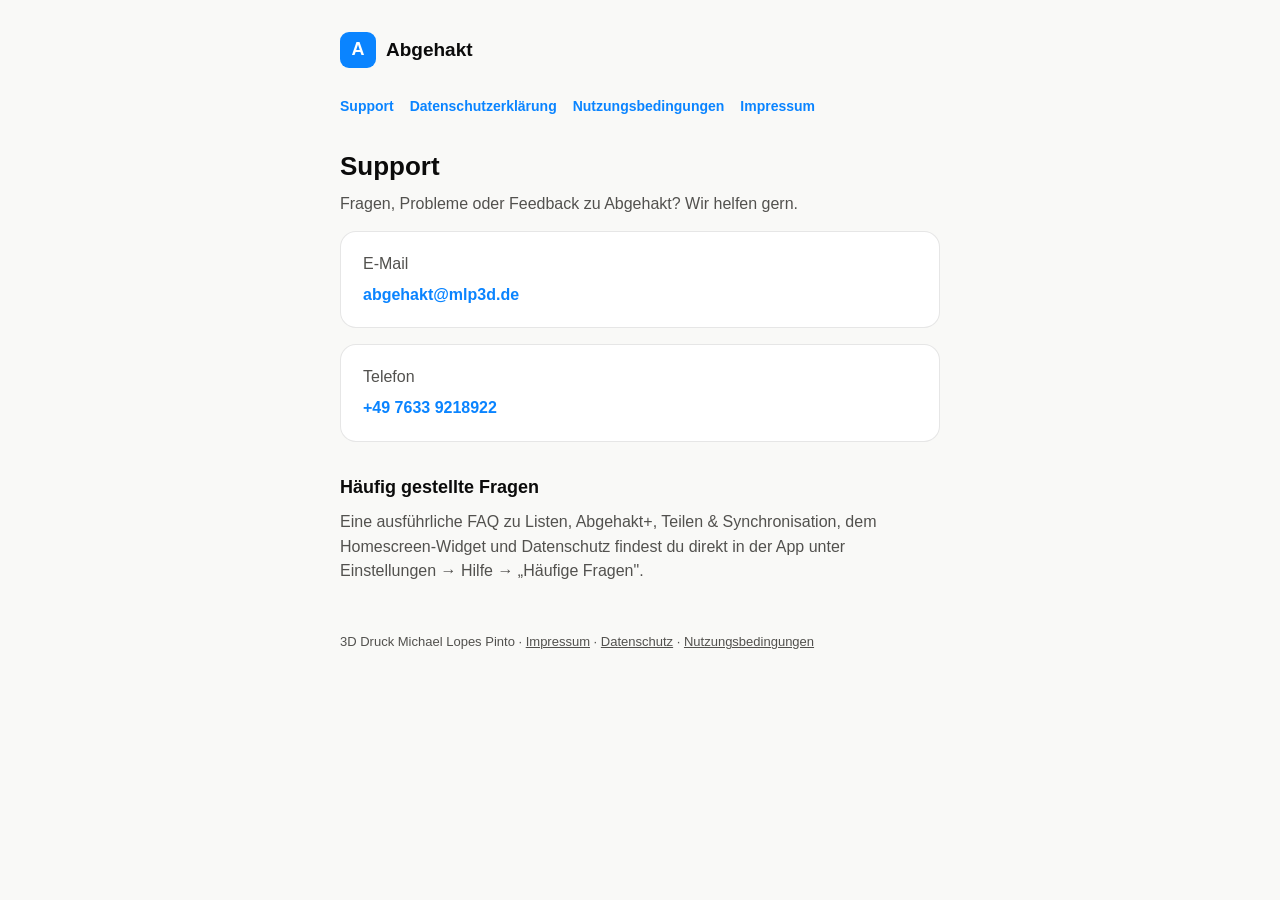
<file: index.html>
<!doctype html>
<html lang="de">
<head>
<meta charset="utf-8">
<meta name="viewport" content="width=device-width, initial-scale=1">
<title>Abgehakt — Support</title>
<link rel="stylesheet" href="style.css">
</head>
<body>
<div class="wrap">
  <header class="top">
    <div class="logo">A</div>
    <div class="name">Abgehakt</div>
  </header>

  <nav class="pages">
    <a href="index.html">Support</a>
    <a href="datenschutz.html">Datenschutzerklärung</a>
    <a href="nutzungsbedingungen.html">Nutzungsbedingungen</a>
    <a href="impressum.html">Impressum</a>
  </nav>

  <h1>Support</h1>
  <p>Fragen, Probleme oder Feedback zu Abgehakt? Wir helfen gern.</p>

  <div class="card">
    <p style="margin-bottom:6px;">E-Mail</p>
    <a href="mailto:abgehakt@mlp3d.de">abgehakt@mlp3d.de</a>
  </div>

  <div class="card">
    <p style="margin-bottom:6px;">Telefon</p>
    <a href="tel:+4976339218922">+49 7633 9218922</a>
  </div>

  <h2>Häufig gestellte Fragen</h2>
  <p>Eine ausführliche FAQ zu Listen, Abgehakt+, Teilen &amp; Synchronisation, dem Homescreen-Widget und Datenschutz findest du direkt in der App unter Einstellungen → Hilfe → „Häufige Fragen".</p>

  <footer>
    3D Druck Michael Lopes Pinto · <a href="impressum.html" style="color:inherit;">Impressum</a> · <a href="datenschutz.html" style="color:inherit;">Datenschutz</a> · <a href="nutzungsbedingungen.html" style="color:inherit;">Nutzungsbedingungen</a>
  </footer>
</div>
</body>
</html>
</file>
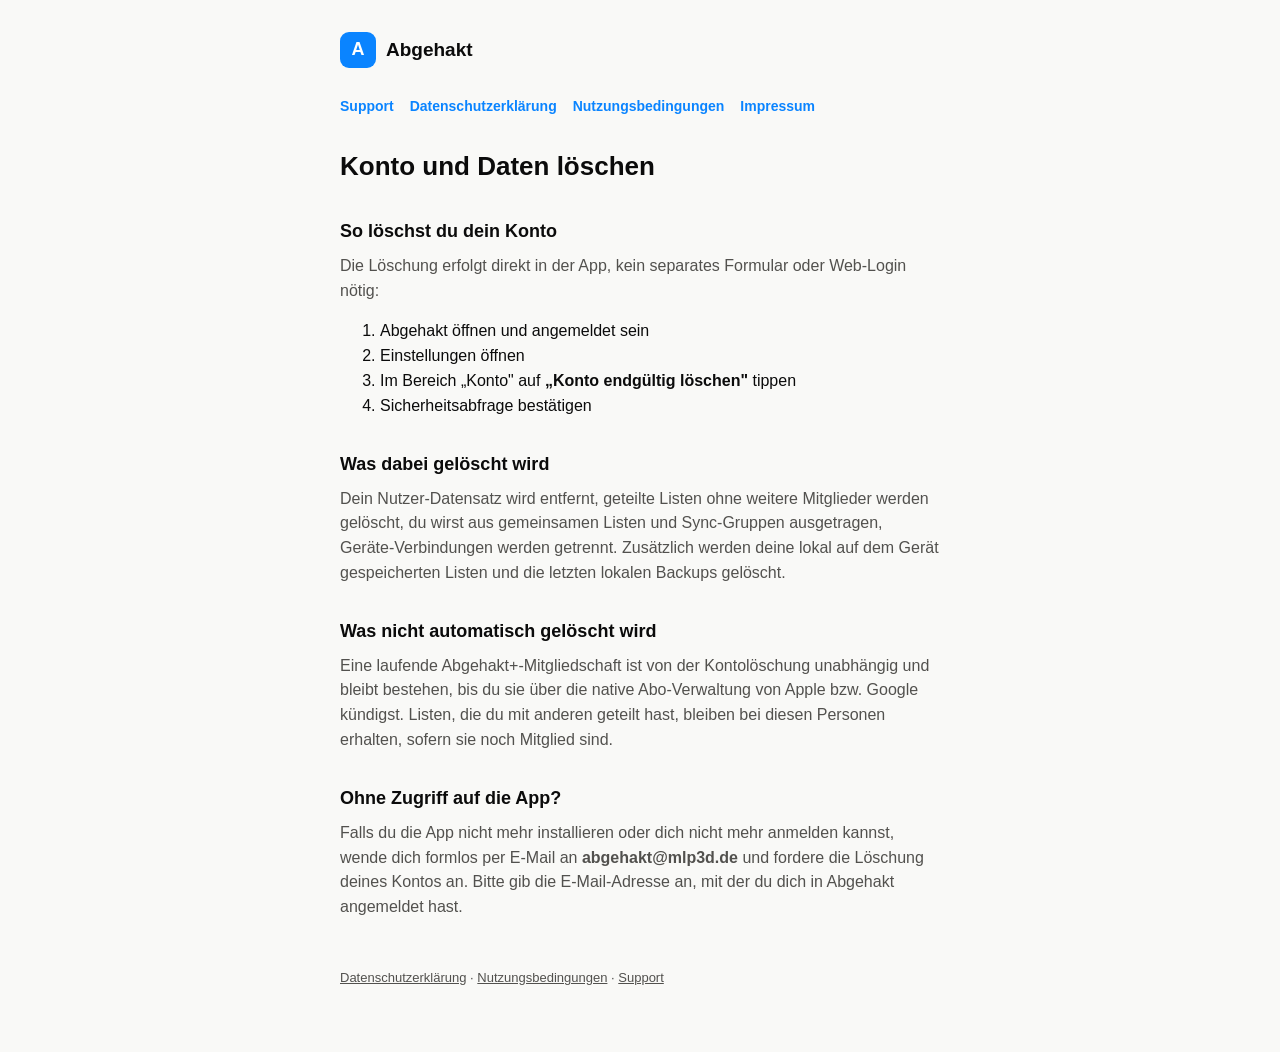
<file: datenloeschung.html>
<!doctype html>
<html lang="de">
<head>
<meta charset="utf-8">
<meta name="viewport" content="width=device-width, initial-scale=1">
<title>Abgehakt — Konto und Daten löschen</title>
<link rel="stylesheet" href="style.css">
</head>
<body>
<div class="wrap">
  <header class="top">
    <div class="logo">A</div>
    <div class="name">Abgehakt</div>
  </header>

  <nav class="pages">
    <a href="index.html">Support</a>
    <a href="datenschutz.html">Datenschutzerklärung</a>
    <a href="nutzungsbedingungen.html">Nutzungsbedingungen</a>
    <a href="impressum.html">Impressum</a>
  </nav>

  <h1>Konto und Daten löschen</h1>

  <h2>So löschst du dein Konto</h2>
  <p>Die Löschung erfolgt direkt in der App, kein separates Formular oder Web-Login nötig:</p>
  <ol>
    <li>Abgehakt öffnen und angemeldet sein</li>
    <li>Einstellungen öffnen</li>
    <li>Im Bereich „Konto" auf <strong>„Konto endgültig löschen"</strong> tippen</li>
    <li>Sicherheitsabfrage bestätigen</li>
  </ol>

  <h2>Was dabei gelöscht wird</h2>
  <p>Dein Nutzer-Datensatz wird entfernt, geteilte Listen ohne weitere Mitglieder werden gelöscht, du wirst aus gemeinsamen Listen und Sync-Gruppen ausgetragen, Geräte-Verbindungen werden getrennt. Zusätzlich werden deine lokal auf dem Gerät gespeicherten Listen und die letzten lokalen Backups gelöscht.</p>

  <h2>Was nicht automatisch gelöscht wird</h2>
  <p>Eine laufende Abgehakt+-Mitgliedschaft ist von der Kontolöschung unabhängig und bleibt bestehen, bis du sie über die native Abo-Verwaltung von Apple bzw. Google kündigst. Listen, die du mit anderen geteilt hast, bleiben bei diesen Personen erhalten, sofern sie noch Mitglied sind.</p>

  <h2>Ohne Zugriff auf die App?</h2>
  <p>Falls du die App nicht mehr installieren oder dich nicht mehr anmelden kannst, wende dich formlos per E-Mail an <strong>abgehakt@mlp3d.de</strong> und fordere die Löschung deines Kontos an. Bitte gib die E-Mail-Adresse an, mit der du dich in Abgehakt angemeldet hast.</p>

  <footer>
    <a href="datenschutz.html" style="color:inherit;">Datenschutzerklärung</a> · <a href="nutzungsbedingungen.html" style="color:inherit;">Nutzungsbedingungen</a> · <a href="index.html" style="color:inherit;">Support</a>
  </footer>
</div>
</body>
</html>
</file>
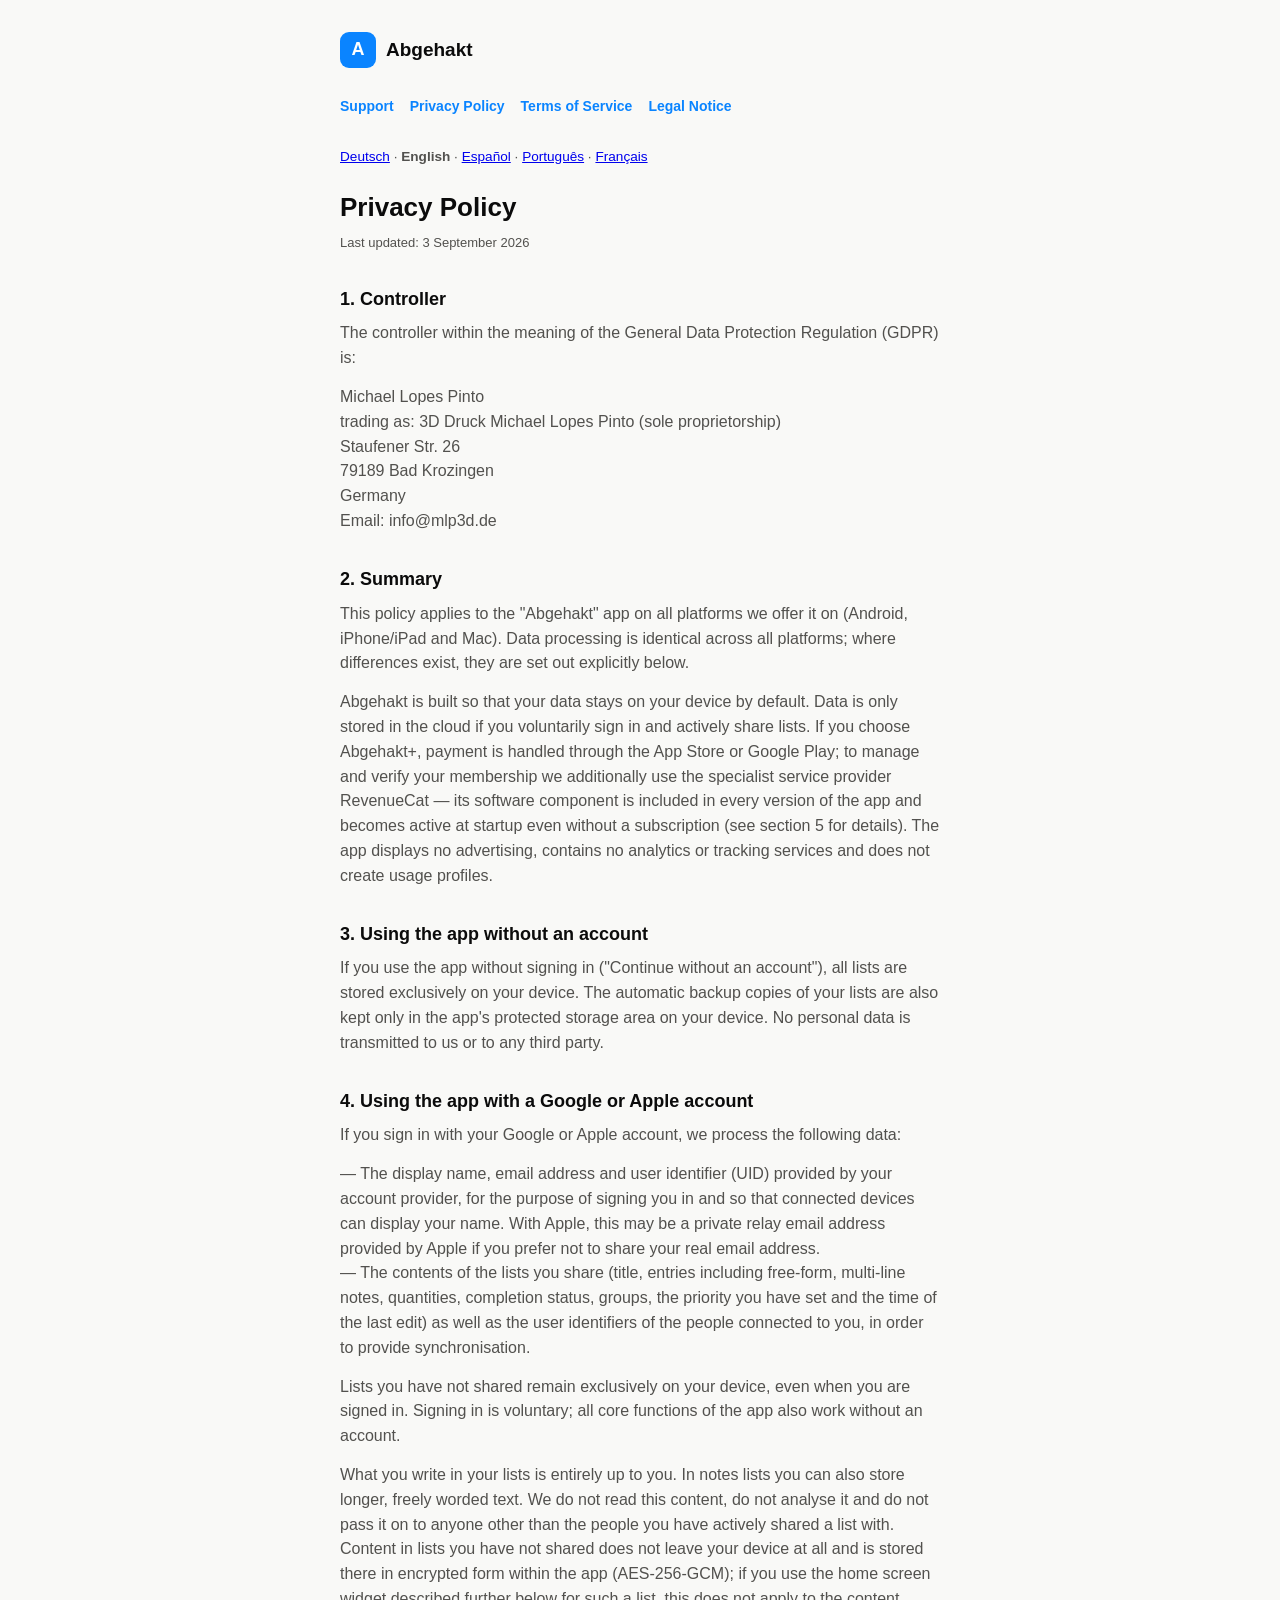
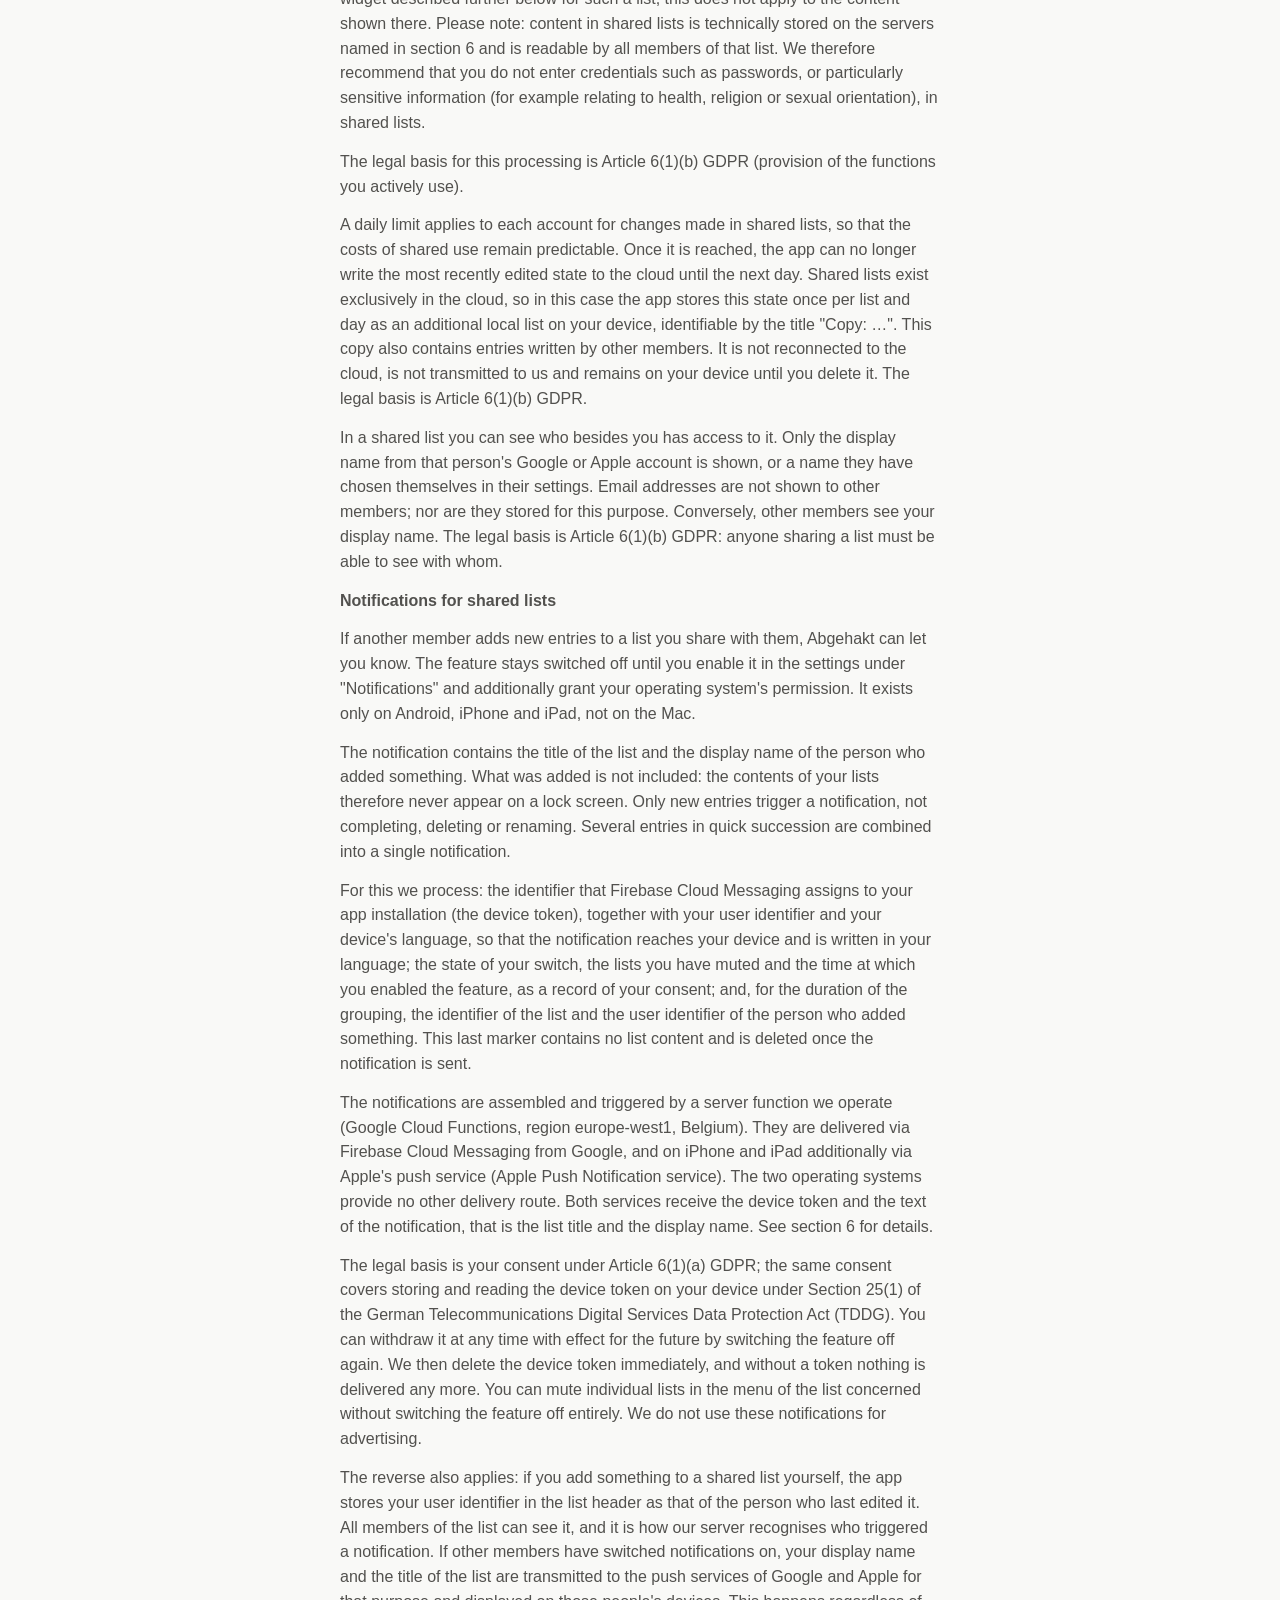
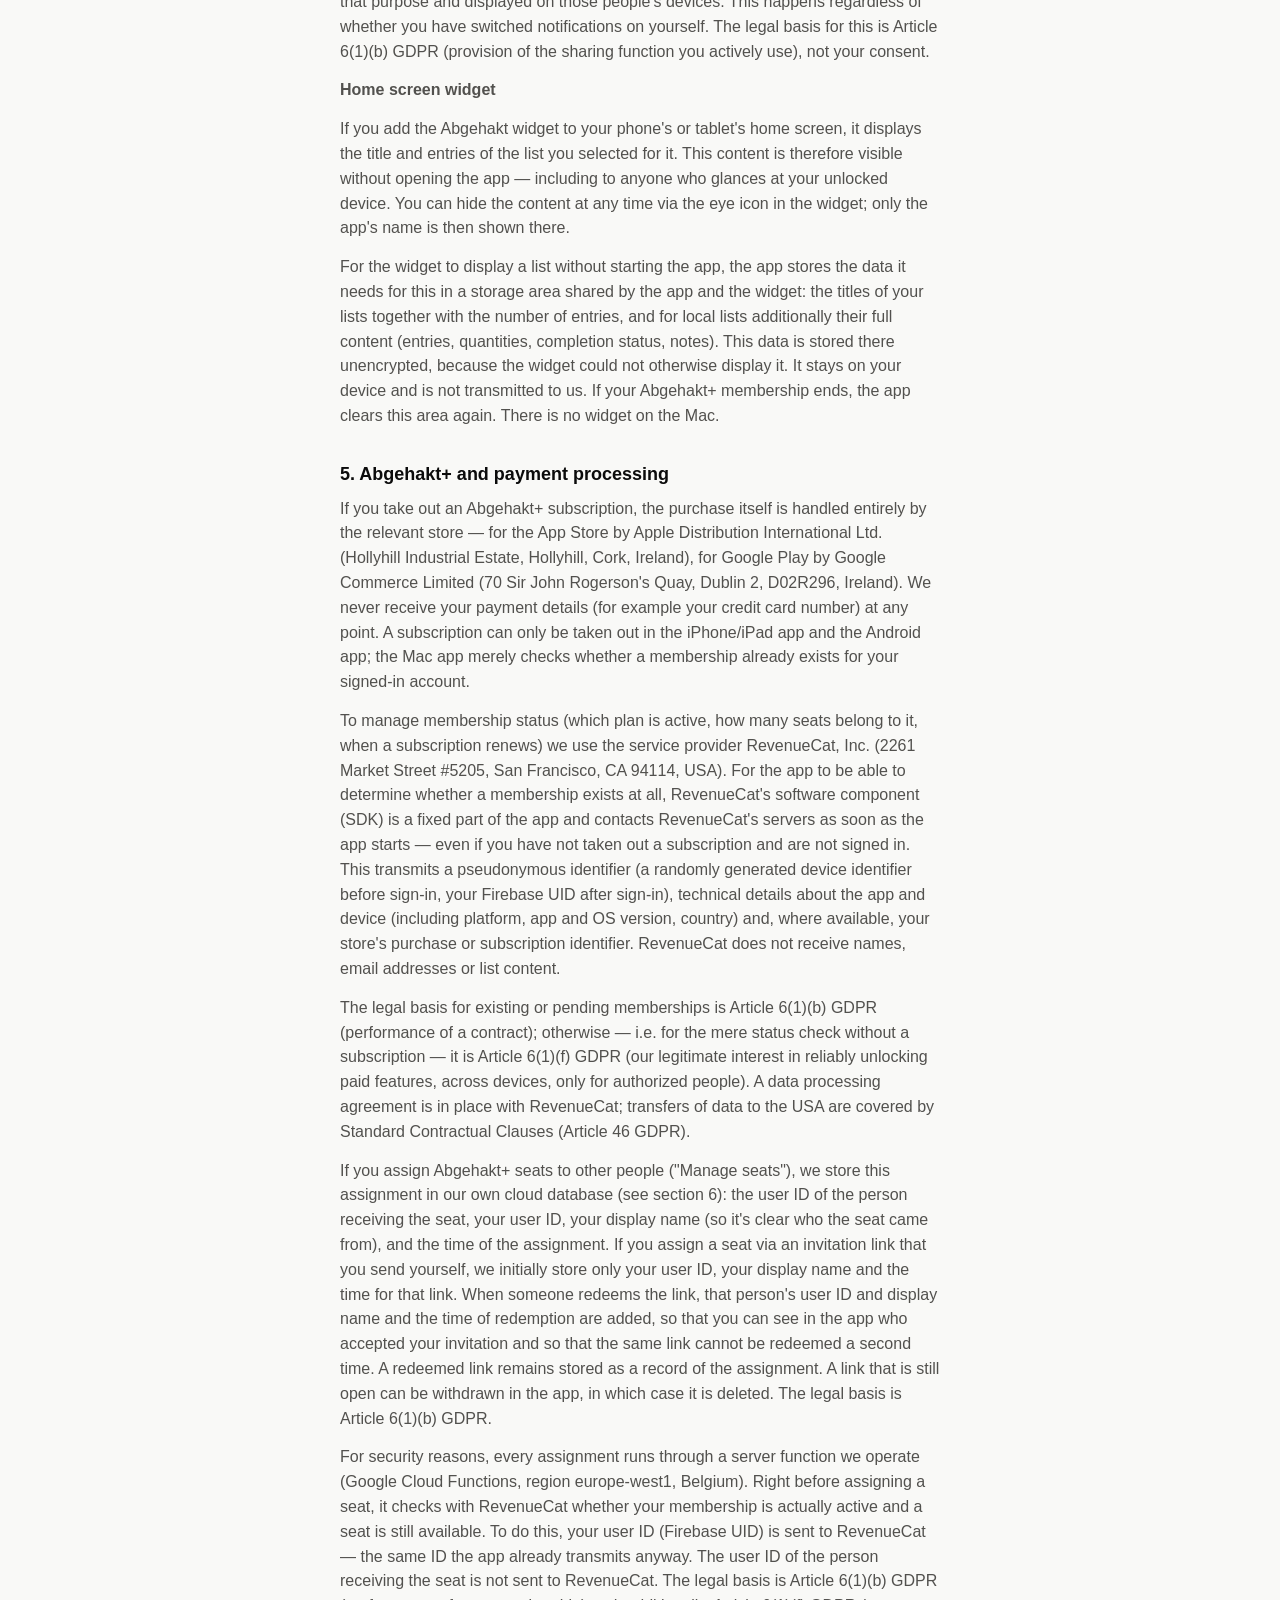
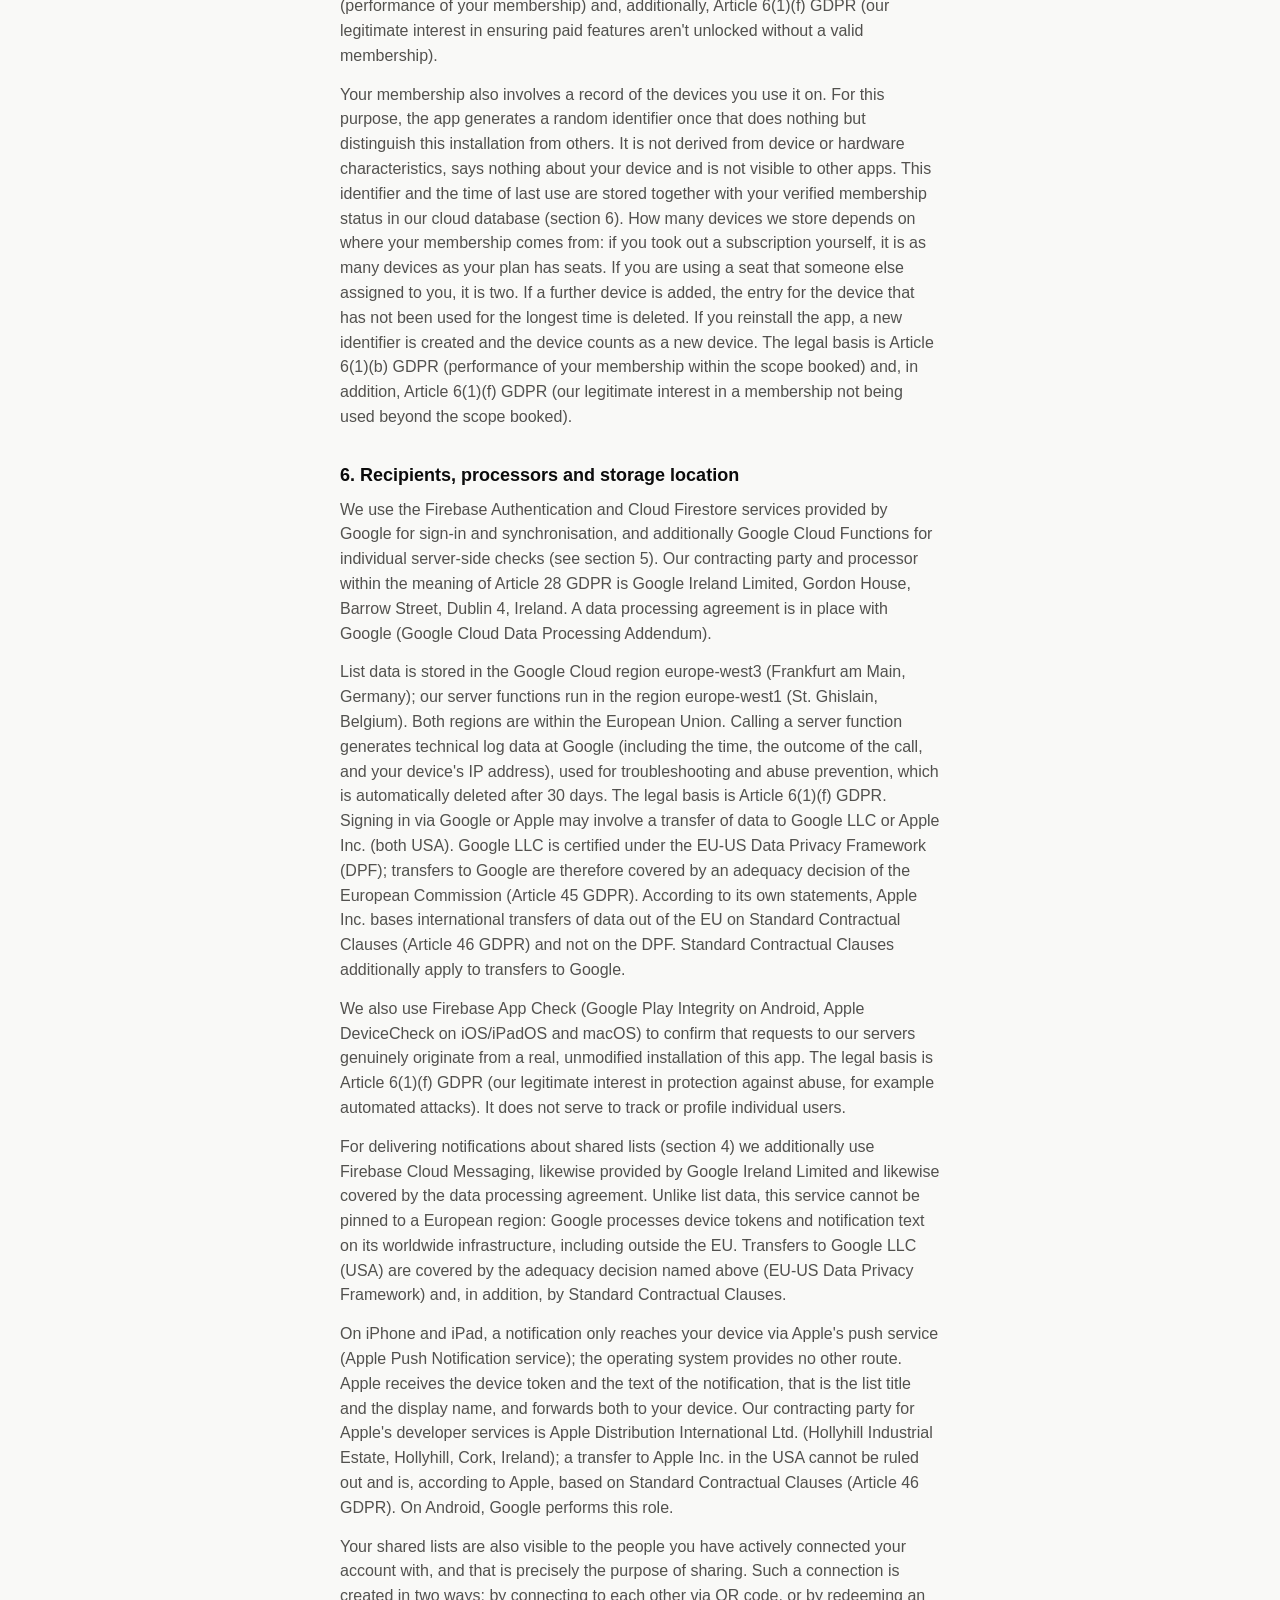
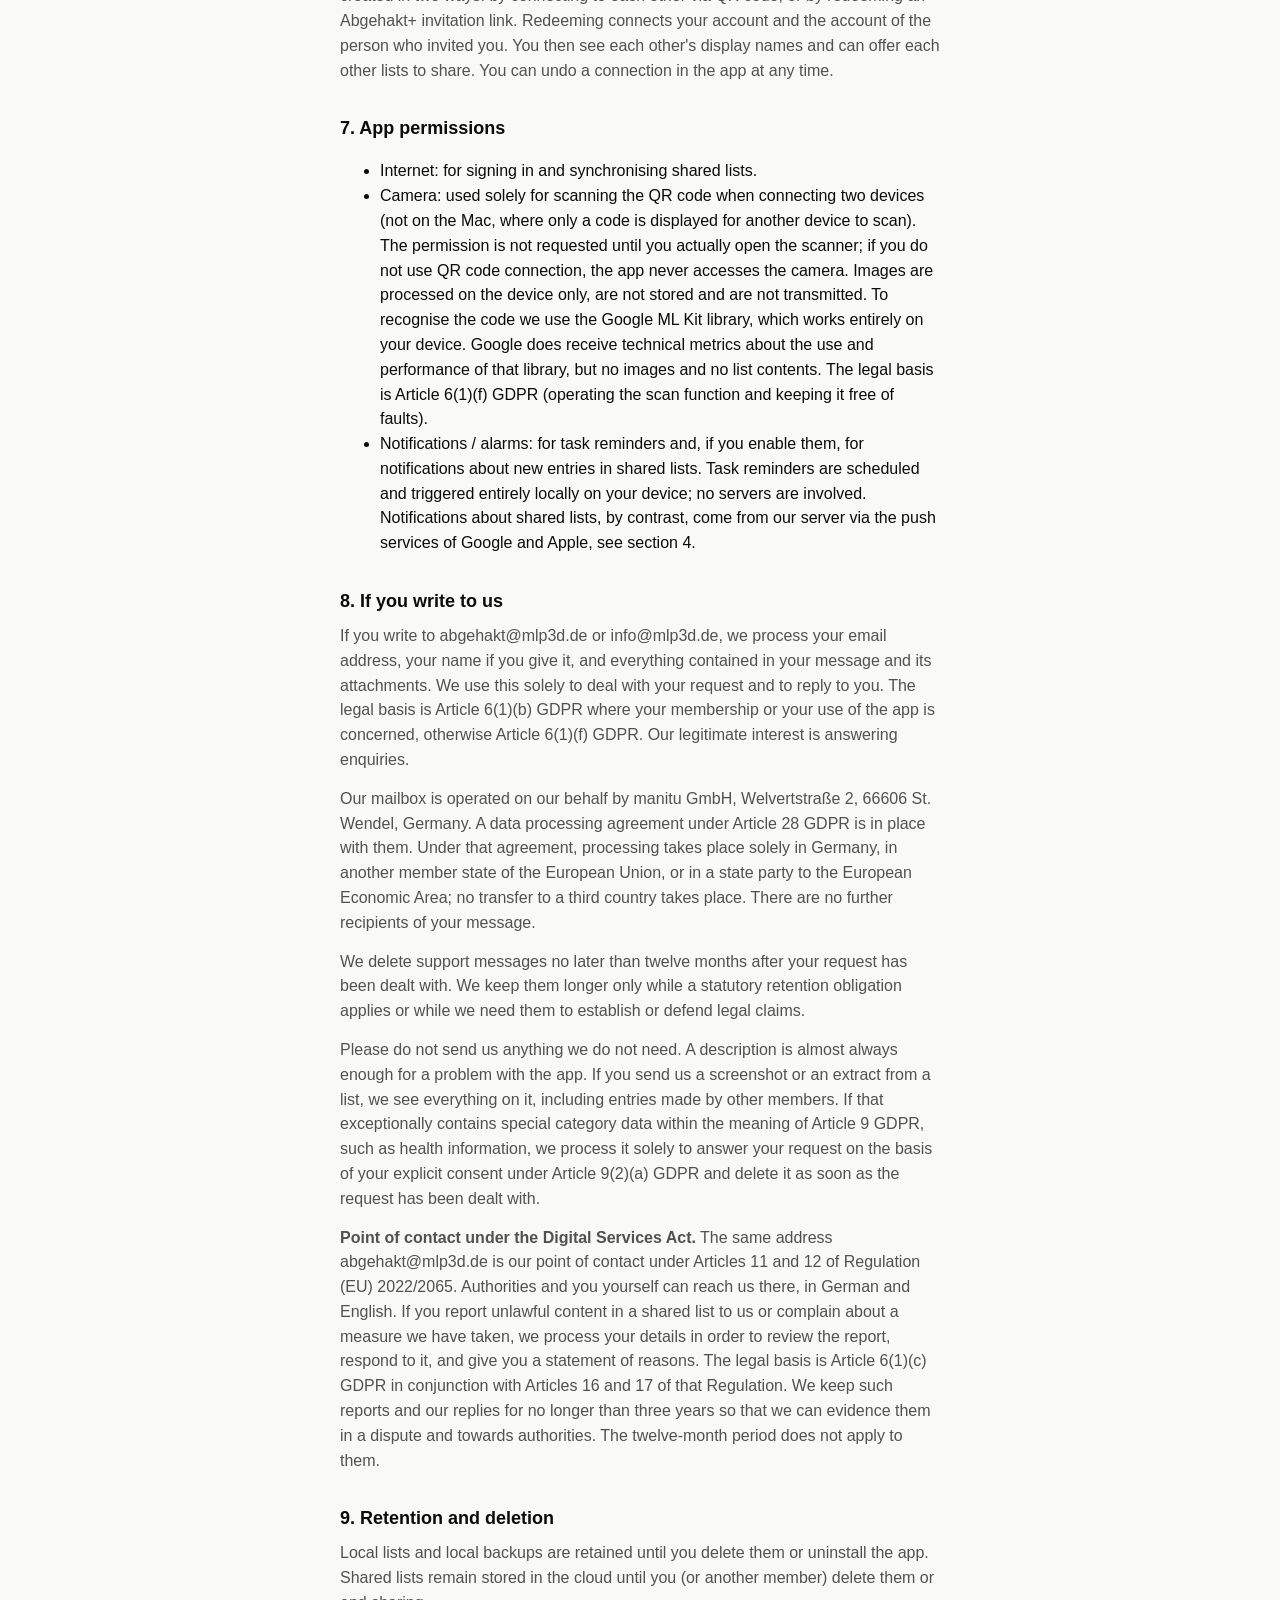
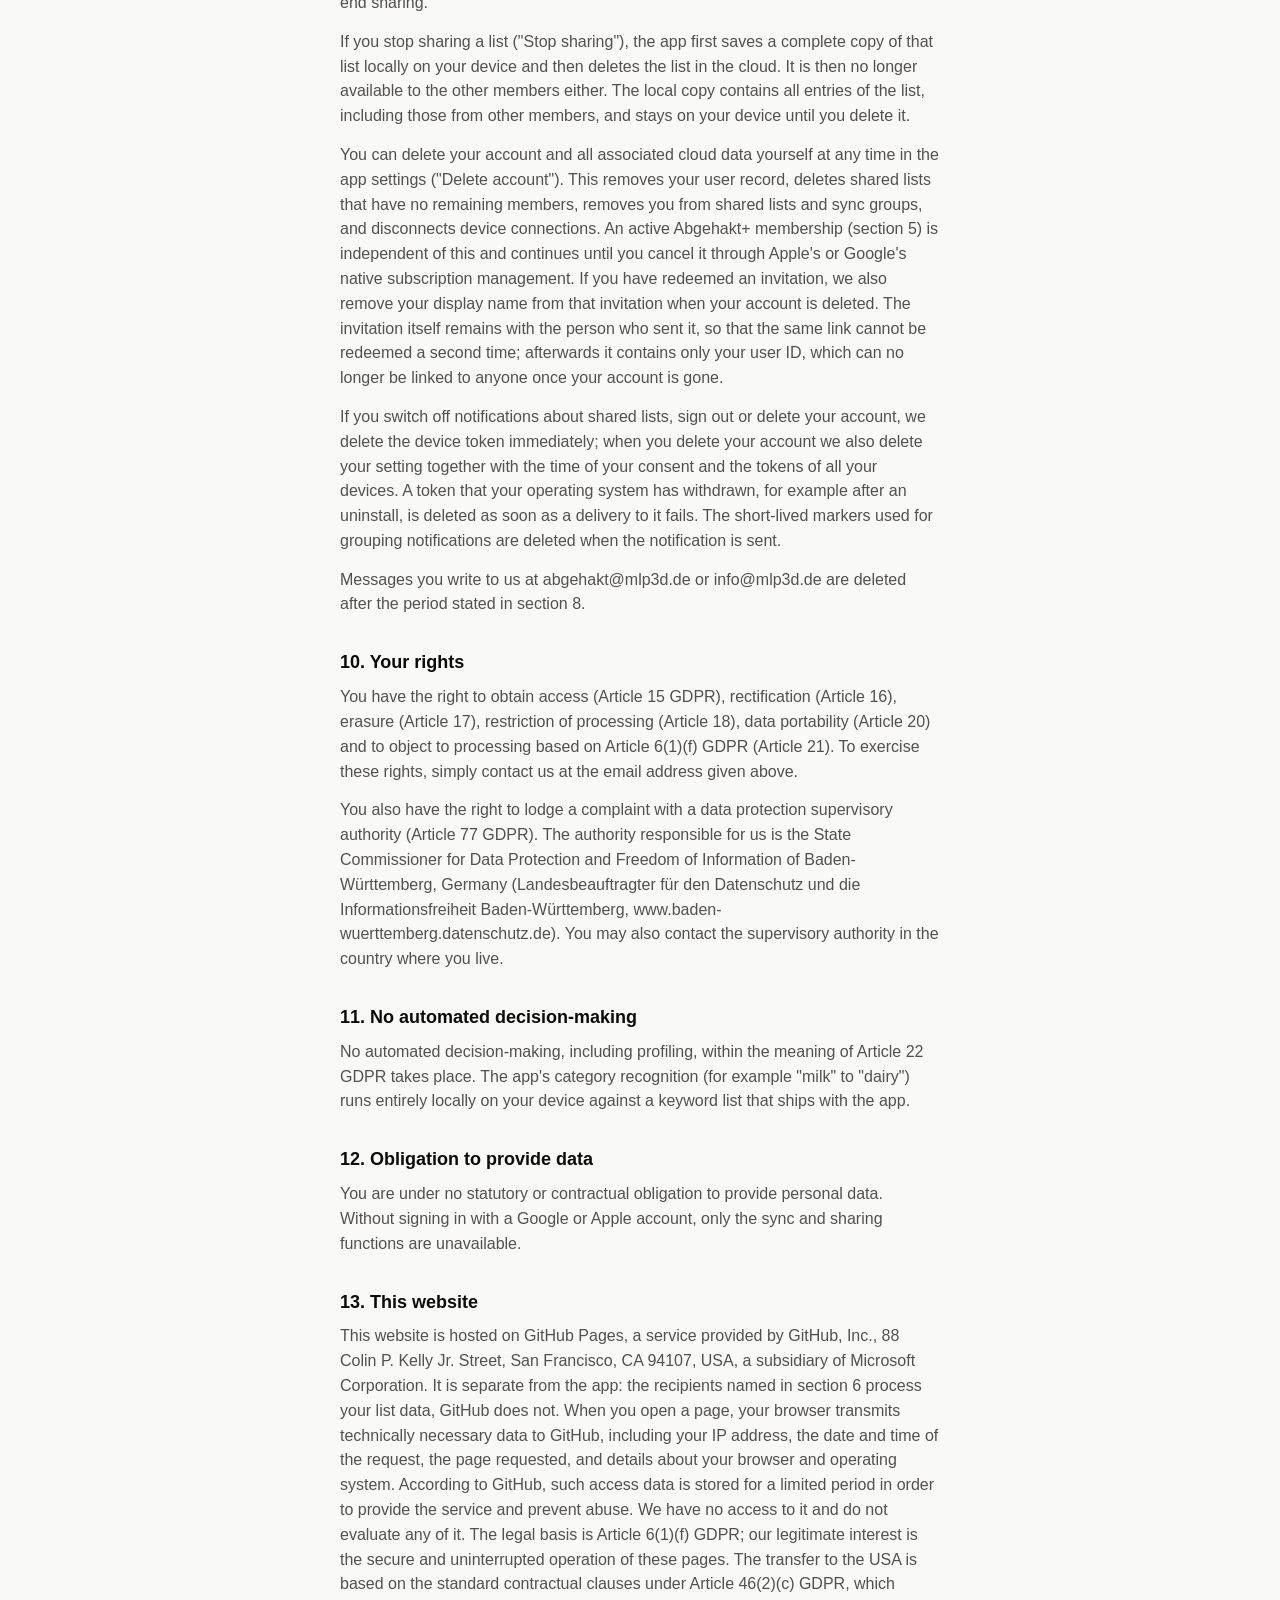
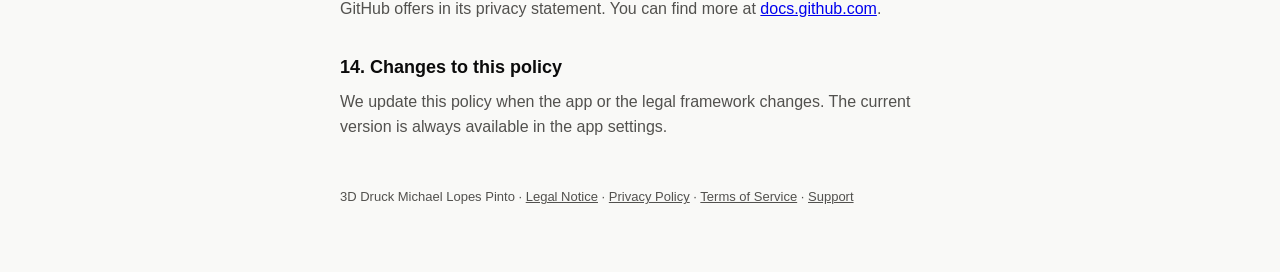
<file: datenschutz-en.html>
<!doctype html>
<html lang="en">
<head>
<meta charset="utf-8">
<meta name="viewport" content="width=device-width, initial-scale=1">
<title>Abgehakt — Privacy Policy</title>
<link rel="stylesheet" href="style.css">
</head>
<body>
<div class="wrap">
  <header class="top">
    <div class="logo">A</div>
    <div class="name">Abgehakt</div>
  </header>

  <nav class="pages">
    <a href="index.html">Support</a>
    <a href="datenschutz-en.html">Privacy Policy</a>
    <a href="nutzungsbedingungen-en.html">Terms of Service</a>
    <a href="impressum.html">Legal Notice</a>
  </nav>

  <p style="font-size:0.85em;margin-bottom:1.5em;"><a href="datenschutz.html">Deutsch</a> · <strong>English</strong> · <a href="datenschutz-es.html">Español</a> · <a href="datenschutz-pt.html">Português</a> · <a href="datenschutz-fr.html">Français</a></p>

  <h1>Privacy Policy</h1>
  <p class="stand" style="margin-top:0;">Last updated: 3 September 2026</p>

  <h2>1. Controller</h2>
  <p>The controller within the meaning of the General Data Protection Regulation (GDPR) is:</p>
  <p>Michael Lopes Pinto<br>
  trading as: 3D Druck Michael Lopes Pinto (sole proprietorship)<br>
  Staufener Str. 26<br>
  79189 Bad Krozingen<br>
  Germany<br>
  Email: info@mlp3d.de</p>
  <h2>2. Summary</h2>
  <p>This policy applies to the "Abgehakt" app on all platforms we offer it on (Android, iPhone/iPad and Mac). Data processing is identical across all platforms; where differences exist, they are set out explicitly below.</p>
  <p>Abgehakt is built so that your data stays on your device by default. Data is only stored in the cloud if you voluntarily sign in and actively share lists. If you choose Abgehakt+, payment is handled through the App Store or Google Play; to manage and verify your membership we additionally use the specialist service provider RevenueCat — its software component is included in every version of the app and becomes active at startup even without a subscription (see section 5 for details). The app displays no advertising, contains no analytics or tracking services and does not create usage profiles.</p>
  <h2>3. Using the app without an account</h2>
  <p>If you use the app without signing in ("Continue without an account"), all lists are stored exclusively on your device. The automatic backup copies of your lists are also kept only in the app's protected storage area on your device. No personal data is transmitted to us or to any third party.</p>
  <h2>4. Using the app with a Google or Apple account</h2>
  <p>If you sign in with your Google or Apple account, we process the following data:</p>
  <p>— The display name, email address and user identifier (UID) provided by your account provider, for the purpose of signing you in and so that connected devices can display your name. With Apple, this may be a private relay email address provided by Apple if you prefer not to share your real email address.<br>
  — The contents of the lists you share (title, entries including free-form, multi-line notes, quantities, completion status, groups, the priority you have set and the time of the last edit) as well as the user identifiers of the people connected to you, in order to provide synchronisation.</p>
  <p>Lists you have not shared remain exclusively on your device, even when you are signed in. Signing in is voluntary; all core functions of the app also work without an account.</p>
  <p>What you write in your lists is entirely up to you. In notes lists you can also store longer, freely worded text. We do not read this content, do not analyse it and do not pass it on to anyone other than the people you have actively shared a list with. Content in lists you have not shared does not leave your device at all and is stored there in encrypted form within the app (AES-256-GCM); if you use the home screen widget described further below for such a list, this does not apply to the content shown there. Please note: content in shared lists is technically stored on the servers named in section 6 and is readable by all members of that list. We therefore recommend that you do not enter credentials such as passwords, or particularly sensitive information (for example relating to health, religion or sexual orientation), in shared lists.</p>
  <p>The legal basis for this processing is Article 6(1)(b) GDPR (provision of the functions you actively use).</p>
  <p>A daily limit applies to each account for changes made in shared lists, so that the costs of shared use remain predictable. Once it is reached, the app can no longer write the most recently edited state to the cloud until the next day. Shared lists exist exclusively in the cloud, so in this case the app stores this state once per list and day as an additional local list on your device, identifiable by the title "Copy: …". This copy also contains entries written by other members. It is not reconnected to the cloud, is not transmitted to us and remains on your device until you delete it. The legal basis is Article 6(1)(b) GDPR.</p>
  <p>In a shared list you can see who besides you has access to it. Only the display name from that person's Google or Apple account is shown, or a name they have chosen themselves in their settings. Email addresses are not shown to other members; nor are they stored for this purpose. Conversely, other members see your display name. The legal basis is Article 6(1)(b) GDPR: anyone sharing a list must be able to see with whom.</p>
  <p><strong>Notifications for shared lists</strong></p>
  <p>If another member adds new entries to a list you share with them, Abgehakt can let you know. The feature stays switched off until you enable it in the settings under "Notifications" and additionally grant your operating system's permission. It exists only on Android, iPhone and iPad, not on the Mac.</p>
  <p>The notification contains the title of the list and the display name of the person who added something. What was added is not included: the contents of your lists therefore never appear on a lock screen. Only new entries trigger a notification, not completing, deleting or renaming. Several entries in quick succession are combined into a single notification.</p>
  <p>For this we process: the identifier that Firebase Cloud Messaging assigns to your app installation (the device token), together with your user identifier and your device's language, so that the notification reaches your device and is written in your language; the state of your switch, the lists you have muted and the time at which you enabled the feature, as a record of your consent; and, for the duration of the grouping, the identifier of the list and the user identifier of the person who added something. This last marker contains no list content and is deleted once the notification is sent.</p>
  <p>The notifications are assembled and triggered by a server function we operate (Google Cloud Functions, region europe-west1, Belgium). They are delivered via Firebase Cloud Messaging from Google, and on iPhone and iPad additionally via Apple's push service (Apple Push Notification service). The two operating systems provide no other delivery route. Both services receive the device token and the text of the notification, that is the list title and the display name. See section 6 for details.</p>
  <p>The legal basis is your consent under Article 6(1)(a) GDPR; the same consent covers storing and reading the device token on your device under Section 25(1) of the German Telecommunications Digital Services Data Protection Act (TDDG). You can withdraw it at any time with effect for the future by switching the feature off again. We then delete the device token immediately, and without a token nothing is delivered any more. You can mute individual lists in the menu of the list concerned without switching the feature off entirely. We do not use these notifications for advertising.</p>
  <p>The reverse also applies: if you add something to a shared list yourself, the app stores your user identifier in the list header as that of the person who last edited it. All members of the list can see it, and it is how our server recognises who triggered a notification. If other members have switched notifications on, your display name and the title of the list are transmitted to the push services of Google and Apple for that purpose and displayed on those people's devices. This happens regardless of whether you have switched notifications on yourself. The legal basis for this is Article 6(1)(b) GDPR (provision of the sharing function you actively use), not your consent.</p>
  <p><strong>Home screen widget</strong></p>
  <p>If you add the Abgehakt widget to your phone's or tablet's home screen, it displays the title and entries of the list you selected for it. This content is therefore visible without opening the app — including to anyone who glances at your unlocked device. You can hide the content at any time via the eye icon in the widget; only the app's name is then shown there.</p>
  <p>For the widget to display a list without starting the app, the app stores the data it needs for this in a storage area shared by the app and the widget: the titles of your lists together with the number of entries, and for local lists additionally their full content (entries, quantities, completion status, notes). This data is stored there unencrypted, because the widget could not otherwise display it. It stays on your device and is not transmitted to us. If your Abgehakt+ membership ends, the app clears this area again. There is no widget on the Mac.</p>
  <h2>5. Abgehakt+ and payment processing</h2>
  <p>If you take out an Abgehakt+ subscription, the purchase itself is handled entirely by the relevant store — for the App Store by Apple Distribution International Ltd. (Hollyhill Industrial Estate, Hollyhill, Cork, Ireland), for Google Play by Google Commerce Limited (70 Sir John Rogerson's Quay, Dublin 2, D02R296, Ireland). We never receive your payment details (for example your credit card number) at any point. A subscription can only be taken out in the iPhone/iPad app and the Android app; the Mac app merely checks whether a membership already exists for your signed-in account.</p>
  <p>To manage membership status (which plan is active, how many seats belong to it, when a subscription renews) we use the service provider RevenueCat, Inc. (2261 Market Street #5205, San Francisco, CA 94114, USA). For the app to be able to determine whether a membership exists at all, RevenueCat's software component (SDK) is a fixed part of the app and contacts RevenueCat's servers as soon as the app starts — even if you have not taken out a subscription and are not signed in. This transmits a pseudonymous identifier (a randomly generated device identifier before sign-in, your Firebase UID after sign-in), technical details about the app and device (including platform, app and OS version, country) and, where available, your store's purchase or subscription identifier. RevenueCat does not receive names, email addresses or list content.</p>
  <p>The legal basis for existing or pending memberships is Article 6(1)(b) GDPR (performance of a contract); otherwise — i.e. for the mere status check without a subscription — it is Article 6(1)(f) GDPR (our legitimate interest in reliably unlocking paid features, across devices, only for authorized people). A data processing agreement is in place with RevenueCat; transfers of data to the USA are covered by Standard Contractual Clauses (Article 46 GDPR).</p>
  <p>If you assign Abgehakt+ seats to other people ("Manage seats"), we store this assignment in our own cloud database (see section 6): the user ID of the person receiving the seat, your user ID, your display name (so it's clear who the seat came from), and the time of the assignment. If you assign a seat via an invitation link that you send yourself, we initially store only your user ID, your display name and the time for that link. When someone redeems the link, that person's user ID and display name and the time of redemption are added, so that you can see in the app who accepted your invitation and so that the same link cannot be redeemed a second time. A redeemed link remains stored as a record of the assignment. A link that is still open can be withdrawn in the app, in which case it is deleted. The legal basis is Article 6(1)(b) GDPR.</p>
  <p>For security reasons, every assignment runs through a server function we operate (Google Cloud Functions, region europe-west1, Belgium). Right before assigning a seat, it checks with RevenueCat whether your membership is actually active and a seat is still available. To do this, your user ID (Firebase UID) is sent to RevenueCat — the same ID the app already transmits anyway. The user ID of the person receiving the seat is not sent to RevenueCat. The legal basis is Article 6(1)(b) GDPR (performance of your membership) and, additionally, Article 6(1)(f) GDPR (our legitimate interest in ensuring paid features aren't unlocked without a valid membership).</p>
  <p>Your membership also involves a record of the devices you use it on. For this purpose, the app generates a random identifier once that does nothing but distinguish this installation from others. It is not derived from device or hardware characteristics, says nothing about your device and is not visible to other apps. This identifier and the time of last use are stored together with your verified membership status in our cloud database (section 6). How many devices we store depends on where your membership comes from: if you took out a subscription yourself, it is as many devices as your plan has seats. If you are using a seat that someone else assigned to you, it is two. If a further device is added, the entry for the device that has not been used for the longest time is deleted. If you reinstall the app, a new identifier is created and the device counts as a new device. The legal basis is Article 6(1)(b) GDPR (performance of your membership within the scope booked) and, in addition, Article 6(1)(f) GDPR (our legitimate interest in a membership not being used beyond the scope booked).</p>
  <h2>6. Recipients, processors and storage location</h2>
  <p>We use the Firebase Authentication and Cloud Firestore services provided by Google for sign-in and synchronisation, and additionally Google Cloud Functions for individual server-side checks (see section 5). Our contracting party and processor within the meaning of Article 28 GDPR is Google Ireland Limited, Gordon House, Barrow Street, Dublin 4, Ireland. A data processing agreement is in place with Google (Google Cloud Data Processing Addendum).</p>
  <p>List data is stored in the Google Cloud region europe-west3 (Frankfurt am Main, Germany); our server functions run in the region europe-west1 (St. Ghislain, Belgium). Both regions are within the European Union. Calling a server function generates technical log data at Google (including the time, the outcome of the call, and your device's IP address), used for troubleshooting and abuse prevention, which is automatically deleted after 30 days. The legal basis is Article 6(1)(f) GDPR. Signing in via Google or Apple may involve a transfer of data to Google LLC or Apple Inc. (both USA). Google LLC is certified under the EU-US Data Privacy Framework (DPF); transfers to Google are therefore covered by an adequacy decision of the European Commission (Article 45 GDPR). According to its own statements, Apple Inc. bases international transfers of data out of the EU on Standard Contractual Clauses (Article 46 GDPR) and not on the DPF. Standard Contractual Clauses additionally apply to transfers to Google.</p>
  <p>We also use Firebase App Check (Google Play Integrity on Android, Apple DeviceCheck on iOS/iPadOS and macOS) to confirm that requests to our servers genuinely originate from a real, unmodified installation of this app. The legal basis is Article 6(1)(f) GDPR (our legitimate interest in protection against abuse, for example automated attacks). It does not serve to track or profile individual users.</p>
  <p>For delivering notifications about shared lists (section 4) we additionally use Firebase Cloud Messaging, likewise provided by Google Ireland Limited and likewise covered by the data processing agreement. Unlike list data, this service cannot be pinned to a European region: Google processes device tokens and notification text on its worldwide infrastructure, including outside the EU. Transfers to Google LLC (USA) are covered by the adequacy decision named above (EU-US Data Privacy Framework) and, in addition, by Standard Contractual Clauses.</p>
  <p>On iPhone and iPad, a notification only reaches your device via Apple's push service (Apple Push Notification service); the operating system provides no other route. Apple receives the device token and the text of the notification, that is the list title and the display name, and forwards both to your device. Our contracting party for Apple's developer services is Apple Distribution International Ltd. (Hollyhill Industrial Estate, Hollyhill, Cork, Ireland); a transfer to Apple Inc. in the USA cannot be ruled out and is, according to Apple, based on Standard Contractual Clauses (Article 46 GDPR). On Android, Google performs this role.</p>
  <p>Your shared lists are also visible to the people you have actively connected your account with, and that is precisely the purpose of sharing. Such a connection is created in two ways: by connecting to each other via QR code, or by redeeming an Abgehakt+ invitation link. Redeeming connects your account and the account of the person who invited you. You then see each other's display names and can offer each other lists to share. You can undo a connection in the app at any time.</p>

  <h2>7. App permissions</h2>
  <ul><li>Internet: for signing in and synchronising shared lists.</li><li>Camera: used solely for scanning the QR code when connecting two devices (not on the Mac, where only a code is displayed for another device to scan). The permission is not requested until you actually open the scanner; if you do not use QR code connection, the app never accesses the camera. Images are processed on the device only, are not stored and are not transmitted. To recognise the code we use the Google ML Kit library, which works entirely on your device. Google does receive technical metrics about the use and performance of that library, but no images and no list contents. The legal basis is Article 6(1)(f) GDPR (operating the scan function and keeping it free of faults).</li><li>Notifications / alarms: for task reminders and, if you enable them, for notifications about new entries in shared lists. Task reminders are scheduled and triggered entirely locally on your device; no servers are involved. Notifications about shared lists, by contrast, come from our server via the push services of Google and Apple, see section 4.</li></ul>

  <h2>8. If you write to us</h2>
  <p>If you write to abgehakt@mlp3d.de or info@mlp3d.de, we process your email address, your name if you give it, and everything contained in your message and its attachments. We use this solely to deal with your request and to reply to you. The legal basis is Article 6(1)(b) GDPR where your membership or your use of the app is concerned, otherwise Article 6(1)(f) GDPR. Our legitimate interest is answering enquiries.</p>
  <p>Our mailbox is operated on our behalf by manitu GmbH, Welvertstra&szlig;e 2, 66606 St. Wendel, Germany. A data processing agreement under Article 28 GDPR is in place with them. Under that agreement, processing takes place solely in Germany, in another member state of the European Union, or in a state party to the European Economic Area; no transfer to a third country takes place. There are no further recipients of your message.</p>
  <p>We delete support messages no later than twelve months after your request has been dealt with. We keep them longer only while a statutory retention obligation applies or while we need them to establish or defend legal claims.</p>
  <p>Please do not send us anything we do not need. A description is almost always enough for a problem with the app. If you send us a screenshot or an extract from a list, we see everything on it, including entries made by other members. If that exceptionally contains special category data within the meaning of Article 9 GDPR, such as health information, we process it solely to answer your request on the basis of your explicit consent under Article 9(2)(a) GDPR and delete it as soon as the request has been dealt with.</p>
  <p><strong>Point of contact under the Digital Services Act.</strong> The same address abgehakt@mlp3d.de is our point of contact under Articles 11 and 12 of Regulation (EU) 2022/2065. Authorities and you yourself can reach us there, in German and English. If you report unlawful content in a shared list to us or complain about a measure we have taken, we process your details in order to review the report, respond to it, and give you a statement of reasons. The legal basis is Article 6(1)(c) GDPR in conjunction with Articles 16 and 17 of that Regulation. We keep such reports and our replies for no longer than three years so that we can evidence them in a dispute and towards authorities. The twelve-month period does not apply to them.</p>

  <h2>9. Retention and deletion</h2>
  <p>Local lists and local backups are retained until you delete them or uninstall the app. Shared lists remain stored in the cloud until you (or another member) delete them or end sharing.</p>
  <p>If you stop sharing a list ("Stop sharing"), the app first saves a complete copy of that list locally on your device and then deletes the list in the cloud. It is then no longer available to the other members either. The local copy contains all entries of the list, including those from other members, and stays on your device until you delete it.</p>
  <p>You can delete your account and all associated cloud data yourself at any time in the app settings ("Delete account"). This removes your user record, deletes shared lists that have no remaining members, removes you from shared lists and sync groups, and disconnects device connections. An active Abgehakt+ membership (section 5) is independent of this and continues until you cancel it through Apple's or Google's native subscription management. If you have redeemed an invitation, we also remove your display name from that invitation when your account is deleted. The invitation itself remains with the person who sent it, so that the same link cannot be redeemed a second time; afterwards it contains only your user ID, which can no longer be linked to anyone once your account is gone.</p>
  <p>If you switch off notifications about shared lists, sign out or delete your account, we delete the device token immediately; when you delete your account we also delete your setting together with the time of your consent and the tokens of all your devices. A token that your operating system has withdrawn, for example after an uninstall, is deleted as soon as a delivery to it fails. The short-lived markers used for grouping notifications are deleted when the notification is sent.</p>
  <p>Messages you write to us at abgehakt@mlp3d.de or info@mlp3d.de are deleted after the period stated in section 8.</p>
  <h2>10. Your rights</h2>
  <p>You have the right to obtain access (Article 15 GDPR), rectification (Article 16), erasure (Article 17), restriction of processing (Article 18), data portability (Article 20) and to object to processing based on Article 6(1)(f) GDPR (Article 21). To exercise these rights, simply contact us at the email address given above.</p>
  <p>You also have the right to lodge a complaint with a data protection supervisory authority (Article 77 GDPR). The authority responsible for us is the State Commissioner for Data Protection and Freedom of Information of Baden-Württemberg, Germany (Landesbeauftragter für den Datenschutz und die Informationsfreiheit Baden-Württemberg, www.baden-wuerttemberg.datenschutz.de). You may also contact the supervisory authority in the country where you live.</p>
  <h2>11. No automated decision-making</h2>
  <p>No automated decision-making, including profiling, within the meaning of Article 22 GDPR takes place. The app's category recognition (for example "milk" to "dairy") runs entirely locally on your device against a keyword list that ships with the app.</p>
  <h2>12. Obligation to provide data</h2>
  <p>You are under no statutory or contractual obligation to provide personal data. Without signing in with a Google or Apple account, only the sync and sharing functions are unavailable.</p>
  <h2>13. This website</h2>
  <p>This website is hosted on GitHub Pages, a service provided by GitHub, Inc., 88 Colin P. Kelly Jr. Street, San Francisco, CA 94107, USA, a subsidiary of Microsoft Corporation. It is separate from the app: the recipients named in section 6 process your list data, GitHub does not. When you open a page, your browser transmits technically necessary data to GitHub, including your IP address, the date and time of the request, the page requested, and details about your browser and operating system. According to GitHub, such access data is stored for a limited period in order to provide the service and prevent abuse. We have no access to it and do not evaluate any of it. The legal basis is Article 6(1)(f) GDPR; our legitimate interest is the secure and uninterrupted operation of these pages. The transfer to the USA is based on the standard contractual clauses under Article 46(2)(c) GDPR, which GitHub offers in its privacy statement. You can find more at <a href="https://docs.github.com/site-policy/privacy-policies/github-general-privacy-statement">docs.github.com</a>.</p>

  <h2>14. Changes to this policy</h2>
  <p>We update this policy when the app or the legal framework changes. The current version is always available in the app settings.</p>

  <footer>
    3D Druck Michael Lopes Pinto · <a href="impressum.html" style="color:inherit;">Legal Notice</a> · <a href="datenschutz-en.html" style="color:inherit;">Privacy Policy</a> · <a href="nutzungsbedingungen-en.html" style="color:inherit;">Terms of Service</a> · <a href="index.html" style="color:inherit;">Support</a>
  </footer>
</div>
</body>
</html>
</file>
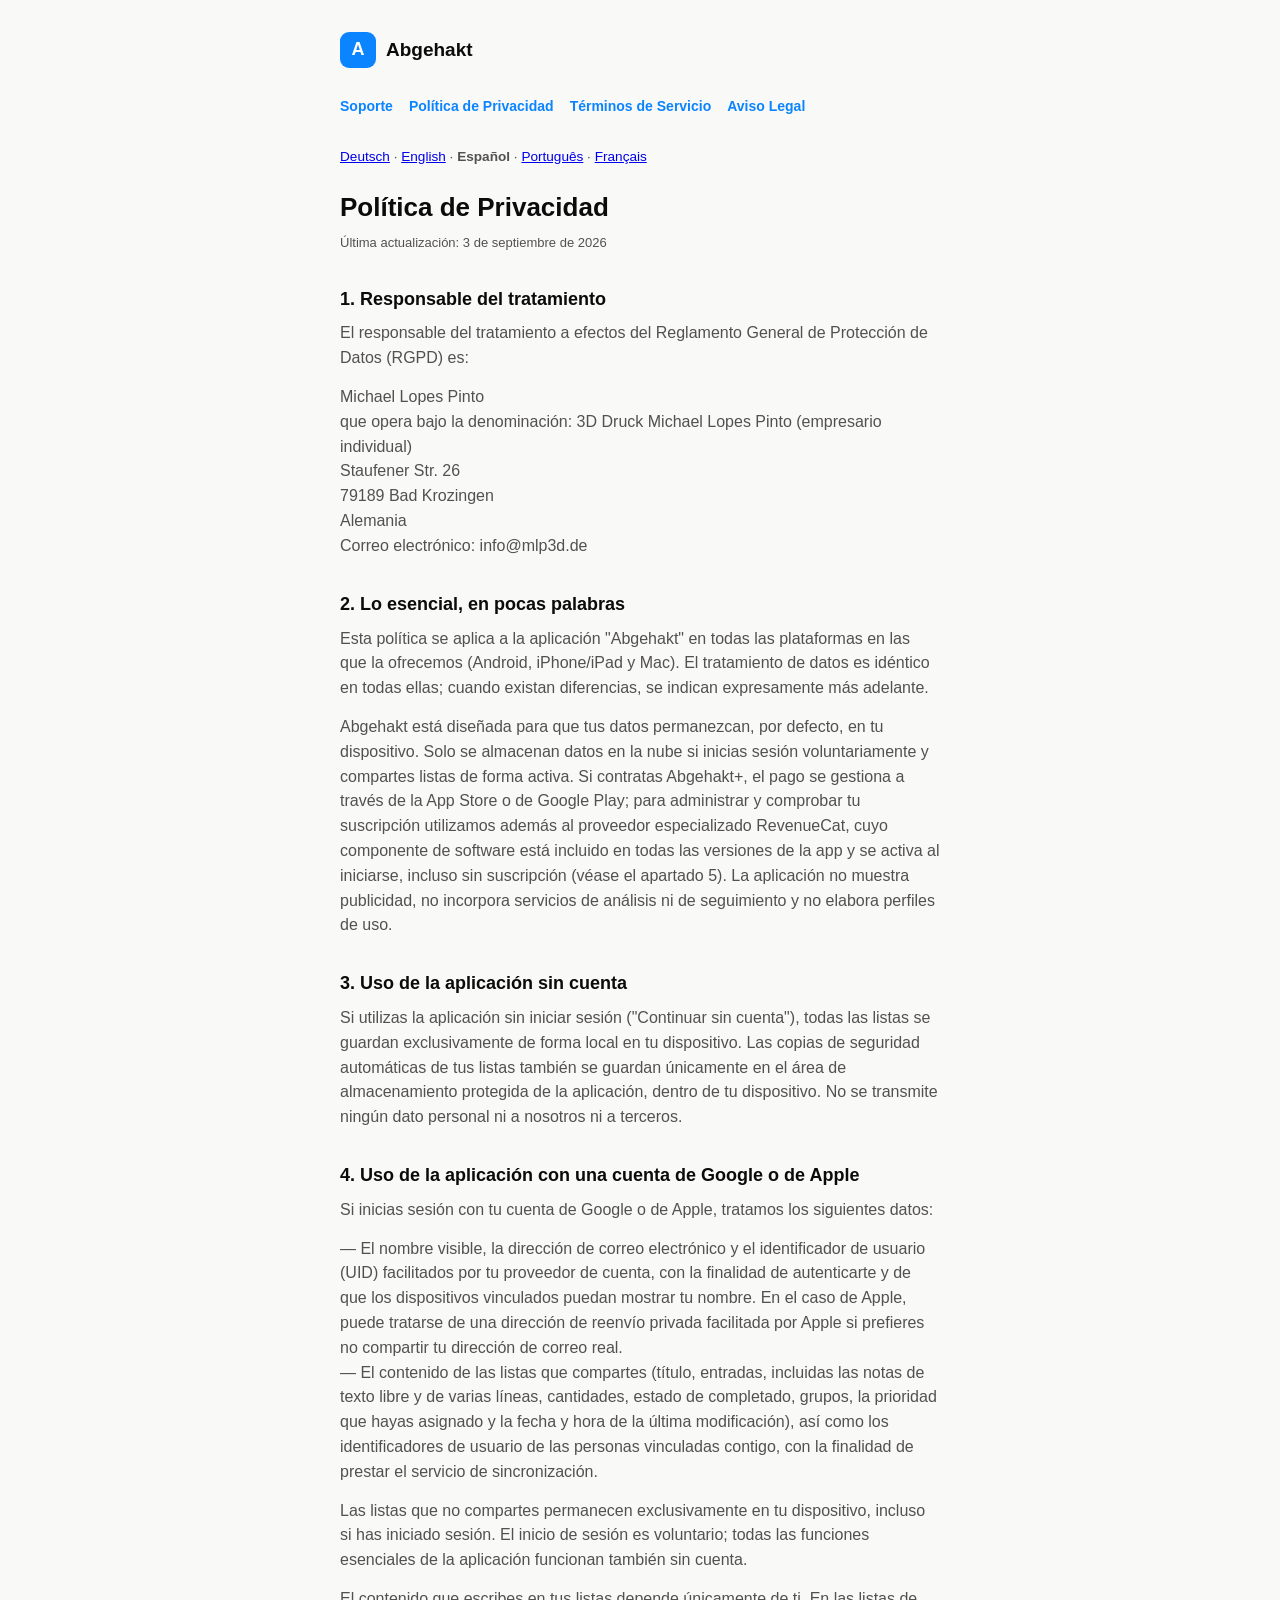
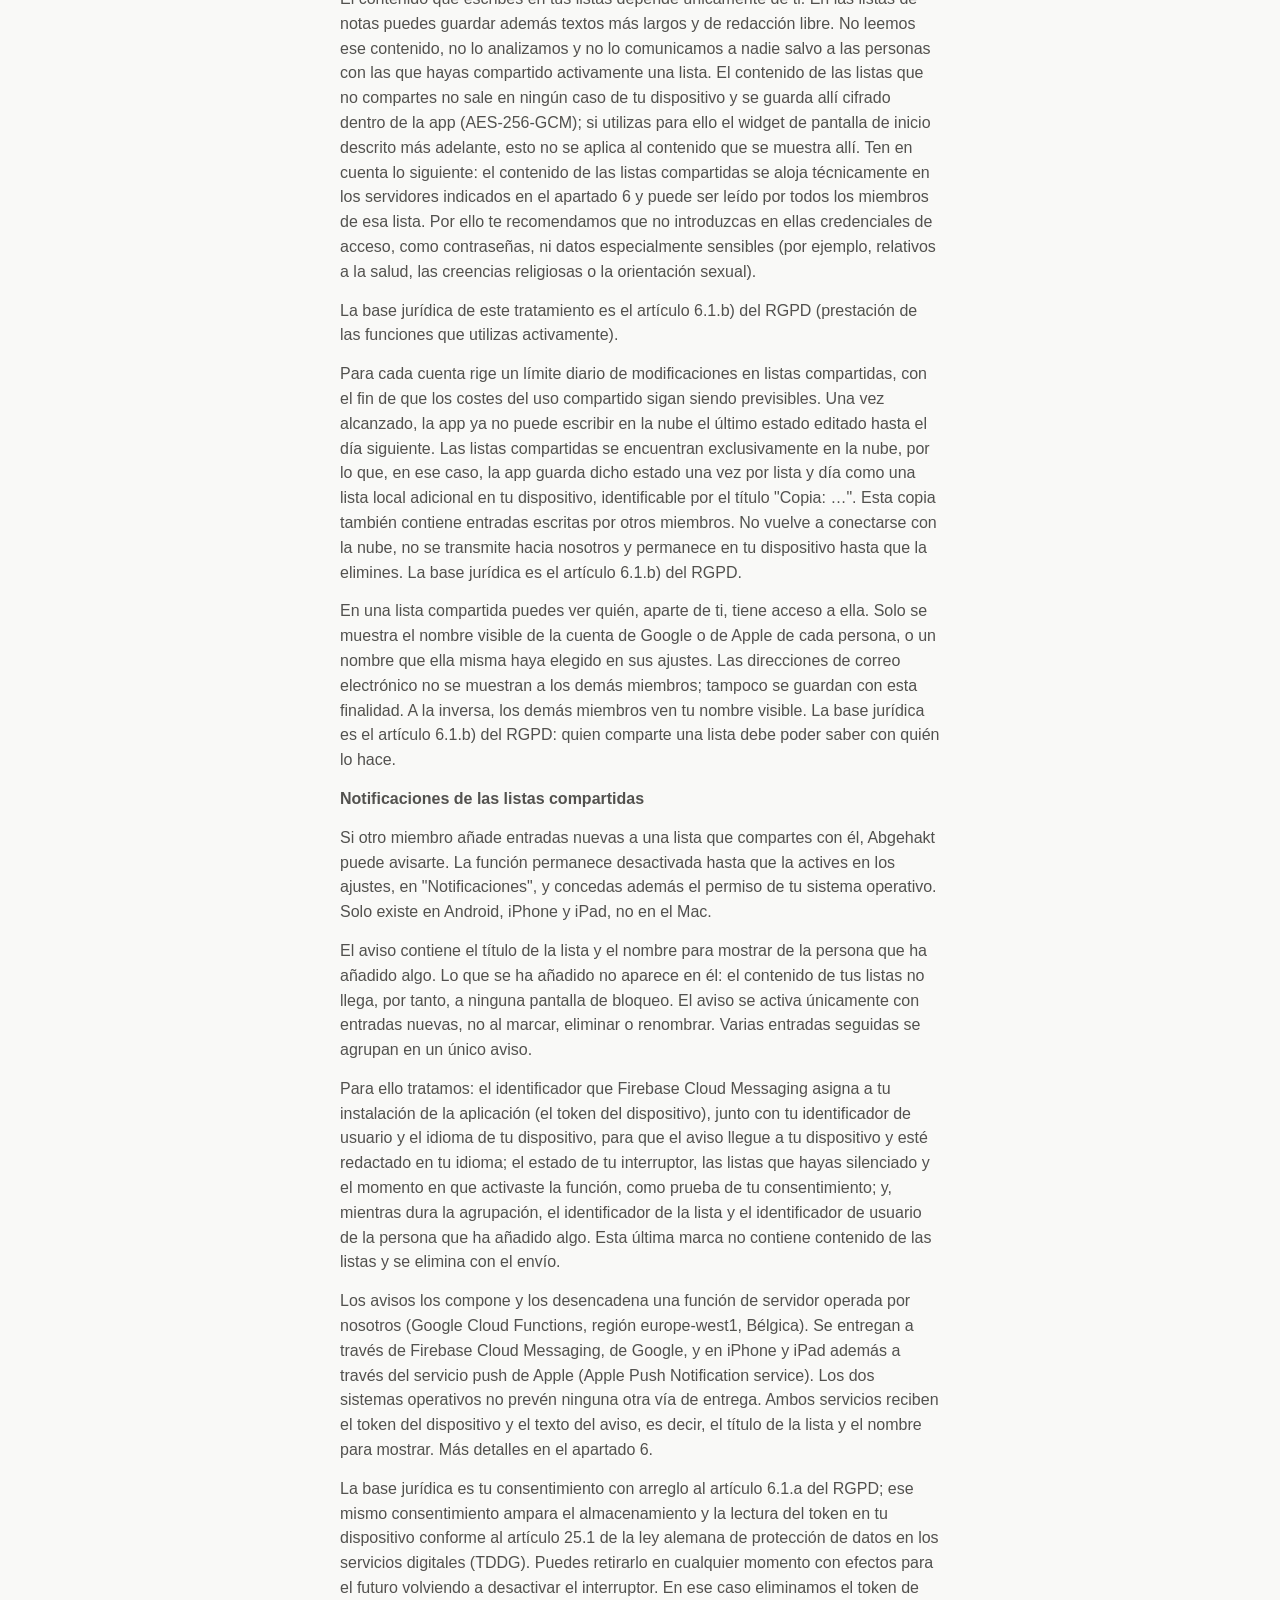
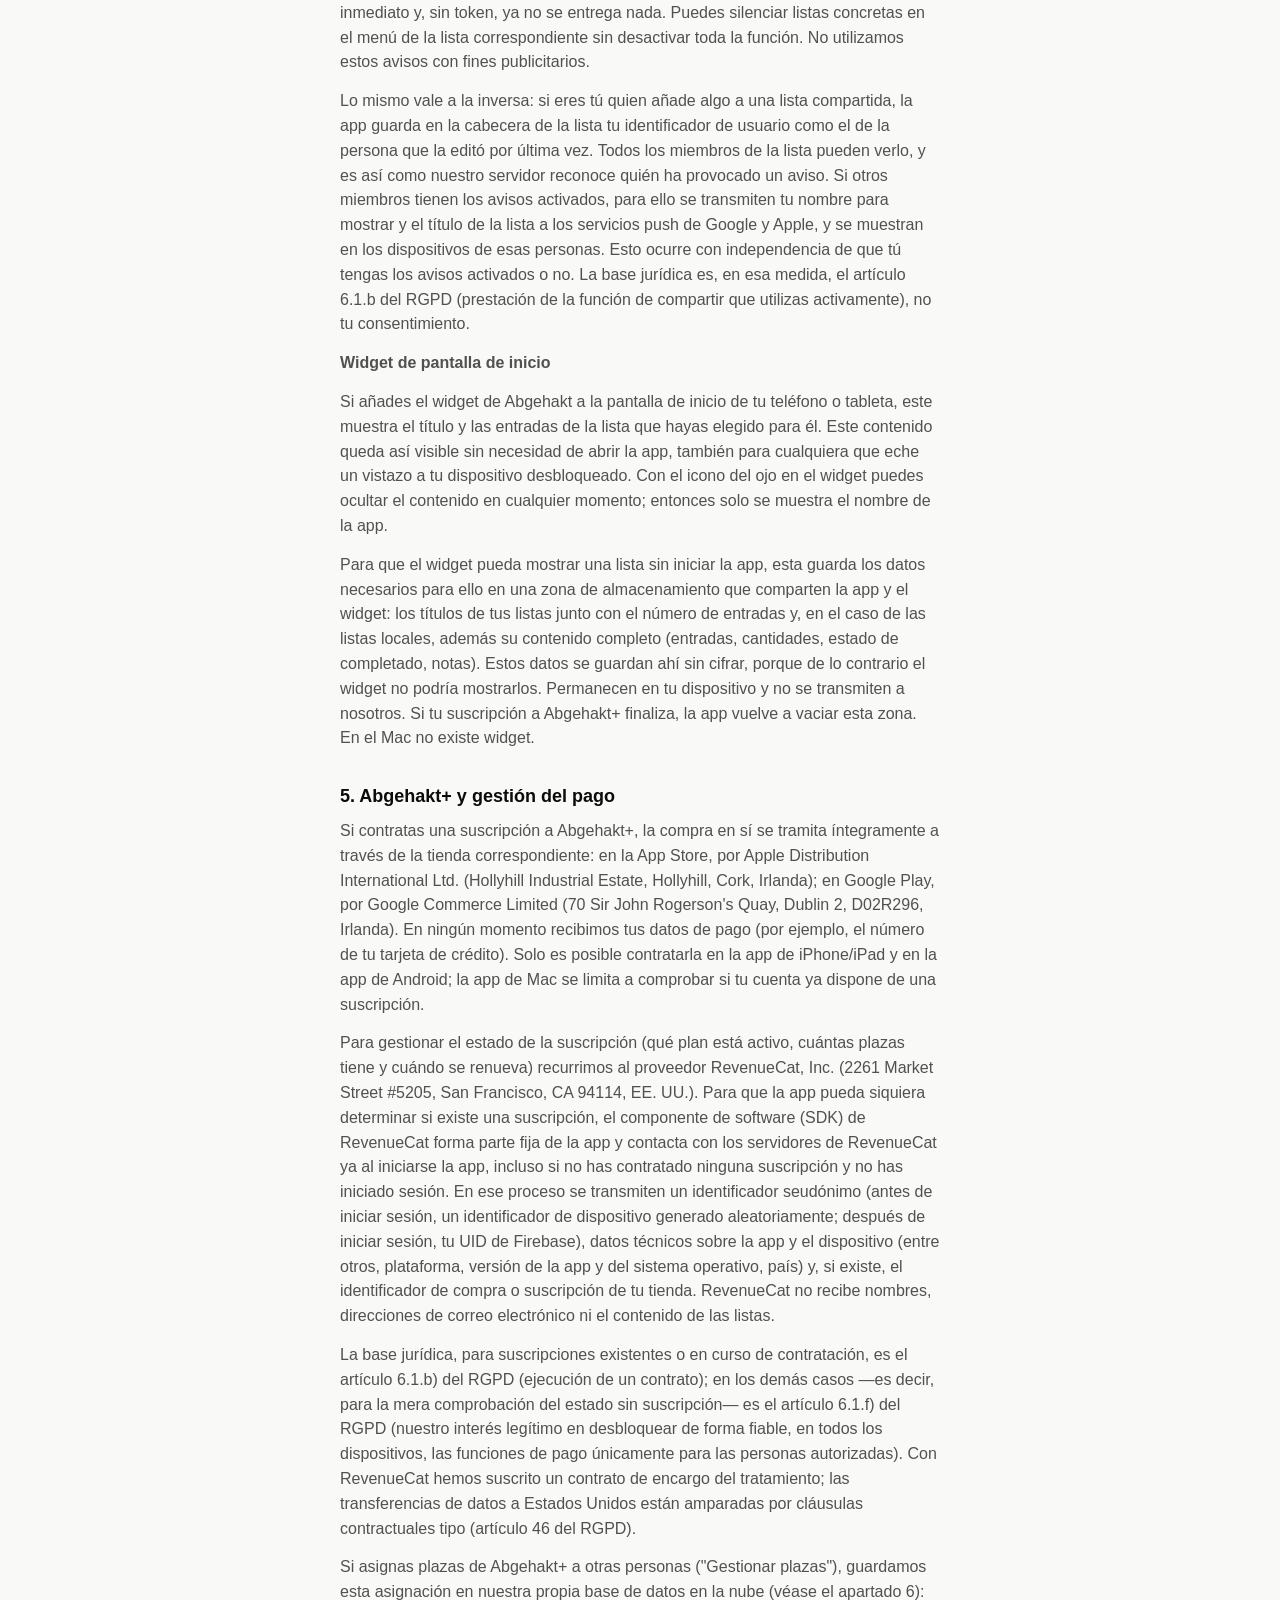
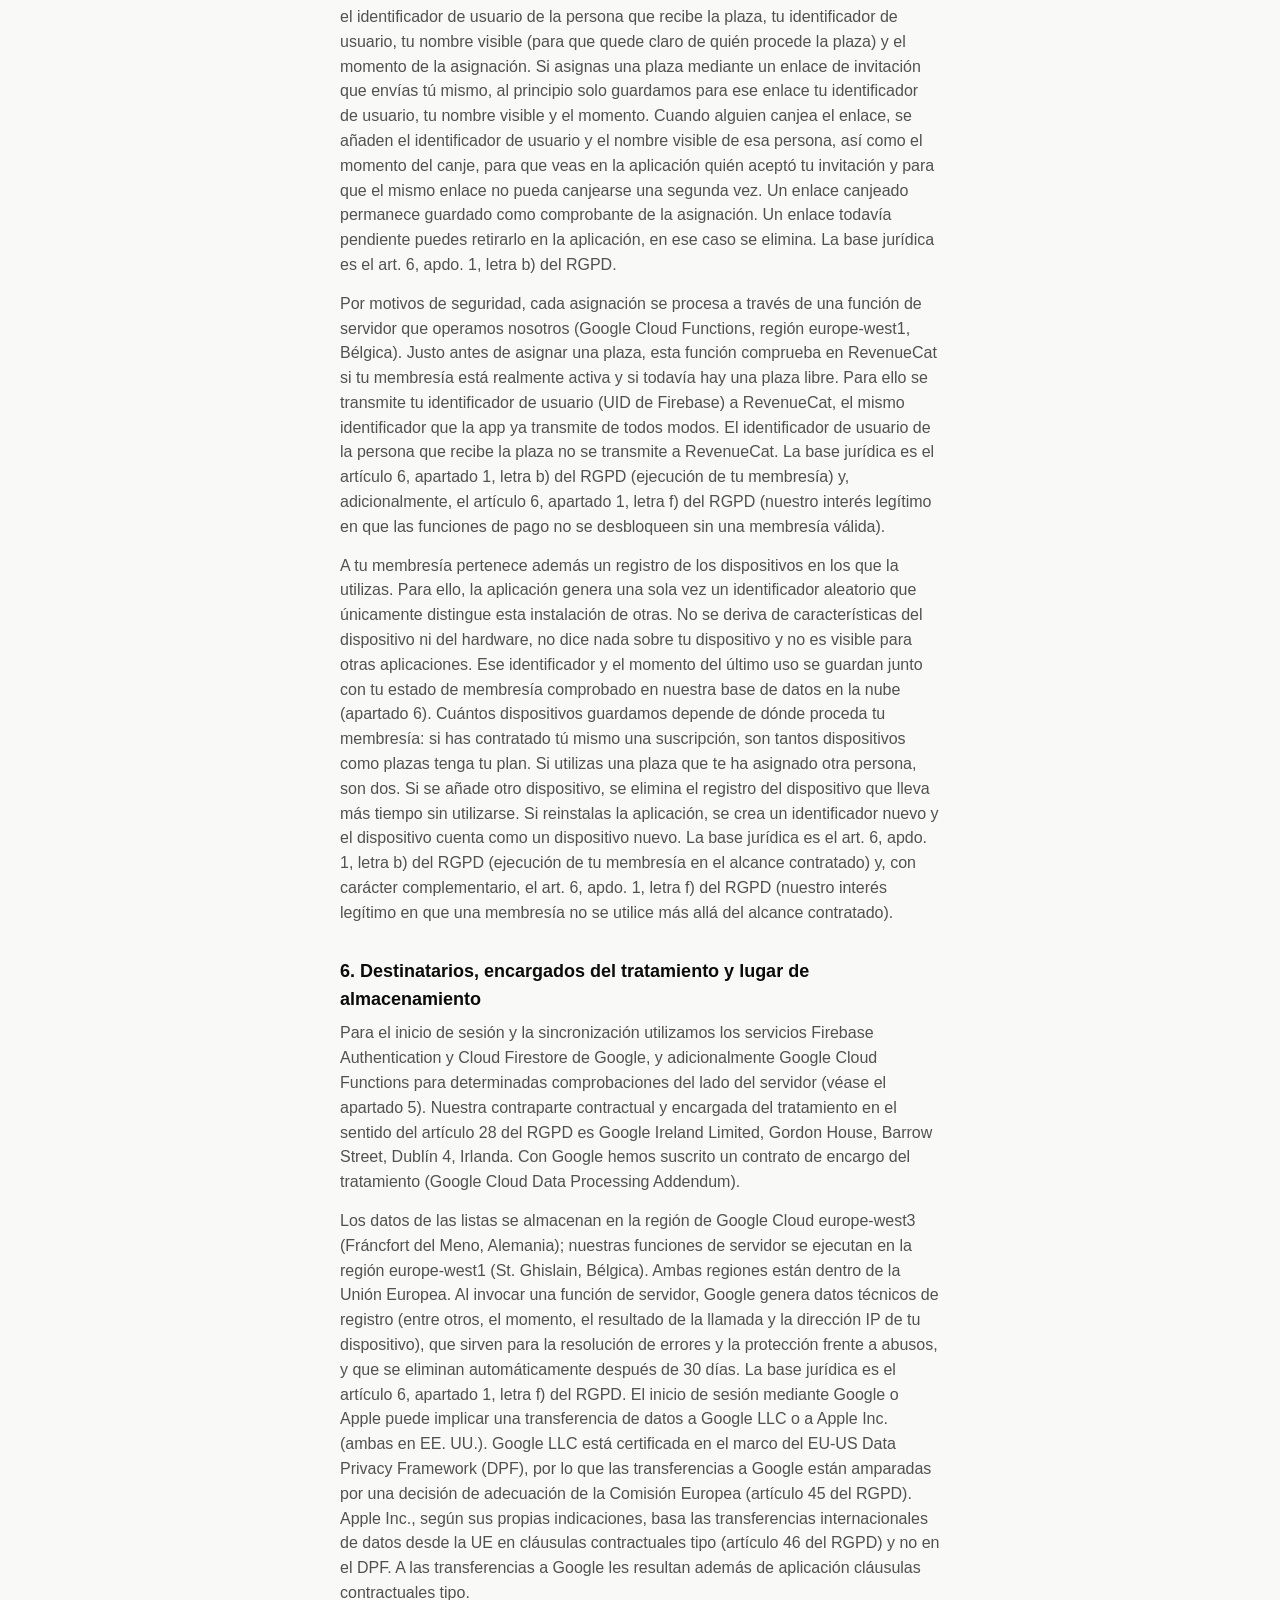
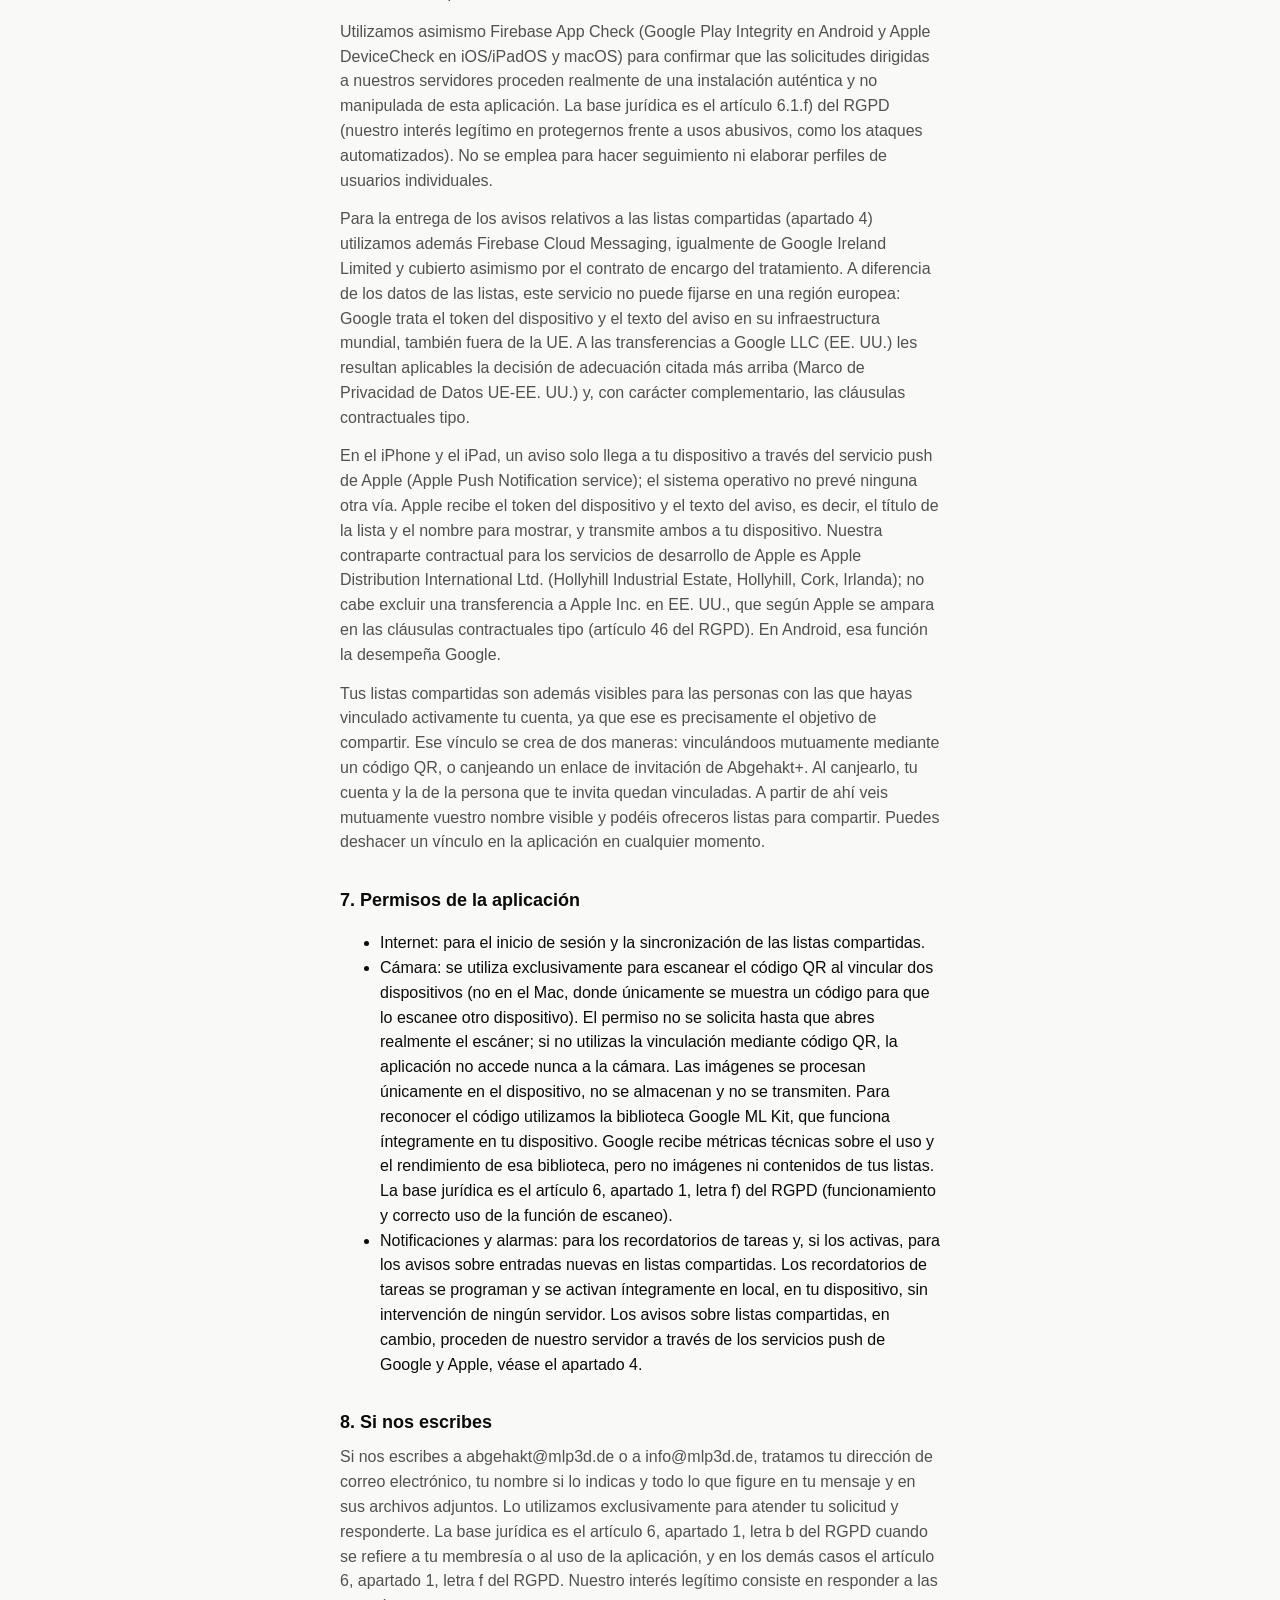
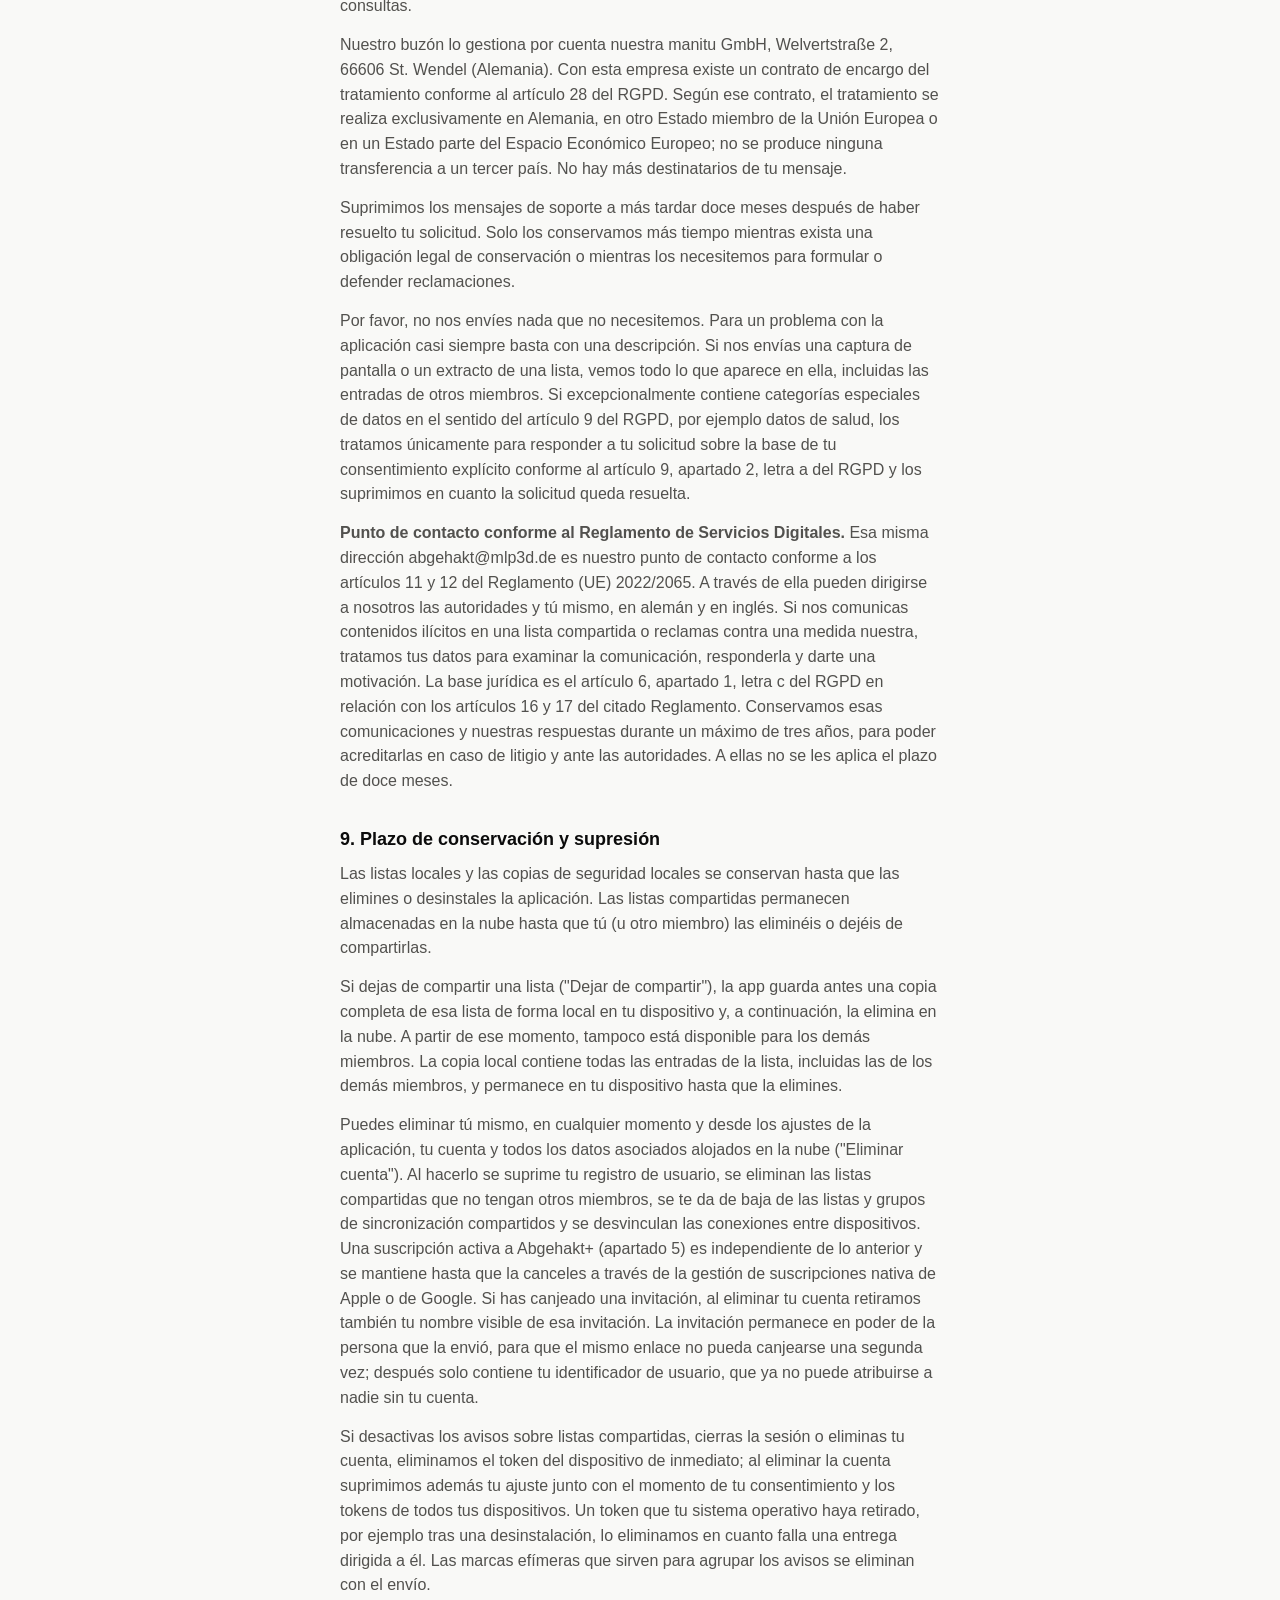
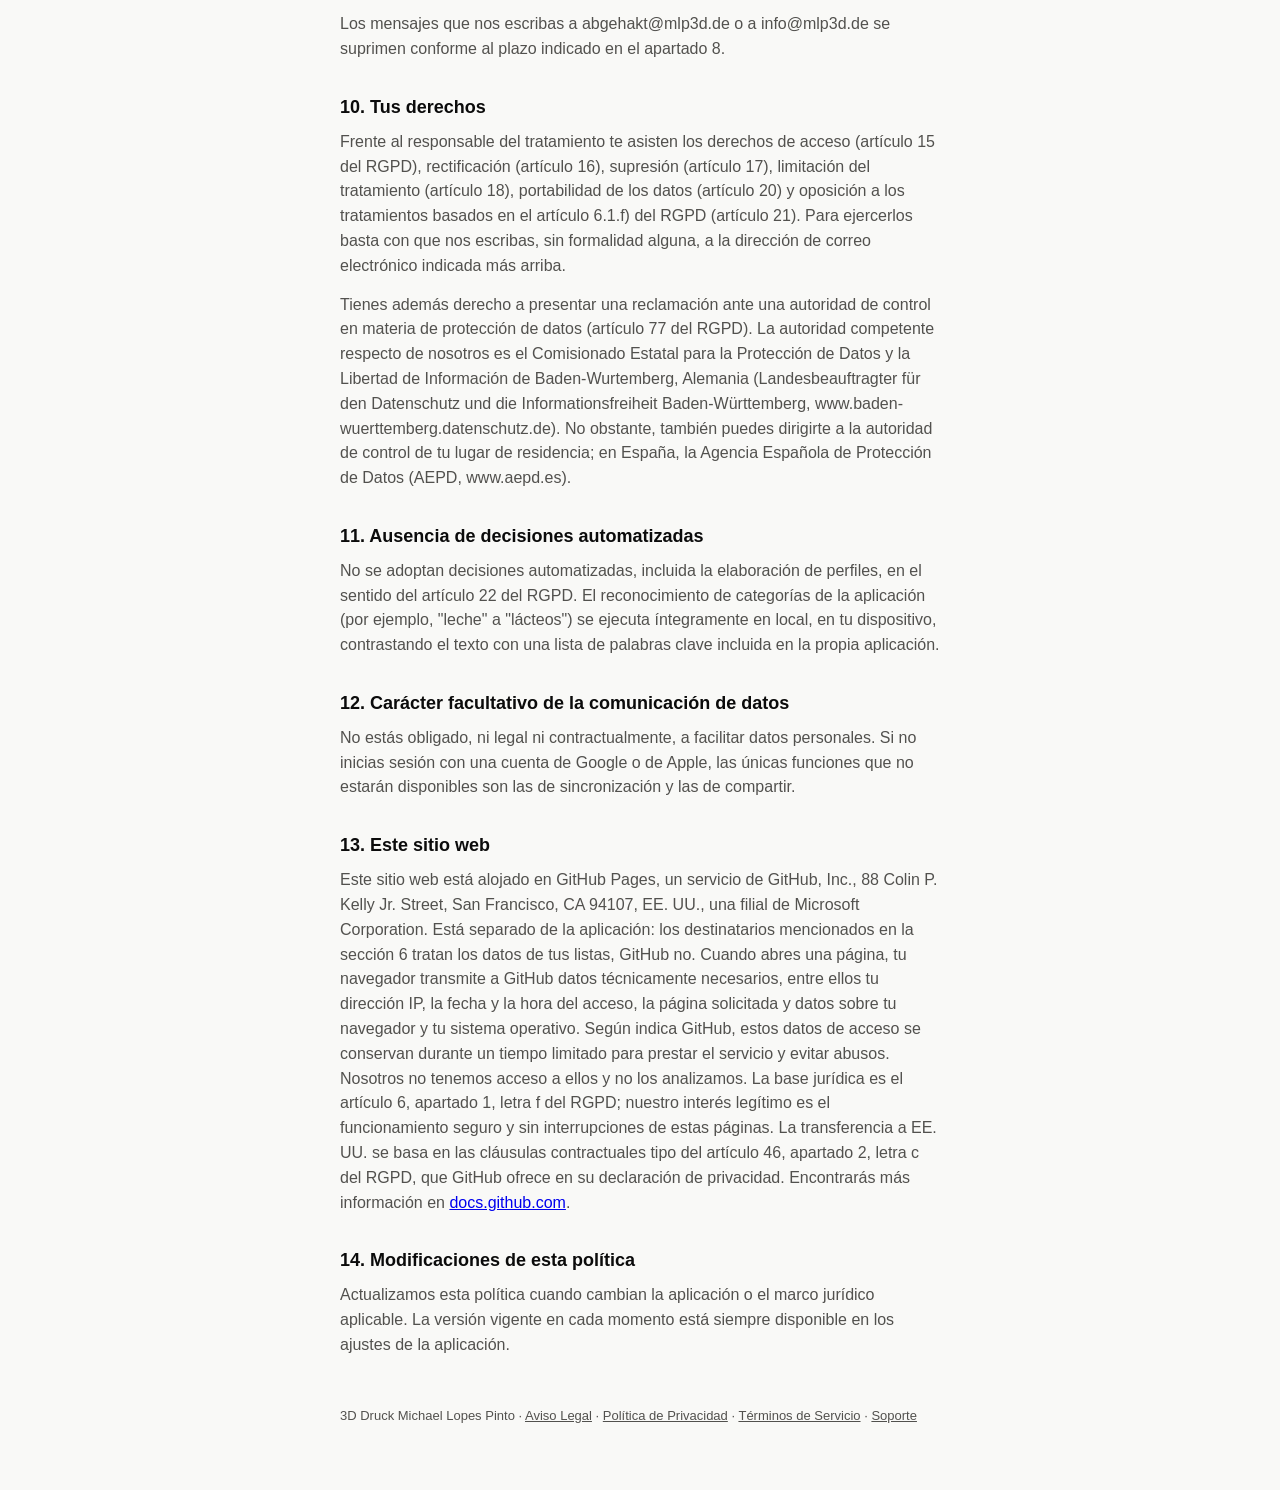
<file: datenschutz-es.html>
<!doctype html>
<html lang="es">
<head>
<meta charset="utf-8">
<meta name="viewport" content="width=device-width, initial-scale=1">
<title>Abgehakt — Política de Privacidad</title>
<link rel="stylesheet" href="style.css">
</head>
<body>
<div class="wrap">
  <header class="top">
    <div class="logo">A</div>
    <div class="name">Abgehakt</div>
  </header>

  <nav class="pages">
    <a href="index.html">Soporte</a>
    <a href="datenschutz-es.html">Política de Privacidad</a>
    <a href="nutzungsbedingungen-es.html">Términos de Servicio</a>
    <a href="impressum.html">Aviso Legal</a>
  </nav>

  <p style="font-size:0.85em;margin-bottom:1.5em;"><a href="datenschutz.html">Deutsch</a> · <a href="datenschutz-en.html">English</a> · <strong>Español</strong> · <a href="datenschutz-pt.html">Português</a> · <a href="datenschutz-fr.html">Français</a></p>

  <h1>Política de Privacidad</h1>
  <p class="stand" style="margin-top:0;">Última actualización: 3 de septiembre de 2026</p>

  <h2>1. Responsable del tratamiento</h2>
  <p>El responsable del tratamiento a efectos del Reglamento General de Protección de Datos (RGPD) es:</p>
  <p>Michael Lopes Pinto<br>
  que opera bajo la denominación: 3D Druck Michael Lopes Pinto (empresario individual)<br>
  Staufener Str. 26<br>
  79189 Bad Krozingen<br>
  Alemania<br>
  Correo electrónico: info@mlp3d.de</p>
  <h2>2. Lo esencial, en pocas palabras</h2>
  <p>Esta política se aplica a la aplicación "Abgehakt" en todas las plataformas en las que la ofrecemos (Android, iPhone/iPad y Mac). El tratamiento de datos es idéntico en todas ellas; cuando existan diferencias, se indican expresamente más adelante.</p>
  <p>Abgehakt está diseñada para que tus datos permanezcan, por defecto, en tu dispositivo. Solo se almacenan datos en la nube si inicias sesión voluntariamente y compartes listas de forma activa. Si contratas Abgehakt+, el pago se gestiona a través de la App Store o de Google Play; para administrar y comprobar tu suscripción utilizamos además al proveedor especializado RevenueCat, cuyo componente de software está incluido en todas las versiones de la app y se activa al iniciarse, incluso sin suscripción (véase el apartado 5). La aplicación no muestra publicidad, no incorpora servicios de análisis ni de seguimiento y no elabora perfiles de uso.</p>
  <h2>3. Uso de la aplicación sin cuenta</h2>
  <p>Si utilizas la aplicación sin iniciar sesión ("Continuar sin cuenta"), todas las listas se guardan exclusivamente de forma local en tu dispositivo. Las copias de seguridad automáticas de tus listas también se guardan únicamente en el área de almacenamiento protegida de la aplicación, dentro de tu dispositivo. No se transmite ningún dato personal ni a nosotros ni a terceros.</p>
  <h2>4. Uso de la aplicación con una cuenta de Google o de Apple</h2>
  <p>Si inicias sesión con tu cuenta de Google o de Apple, tratamos los siguientes datos:</p>
  <p>— El nombre visible, la dirección de correo electrónico y el identificador de usuario (UID) facilitados por tu proveedor de cuenta, con la finalidad de autenticarte y de que los dispositivos vinculados puedan mostrar tu nombre. En el caso de Apple, puede tratarse de una dirección de reenvío privada facilitada por Apple si prefieres no compartir tu dirección de correo real.<br>
  — El contenido de las listas que compartes (título, entradas, incluidas las notas de texto libre y de varias líneas, cantidades, estado de completado, grupos, la prioridad que hayas asignado y la fecha y hora de la última modificación), así como los identificadores de usuario de las personas vinculadas contigo, con la finalidad de prestar el servicio de sincronización.</p>
  <p>Las listas que no compartes permanecen exclusivamente en tu dispositivo, incluso si has iniciado sesión. El inicio de sesión es voluntario; todas las funciones esenciales de la aplicación funcionan también sin cuenta.</p>
  <p>El contenido que escribes en tus listas depende únicamente de ti. En las listas de notas puedes guardar además textos más largos y de redacción libre. No leemos ese contenido, no lo analizamos y no lo comunicamos a nadie salvo a las personas con las que hayas compartido activamente una lista. El contenido de las listas que no compartes no sale en ningún caso de tu dispositivo y se guarda allí cifrado dentro de la app (AES-256-GCM); si utilizas para ello el widget de pantalla de inicio descrito más adelante, esto no se aplica al contenido que se muestra allí. Ten en cuenta lo siguiente: el contenido de las listas compartidas se aloja técnicamente en los servidores indicados en el apartado 6 y puede ser leído por todos los miembros de esa lista. Por ello te recomendamos que no introduzcas en ellas credenciales de acceso, como contraseñas, ni datos especialmente sensibles (por ejemplo, relativos a la salud, las creencias religiosas o la orientación sexual).</p>
  <p>La base jurídica de este tratamiento es el artículo 6.1.b) del RGPD (prestación de las funciones que utilizas activamente).</p>
  <p>Para cada cuenta rige un límite diario de modificaciones en listas compartidas, con el fin de que los costes del uso compartido sigan siendo previsibles. Una vez alcanzado, la app ya no puede escribir en la nube el último estado editado hasta el día siguiente. Las listas compartidas se encuentran exclusivamente en la nube, por lo que, en ese caso, la app guarda dicho estado una vez por lista y día como una lista local adicional en tu dispositivo, identificable por el título "Copia: …". Esta copia también contiene entradas escritas por otros miembros. No vuelve a conectarse con la nube, no se transmite hacia nosotros y permanece en tu dispositivo hasta que la elimines. La base jurídica es el artículo 6.1.b) del RGPD.</p>
  <p>En una lista compartida puedes ver quién, aparte de ti, tiene acceso a ella. Solo se muestra el nombre visible de la cuenta de Google o de Apple de cada persona, o un nombre que ella misma haya elegido en sus ajustes. Las direcciones de correo electrónico no se muestran a los demás miembros; tampoco se guardan con esta finalidad. A la inversa, los demás miembros ven tu nombre visible. La base jurídica es el artículo 6.1.b) del RGPD: quien comparte una lista debe poder saber con quién lo hace.</p>
  <p><strong>Notificaciones de las listas compartidas</strong></p>
  <p>Si otro miembro añade entradas nuevas a una lista que compartes con él, Abgehakt puede avisarte. La función permanece desactivada hasta que la actives en los ajustes, en "Notificaciones", y concedas además el permiso de tu sistema operativo. Solo existe en Android, iPhone y iPad, no en el Mac.</p>
  <p>El aviso contiene el título de la lista y el nombre para mostrar de la persona que ha añadido algo. Lo que se ha añadido no aparece en él: el contenido de tus listas no llega, por tanto, a ninguna pantalla de bloqueo. El aviso se activa únicamente con entradas nuevas, no al marcar, eliminar o renombrar. Varias entradas seguidas se agrupan en un único aviso.</p>
  <p>Para ello tratamos: el identificador que Firebase Cloud Messaging asigna a tu instalación de la aplicación (el token del dispositivo), junto con tu identificador de usuario y el idioma de tu dispositivo, para que el aviso llegue a tu dispositivo y esté redactado en tu idioma; el estado de tu interruptor, las listas que hayas silenciado y el momento en que activaste la función, como prueba de tu consentimiento; y, mientras dura la agrupación, el identificador de la lista y el identificador de usuario de la persona que ha añadido algo. Esta última marca no contiene contenido de las listas y se elimina con el envío.</p>
  <p>Los avisos los compone y los desencadena una función de servidor operada por nosotros (Google Cloud Functions, región europe-west1, Bélgica). Se entregan a través de Firebase Cloud Messaging, de Google, y en iPhone y iPad además a través del servicio push de Apple (Apple Push Notification service). Los dos sistemas operativos no prevén ninguna otra vía de entrega. Ambos servicios reciben el token del dispositivo y el texto del aviso, es decir, el título de la lista y el nombre para mostrar. Más detalles en el apartado 6.</p>
  <p>La base jurídica es tu consentimiento con arreglo al artículo 6.1.a del RGPD; ese mismo consentimiento ampara el almacenamiento y la lectura del token en tu dispositivo conforme al artículo 25.1 de la ley alemana de protección de datos en los servicios digitales (TDDG). Puedes retirarlo en cualquier momento con efectos para el futuro volviendo a desactivar el interruptor. En ese caso eliminamos el token de inmediato y, sin token, ya no se entrega nada. Puedes silenciar listas concretas en el menú de la lista correspondiente sin desactivar toda la función. No utilizamos estos avisos con fines publicitarios.</p>
  <p>Lo mismo vale a la inversa: si eres tú quien añade algo a una lista compartida, la app guarda en la cabecera de la lista tu identificador de usuario como el de la persona que la editó por última vez. Todos los miembros de la lista pueden verlo, y es así como nuestro servidor reconoce quién ha provocado un aviso. Si otros miembros tienen los avisos activados, para ello se transmiten tu nombre para mostrar y el título de la lista a los servicios push de Google y Apple, y se muestran en los dispositivos de esas personas. Esto ocurre con independencia de que tú tengas los avisos activados o no. La base jurídica es, en esa medida, el artículo 6.1.b del RGPD (prestación de la función de compartir que utilizas activamente), no tu consentimiento.</p>
  <p><strong>Widget de pantalla de inicio</strong></p>
  <p>Si añades el widget de Abgehakt a la pantalla de inicio de tu teléfono o tableta, este muestra el título y las entradas de la lista que hayas elegido para él. Este contenido queda así visible sin necesidad de abrir la app, también para cualquiera que eche un vistazo a tu dispositivo desbloqueado. Con el icono del ojo en el widget puedes ocultar el contenido en cualquier momento; entonces solo se muestra el nombre de la app.</p>
  <p>Para que el widget pueda mostrar una lista sin iniciar la app, esta guarda los datos necesarios para ello en una zona de almacenamiento que comparten la app y el widget: los títulos de tus listas junto con el número de entradas y, en el caso de las listas locales, además su contenido completo (entradas, cantidades, estado de completado, notas). Estos datos se guardan ahí sin cifrar, porque de lo contrario el widget no podría mostrarlos. Permanecen en tu dispositivo y no se transmiten a nosotros. Si tu suscripción a Abgehakt+ finaliza, la app vuelve a vaciar esta zona. En el Mac no existe widget.</p>
  <h2>5. Abgehakt+ y gestión del pago</h2>
  <p>Si contratas una suscripción a Abgehakt+, la compra en sí se tramita íntegramente a través de la tienda correspondiente: en la App Store, por Apple Distribution International Ltd. (Hollyhill Industrial Estate, Hollyhill, Cork, Irlanda); en Google Play, por Google Commerce Limited (70 Sir John Rogerson's Quay, Dublin 2, D02R296, Irlanda). En ningún momento recibimos tus datos de pago (por ejemplo, el número de tu tarjeta de crédito). Solo es posible contratarla en la app de iPhone/iPad y en la app de Android; la app de Mac se limita a comprobar si tu cuenta ya dispone de una suscripción.</p>
  <p>Para gestionar el estado de la suscripción (qué plan está activo, cuántas plazas tiene y cuándo se renueva) recurrimos al proveedor RevenueCat, Inc. (2261 Market Street #5205, San Francisco, CA 94114, EE. UU.). Para que la app pueda siquiera determinar si existe una suscripción, el componente de software (SDK) de RevenueCat forma parte fija de la app y contacta con los servidores de RevenueCat ya al iniciarse la app, incluso si no has contratado ninguna suscripción y no has iniciado sesión. En ese proceso se transmiten un identificador seudónimo (antes de iniciar sesión, un identificador de dispositivo generado aleatoriamente; después de iniciar sesión, tu UID de Firebase), datos técnicos sobre la app y el dispositivo (entre otros, plataforma, versión de la app y del sistema operativo, país) y, si existe, el identificador de compra o suscripción de tu tienda. RevenueCat no recibe nombres, direcciones de correo electrónico ni el contenido de las listas.</p>
  <p>La base jurídica, para suscripciones existentes o en curso de contratación, es el artículo 6.1.b) del RGPD (ejecución de un contrato); en los demás casos —es decir, para la mera comprobación del estado sin suscripción— es el artículo 6.1.f) del RGPD (nuestro interés legítimo en desbloquear de forma fiable, en todos los dispositivos, las funciones de pago únicamente para las personas autorizadas). Con RevenueCat hemos suscrito un contrato de encargo del tratamiento; las transferencias de datos a Estados Unidos están amparadas por cláusulas contractuales tipo (artículo 46 del RGPD).</p>
  <p>Si asignas plazas de Abgehakt+ a otras personas ("Gestionar plazas"), guardamos esta asignación en nuestra propia base de datos en la nube (véase el apartado 6): el identificador de usuario de la persona que recibe la plaza, tu identificador de usuario, tu nombre visible (para que quede claro de quién procede la plaza) y el momento de la asignación. Si asignas una plaza mediante un enlace de invitación que envías tú mismo, al principio solo guardamos para ese enlace tu identificador de usuario, tu nombre visible y el momento. Cuando alguien canjea el enlace, se añaden el identificador de usuario y el nombre visible de esa persona, así como el momento del canje, para que veas en la aplicación quién aceptó tu invitación y para que el mismo enlace no pueda canjearse una segunda vez. Un enlace canjeado permanece guardado como comprobante de la asignación. Un enlace todavía pendiente puedes retirarlo en la aplicación, en ese caso se elimina. La base jurídica es el art. 6, apdo. 1, letra b) del RGPD.</p>
  <p>Por motivos de seguridad, cada asignación se procesa a través de una función de servidor que operamos nosotros (Google Cloud Functions, región europe-west1, Bélgica). Justo antes de asignar una plaza, esta función comprueba en RevenueCat si tu membresía está realmente activa y si todavía hay una plaza libre. Para ello se transmite tu identificador de usuario (UID de Firebase) a RevenueCat, el mismo identificador que la app ya transmite de todos modos. El identificador de usuario de la persona que recibe la plaza no se transmite a RevenueCat. La base jurídica es el artículo 6, apartado 1, letra b) del RGPD (ejecución de tu membresía) y, adicionalmente, el artículo 6, apartado 1, letra f) del RGPD (nuestro interés legítimo en que las funciones de pago no se desbloqueen sin una membresía válida).</p>
  <p>A tu membresía pertenece además un registro de los dispositivos en los que la utilizas. Para ello, la aplicación genera una sola vez un identificador aleatorio que únicamente distingue esta instalación de otras. No se deriva de características del dispositivo ni del hardware, no dice nada sobre tu dispositivo y no es visible para otras aplicaciones. Ese identificador y el momento del último uso se guardan junto con tu estado de membresía comprobado en nuestra base de datos en la nube (apartado 6). Cuántos dispositivos guardamos depende de dónde proceda tu membresía: si has contratado tú mismo una suscripción, son tantos dispositivos como plazas tenga tu plan. Si utilizas una plaza que te ha asignado otra persona, son dos. Si se añade otro dispositivo, se elimina el registro del dispositivo que lleva más tiempo sin utilizarse. Si reinstalas la aplicación, se crea un identificador nuevo y el dispositivo cuenta como un dispositivo nuevo. La base jurídica es el art. 6, apdo. 1, letra b) del RGPD (ejecución de tu membresía en el alcance contratado) y, con carácter complementario, el art. 6, apdo. 1, letra f) del RGPD (nuestro interés legítimo en que una membresía no se utilice más allá del alcance contratado).</p>
  <h2>6. Destinatarios, encargados del tratamiento y lugar de almacenamiento</h2>
  <p>Para el inicio de sesión y la sincronización utilizamos los servicios Firebase Authentication y Cloud Firestore de Google, y adicionalmente Google Cloud Functions para determinadas comprobaciones del lado del servidor (véase el apartado 5). Nuestra contraparte contractual y encargada del tratamiento en el sentido del artículo 28 del RGPD es Google Ireland Limited, Gordon House, Barrow Street, Dublín 4, Irlanda. Con Google hemos suscrito un contrato de encargo del tratamiento (Google Cloud Data Processing Addendum).</p>
  <p>Los datos de las listas se almacenan en la región de Google Cloud europe-west3 (Fráncfort del Meno, Alemania); nuestras funciones de servidor se ejecutan en la región europe-west1 (St. Ghislain, Bélgica). Ambas regiones están dentro de la Unión Europea. Al invocar una función de servidor, Google genera datos técnicos de registro (entre otros, el momento, el resultado de la llamada y la dirección IP de tu dispositivo), que sirven para la resolución de errores y la protección frente a abusos, y que se eliminan automáticamente después de 30 días. La base jurídica es el artículo 6, apartado 1, letra f) del RGPD. El inicio de sesión mediante Google o Apple puede implicar una transferencia de datos a Google LLC o a Apple Inc. (ambas en EE. UU.). Google LLC está certificada en el marco del EU-US Data Privacy Framework (DPF), por lo que las transferencias a Google están amparadas por una decisión de adecuación de la Comisión Europea (artículo 45 del RGPD). Apple Inc., según sus propias indicaciones, basa las transferencias internacionales de datos desde la UE en cláusulas contractuales tipo (artículo 46 del RGPD) y no en el DPF. A las transferencias a Google les resultan además de aplicación cláusulas contractuales tipo.</p>
  <p>Utilizamos asimismo Firebase App Check (Google Play Integrity en Android y Apple DeviceCheck en iOS/iPadOS y macOS) para confirmar que las solicitudes dirigidas a nuestros servidores proceden realmente de una instalación auténtica y no manipulada de esta aplicación. La base jurídica es el artículo 6.1.f) del RGPD (nuestro interés legítimo en protegernos frente a usos abusivos, como los ataques automatizados). No se emplea para hacer seguimiento ni elaborar perfiles de usuarios individuales.</p>
  <p>Para la entrega de los avisos relativos a las listas compartidas (apartado 4) utilizamos además Firebase Cloud Messaging, igualmente de Google Ireland Limited y cubierto asimismo por el contrato de encargo del tratamiento. A diferencia de los datos de las listas, este servicio no puede fijarse en una región europea: Google trata el token del dispositivo y el texto del aviso en su infraestructura mundial, también fuera de la UE. A las transferencias a Google LLC (EE. UU.) les resultan aplicables la decisión de adecuación citada más arriba (Marco de Privacidad de Datos UE-EE. UU.) y, con carácter complementario, las cláusulas contractuales tipo.</p>
  <p>En el iPhone y el iPad, un aviso solo llega a tu dispositivo a través del servicio push de Apple (Apple Push Notification service); el sistema operativo no prevé ninguna otra vía. Apple recibe el token del dispositivo y el texto del aviso, es decir, el título de la lista y el nombre para mostrar, y transmite ambos a tu dispositivo. Nuestra contraparte contractual para los servicios de desarrollo de Apple es Apple Distribution International Ltd. (Hollyhill Industrial Estate, Hollyhill, Cork, Irlanda); no cabe excluir una transferencia a Apple Inc. en EE. UU., que según Apple se ampara en las cláusulas contractuales tipo (artículo 46 del RGPD). En Android, esa función la desempeña Google.</p>
  <p>Tus listas compartidas son además visibles para las personas con las que hayas vinculado activamente tu cuenta, ya que ese es precisamente el objetivo de compartir. Ese vínculo se crea de dos maneras: vinculándoos mutuamente mediante un código QR, o canjeando un enlace de invitación de Abgehakt+. Al canjearlo, tu cuenta y la de la persona que te invita quedan vinculadas. A partir de ahí veis mutuamente vuestro nombre visible y podéis ofreceros listas para compartir. Puedes deshacer un vínculo en la aplicación en cualquier momento.</p>

  <h2>7. Permisos de la aplicación</h2>
  <ul><li>Internet: para el inicio de sesión y la sincronización de las listas compartidas.</li><li>Cámara: se utiliza exclusivamente para escanear el código QR al vincular dos dispositivos (no en el Mac, donde únicamente se muestra un código para que lo escanee otro dispositivo). El permiso no se solicita hasta que abres realmente el escáner; si no utilizas la vinculación mediante código QR, la aplicación no accede nunca a la cámara. Las imágenes se procesan únicamente en el dispositivo, no se almacenan y no se transmiten. Para reconocer el código utilizamos la biblioteca Google ML Kit, que funciona íntegramente en tu dispositivo. Google recibe métricas técnicas sobre el uso y el rendimiento de esa biblioteca, pero no imágenes ni contenidos de tus listas. La base jurídica es el artículo 6, apartado 1, letra f) del RGPD (funcionamiento y correcto uso de la función de escaneo).</li><li>Notificaciones y alarmas: para los recordatorios de tareas y, si los activas, para los avisos sobre entradas nuevas en listas compartidas. Los recordatorios de tareas se programan y se activan íntegramente en local, en tu dispositivo, sin intervención de ningún servidor. Los avisos sobre listas compartidas, en cambio, proceden de nuestro servidor a través de los servicios push de Google y Apple, véase el apartado 4.</li></ul>

  <h2>8. Si nos escribes</h2>
  <p>Si nos escribes a abgehakt@mlp3d.de o a info@mlp3d.de, tratamos tu dirección de correo electrónico, tu nombre si lo indicas y todo lo que figure en tu mensaje y en sus archivos adjuntos. Lo utilizamos exclusivamente para atender tu solicitud y responderte. La base jurídica es el artículo 6, apartado 1, letra b del RGPD cuando se refiere a tu membresía o al uso de la aplicación, y en los demás casos el artículo 6, apartado 1, letra f del RGPD. Nuestro interés legítimo consiste en responder a las consultas.</p>
  <p>Nuestro buzón lo gestiona por cuenta nuestra manitu GmbH, Welvertstra&szlig;e 2, 66606 St. Wendel (Alemania). Con esta empresa existe un contrato de encargo del tratamiento conforme al artículo 28 del RGPD. Según ese contrato, el tratamiento se realiza exclusivamente en Alemania, en otro Estado miembro de la Unión Europea o en un Estado parte del Espacio Económico Europeo; no se produce ninguna transferencia a un tercer país. No hay más destinatarios de tu mensaje.</p>
  <p>Suprimimos los mensajes de soporte a más tardar doce meses después de haber resuelto tu solicitud. Solo los conservamos más tiempo mientras exista una obligación legal de conservación o mientras los necesitemos para formular o defender reclamaciones.</p>
  <p>Por favor, no nos envíes nada que no necesitemos. Para un problema con la aplicación casi siempre basta con una descripción. Si nos envías una captura de pantalla o un extracto de una lista, vemos todo lo que aparece en ella, incluidas las entradas de otros miembros. Si excepcionalmente contiene categorías especiales de datos en el sentido del artículo 9 del RGPD, por ejemplo datos de salud, los tratamos únicamente para responder a tu solicitud sobre la base de tu consentimiento explícito conforme al artículo 9, apartado 2, letra a del RGPD y los suprimimos en cuanto la solicitud queda resuelta.</p>
  <p><strong>Punto de contacto conforme al Reglamento de Servicios Digitales.</strong> Esa misma dirección abgehakt@mlp3d.de es nuestro punto de contacto conforme a los artículos 11 y 12 del Reglamento (UE) 2022/2065. A través de ella pueden dirigirse a nosotros las autoridades y tú mismo, en alemán y en inglés. Si nos comunicas contenidos ilícitos en una lista compartida o reclamas contra una medida nuestra, tratamos tus datos para examinar la comunicación, responderla y darte una motivación. La base jurídica es el artículo 6, apartado 1, letra c del RGPD en relación con los artículos 16 y 17 del citado Reglamento. Conservamos esas comunicaciones y nuestras respuestas durante un máximo de tres años, para poder acreditarlas en caso de litigio y ante las autoridades. A ellas no se les aplica el plazo de doce meses.</p>

  <h2>9. Plazo de conservación y supresión</h2>
  <p>Las listas locales y las copias de seguridad locales se conservan hasta que las elimines o desinstales la aplicación. Las listas compartidas permanecen almacenadas en la nube hasta que tú (u otro miembro) las eliminéis o dejéis de compartirlas.</p>
  <p>Si dejas de compartir una lista ("Dejar de compartir"), la app guarda antes una copia completa de esa lista de forma local en tu dispositivo y, a continuación, la elimina en la nube. A partir de ese momento, tampoco está disponible para los demás miembros. La copia local contiene todas las entradas de la lista, incluidas las de los demás miembros, y permanece en tu dispositivo hasta que la elimines.</p>
  <p>Puedes eliminar tú mismo, en cualquier momento y desde los ajustes de la aplicación, tu cuenta y todos los datos asociados alojados en la nube ("Eliminar cuenta"). Al hacerlo se suprime tu registro de usuario, se eliminan las listas compartidas que no tengan otros miembros, se te da de baja de las listas y grupos de sincronización compartidos y se desvinculan las conexiones entre dispositivos. Una suscripción activa a Abgehakt+ (apartado 5) es independiente de lo anterior y se mantiene hasta que la canceles a través de la gestión de suscripciones nativa de Apple o de Google. Si has canjeado una invitación, al eliminar tu cuenta retiramos también tu nombre visible de esa invitación. La invitación permanece en poder de la persona que la envió, para que el mismo enlace no pueda canjearse una segunda vez; después solo contiene tu identificador de usuario, que ya no puede atribuirse a nadie sin tu cuenta.</p>
  <p>Si desactivas los avisos sobre listas compartidas, cierras la sesión o eliminas tu cuenta, eliminamos el token del dispositivo de inmediato; al eliminar la cuenta suprimimos además tu ajuste junto con el momento de tu consentimiento y los tokens de todos tus dispositivos. Un token que tu sistema operativo haya retirado, por ejemplo tras una desinstalación, lo eliminamos en cuanto falla una entrega dirigida a él. Las marcas efímeras que sirven para agrupar los avisos se eliminan con el envío.</p>
  <p>Los mensajes que nos escribas a abgehakt@mlp3d.de o a info@mlp3d.de se suprimen conforme al plazo indicado en el apartado 8.</p>
  <h2>10. Tus derechos</h2>
  <p>Frente al responsable del tratamiento te asisten los derechos de acceso (artículo 15 del RGPD), rectificación (artículo 16), supresión (artículo 17), limitación del tratamiento (artículo 18), portabilidad de los datos (artículo 20) y oposición a los tratamientos basados en el artículo 6.1.f) del RGPD (artículo 21). Para ejercerlos basta con que nos escribas, sin formalidad alguna, a la dirección de correo electrónico indicada más arriba.</p>
  <p>Tienes además derecho a presentar una reclamación ante una autoridad de control en materia de protección de datos (artículo 77 del RGPD). La autoridad competente respecto de nosotros es el Comisionado Estatal para la Protección de Datos y la Libertad de Información de Baden-Wurtemberg, Alemania (Landesbeauftragter für den Datenschutz und die Informationsfreiheit Baden-Württemberg, www.baden-wuerttemberg.datenschutz.de). No obstante, también puedes dirigirte a la autoridad de control de tu lugar de residencia; en España, la Agencia Española de Protección de Datos (AEPD, www.aepd.es).</p>
  <h2>11. Ausencia de decisiones automatizadas</h2>
  <p>No se adoptan decisiones automatizadas, incluida la elaboración de perfiles, en el sentido del artículo 22 del RGPD. El reconocimiento de categorías de la aplicación (por ejemplo, "leche" a "lácteos") se ejecuta íntegramente en local, en tu dispositivo, contrastando el texto con una lista de palabras clave incluida en la propia aplicación.</p>
  <h2>12. Carácter facultativo de la comunicación de datos</h2>
  <p>No estás obligado, ni legal ni contractualmente, a facilitar datos personales. Si no inicias sesión con una cuenta de Google o de Apple, las únicas funciones que no estarán disponibles son las de sincronización y las de compartir.</p>
  <h2>13. Este sitio web</h2>
  <p>Este sitio web está alojado en GitHub Pages, un servicio de GitHub, Inc., 88 Colin P. Kelly Jr. Street, San Francisco, CA 94107, EE. UU., una filial de Microsoft Corporation. Está separado de la aplicación: los destinatarios mencionados en la sección 6 tratan los datos de tus listas, GitHub no. Cuando abres una página, tu navegador transmite a GitHub datos técnicamente necesarios, entre ellos tu dirección IP, la fecha y la hora del acceso, la página solicitada y datos sobre tu navegador y tu sistema operativo. Según indica GitHub, estos datos de acceso se conservan durante un tiempo limitado para prestar el servicio y evitar abusos. Nosotros no tenemos acceso a ellos y no los analizamos. La base jurídica es el artículo 6, apartado 1, letra f del RGPD; nuestro interés legítimo es el funcionamiento seguro y sin interrupciones de estas páginas. La transferencia a EE. UU. se basa en las cláusulas contractuales tipo del artículo 46, apartado 2, letra c del RGPD, que GitHub ofrece en su declaración de privacidad. Encontrarás más información en <a href="https://docs.github.com/site-policy/privacy-policies/github-general-privacy-statement">docs.github.com</a>.</p>

  <h2>14. Modificaciones de esta política</h2>
  <p>Actualizamos esta política cuando cambian la aplicación o el marco jurídico aplicable. La versión vigente en cada momento está siempre disponible en los ajustes de la aplicación.</p>

  <footer>
    3D Druck Michael Lopes Pinto · <a href="impressum.html" style="color:inherit;">Aviso Legal</a> · <a href="datenschutz-es.html" style="color:inherit;">Política de Privacidad</a> · <a href="nutzungsbedingungen-es.html" style="color:inherit;">Términos de Servicio</a> · <a href="index.html" style="color:inherit;">Soporte</a>
  </footer>
</div>
</body>
</html>
</file>
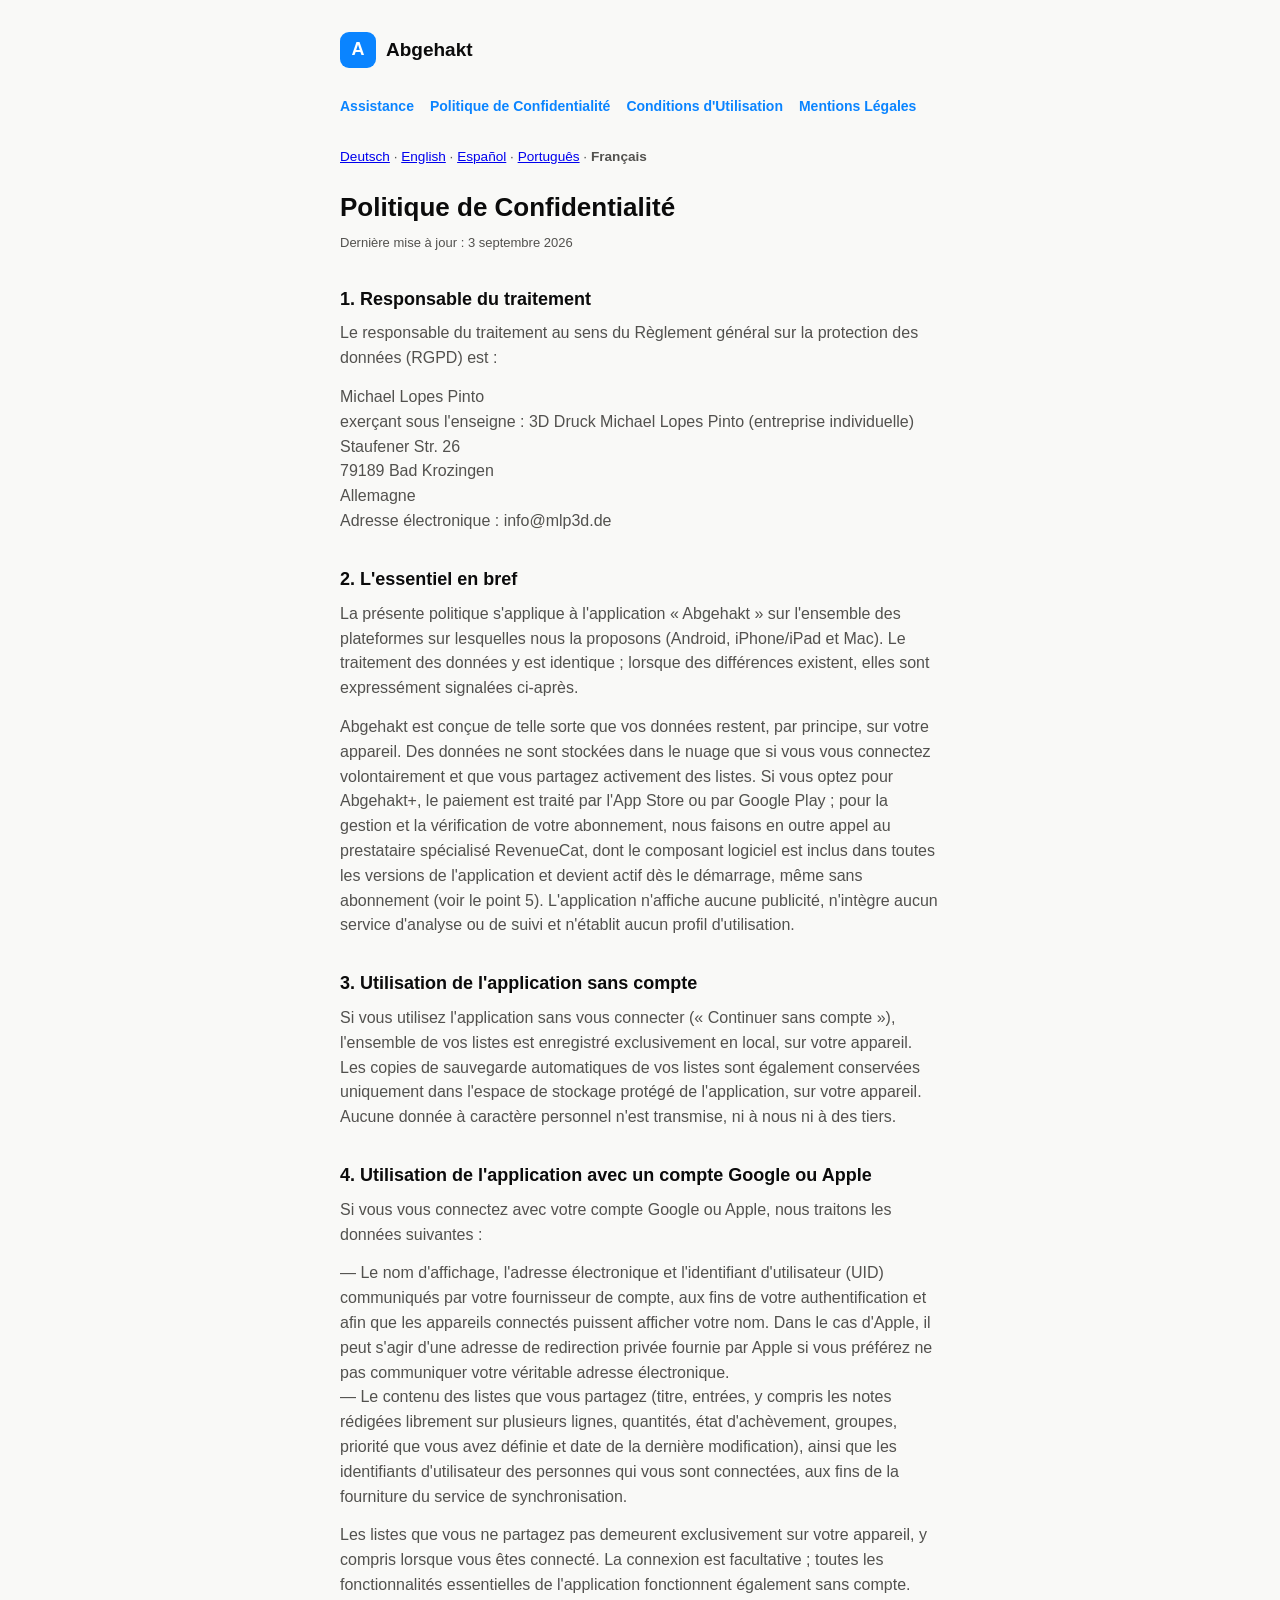
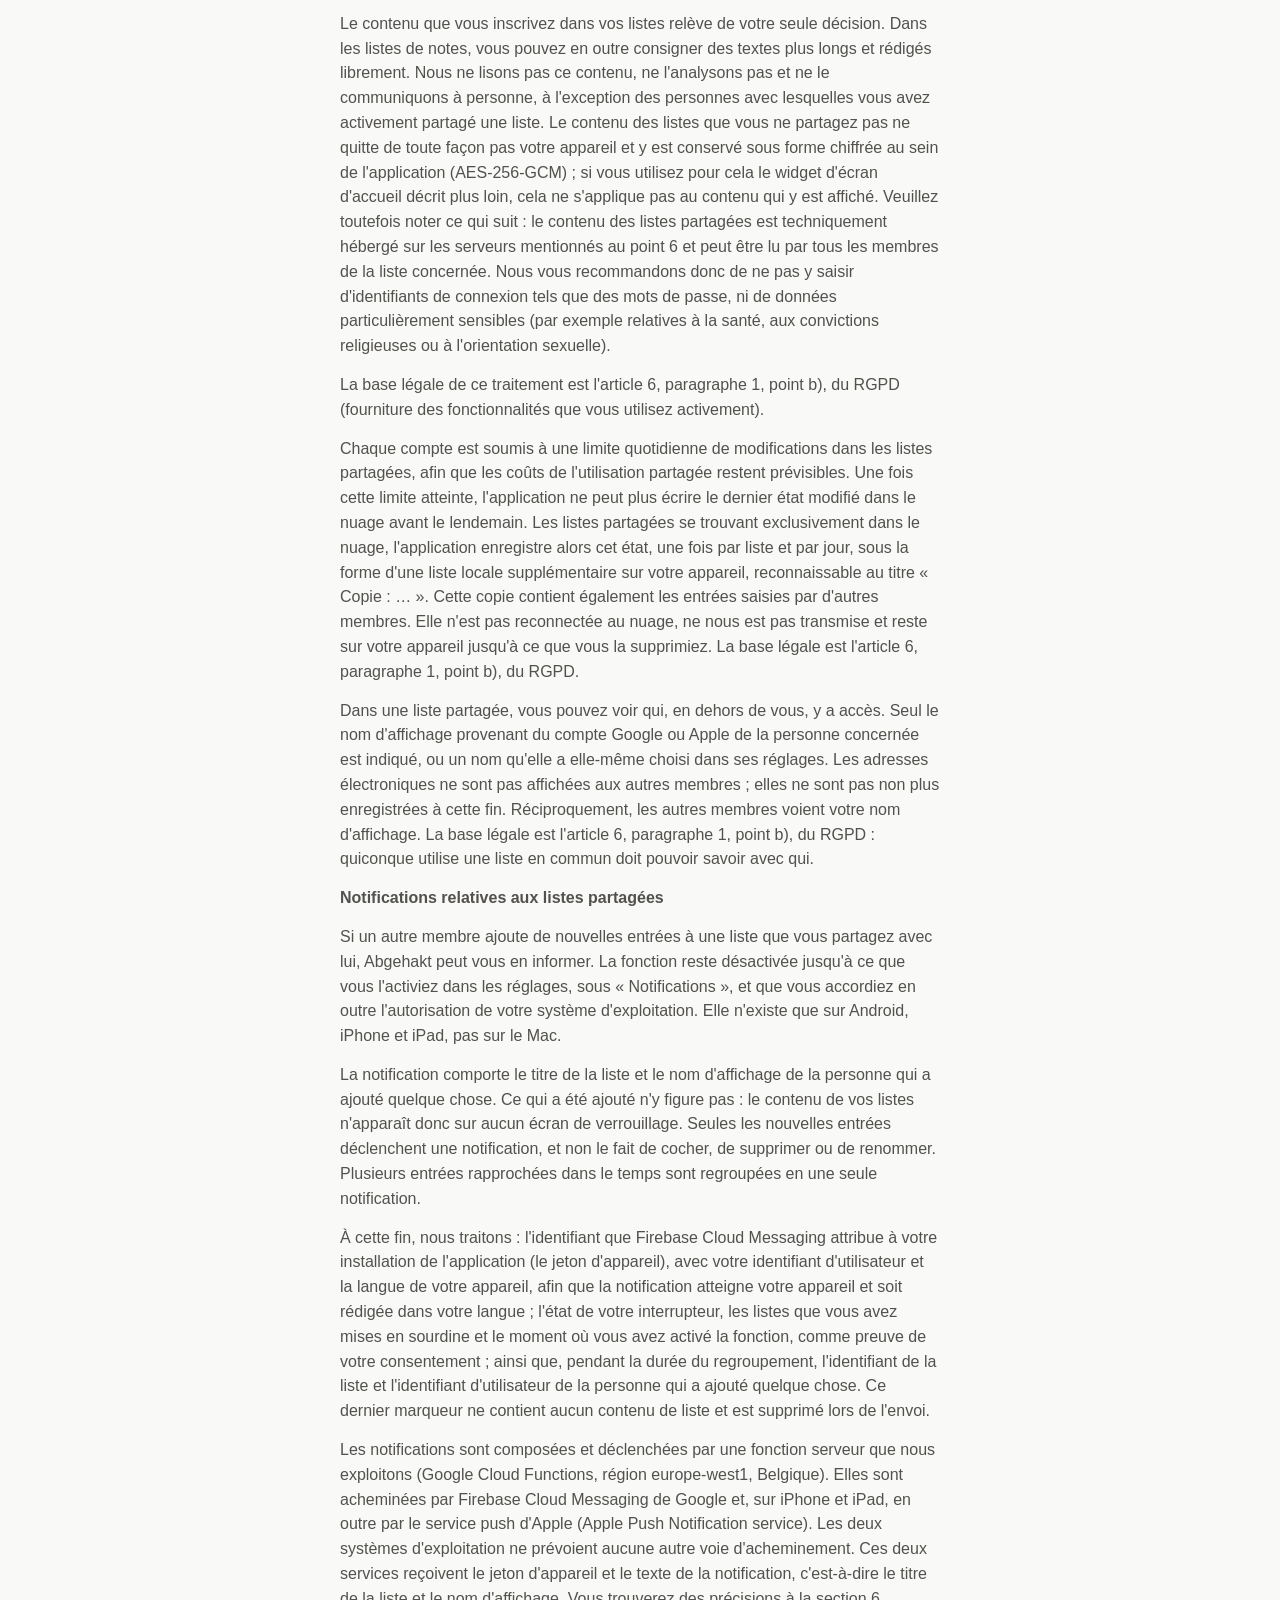
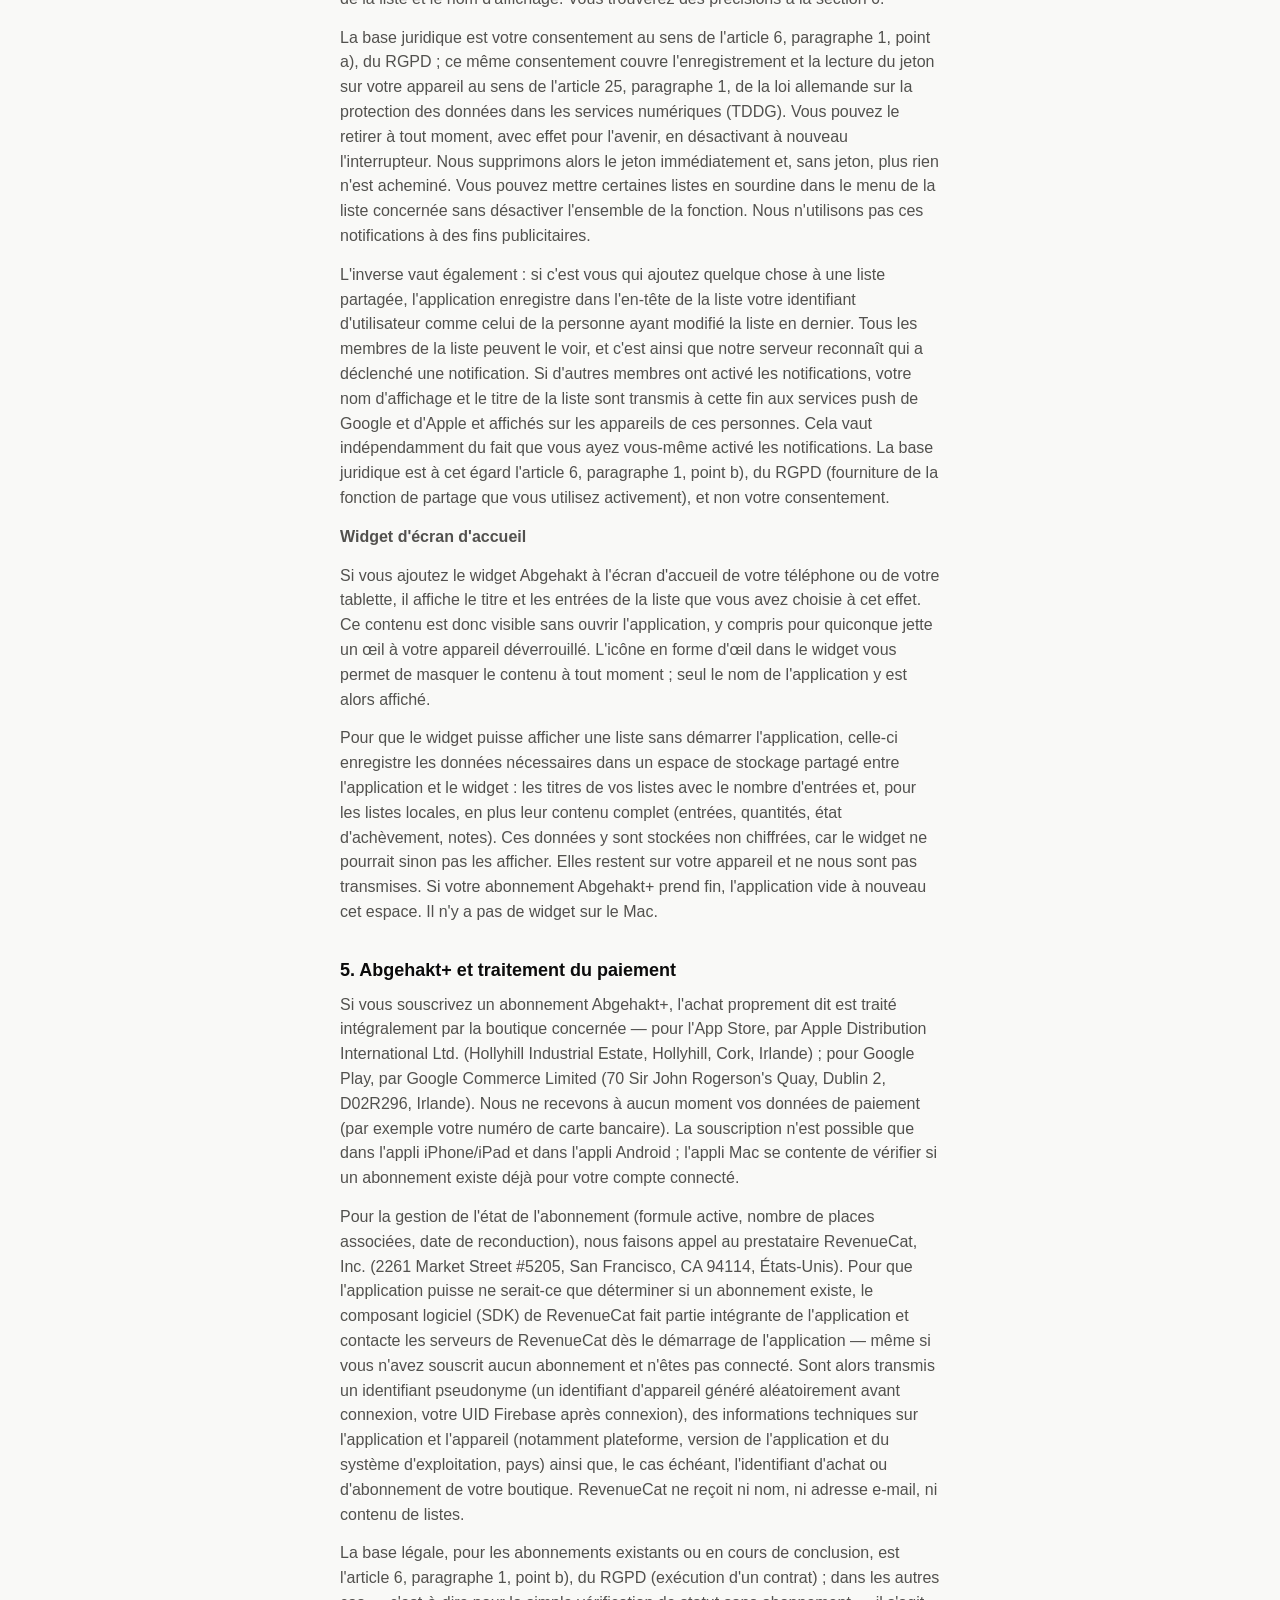
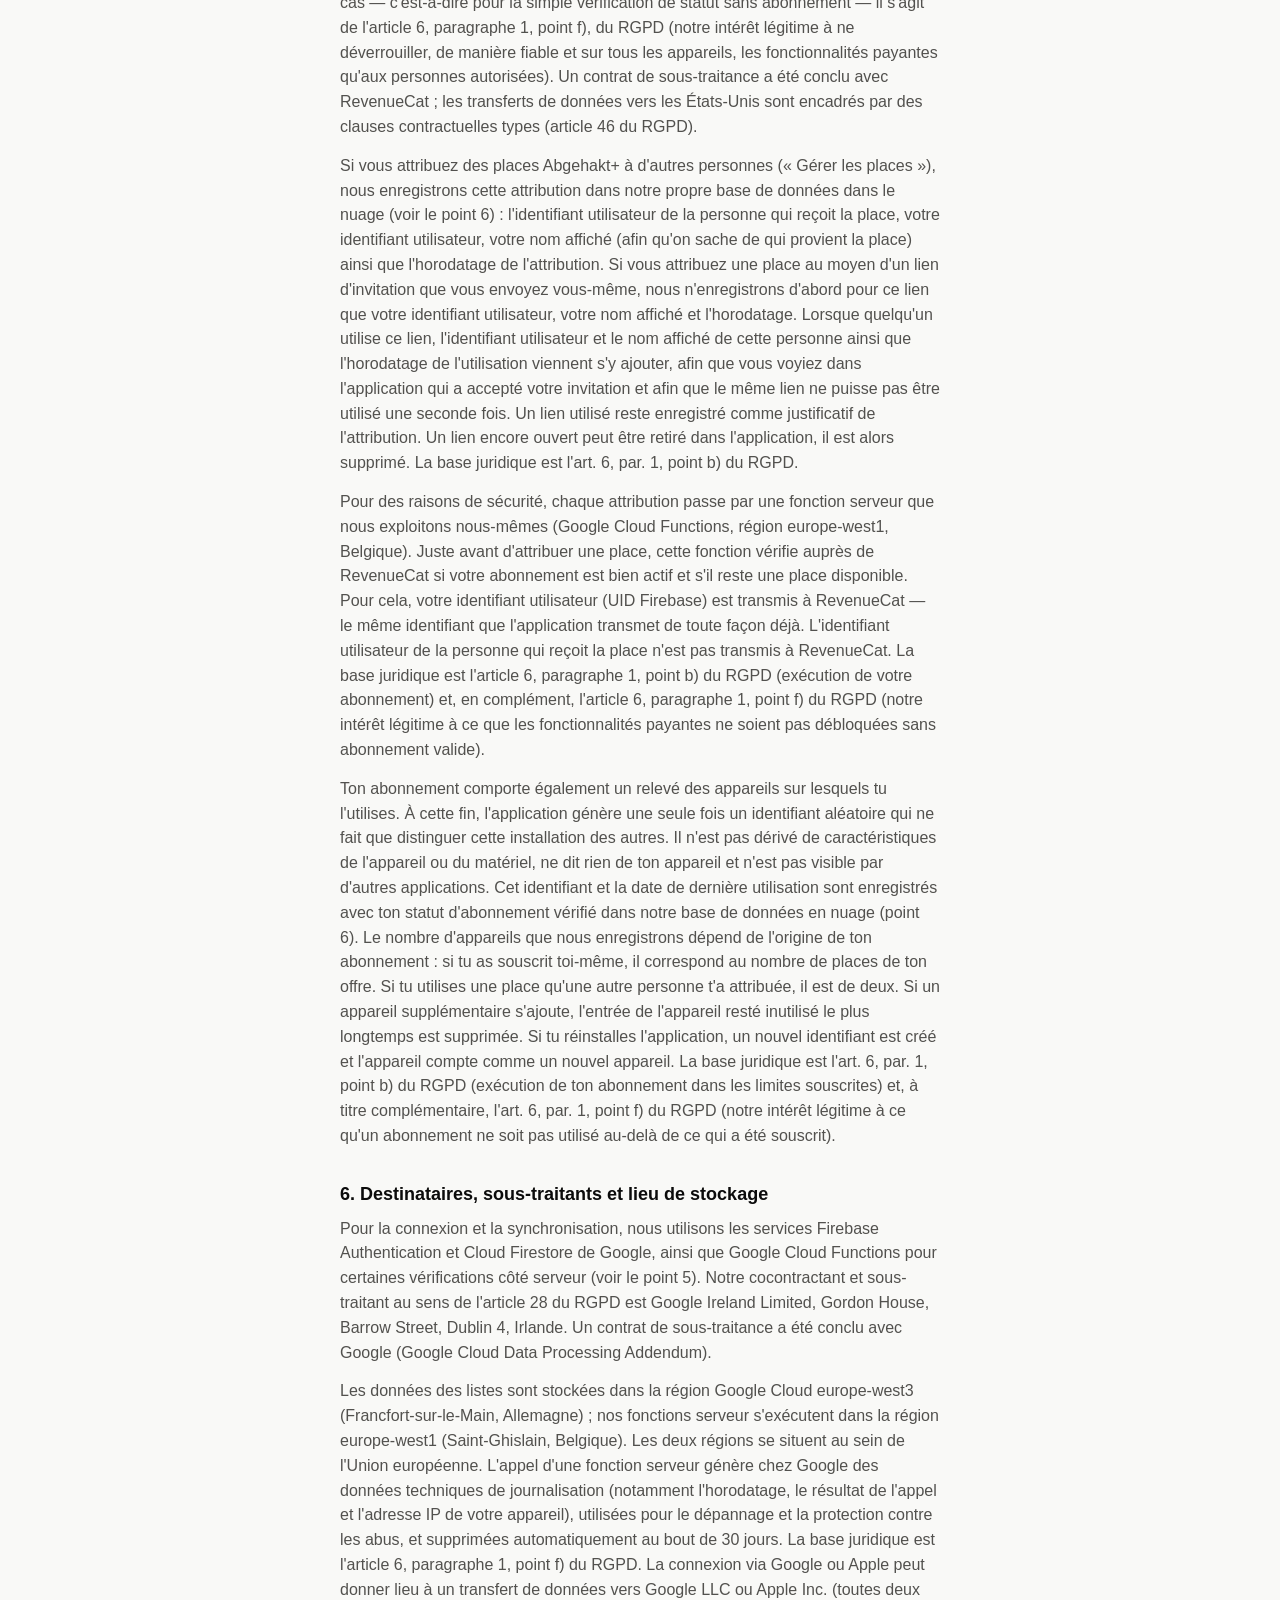
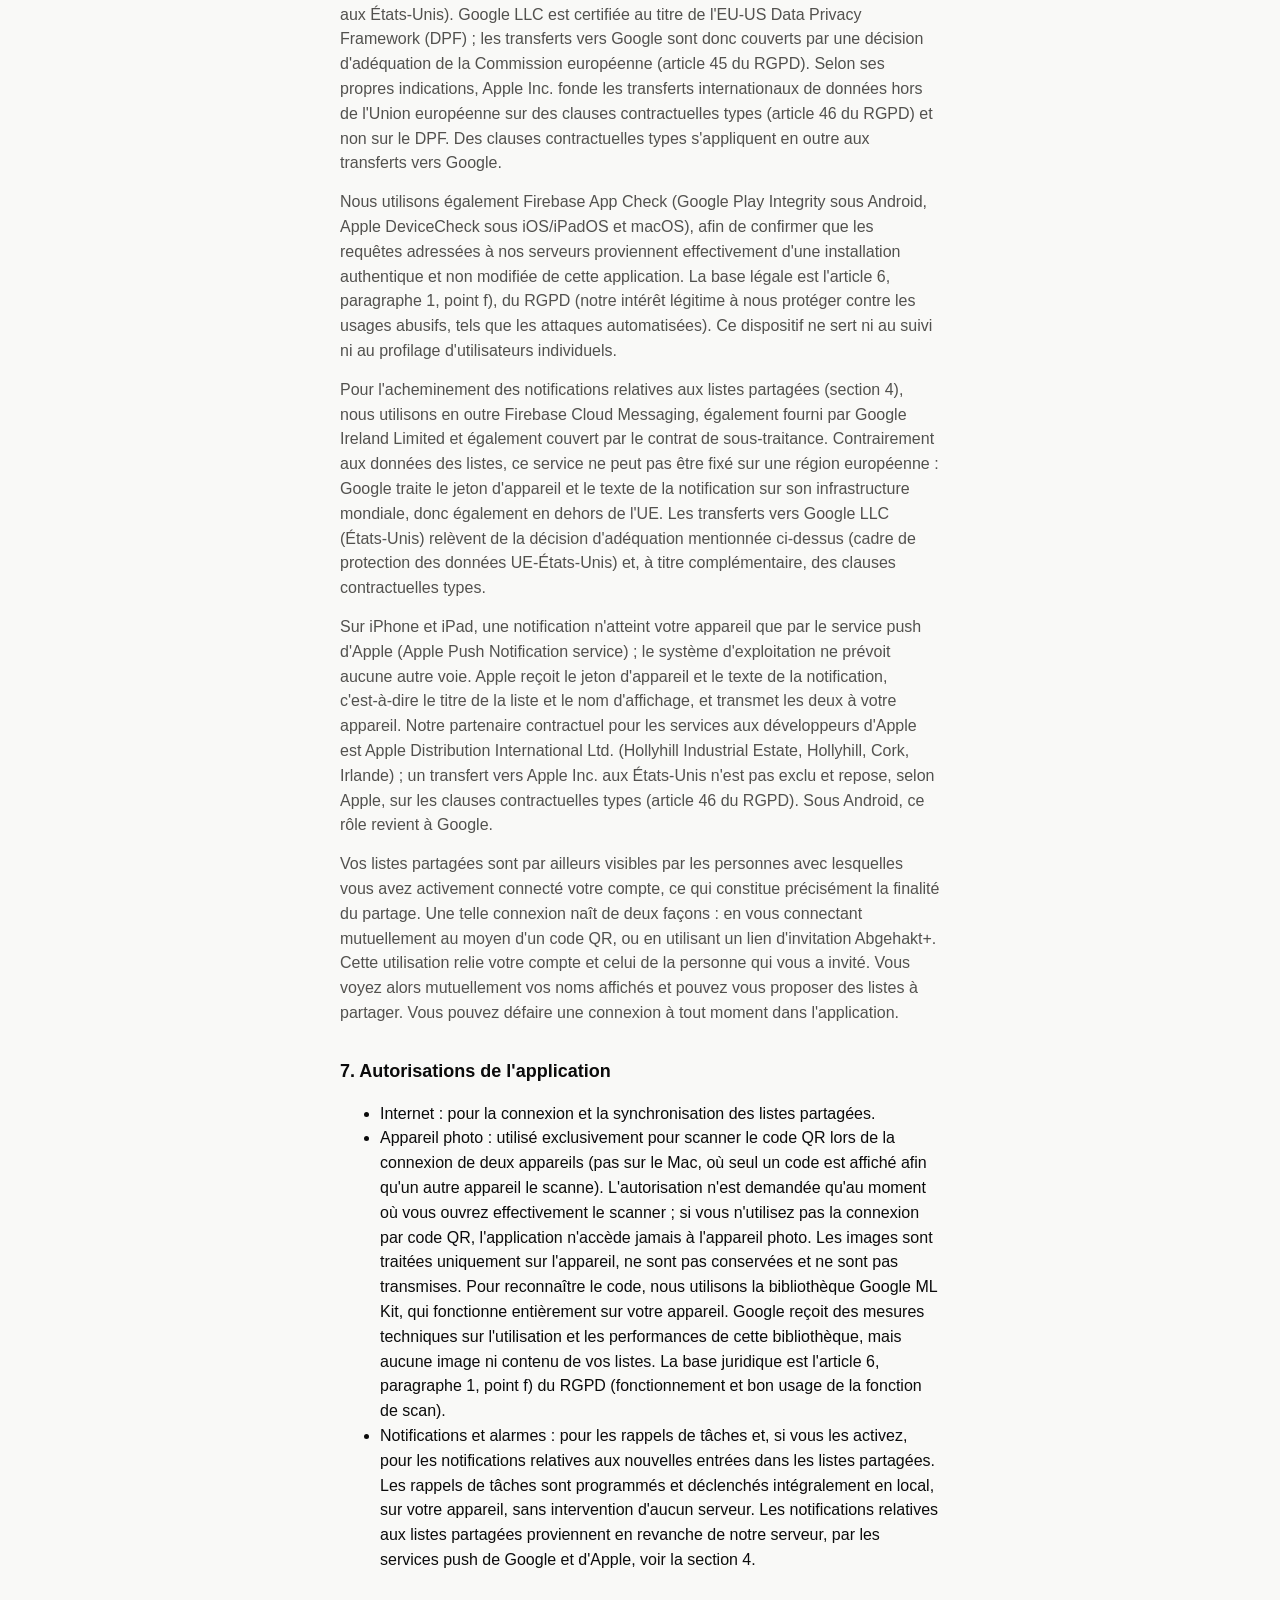
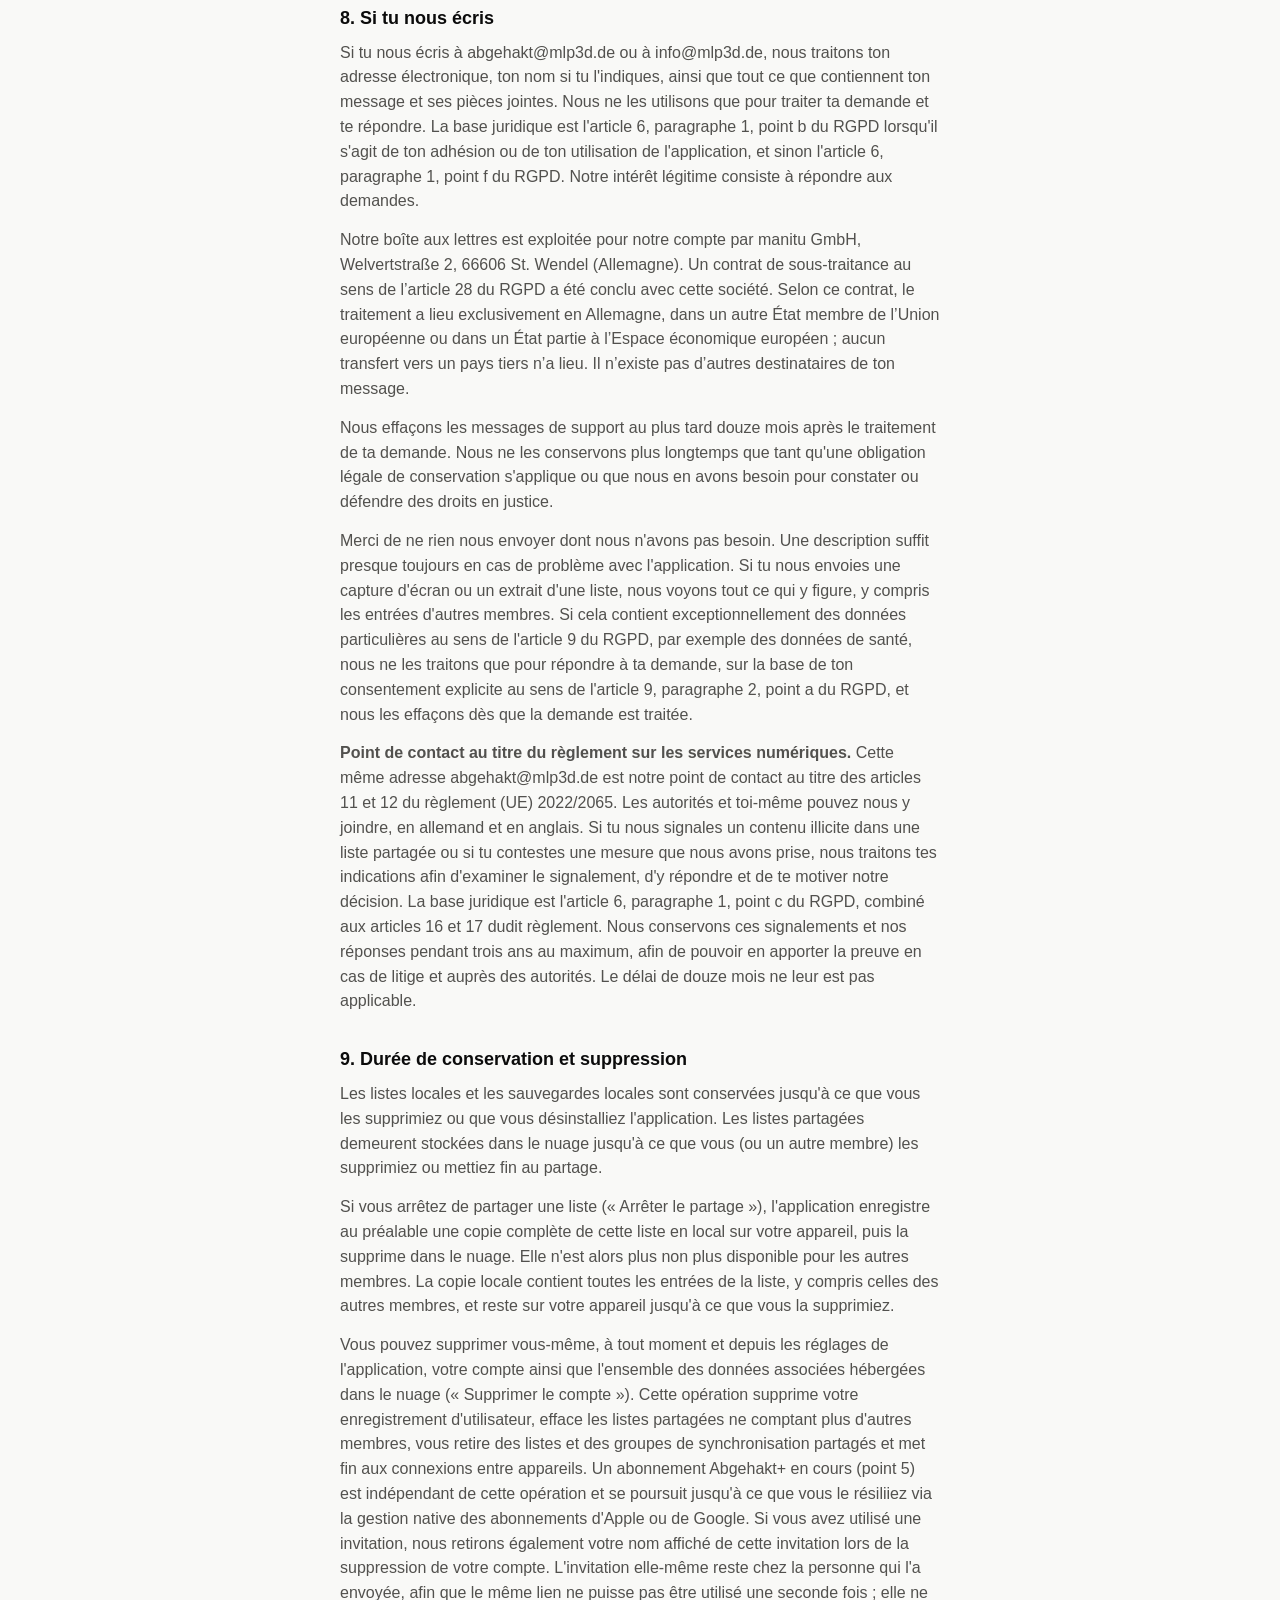
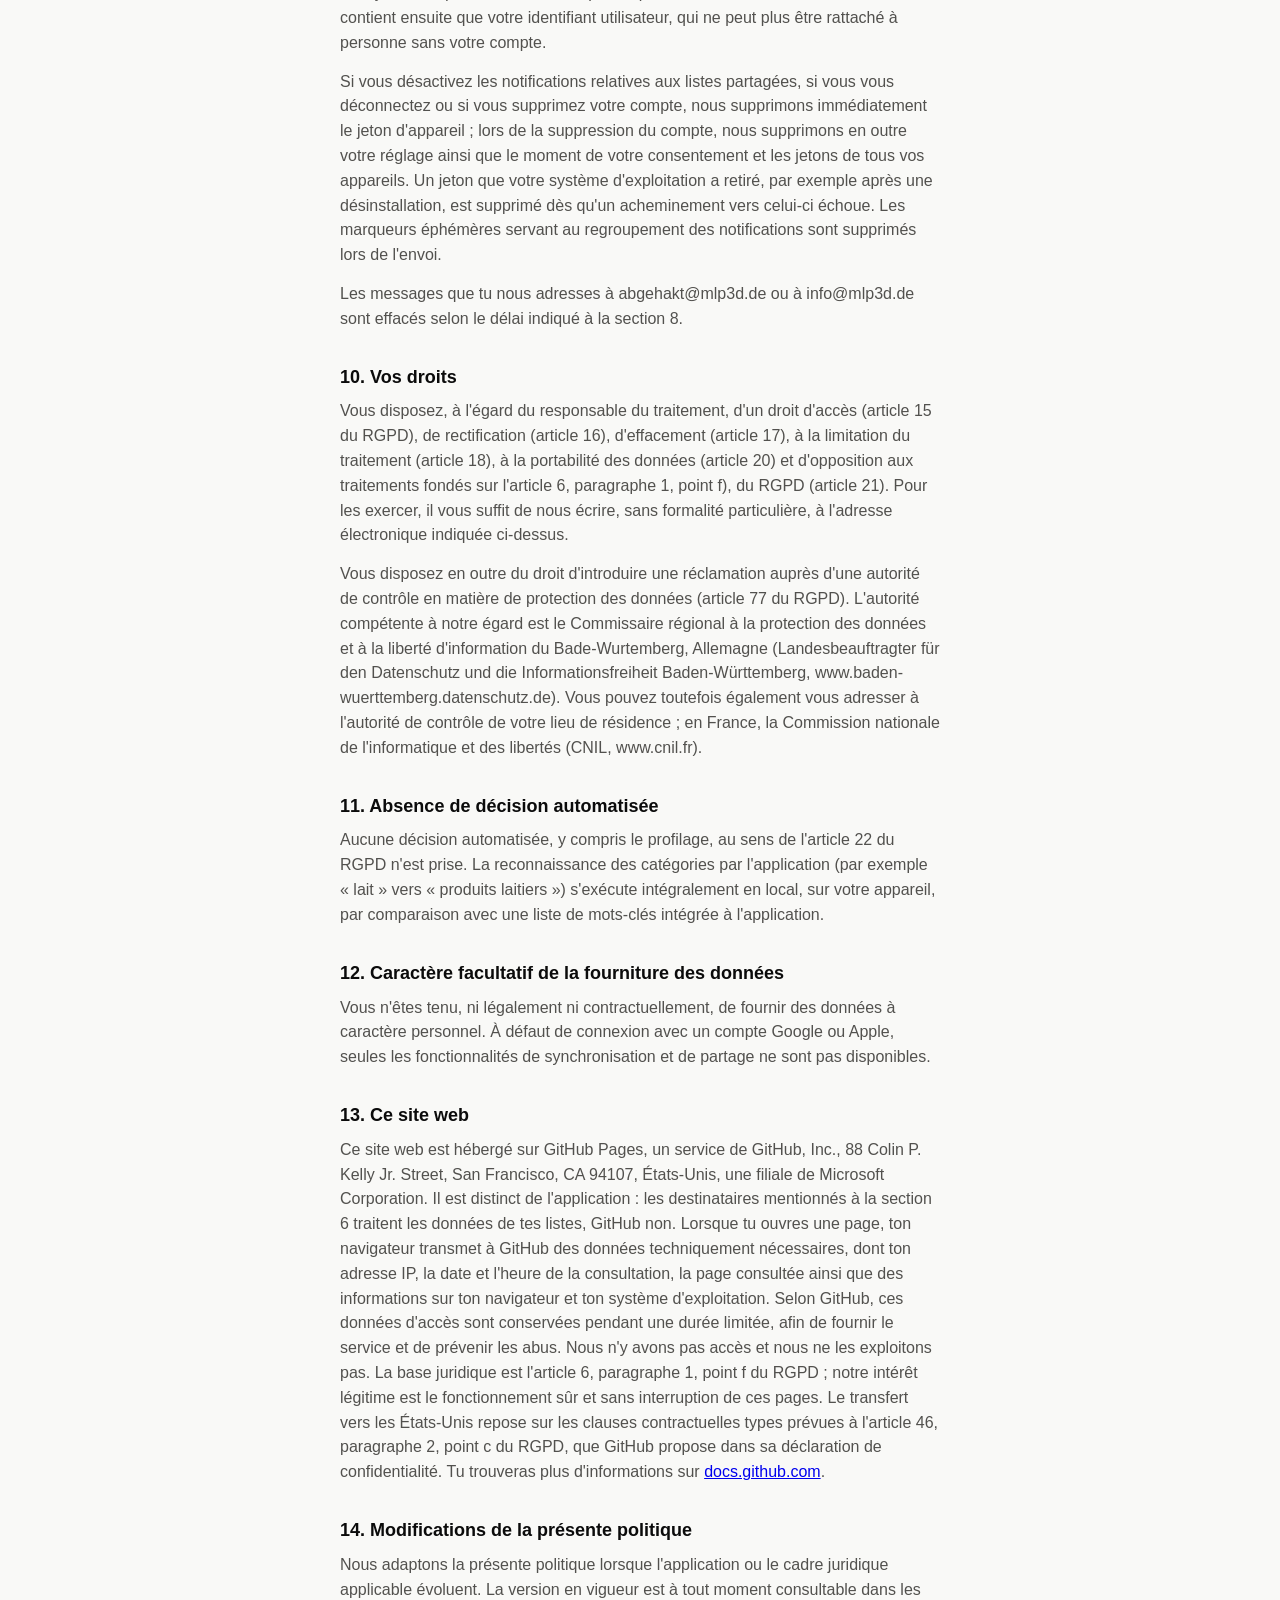
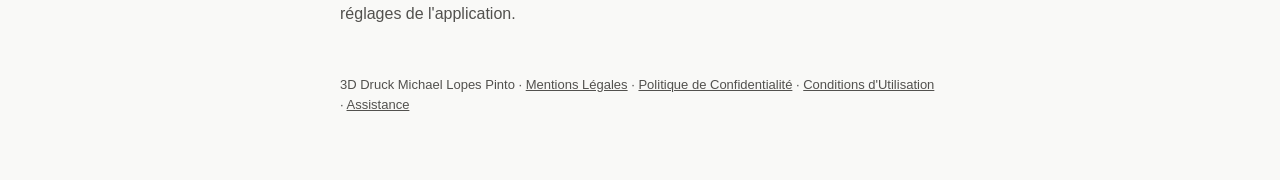
<file: datenschutz-fr.html>
<!doctype html>
<html lang="fr">
<head>
<meta charset="utf-8">
<meta name="viewport" content="width=device-width, initial-scale=1">
<title>Abgehakt — Politique de Confidentialité</title>
<link rel="stylesheet" href="style.css">
</head>
<body>
<div class="wrap">
  <header class="top">
    <div class="logo">A</div>
    <div class="name">Abgehakt</div>
  </header>

  <nav class="pages">
    <a href="index.html">Assistance</a>
    <a href="datenschutz-fr.html">Politique de Confidentialité</a>
    <a href="nutzungsbedingungen-fr.html">Conditions d'Utilisation</a>
    <a href="impressum.html">Mentions Légales</a>
  </nav>

  <p style="font-size:0.85em;margin-bottom:1.5em;"><a href="datenschutz.html">Deutsch</a> · <a href="datenschutz-en.html">English</a> · <a href="datenschutz-es.html">Español</a> · <a href="datenschutz-pt.html">Português</a> · <strong>Français</strong></p>

  <h1>Politique de Confidentialité</h1>
  <p class="stand" style="margin-top:0;">Dernière mise à jour : 3 septembre 2026</p>

  <h2>1. Responsable du traitement</h2>
  <p>Le responsable du traitement au sens du Règlement général sur la protection des données (RGPD) est :</p>
  <p>Michael Lopes Pinto<br>
  exerçant sous l'enseigne : 3D Druck Michael Lopes Pinto (entreprise individuelle)<br>
  Staufener Str. 26<br>
  79189 Bad Krozingen<br>
  Allemagne<br>
  Adresse électronique : info@mlp3d.de</p>
  <h2>2. L'essentiel en bref</h2>
  <p>La présente politique s'applique à l'application « Abgehakt » sur l'ensemble des plateformes sur lesquelles nous la proposons (Android, iPhone/iPad et Mac). Le traitement des données y est identique ; lorsque des différences existent, elles sont expressément signalées ci-après.</p>
  <p>Abgehakt est conçue de telle sorte que vos données restent, par principe, sur votre appareil. Des données ne sont stockées dans le nuage que si vous vous connectez volontairement et que vous partagez activement des listes. Si vous optez pour Abgehakt+, le paiement est traité par l'App Store ou par Google Play ; pour la gestion et la vérification de votre abonnement, nous faisons en outre appel au prestataire spécialisé RevenueCat, dont le composant logiciel est inclus dans toutes les versions de l'application et devient actif dès le démarrage, même sans abonnement (voir le point 5). L'application n'affiche aucune publicité, n'intègre aucun service d'analyse ou de suivi et n'établit aucun profil d'utilisation.</p>
  <h2>3. Utilisation de l'application sans compte</h2>
  <p>Si vous utilisez l'application sans vous connecter (« Continuer sans compte »), l'ensemble de vos listes est enregistré exclusivement en local, sur votre appareil. Les copies de sauvegarde automatiques de vos listes sont également conservées uniquement dans l'espace de stockage protégé de l'application, sur votre appareil. Aucune donnée à caractère personnel n'est transmise, ni à nous ni à des tiers.</p>
  <h2>4. Utilisation de l'application avec un compte Google ou Apple</h2>
  <p>Si vous vous connectez avec votre compte Google ou Apple, nous traitons les données suivantes :</p>
  <p>— Le nom d'affichage, l'adresse électronique et l'identifiant d'utilisateur (UID) communiqués par votre fournisseur de compte, aux fins de votre authentification et afin que les appareils connectés puissent afficher votre nom. Dans le cas d'Apple, il peut s'agir d'une adresse de redirection privée fournie par Apple si vous préférez ne pas communiquer votre véritable adresse électronique.<br>
  — Le contenu des listes que vous partagez (titre, entrées, y compris les notes rédigées librement sur plusieurs lignes, quantités, état d'achèvement, groupes, priorité que vous avez définie et date de la dernière modification), ainsi que les identifiants d'utilisateur des personnes qui vous sont connectées, aux fins de la fourniture du service de synchronisation.</p>
  <p>Les listes que vous ne partagez pas demeurent exclusivement sur votre appareil, y compris lorsque vous êtes connecté. La connexion est facultative ; toutes les fonctionnalités essentielles de l'application fonctionnent également sans compte.</p>
  <p>Le contenu que vous inscrivez dans vos listes relève de votre seule décision. Dans les listes de notes, vous pouvez en outre consigner des textes plus longs et rédigés librement. Nous ne lisons pas ce contenu, ne l'analysons pas et ne le communiquons à personne, à l'exception des personnes avec lesquelles vous avez activement partagé une liste. Le contenu des listes que vous ne partagez pas ne quitte de toute façon pas votre appareil et y est conservé sous forme chiffrée au sein de l'application (AES-256-GCM) ; si vous utilisez pour cela le widget d'écran d'accueil décrit plus loin, cela ne s'applique pas au contenu qui y est affiché. Veuillez toutefois noter ce qui suit : le contenu des listes partagées est techniquement hébergé sur les serveurs mentionnés au point 6 et peut être lu par tous les membres de la liste concernée. Nous vous recommandons donc de ne pas y saisir d'identifiants de connexion tels que des mots de passe, ni de données particulièrement sensibles (par exemple relatives à la santé, aux convictions religieuses ou à l'orientation sexuelle).</p>
  <p>La base légale de ce traitement est l'article 6, paragraphe 1, point b), du RGPD (fourniture des fonctionnalités que vous utilisez activement).</p>
  <p>Chaque compte est soumis à une limite quotidienne de modifications dans les listes partagées, afin que les coûts de l'utilisation partagée restent prévisibles. Une fois cette limite atteinte, l'application ne peut plus écrire le dernier état modifié dans le nuage avant le lendemain. Les listes partagées se trouvant exclusivement dans le nuage, l'application enregistre alors cet état, une fois par liste et par jour, sous la forme d'une liste locale supplémentaire sur votre appareil, reconnaissable au titre « Copie : … ». Cette copie contient également les entrées saisies par d'autres membres. Elle n'est pas reconnectée au nuage, ne nous est pas transmise et reste sur votre appareil jusqu'à ce que vous la supprimiez. La base légale est l'article 6, paragraphe 1, point b), du RGPD.</p>
  <p>Dans une liste partagée, vous pouvez voir qui, en dehors de vous, y a accès. Seul le nom d'affichage provenant du compte Google ou Apple de la personne concernée est indiqué, ou un nom qu'elle a elle-même choisi dans ses réglages. Les adresses électroniques ne sont pas affichées aux autres membres ; elles ne sont pas non plus enregistrées à cette fin. Réciproquement, les autres membres voient votre nom d'affichage. La base légale est l'article 6, paragraphe 1, point b), du RGPD : quiconque utilise une liste en commun doit pouvoir savoir avec qui.</p>
  <p><strong>Notifications relatives aux listes partagées</strong></p>
  <p>Si un autre membre ajoute de nouvelles entrées à une liste que vous partagez avec lui, Abgehakt peut vous en informer. La fonction reste désactivée jusqu'à ce que vous l'activiez dans les réglages, sous « Notifications », et que vous accordiez en outre l'autorisation de votre système d'exploitation. Elle n'existe que sur Android, iPhone et iPad, pas sur le Mac.</p>
  <p>La notification comporte le titre de la liste et le nom d'affichage de la personne qui a ajouté quelque chose. Ce qui a été ajouté n'y figure pas : le contenu de vos listes n'apparaît donc sur aucun écran de verrouillage. Seules les nouvelles entrées déclenchent une notification, et non le fait de cocher, de supprimer ou de renommer. Plusieurs entrées rapprochées dans le temps sont regroupées en une seule notification.</p>
  <p>À cette fin, nous traitons : l'identifiant que Firebase Cloud Messaging attribue à votre installation de l'application (le jeton d'appareil), avec votre identifiant d'utilisateur et la langue de votre appareil, afin que la notification atteigne votre appareil et soit rédigée dans votre langue ; l'état de votre interrupteur, les listes que vous avez mises en sourdine et le moment où vous avez activé la fonction, comme preuve de votre consentement ; ainsi que, pendant la durée du regroupement, l'identifiant de la liste et l'identifiant d'utilisateur de la personne qui a ajouté quelque chose. Ce dernier marqueur ne contient aucun contenu de liste et est supprimé lors de l'envoi.</p>
  <p>Les notifications sont composées et déclenchées par une fonction serveur que nous exploitons (Google Cloud Functions, région europe-west1, Belgique). Elles sont acheminées par Firebase Cloud Messaging de Google et, sur iPhone et iPad, en outre par le service push d'Apple (Apple Push Notification service). Les deux systèmes d'exploitation ne prévoient aucune autre voie d'acheminement. Ces deux services reçoivent le jeton d'appareil et le texte de la notification, c'est-à-dire le titre de la liste et le nom d'affichage. Vous trouverez des précisions à la section 6.</p>
  <p>La base juridique est votre consentement au sens de l'article 6, paragraphe 1, point a), du RGPD ; ce même consentement couvre l'enregistrement et la lecture du jeton sur votre appareil au sens de l'article 25, paragraphe 1, de la loi allemande sur la protection des données dans les services numériques (TDDG). Vous pouvez le retirer à tout moment, avec effet pour l'avenir, en désactivant à nouveau l'interrupteur. Nous supprimons alors le jeton immédiatement et, sans jeton, plus rien n'est acheminé. Vous pouvez mettre certaines listes en sourdine dans le menu de la liste concernée sans désactiver l'ensemble de la fonction. Nous n'utilisons pas ces notifications à des fins publicitaires.</p>
  <p>L'inverse vaut également : si c'est vous qui ajoutez quelque chose à une liste partagée, l'application enregistre dans l'en-tête de la liste votre identifiant d'utilisateur comme celui de la personne ayant modifié la liste en dernier. Tous les membres de la liste peuvent le voir, et c'est ainsi que notre serveur reconnaît qui a déclenché une notification. Si d'autres membres ont activé les notifications, votre nom d'affichage et le titre de la liste sont transmis à cette fin aux services push de Google et d'Apple et affichés sur les appareils de ces personnes. Cela vaut indépendamment du fait que vous ayez vous-même activé les notifications. La base juridique est à cet égard l'article 6, paragraphe 1, point b), du RGPD (fourniture de la fonction de partage que vous utilisez activement), et non votre consentement.</p>
  <p><strong>Widget d'écran d'accueil</strong></p>
  <p>Si vous ajoutez le widget Abgehakt à l'écran d'accueil de votre téléphone ou de votre tablette, il affiche le titre et les entrées de la liste que vous avez choisie à cet effet. Ce contenu est donc visible sans ouvrir l'application, y compris pour quiconque jette un œil à votre appareil déverrouillé. L'icône en forme d'œil dans le widget vous permet de masquer le contenu à tout moment ; seul le nom de l'application y est alors affiché.</p>
  <p>Pour que le widget puisse afficher une liste sans démarrer l'application, celle-ci enregistre les données nécessaires dans un espace de stockage partagé entre l'application et le widget : les titres de vos listes avec le nombre d'entrées et, pour les listes locales, en plus leur contenu complet (entrées, quantités, état d'achèvement, notes). Ces données y sont stockées non chiffrées, car le widget ne pourrait sinon pas les afficher. Elles restent sur votre appareil et ne nous sont pas transmises. Si votre abonnement Abgehakt+ prend fin, l'application vide à nouveau cet espace. Il n'y a pas de widget sur le Mac.</p>
  <h2>5. Abgehakt+ et traitement du paiement</h2>
  <p>Si vous souscrivez un abonnement Abgehakt+, l'achat proprement dit est traité intégralement par la boutique concernée — pour l'App Store, par Apple Distribution International Ltd. (Hollyhill Industrial Estate, Hollyhill, Cork, Irlande) ; pour Google Play, par Google Commerce Limited (70 Sir John Rogerson's Quay, Dublin 2, D02R296, Irlande). Nous ne recevons à aucun moment vos données de paiement (par exemple votre numéro de carte bancaire). La souscription n'est possible que dans l'appli iPhone/iPad et dans l'appli Android ; l'appli Mac se contente de vérifier si un abonnement existe déjà pour votre compte connecté.</p>
  <p>Pour la gestion de l'état de l'abonnement (formule active, nombre de places associées, date de reconduction), nous faisons appel au prestataire RevenueCat, Inc. (2261 Market Street #5205, San Francisco, CA 94114, États-Unis). Pour que l'application puisse ne serait-ce que déterminer si un abonnement existe, le composant logiciel (SDK) de RevenueCat fait partie intégrante de l'application et contacte les serveurs de RevenueCat dès le démarrage de l'application — même si vous n'avez souscrit aucun abonnement et n'êtes pas connecté. Sont alors transmis un identifiant pseudonyme (un identifiant d'appareil généré aléatoirement avant connexion, votre UID Firebase après connexion), des informations techniques sur l'application et l'appareil (notamment plateforme, version de l'application et du système d'exploitation, pays) ainsi que, le cas échéant, l'identifiant d'achat ou d'abonnement de votre boutique. RevenueCat ne reçoit ni nom, ni adresse e-mail, ni contenu de listes.</p>
  <p>La base légale, pour les abonnements existants ou en cours de conclusion, est l'article 6, paragraphe 1, point b), du RGPD (exécution d'un contrat) ; dans les autres cas — c'est-à-dire pour la simple vérification de statut sans abonnement — il s'agit de l'article 6, paragraphe 1, point f), du RGPD (notre intérêt légitime à ne déverrouiller, de manière fiable et sur tous les appareils, les fonctionnalités payantes qu'aux personnes autorisées). Un contrat de sous-traitance a été conclu avec RevenueCat ; les transferts de données vers les États-Unis sont encadrés par des clauses contractuelles types (article 46 du RGPD).</p>
  <p>Si vous attribuez des places Abgehakt+ à d'autres personnes (« Gérer les places »), nous enregistrons cette attribution dans notre propre base de données dans le nuage (voir le point 6) : l'identifiant utilisateur de la personne qui reçoit la place, votre identifiant utilisateur, votre nom affiché (afin qu'on sache de qui provient la place) ainsi que l'horodatage de l'attribution. Si vous attribuez une place au moyen d'un lien d'invitation que vous envoyez vous-même, nous n'enregistrons d'abord pour ce lien que votre identifiant utilisateur, votre nom affiché et l'horodatage. Lorsque quelqu'un utilise ce lien, l'identifiant utilisateur et le nom affiché de cette personne ainsi que l'horodatage de l'utilisation viennent s'y ajouter, afin que vous voyiez dans l'application qui a accepté votre invitation et afin que le même lien ne puisse pas être utilisé une seconde fois. Un lien utilisé reste enregistré comme justificatif de l'attribution. Un lien encore ouvert peut être retiré dans l'application, il est alors supprimé. La base juridique est l'art. 6, par. 1, point b) du RGPD.</p>
  <p>Pour des raisons de sécurité, chaque attribution passe par une fonction serveur que nous exploitons nous-mêmes (Google Cloud Functions, région europe-west1, Belgique). Juste avant d'attribuer une place, cette fonction vérifie auprès de RevenueCat si votre abonnement est bien actif et s'il reste une place disponible. Pour cela, votre identifiant utilisateur (UID Firebase) est transmis à RevenueCat — le même identifiant que l'application transmet de toute façon déjà. L'identifiant utilisateur de la personne qui reçoit la place n'est pas transmis à RevenueCat. La base juridique est l'article 6, paragraphe 1, point b) du RGPD (exécution de votre abonnement) et, en complément, l'article 6, paragraphe 1, point f) du RGPD (notre intérêt légitime à ce que les fonctionnalités payantes ne soient pas débloquées sans abonnement valide).</p>
  <p>Ton abonnement comporte également un relevé des appareils sur lesquels tu l'utilises. À cette fin, l'application génère une seule fois un identifiant aléatoire qui ne fait que distinguer cette installation des autres. Il n'est pas dérivé de caractéristiques de l'appareil ou du matériel, ne dit rien de ton appareil et n'est pas visible par d'autres applications. Cet identifiant et la date de dernière utilisation sont enregistrés avec ton statut d'abonnement vérifié dans notre base de données en nuage (point 6). Le nombre d'appareils que nous enregistrons dépend de l'origine de ton abonnement : si tu as souscrit toi-même, il correspond au nombre de places de ton offre. Si tu utilises une place qu'une autre personne t'a attribuée, il est de deux. Si un appareil supplémentaire s'ajoute, l'entrée de l'appareil resté inutilisé le plus longtemps est supprimée. Si tu réinstalles l'application, un nouvel identifiant est créé et l'appareil compte comme un nouvel appareil. La base juridique est l'art. 6, par. 1, point b) du RGPD (exécution de ton abonnement dans les limites souscrites) et, à titre complémentaire, l'art. 6, par. 1, point f) du RGPD (notre intérêt légitime à ce qu'un abonnement ne soit pas utilisé au-delà de ce qui a été souscrit).</p>
  <h2>6. Destinataires, sous-traitants et lieu de stockage</h2>
  <p>Pour la connexion et la synchronisation, nous utilisons les services Firebase Authentication et Cloud Firestore de Google, ainsi que Google Cloud Functions pour certaines vérifications côté serveur (voir le point 5). Notre cocontractant et sous-traitant au sens de l'article 28 du RGPD est Google Ireland Limited, Gordon House, Barrow Street, Dublin 4, Irlande. Un contrat de sous-traitance a été conclu avec Google (Google Cloud Data Processing Addendum).</p>
  <p>Les données des listes sont stockées dans la région Google Cloud europe-west3 (Francfort-sur-le-Main, Allemagne) ; nos fonctions serveur s'exécutent dans la région europe-west1 (Saint-Ghislain, Belgique). Les deux régions se situent au sein de l'Union européenne. L'appel d'une fonction serveur génère chez Google des données techniques de journalisation (notamment l'horodatage, le résultat de l'appel et l'adresse IP de votre appareil), utilisées pour le dépannage et la protection contre les abus, et supprimées automatiquement au bout de 30 jours. La base juridique est l'article 6, paragraphe 1, point f) du RGPD. La connexion via Google ou Apple peut donner lieu à un transfert de données vers Google LLC ou Apple Inc. (toutes deux aux États-Unis). Google LLC est certifiée au titre de l'EU-US Data Privacy Framework (DPF) ; les transferts vers Google sont donc couverts par une décision d'adéquation de la Commission européenne (article 45 du RGPD). Selon ses propres indications, Apple Inc. fonde les transferts internationaux de données hors de l'Union européenne sur des clauses contractuelles types (article 46 du RGPD) et non sur le DPF. Des clauses contractuelles types s'appliquent en outre aux transferts vers Google.</p>
  <p>Nous utilisons également Firebase App Check (Google Play Integrity sous Android, Apple DeviceCheck sous iOS/iPadOS et macOS), afin de confirmer que les requêtes adressées à nos serveurs proviennent effectivement d'une installation authentique et non modifiée de cette application. La base légale est l'article 6, paragraphe 1, point f), du RGPD (notre intérêt légitime à nous protéger contre les usages abusifs, tels que les attaques automatisées). Ce dispositif ne sert ni au suivi ni au profilage d'utilisateurs individuels.</p>
  <p>Pour l'acheminement des notifications relatives aux listes partagées (section 4), nous utilisons en outre Firebase Cloud Messaging, également fourni par Google Ireland Limited et également couvert par le contrat de sous-traitance. Contrairement aux données des listes, ce service ne peut pas être fixé sur une région européenne : Google traite le jeton d'appareil et le texte de la notification sur son infrastructure mondiale, donc également en dehors de l'UE. Les transferts vers Google LLC (États-Unis) relèvent de la décision d'adéquation mentionnée ci-dessus (cadre de protection des données UE-États-Unis) et, à titre complémentaire, des clauses contractuelles types.</p>
  <p>Sur iPhone et iPad, une notification n'atteint votre appareil que par le service push d'Apple (Apple Push Notification service) ; le système d'exploitation ne prévoit aucune autre voie. Apple reçoit le jeton d'appareil et le texte de la notification, c'est-à-dire le titre de la liste et le nom d'affichage, et transmet les deux à votre appareil. Notre partenaire contractuel pour les services aux développeurs d'Apple est Apple Distribution International Ltd. (Hollyhill Industrial Estate, Hollyhill, Cork, Irlande) ; un transfert vers Apple Inc. aux États-Unis n'est pas exclu et repose, selon Apple, sur les clauses contractuelles types (article 46 du RGPD). Sous Android, ce rôle revient à Google.</p>
  <p>Vos listes partagées sont par ailleurs visibles par les personnes avec lesquelles vous avez activement connecté votre compte, ce qui constitue précisément la finalité du partage. Une telle connexion naît de deux façons : en vous connectant mutuellement au moyen d'un code QR, ou en utilisant un lien d'invitation Abgehakt+. Cette utilisation relie votre compte et celui de la personne qui vous a invité. Vous voyez alors mutuellement vos noms affichés et pouvez vous proposer des listes à partager. Vous pouvez défaire une connexion à tout moment dans l'application.</p>

  <h2>7. Autorisations de l'application</h2>
  <ul><li>Internet : pour la connexion et la synchronisation des listes partagées.</li><li>Appareil photo : utilisé exclusivement pour scanner le code QR lors de la connexion de deux appareils (pas sur le Mac, où seul un code est affiché afin qu'un autre appareil le scanne). L'autorisation n'est demandée qu'au moment où vous ouvrez effectivement le scanner ; si vous n'utilisez pas la connexion par code QR, l'application n'accède jamais à l'appareil photo. Les images sont traitées uniquement sur l'appareil, ne sont pas conservées et ne sont pas transmises. Pour reconnaître le code, nous utilisons la bibliothèque Google ML Kit, qui fonctionne entièrement sur votre appareil. Google reçoit des mesures techniques sur l'utilisation et les performances de cette bibliothèque, mais aucune image ni contenu de vos listes. La base juridique est l'article 6, paragraphe 1, point f) du RGPD (fonctionnement et bon usage de la fonction de scan).</li><li>Notifications et alarmes : pour les rappels de tâches et, si vous les activez, pour les notifications relatives aux nouvelles entrées dans les listes partagées. Les rappels de tâches sont programmés et déclenchés intégralement en local, sur votre appareil, sans intervention d'aucun serveur. Les notifications relatives aux listes partagées proviennent en revanche de notre serveur, par les services push de Google et d'Apple, voir la section 4.</li></ul>

  <h2>8. Si tu nous écris</h2>
  <p>Si tu nous écris à abgehakt@mlp3d.de ou à info@mlp3d.de, nous traitons ton adresse électronique, ton nom si tu l'indiques, ainsi que tout ce que contiennent ton message et ses pièces jointes. Nous ne les utilisons que pour traiter ta demande et te répondre. La base juridique est l'article 6, paragraphe 1, point b du RGPD lorsqu'il s'agit de ton adhésion ou de ton utilisation de l'application, et sinon l'article 6, paragraphe 1, point f du RGPD. Notre intérêt légitime consiste à répondre aux demandes.</p>
  <p>Notre boîte aux lettres est exploitée pour notre compte par manitu GmbH, Welvertstra&szlig;e 2, 66606 St. Wendel (Allemagne). Un contrat de sous-traitance au sens de l&rsquo;article 28 du RGPD a été conclu avec cette société. Selon ce contrat, le traitement a lieu exclusivement en Allemagne, dans un autre État membre de l&rsquo;Union européenne ou dans un État partie à l&rsquo;Espace économique européen ; aucun transfert vers un pays tiers n&rsquo;a lieu. Il n&rsquo;existe pas d&rsquo;autres destinataires de ton message.</p>
  <p>Nous effaçons les messages de support au plus tard douze mois après le traitement de ta demande. Nous ne les conservons plus longtemps que tant qu'une obligation légale de conservation s'applique ou que nous en avons besoin pour constater ou défendre des droits en justice.</p>
  <p>Merci de ne rien nous envoyer dont nous n'avons pas besoin. Une description suffit presque toujours en cas de problème avec l'application. Si tu nous envoies une capture d'écran ou un extrait d'une liste, nous voyons tout ce qui y figure, y compris les entrées d'autres membres. Si cela contient exceptionnellement des données particulières au sens de l'article 9 du RGPD, par exemple des données de santé, nous ne les traitons que pour répondre à ta demande, sur la base de ton consentement explicite au sens de l'article 9, paragraphe 2, point a du RGPD, et nous les effaçons dès que la demande est traitée.</p>
  <p><strong>Point de contact au titre du règlement sur les services numériques.</strong> Cette même adresse abgehakt@mlp3d.de est notre point de contact au titre des articles 11 et 12 du règlement (UE) 2022/2065. Les autorités et toi-même pouvez nous y joindre, en allemand et en anglais. Si tu nous signales un contenu illicite dans une liste partagée ou si tu contestes une mesure que nous avons prise, nous traitons tes indications afin d'examiner le signalement, d'y répondre et de te motiver notre décision. La base juridique est l'article 6, paragraphe 1, point c du RGPD, combiné aux articles 16 et 17 dudit règlement. Nous conservons ces signalements et nos réponses pendant trois ans au maximum, afin de pouvoir en apporter la preuve en cas de litige et auprès des autorités. Le délai de douze mois ne leur est pas applicable.</p>

  <h2>9. Durée de conservation et suppression</h2>
  <p>Les listes locales et les sauvegardes locales sont conservées jusqu'à ce que vous les supprimiez ou que vous désinstalliez l'application. Les listes partagées demeurent stockées dans le nuage jusqu'à ce que vous (ou un autre membre) les supprimiez ou mettiez fin au partage.</p>
  <p>Si vous arrêtez de partager une liste (« Arrêter le partage »), l'application enregistre au préalable une copie complète de cette liste en local sur votre appareil, puis la supprime dans le nuage. Elle n'est alors plus non plus disponible pour les autres membres. La copie locale contient toutes les entrées de la liste, y compris celles des autres membres, et reste sur votre appareil jusqu'à ce que vous la supprimiez.</p>
  <p>Vous pouvez supprimer vous-même, à tout moment et depuis les réglages de l'application, votre compte ainsi que l'ensemble des données associées hébergées dans le nuage (« Supprimer le compte »). Cette opération supprime votre enregistrement d'utilisateur, efface les listes partagées ne comptant plus d'autres membres, vous retire des listes et des groupes de synchronisation partagés et met fin aux connexions entre appareils. Un abonnement Abgehakt+ en cours (point 5) est indépendant de cette opération et se poursuit jusqu'à ce que vous le résiliiez via la gestion native des abonnements d'Apple ou de Google. Si vous avez utilisé une invitation, nous retirons également votre nom affiché de cette invitation lors de la suppression de votre compte. L'invitation elle-même reste chez la personne qui l'a envoyée, afin que le même lien ne puisse pas être utilisé une seconde fois ; elle ne contient ensuite que votre identifiant utilisateur, qui ne peut plus être rattaché à personne sans votre compte.</p>
  <p>Si vous désactivez les notifications relatives aux listes partagées, si vous vous déconnectez ou si vous supprimez votre compte, nous supprimons immédiatement le jeton d'appareil ; lors de la suppression du compte, nous supprimons en outre votre réglage ainsi que le moment de votre consentement et les jetons de tous vos appareils. Un jeton que votre système d'exploitation a retiré, par exemple après une désinstallation, est supprimé dès qu'un acheminement vers celui-ci échoue. Les marqueurs éphémères servant au regroupement des notifications sont supprimés lors de l'envoi.</p>
  <p>Les messages que tu nous adresses à abgehakt@mlp3d.de ou à info@mlp3d.de sont effacés selon le délai indiqué à la section 8.</p>
  <h2>10. Vos droits</h2>
  <p>Vous disposez, à l'égard du responsable du traitement, d'un droit d'accès (article 15 du RGPD), de rectification (article 16), d'effacement (article 17), à la limitation du traitement (article 18), à la portabilité des données (article 20) et d'opposition aux traitements fondés sur l'article 6, paragraphe 1, point f), du RGPD (article 21). Pour les exercer, il vous suffit de nous écrire, sans formalité particulière, à l'adresse électronique indiquée ci-dessus.</p>
  <p>Vous disposez en outre du droit d'introduire une réclamation auprès d'une autorité de contrôle en matière de protection des données (article 77 du RGPD). L'autorité compétente à notre égard est le Commissaire régional à la protection des données et à la liberté d'information du Bade-Wurtemberg, Allemagne (Landesbeauftragter für den Datenschutz und die Informationsfreiheit Baden-Württemberg, www.baden-wuerttemberg.datenschutz.de). Vous pouvez toutefois également vous adresser à l'autorité de contrôle de votre lieu de résidence ; en France, la Commission nationale de l'informatique et des libertés (CNIL, www.cnil.fr).</p>
  <h2>11. Absence de décision automatisée</h2>
  <p>Aucune décision automatisée, y compris le profilage, au sens de l'article 22 du RGPD n'est prise. La reconnaissance des catégories par l'application (par exemple « lait » vers « produits laitiers ») s'exécute intégralement en local, sur votre appareil, par comparaison avec une liste de mots-clés intégrée à l'application.</p>
  <h2>12. Caractère facultatif de la fourniture des données</h2>
  <p>Vous n'êtes tenu, ni légalement ni contractuellement, de fournir des données à caractère personnel. À défaut de connexion avec un compte Google ou Apple, seules les fonctionnalités de synchronisation et de partage ne sont pas disponibles.</p>
  <h2>13. Ce site web</h2>
  <p>Ce site web est hébergé sur GitHub Pages, un service de GitHub, Inc., 88 Colin P. Kelly Jr. Street, San Francisco, CA 94107, États-Unis, une filiale de Microsoft Corporation. Il est distinct de l'application : les destinataires mentionnés à la section 6 traitent les données de tes listes, GitHub non. Lorsque tu ouvres une page, ton navigateur transmet à GitHub des données techniquement nécessaires, dont ton adresse IP, la date et l'heure de la consultation, la page consultée ainsi que des informations sur ton navigateur et ton système d'exploitation. Selon GitHub, ces données d'accès sont conservées pendant une durée limitée, afin de fournir le service et de prévenir les abus. Nous n'y avons pas accès et nous ne les exploitons pas. La base juridique est l'article 6, paragraphe 1, point f du RGPD ; notre intérêt légitime est le fonctionnement sûr et sans interruption de ces pages. Le transfert vers les États-Unis repose sur les clauses contractuelles types prévues à l'article 46, paragraphe 2, point c du RGPD, que GitHub propose dans sa déclaration de confidentialité. Tu trouveras plus d'informations sur <a href="https://docs.github.com/site-policy/privacy-policies/github-general-privacy-statement">docs.github.com</a>.</p>

  <h2>14. Modifications de la présente politique</h2>
  <p>Nous adaptons la présente politique lorsque l'application ou le cadre juridique applicable évoluent. La version en vigueur est à tout moment consultable dans les réglages de l'application.</p>

  <footer>
    3D Druck Michael Lopes Pinto · <a href="impressum.html" style="color:inherit;">Mentions Légales</a> · <a href="datenschutz-fr.html" style="color:inherit;">Politique de Confidentialité</a> · <a href="nutzungsbedingungen-fr.html" style="color:inherit;">Conditions d'Utilisation</a> · <a href="index.html" style="color:inherit;">Assistance</a>
  </footer>
</div>
</body>
</html>
</file>
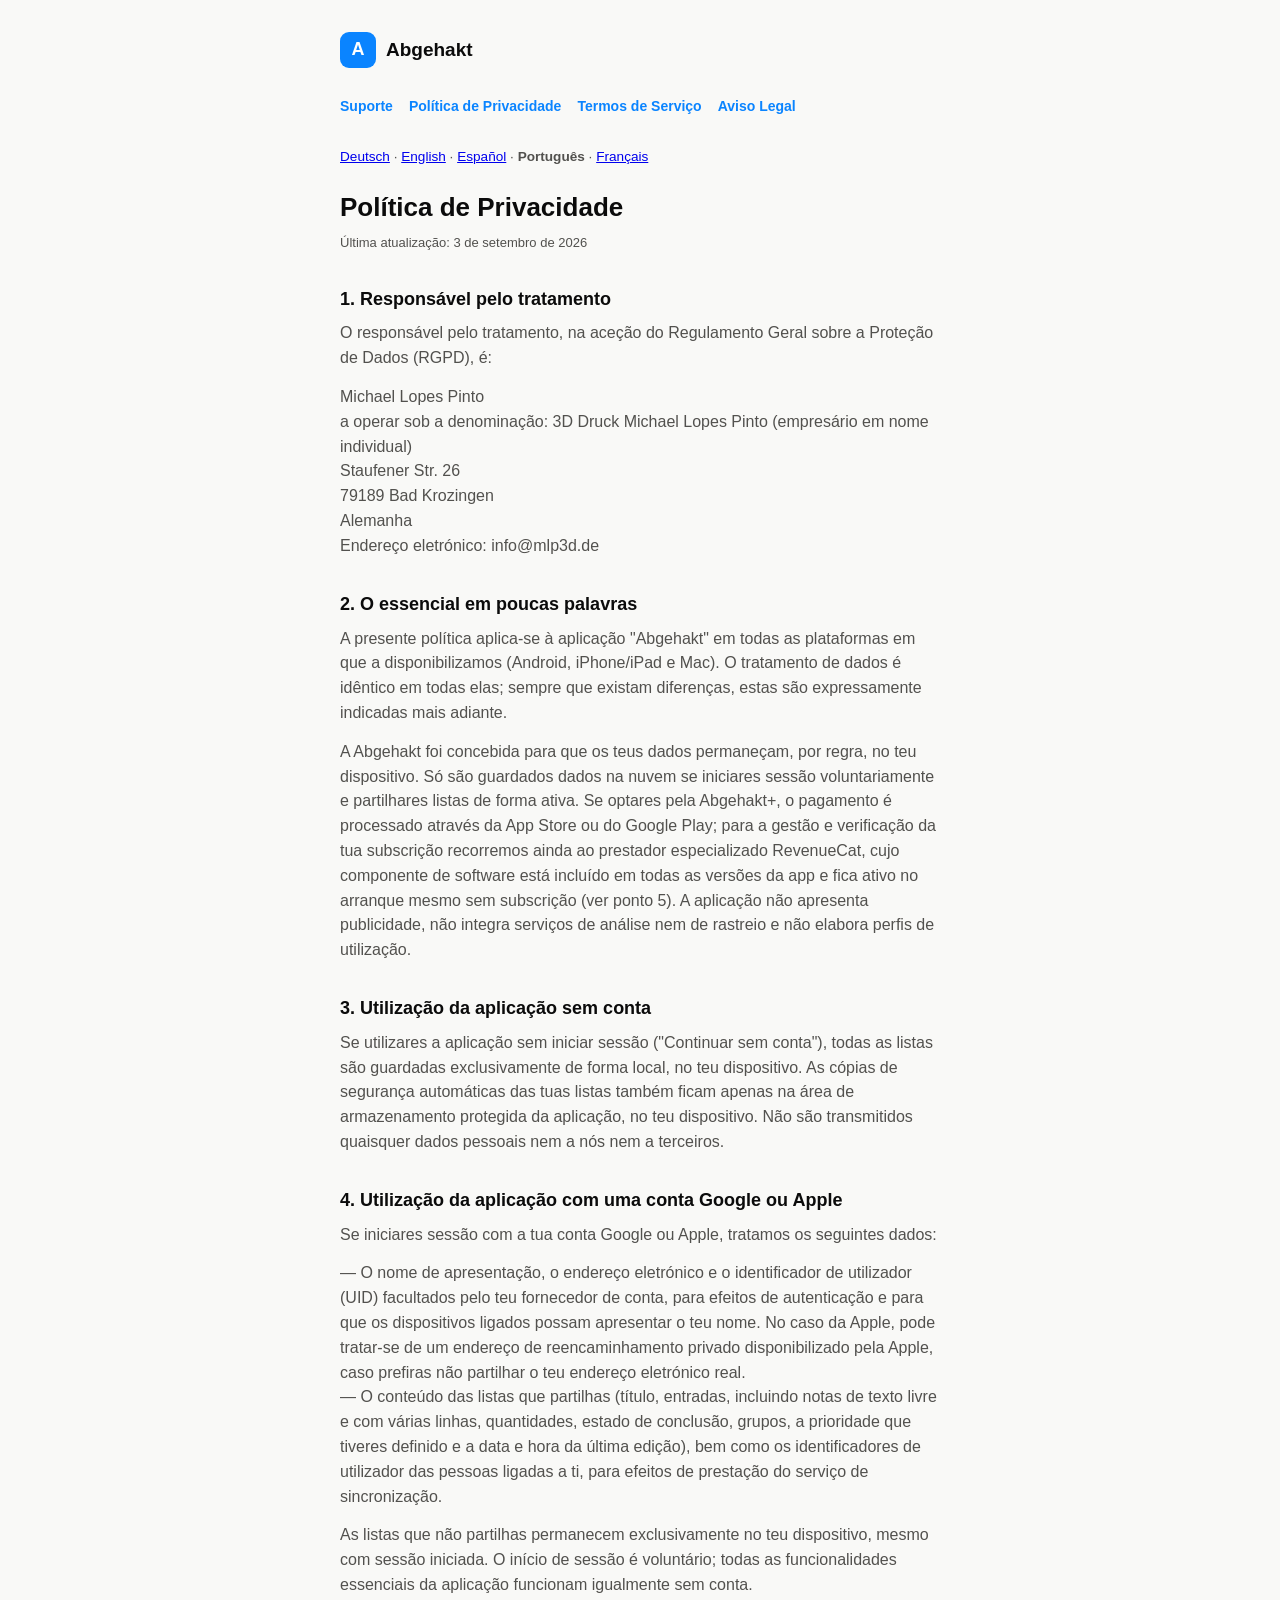
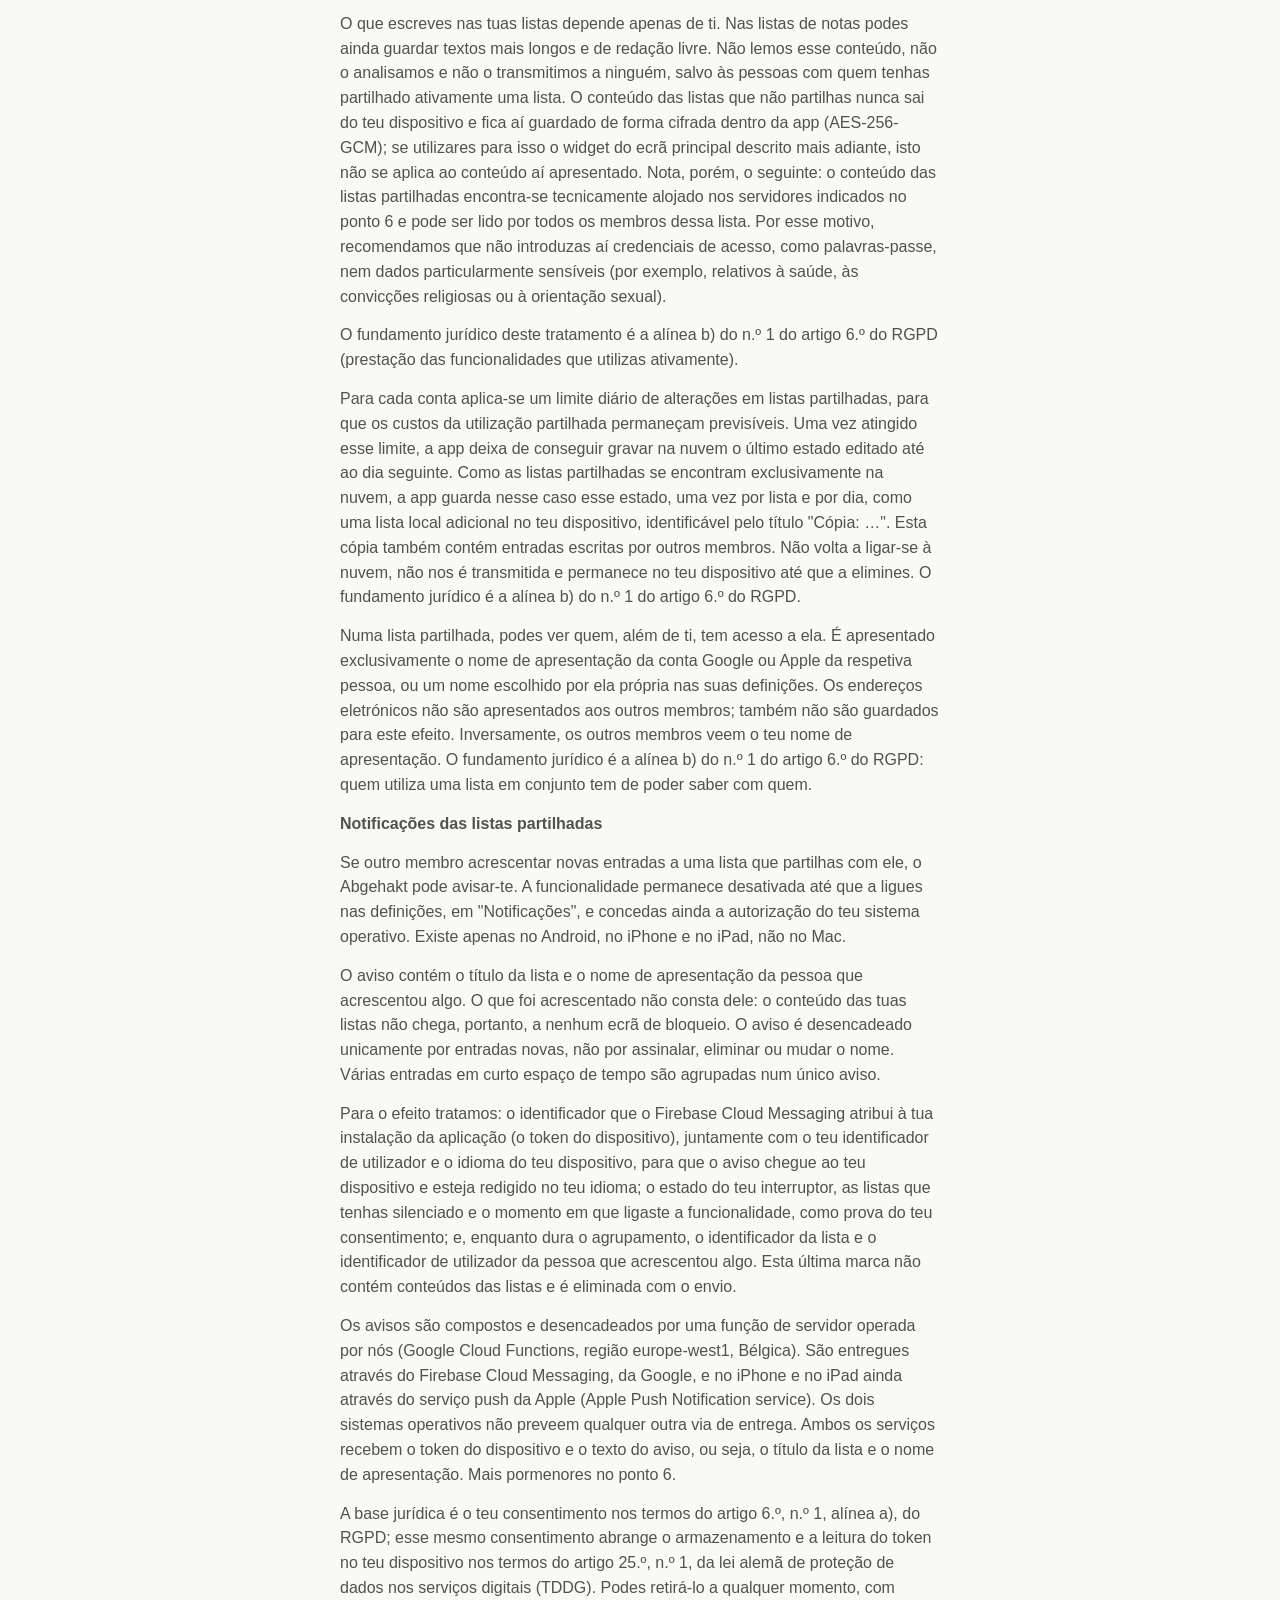
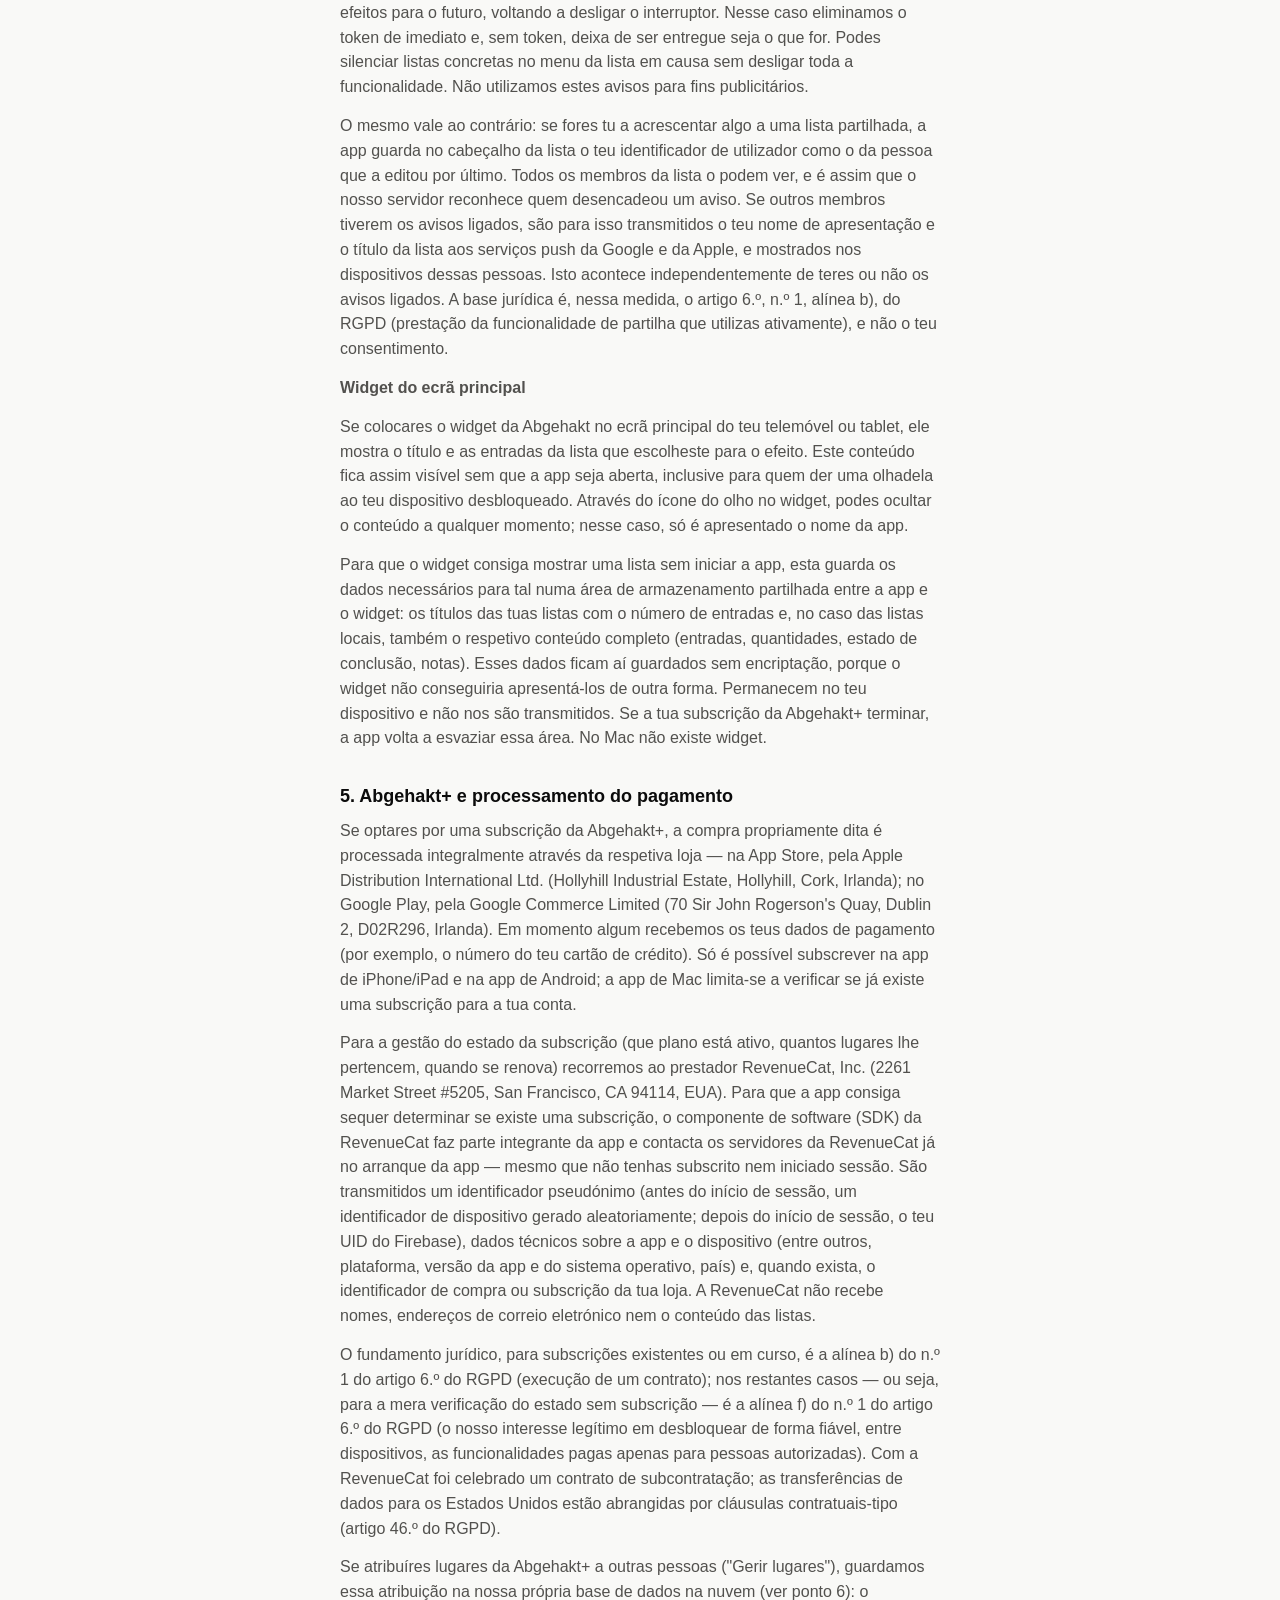
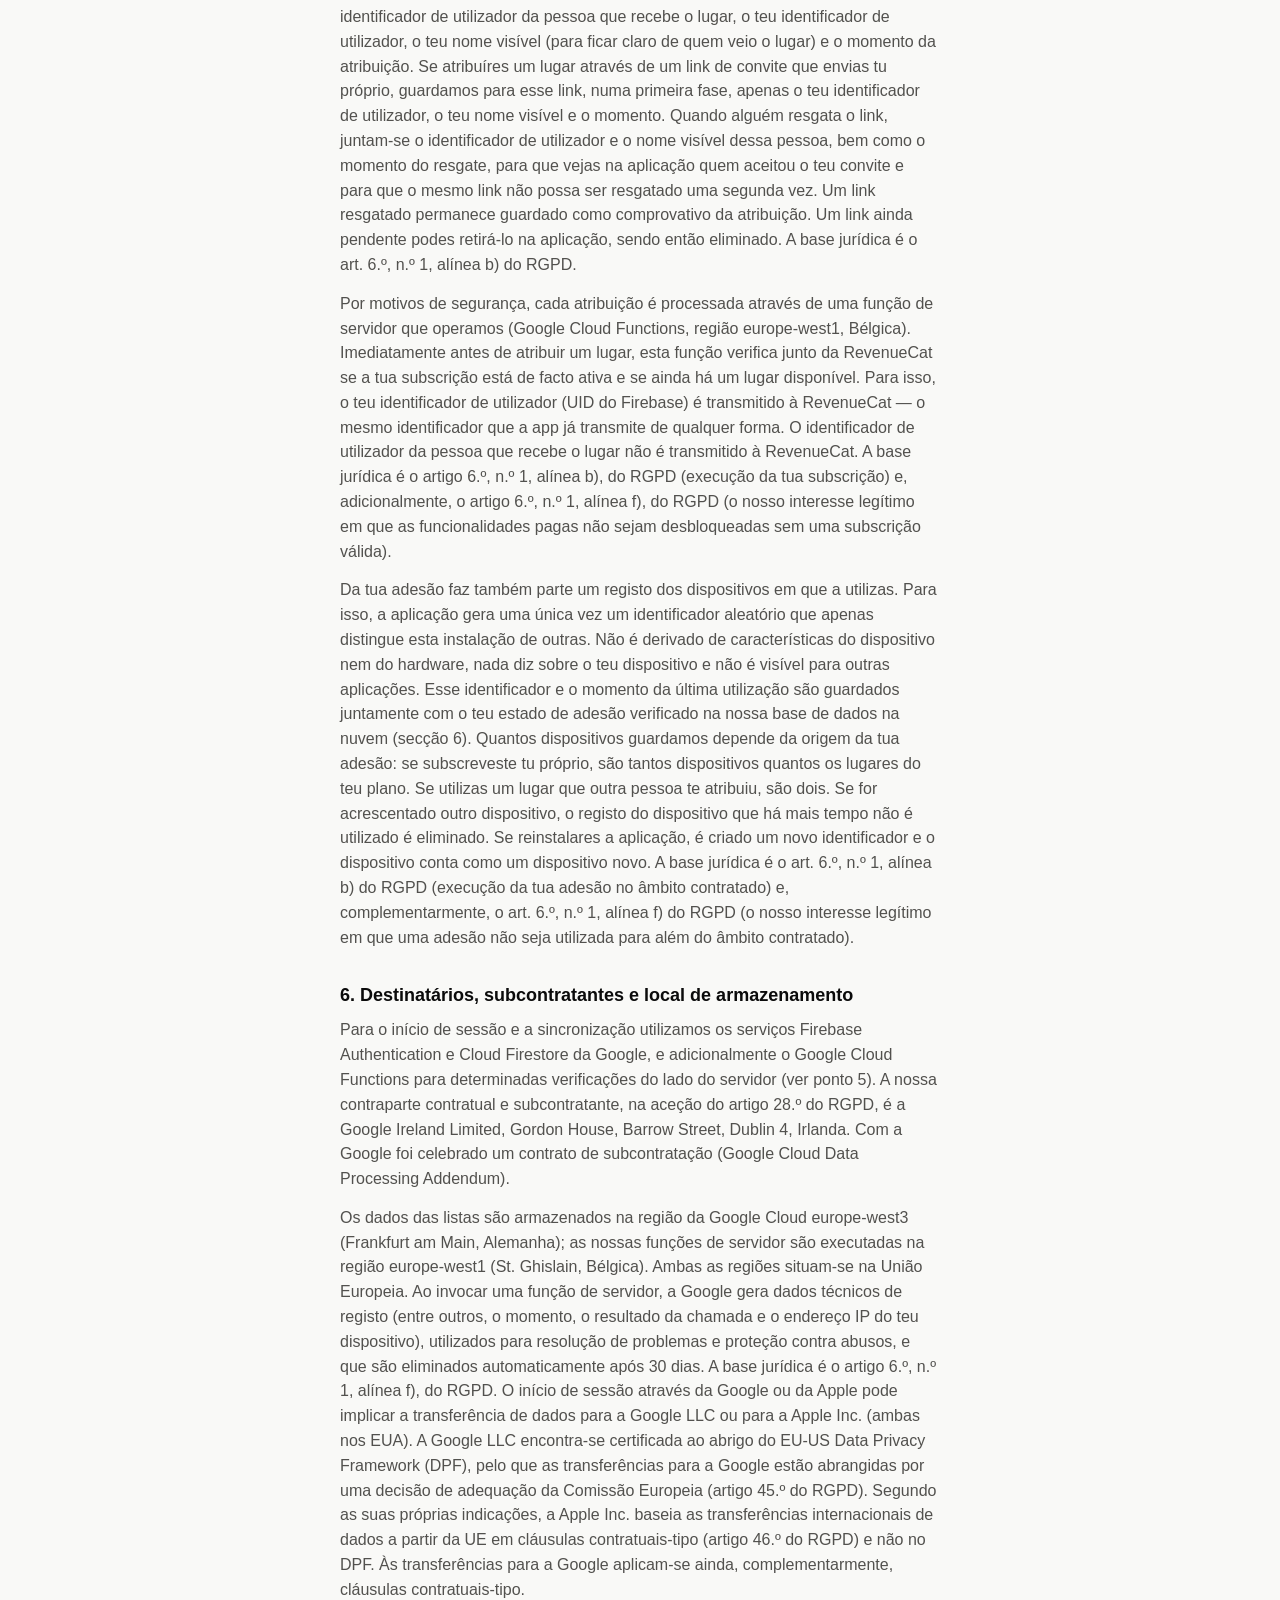
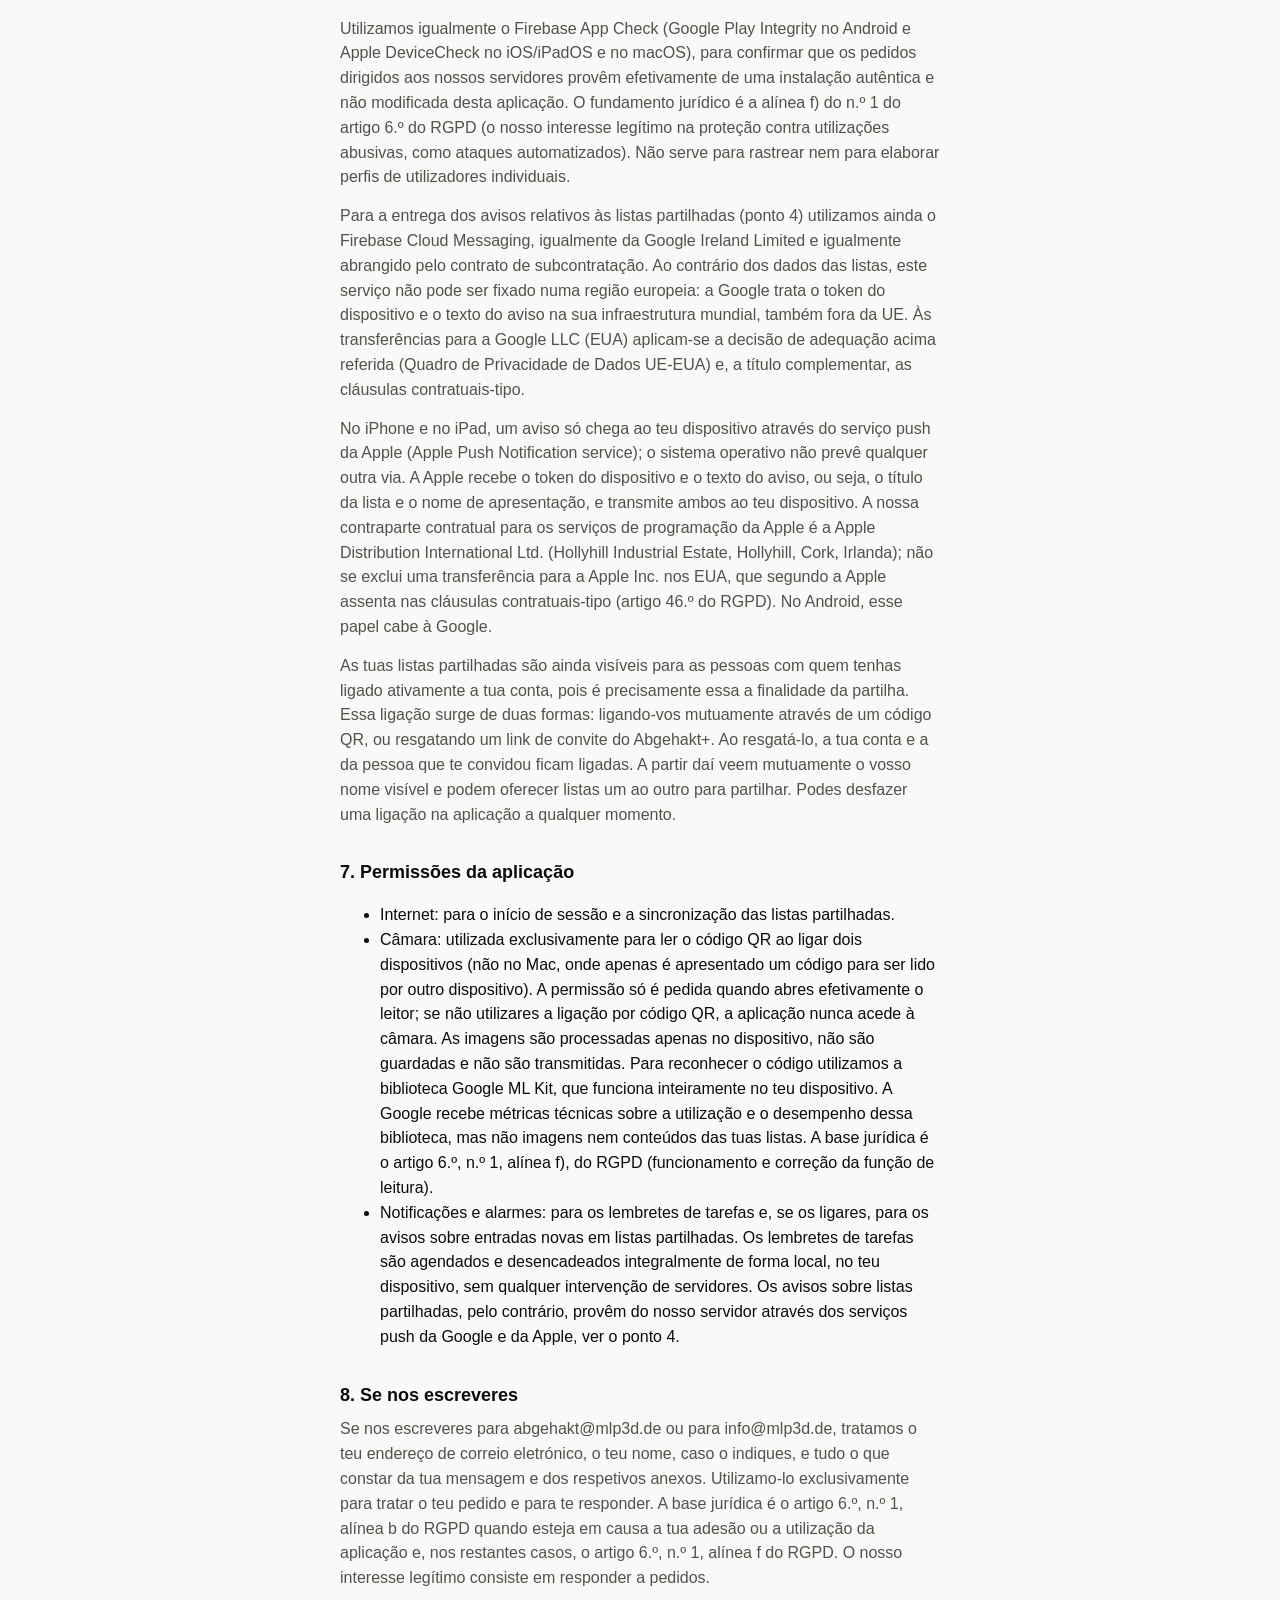
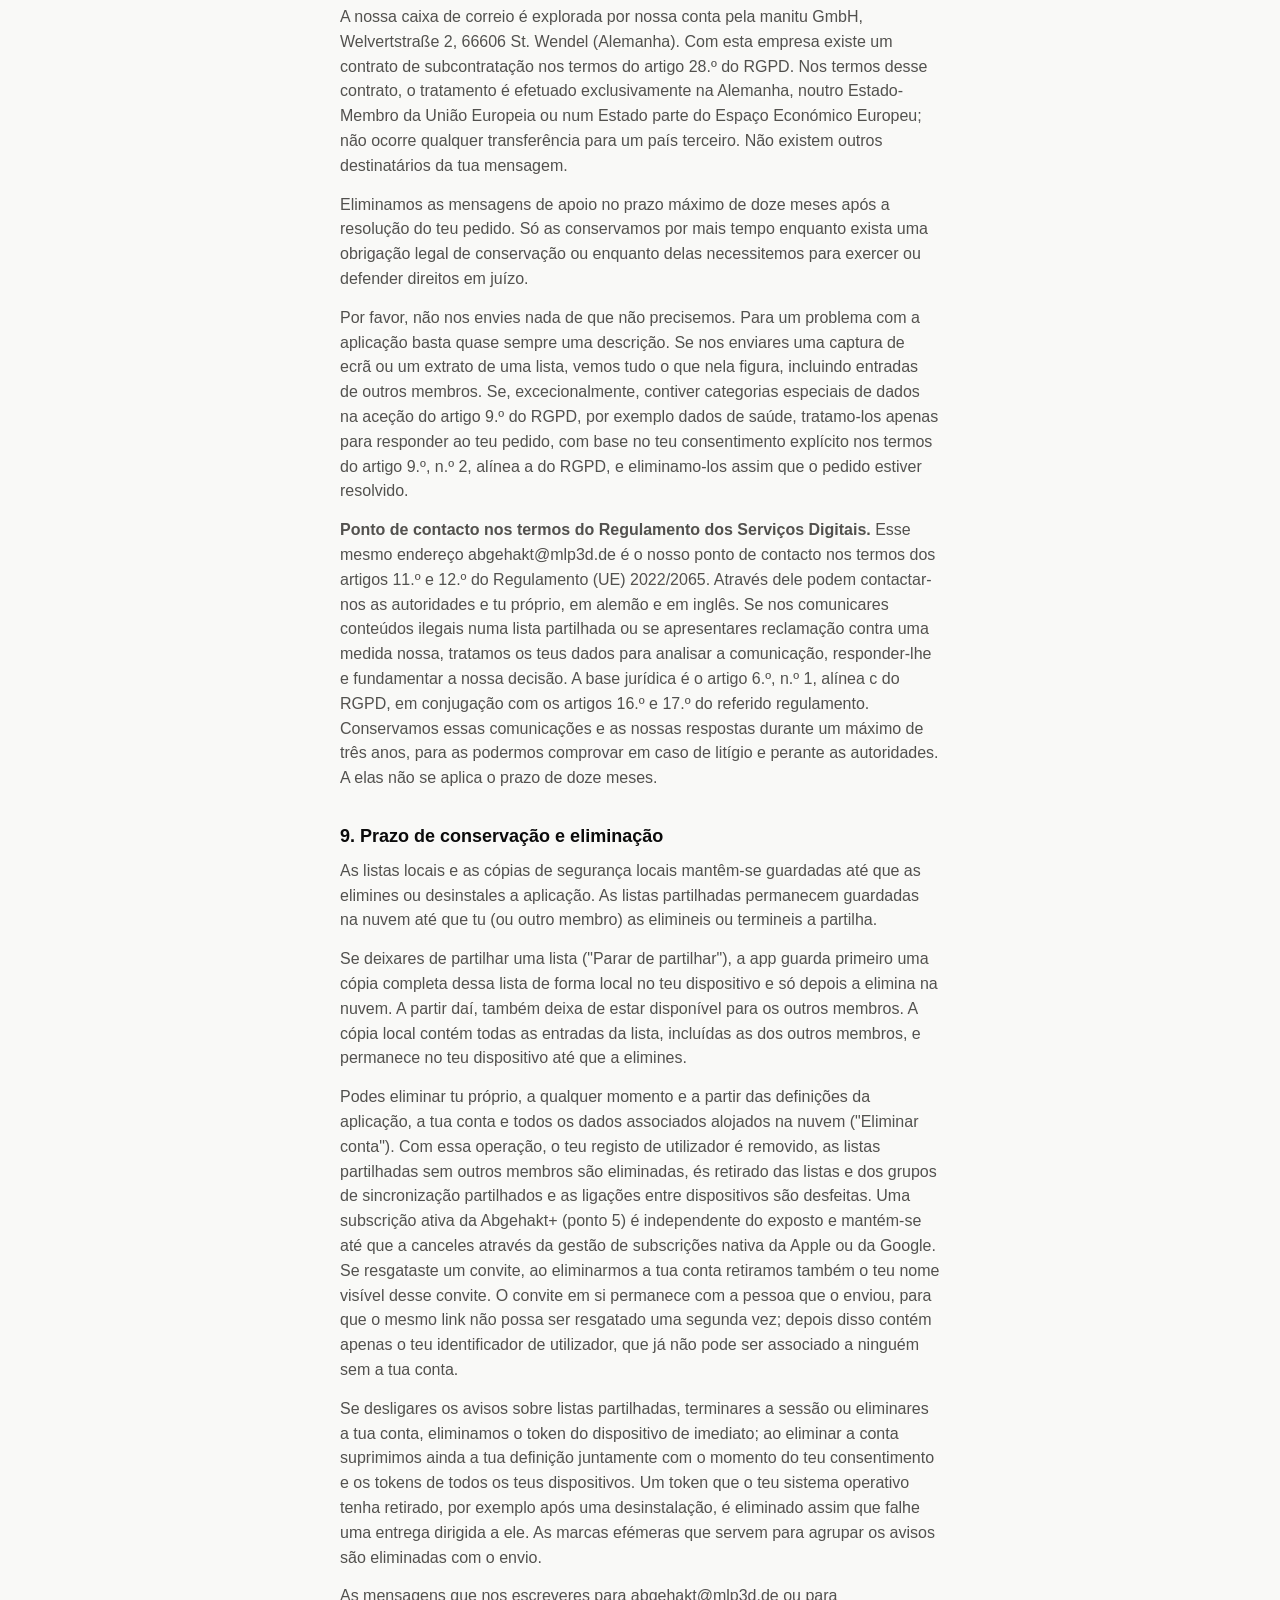
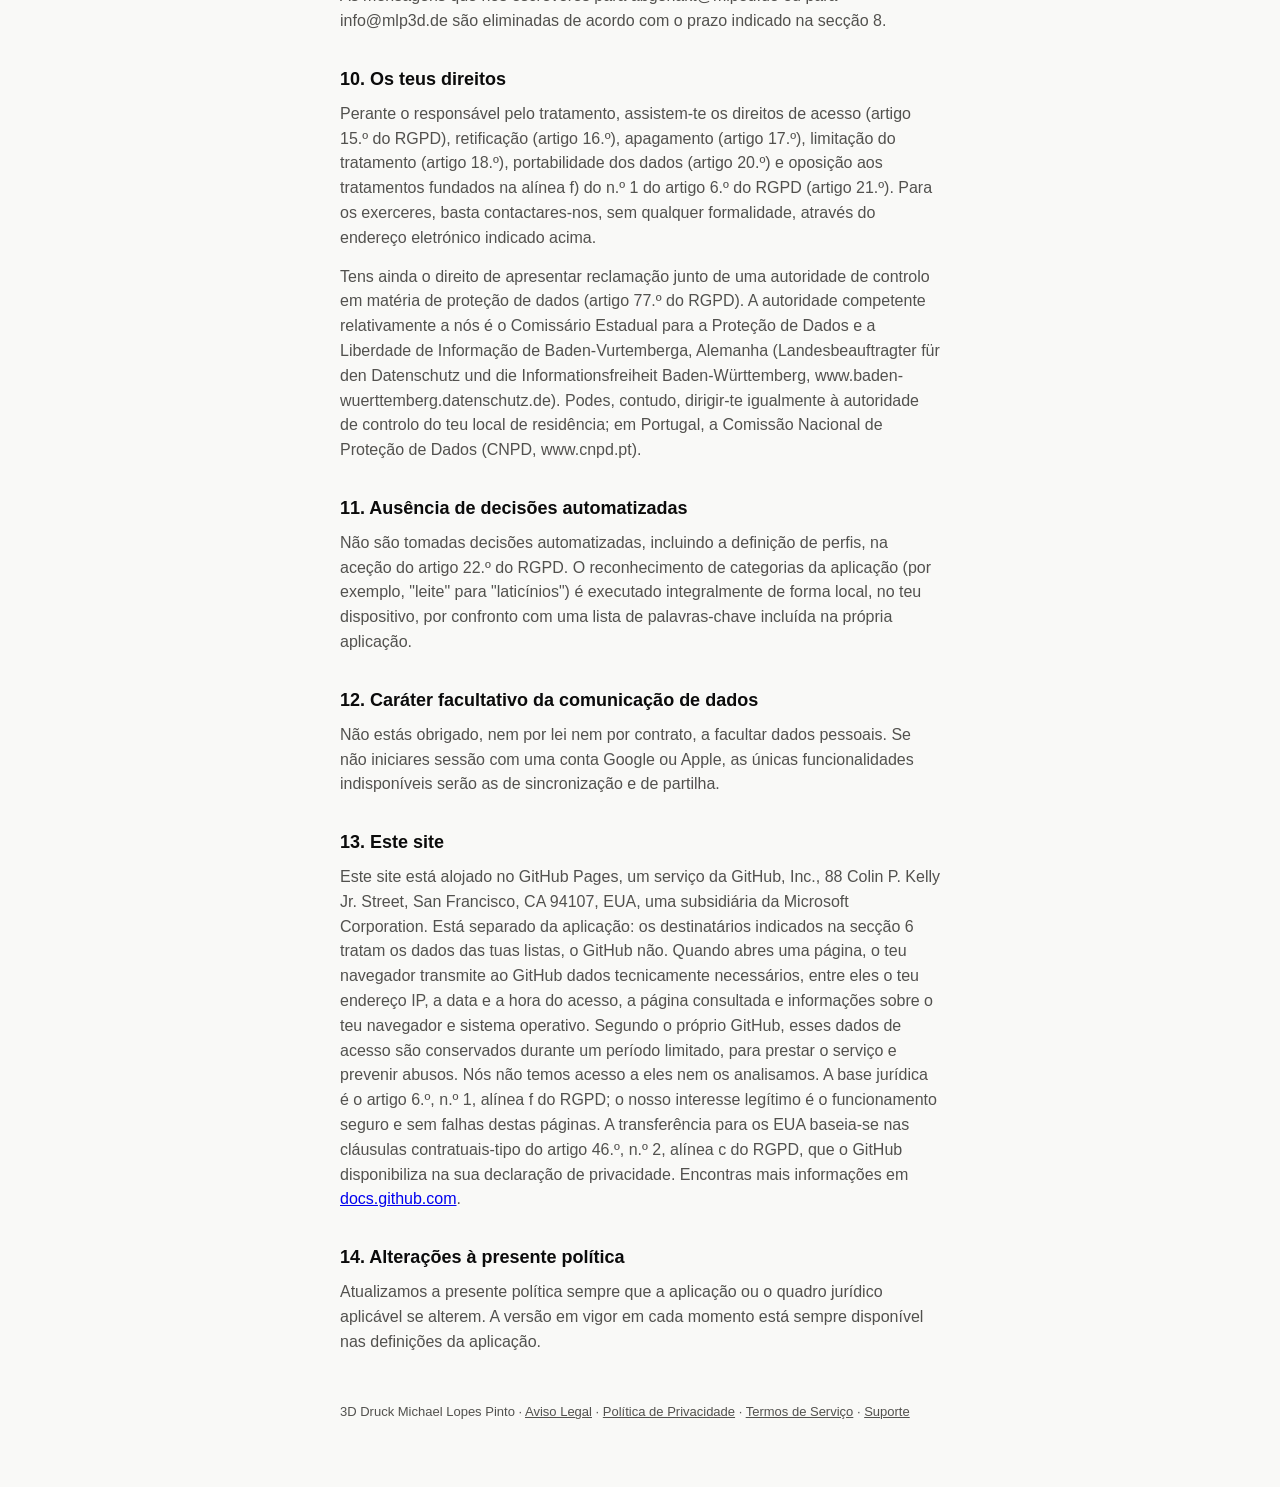
<file: datenschutz-pt.html>
<!doctype html>
<html lang="pt">
<head>
<meta charset="utf-8">
<meta name="viewport" content="width=device-width, initial-scale=1">
<title>Abgehakt — Política de Privacidade</title>
<link rel="stylesheet" href="style.css">
</head>
<body>
<div class="wrap">
  <header class="top">
    <div class="logo">A</div>
    <div class="name">Abgehakt</div>
  </header>

  <nav class="pages">
    <a href="index.html">Suporte</a>
    <a href="datenschutz-pt.html">Política de Privacidade</a>
    <a href="nutzungsbedingungen-pt.html">Termos de Serviço</a>
    <a href="impressum.html">Aviso Legal</a>
  </nav>

  <p style="font-size:0.85em;margin-bottom:1.5em;"><a href="datenschutz.html">Deutsch</a> · <a href="datenschutz-en.html">English</a> · <a href="datenschutz-es.html">Español</a> · <strong>Português</strong> · <a href="datenschutz-fr.html">Français</a></p>

  <h1>Política de Privacidade</h1>
  <p class="stand" style="margin-top:0;">Última atualização: 3 de setembro de 2026</p>

  <h2>1. Responsável pelo tratamento</h2>
  <p>O responsável pelo tratamento, na aceção do Regulamento Geral sobre a Proteção de Dados (RGPD), é:</p>
  <p>Michael Lopes Pinto<br>
  a operar sob a denominação: 3D Druck Michael Lopes Pinto (empresário em nome individual)<br>
  Staufener Str. 26<br>
  79189 Bad Krozingen<br>
  Alemanha<br>
  Endereço eletrónico: info@mlp3d.de</p>
  <h2>2. O essencial em poucas palavras</h2>
  <p>A presente política aplica-se à aplicação "Abgehakt" em todas as plataformas em que a disponibilizamos (Android, iPhone/iPad e Mac). O tratamento de dados é idêntico em todas elas; sempre que existam diferenças, estas são expressamente indicadas mais adiante.</p>
  <p>A Abgehakt foi concebida para que os teus dados permaneçam, por regra, no teu dispositivo. Só são guardados dados na nuvem se iniciares sessão voluntariamente e partilhares listas de forma ativa. Se optares pela Abgehakt+, o pagamento é processado através da App Store ou do Google Play; para a gestão e verificação da tua subscrição recorremos ainda ao prestador especializado RevenueCat, cujo componente de software está incluído em todas as versões da app e fica ativo no arranque mesmo sem subscrição (ver ponto 5). A aplicação não apresenta publicidade, não integra serviços de análise nem de rastreio e não elabora perfis de utilização.</p>
  <h2>3. Utilização da aplicação sem conta</h2>
  <p>Se utilizares a aplicação sem iniciar sessão ("Continuar sem conta"), todas as listas são guardadas exclusivamente de forma local, no teu dispositivo. As cópias de segurança automáticas das tuas listas também ficam apenas na área de armazenamento protegida da aplicação, no teu dispositivo. Não são transmitidos quaisquer dados pessoais nem a nós nem a terceiros.</p>
  <h2>4. Utilização da aplicação com uma conta Google ou Apple</h2>
  <p>Se iniciares sessão com a tua conta Google ou Apple, tratamos os seguintes dados:</p>
  <p>— O nome de apresentação, o endereço eletrónico e o identificador de utilizador (UID) facultados pelo teu fornecedor de conta, para efeitos de autenticação e para que os dispositivos ligados possam apresentar o teu nome. No caso da Apple, pode tratar-se de um endereço de reencaminhamento privado disponibilizado pela Apple, caso prefiras não partilhar o teu endereço eletrónico real.<br>
  — O conteúdo das listas que partilhas (título, entradas, incluindo notas de texto livre e com várias linhas, quantidades, estado de conclusão, grupos, a prioridade que tiveres definido e a data e hora da última edição), bem como os identificadores de utilizador das pessoas ligadas a ti, para efeitos de prestação do serviço de sincronização.</p>
  <p>As listas que não partilhas permanecem exclusivamente no teu dispositivo, mesmo com sessão iniciada. O início de sessão é voluntário; todas as funcionalidades essenciais da aplicação funcionam igualmente sem conta.</p>
  <p>O que escreves nas tuas listas depende apenas de ti. Nas listas de notas podes ainda guardar textos mais longos e de redação livre. Não lemos esse conteúdo, não o analisamos e não o transmitimos a ninguém, salvo às pessoas com quem tenhas partilhado ativamente uma lista. O conteúdo das listas que não partilhas nunca sai do teu dispositivo e fica aí guardado de forma cifrada dentro da app (AES-256-GCM); se utilizares para isso o widget do ecrã principal descrito mais adiante, isto não se aplica ao conteúdo aí apresentado. Nota, porém, o seguinte: o conteúdo das listas partilhadas encontra-se tecnicamente alojado nos servidores indicados no ponto 6 e pode ser lido por todos os membros dessa lista. Por esse motivo, recomendamos que não introduzas aí credenciais de acesso, como palavras-passe, nem dados particularmente sensíveis (por exemplo, relativos à saúde, às convicções religiosas ou à orientação sexual).</p>
  <p>O fundamento jurídico deste tratamento é a alínea b) do n.º 1 do artigo 6.º do RGPD (prestação das funcionalidades que utilizas ativamente).</p>
  <p>Para cada conta aplica-se um limite diário de alterações em listas partilhadas, para que os custos da utilização partilhada permaneçam previsíveis. Uma vez atingido esse limite, a app deixa de conseguir gravar na nuvem o último estado editado até ao dia seguinte. Como as listas partilhadas se encontram exclusivamente na nuvem, a app guarda nesse caso esse estado, uma vez por lista e por dia, como uma lista local adicional no teu dispositivo, identificável pelo título "Cópia: …". Esta cópia também contém entradas escritas por outros membros. Não volta a ligar-se à nuvem, não nos é transmitida e permanece no teu dispositivo até que a elimines. O fundamento jurídico é a alínea b) do n.º 1 do artigo 6.º do RGPD.</p>
  <p>Numa lista partilhada, podes ver quem, além de ti, tem acesso a ela. É apresentado exclusivamente o nome de apresentação da conta Google ou Apple da respetiva pessoa, ou um nome escolhido por ela própria nas suas definições. Os endereços eletrónicos não são apresentados aos outros membros; também não são guardados para este efeito. Inversamente, os outros membros veem o teu nome de apresentação. O fundamento jurídico é a alínea b) do n.º 1 do artigo 6.º do RGPD: quem utiliza uma lista em conjunto tem de poder saber com quem.</p>
  <p><strong>Notificações das listas partilhadas</strong></p>
  <p>Se outro membro acrescentar novas entradas a uma lista que partilhas com ele, o Abgehakt pode avisar-te. A funcionalidade permanece desativada até que a ligues nas definições, em "Notificações", e concedas ainda a autorização do teu sistema operativo. Existe apenas no Android, no iPhone e no iPad, não no Mac.</p>
  <p>O aviso contém o título da lista e o nome de apresentação da pessoa que acrescentou algo. O que foi acrescentado não consta dele: o conteúdo das tuas listas não chega, portanto, a nenhum ecrã de bloqueio. O aviso é desencadeado unicamente por entradas novas, não por assinalar, eliminar ou mudar o nome. Várias entradas em curto espaço de tempo são agrupadas num único aviso.</p>
  <p>Para o efeito tratamos: o identificador que o Firebase Cloud Messaging atribui à tua instalação da aplicação (o token do dispositivo), juntamente com o teu identificador de utilizador e o idioma do teu dispositivo, para que o aviso chegue ao teu dispositivo e esteja redigido no teu idioma; o estado do teu interruptor, as listas que tenhas silenciado e o momento em que ligaste a funcionalidade, como prova do teu consentimento; e, enquanto dura o agrupamento, o identificador da lista e o identificador de utilizador da pessoa que acrescentou algo. Esta última marca não contém conteúdos das listas e é eliminada com o envio.</p>
  <p>Os avisos são compostos e desencadeados por uma função de servidor operada por nós (Google Cloud Functions, região europe-west1, Bélgica). São entregues através do Firebase Cloud Messaging, da Google, e no iPhone e no iPad ainda através do serviço push da Apple (Apple Push Notification service). Os dois sistemas operativos não preveem qualquer outra via de entrega. Ambos os serviços recebem o token do dispositivo e o texto do aviso, ou seja, o título da lista e o nome de apresentação. Mais pormenores no ponto 6.</p>
  <p>A base jurídica é o teu consentimento nos termos do artigo 6.º, n.º 1, alínea a), do RGPD; esse mesmo consentimento abrange o armazenamento e a leitura do token no teu dispositivo nos termos do artigo 25.º, n.º 1, da lei alemã de proteção de dados nos serviços digitais (TDDG). Podes retirá-lo a qualquer momento, com efeitos para o futuro, voltando a desligar o interruptor. Nesse caso eliminamos o token de imediato e, sem token, deixa de ser entregue seja o que for. Podes silenciar listas concretas no menu da lista em causa sem desligar toda a funcionalidade. Não utilizamos estes avisos para fins publicitários.</p>
  <p>O mesmo vale ao contrário: se fores tu a acrescentar algo a uma lista partilhada, a app guarda no cabeçalho da lista o teu identificador de utilizador como o da pessoa que a editou por último. Todos os membros da lista o podem ver, e é assim que o nosso servidor reconhece quem desencadeou um aviso. Se outros membros tiverem os avisos ligados, são para isso transmitidos o teu nome de apresentação e o título da lista aos serviços push da Google e da Apple, e mostrados nos dispositivos dessas pessoas. Isto acontece independentemente de teres ou não os avisos ligados. A base jurídica é, nessa medida, o artigo 6.º, n.º 1, alínea b), do RGPD (prestação da funcionalidade de partilha que utilizas ativamente), e não o teu consentimento.</p>
  <p><strong>Widget do ecrã principal</strong></p>
  <p>Se colocares o widget da Abgehakt no ecrã principal do teu telemóvel ou tablet, ele mostra o título e as entradas da lista que escolheste para o efeito. Este conteúdo fica assim visível sem que a app seja aberta, inclusive para quem der uma olhadela ao teu dispositivo desbloqueado. Através do ícone do olho no widget, podes ocultar o conteúdo a qualquer momento; nesse caso, só é apresentado o nome da app.</p>
  <p>Para que o widget consiga mostrar uma lista sem iniciar a app, esta guarda os dados necessários para tal numa área de armazenamento partilhada entre a app e o widget: os títulos das tuas listas com o número de entradas e, no caso das listas locais, também o respetivo conteúdo completo (entradas, quantidades, estado de conclusão, notas). Esses dados ficam aí guardados sem encriptação, porque o widget não conseguiria apresentá-los de outra forma. Permanecem no teu dispositivo e não nos são transmitidos. Se a tua subscrição da Abgehakt+ terminar, a app volta a esvaziar essa área. No Mac não existe widget.</p>
  <h2>5. Abgehakt+ e processamento do pagamento</h2>
  <p>Se optares por uma subscrição da Abgehakt+, a compra propriamente dita é processada integralmente através da respetiva loja — na App Store, pela Apple Distribution International Ltd. (Hollyhill Industrial Estate, Hollyhill, Cork, Irlanda); no Google Play, pela Google Commerce Limited (70 Sir John Rogerson's Quay, Dublin 2, D02R296, Irlanda). Em momento algum recebemos os teus dados de pagamento (por exemplo, o número do teu cartão de crédito). Só é possível subscrever na app de iPhone/iPad e na app de Android; a app de Mac limita-se a verificar se já existe uma subscrição para a tua conta.</p>
  <p>Para a gestão do estado da subscrição (que plano está ativo, quantos lugares lhe pertencem, quando se renova) recorremos ao prestador RevenueCat, Inc. (2261 Market Street #5205, San Francisco, CA 94114, EUA). Para que a app consiga sequer determinar se existe uma subscrição, o componente de software (SDK) da RevenueCat faz parte integrante da app e contacta os servidores da RevenueCat já no arranque da app — mesmo que não tenhas subscrito nem iniciado sessão. São transmitidos um identificador pseudónimo (antes do início de sessão, um identificador de dispositivo gerado aleatoriamente; depois do início de sessão, o teu UID do Firebase), dados técnicos sobre a app e o dispositivo (entre outros, plataforma, versão da app e do sistema operativo, país) e, quando exista, o identificador de compra ou subscrição da tua loja. A RevenueCat não recebe nomes, endereços de correio eletrónico nem o conteúdo das listas.</p>
  <p>O fundamento jurídico, para subscrições existentes ou em curso, é a alínea b) do n.º 1 do artigo 6.º do RGPD (execução de um contrato); nos restantes casos — ou seja, para a mera verificação do estado sem subscrição — é a alínea f) do n.º 1 do artigo 6.º do RGPD (o nosso interesse legítimo em desbloquear de forma fiável, entre dispositivos, as funcionalidades pagas apenas para pessoas autorizadas). Com a RevenueCat foi celebrado um contrato de subcontratação; as transferências de dados para os Estados Unidos estão abrangidas por cláusulas contratuais-tipo (artigo 46.º do RGPD).</p>
  <p>Se atribuíres lugares da Abgehakt+ a outras pessoas ("Gerir lugares"), guardamos essa atribuição na nossa própria base de dados na nuvem (ver ponto 6): o identificador de utilizador da pessoa que recebe o lugar, o teu identificador de utilizador, o teu nome visível (para ficar claro de quem veio o lugar) e o momento da atribuição. Se atribuíres um lugar através de um link de convite que envias tu próprio, guardamos para esse link, numa primeira fase, apenas o teu identificador de utilizador, o teu nome visível e o momento. Quando alguém resgata o link, juntam-se o identificador de utilizador e o nome visível dessa pessoa, bem como o momento do resgate, para que vejas na aplicação quem aceitou o teu convite e para que o mesmo link não possa ser resgatado uma segunda vez. Um link resgatado permanece guardado como comprovativo da atribuição. Um link ainda pendente podes retirá-lo na aplicação, sendo então eliminado. A base jurídica é o art. 6.º, n.º 1, alínea b) do RGPD.</p>
  <p>Por motivos de segurança, cada atribuição é processada através de uma função de servidor que operamos (Google Cloud Functions, região europe-west1, Bélgica). Imediatamente antes de atribuir um lugar, esta função verifica junto da RevenueCat se a tua subscrição está de facto ativa e se ainda há um lugar disponível. Para isso, o teu identificador de utilizador (UID do Firebase) é transmitido à RevenueCat — o mesmo identificador que a app já transmite de qualquer forma. O identificador de utilizador da pessoa que recebe o lugar não é transmitido à RevenueCat. A base jurídica é o artigo 6.º, n.º 1, alínea b), do RGPD (execução da tua subscrição) e, adicionalmente, o artigo 6.º, n.º 1, alínea f), do RGPD (o nosso interesse legítimo em que as funcionalidades pagas não sejam desbloqueadas sem uma subscrição válida).</p>
  <p>Da tua adesão faz também parte um registo dos dispositivos em que a utilizas. Para isso, a aplicação gera uma única vez um identificador aleatório que apenas distingue esta instalação de outras. Não é derivado de características do dispositivo nem do hardware, nada diz sobre o teu dispositivo e não é visível para outras aplicações. Esse identificador e o momento da última utilização são guardados juntamente com o teu estado de adesão verificado na nossa base de dados na nuvem (secção 6). Quantos dispositivos guardamos depende da origem da tua adesão: se subscreveste tu próprio, são tantos dispositivos quantos os lugares do teu plano. Se utilizas um lugar que outra pessoa te atribuiu, são dois. Se for acrescentado outro dispositivo, o registo do dispositivo que há mais tempo não é utilizado é eliminado. Se reinstalares a aplicação, é criado um novo identificador e o dispositivo conta como um dispositivo novo. A base jurídica é o art. 6.º, n.º 1, alínea b) do RGPD (execução da tua adesão no âmbito contratado) e, complementarmente, o art. 6.º, n.º 1, alínea f) do RGPD (o nosso interesse legítimo em que uma adesão não seja utilizada para além do âmbito contratado).</p>
  <h2>6. Destinatários, subcontratantes e local de armazenamento</h2>
  <p>Para o início de sessão e a sincronização utilizamos os serviços Firebase Authentication e Cloud Firestore da Google, e adicionalmente o Google Cloud Functions para determinadas verificações do lado do servidor (ver ponto 5). A nossa contraparte contratual e subcontratante, na aceção do artigo 28.º do RGPD, é a Google Ireland Limited, Gordon House, Barrow Street, Dublin 4, Irlanda. Com a Google foi celebrado um contrato de subcontratação (Google Cloud Data Processing Addendum).</p>
  <p>Os dados das listas são armazenados na região da Google Cloud europe-west3 (Frankfurt am Main, Alemanha); as nossas funções de servidor são executadas na região europe-west1 (St. Ghislain, Bélgica). Ambas as regiões situam-se na União Europeia. Ao invocar uma função de servidor, a Google gera dados técnicos de registo (entre outros, o momento, o resultado da chamada e o endereço IP do teu dispositivo), utilizados para resolução de problemas e proteção contra abusos, e que são eliminados automaticamente após 30 dias. A base jurídica é o artigo 6.º, n.º 1, alínea f), do RGPD. O início de sessão através da Google ou da Apple pode implicar a transferência de dados para a Google LLC ou para a Apple Inc. (ambas nos EUA). A Google LLC encontra-se certificada ao abrigo do EU-US Data Privacy Framework (DPF), pelo que as transferências para a Google estão abrangidas por uma decisão de adequação da Comissão Europeia (artigo 45.º do RGPD). Segundo as suas próprias indicações, a Apple Inc. baseia as transferências internacionais de dados a partir da UE em cláusulas contratuais-tipo (artigo 46.º do RGPD) e não no DPF. Às transferências para a Google aplicam-se ainda, complementarmente, cláusulas contratuais-tipo.</p>
  <p>Utilizamos igualmente o Firebase App Check (Google Play Integrity no Android e Apple DeviceCheck no iOS/iPadOS e no macOS), para confirmar que os pedidos dirigidos aos nossos servidores provêm efetivamente de uma instalação autêntica e não modificada desta aplicação. O fundamento jurídico é a alínea f) do n.º 1 do artigo 6.º do RGPD (o nosso interesse legítimo na proteção contra utilizações abusivas, como ataques automatizados). Não serve para rastrear nem para elaborar perfis de utilizadores individuais.</p>
  <p>Para a entrega dos avisos relativos às listas partilhadas (ponto 4) utilizamos ainda o Firebase Cloud Messaging, igualmente da Google Ireland Limited e igualmente abrangido pelo contrato de subcontratação. Ao contrário dos dados das listas, este serviço não pode ser fixado numa região europeia: a Google trata o token do dispositivo e o texto do aviso na sua infraestrutura mundial, também fora da UE. Às transferências para a Google LLC (EUA) aplicam-se a decisão de adequação acima referida (Quadro de Privacidade de Dados UE-EUA) e, a título complementar, as cláusulas contratuais-tipo.</p>
  <p>No iPhone e no iPad, um aviso só chega ao teu dispositivo através do serviço push da Apple (Apple Push Notification service); o sistema operativo não prevê qualquer outra via. A Apple recebe o token do dispositivo e o texto do aviso, ou seja, o título da lista e o nome de apresentação, e transmite ambos ao teu dispositivo. A nossa contraparte contratual para os serviços de programação da Apple é a Apple Distribution International Ltd. (Hollyhill Industrial Estate, Hollyhill, Cork, Irlanda); não se exclui uma transferência para a Apple Inc. nos EUA, que segundo a Apple assenta nas cláusulas contratuais-tipo (artigo 46.º do RGPD). No Android, esse papel cabe à Google.</p>
  <p>As tuas listas partilhadas são ainda visíveis para as pessoas com quem tenhas ligado ativamente a tua conta, pois é precisamente essa a finalidade da partilha. Essa ligação surge de duas formas: ligando-vos mutuamente através de um código QR, ou resgatando um link de convite do Abgehakt+. Ao resgatá-lo, a tua conta e a da pessoa que te convidou ficam ligadas. A partir daí veem mutuamente o vosso nome visível e podem oferecer listas um ao outro para partilhar. Podes desfazer uma ligação na aplicação a qualquer momento.</p>

  <h2>7. Permissões da aplicação</h2>
  <ul><li>Internet: para o início de sessão e a sincronização das listas partilhadas.</li><li>Câmara: utilizada exclusivamente para ler o código QR ao ligar dois dispositivos (não no Mac, onde apenas é apresentado um código para ser lido por outro dispositivo). A permissão só é pedida quando abres efetivamente o leitor; se não utilizares a ligação por código QR, a aplicação nunca acede à câmara. As imagens são processadas apenas no dispositivo, não são guardadas e não são transmitidas. Para reconhecer o código utilizamos a biblioteca Google ML Kit, que funciona inteiramente no teu dispositivo. A Google recebe métricas técnicas sobre a utilização e o desempenho dessa biblioteca, mas não imagens nem conteúdos das tuas listas. A base jurídica é o artigo 6.º, n.º 1, alínea f), do RGPD (funcionamento e correção da função de leitura).</li><li>Notificações e alarmes: para os lembretes de tarefas e, se os ligares, para os avisos sobre entradas novas em listas partilhadas. Os lembretes de tarefas são agendados e desencadeados integralmente de forma local, no teu dispositivo, sem qualquer intervenção de servidores. Os avisos sobre listas partilhadas, pelo contrário, provêm do nosso servidor através dos serviços push da Google e da Apple, ver o ponto 4.</li></ul>

  <h2>8. Se nos escreveres</h2>
  <p>Se nos escreveres para abgehakt@mlp3d.de ou para info@mlp3d.de, tratamos o teu endereço de correio eletrónico, o teu nome, caso o indiques, e tudo o que constar da tua mensagem e dos respetivos anexos. Utilizamo-lo exclusivamente para tratar o teu pedido e para te responder. A base jurídica é o artigo 6.º, n.º 1, alínea b do RGPD quando esteja em causa a tua adesão ou a utilização da aplicação e, nos restantes casos, o artigo 6.º, n.º 1, alínea f do RGPD. O nosso interesse legítimo consiste em responder a pedidos.</p>
  <p>A nossa caixa de correio é explorada por nossa conta pela manitu GmbH, Welvertstra&szlig;e 2, 66606 St. Wendel (Alemanha). Com esta empresa existe um contrato de subcontratação nos termos do artigo 28.º do RGPD. Nos termos desse contrato, o tratamento é efetuado exclusivamente na Alemanha, noutro Estado-Membro da União Europeia ou num Estado parte do Espaço Económico Europeu; não ocorre qualquer transferência para um país terceiro. Não existem outros destinatários da tua mensagem.</p>
  <p>Eliminamos as mensagens de apoio no prazo máximo de doze meses após a resolução do teu pedido. Só as conservamos por mais tempo enquanto exista uma obrigação legal de conservação ou enquanto delas necessitemos para exercer ou defender direitos em juízo.</p>
  <p>Por favor, não nos envies nada de que não precisemos. Para um problema com a aplicação basta quase sempre uma descrição. Se nos enviares uma captura de ecrã ou um extrato de uma lista, vemos tudo o que nela figura, incluindo entradas de outros membros. Se, excecionalmente, contiver categorias especiais de dados na aceção do artigo 9.º do RGPD, por exemplo dados de saúde, tratamo-los apenas para responder ao teu pedido, com base no teu consentimento explícito nos termos do artigo 9.º, n.º 2, alínea a do RGPD, e eliminamo-los assim que o pedido estiver resolvido.</p>
  <p><strong>Ponto de contacto nos termos do Regulamento dos Serviços Digitais.</strong> Esse mesmo endereço abgehakt@mlp3d.de é o nosso ponto de contacto nos termos dos artigos 11.º e 12.º do Regulamento (UE) 2022/2065. Através dele podem contactar-nos as autoridades e tu próprio, em alemão e em inglês. Se nos comunicares conteúdos ilegais numa lista partilhada ou se apresentares reclamação contra uma medida nossa, tratamos os teus dados para analisar a comunicação, responder-lhe e fundamentar a nossa decisão. A base jurídica é o artigo 6.º, n.º 1, alínea c do RGPD, em conjugação com os artigos 16.º e 17.º do referido regulamento. Conservamos essas comunicações e as nossas respostas durante um máximo de três anos, para as podermos comprovar em caso de litígio e perante as autoridades. A elas não se aplica o prazo de doze meses.</p>

  <h2>9. Prazo de conservação e eliminação</h2>
  <p>As listas locais e as cópias de segurança locais mantêm-se guardadas até que as elimines ou desinstales a aplicação. As listas partilhadas permanecem guardadas na nuvem até que tu (ou outro membro) as elimineis ou termineis a partilha.</p>
  <p>Se deixares de partilhar uma lista ("Parar de partilhar"), a app guarda primeiro uma cópia completa dessa lista de forma local no teu dispositivo e só depois a elimina na nuvem. A partir daí, também deixa de estar disponível para os outros membros. A cópia local contém todas as entradas da lista, incluídas as dos outros membros, e permanece no teu dispositivo até que a elimines.</p>
  <p>Podes eliminar tu próprio, a qualquer momento e a partir das definições da aplicação, a tua conta e todos os dados associados alojados na nuvem ("Eliminar conta"). Com essa operação, o teu registo de utilizador é removido, as listas partilhadas sem outros membros são eliminadas, és retirado das listas e dos grupos de sincronização partilhados e as ligações entre dispositivos são desfeitas. Uma subscrição ativa da Abgehakt+ (ponto 5) é independente do exposto e mantém-se até que a canceles através da gestão de subscrições nativa da Apple ou da Google. Se resgataste um convite, ao eliminarmos a tua conta retiramos também o teu nome visível desse convite. O convite em si permanece com a pessoa que o enviou, para que o mesmo link não possa ser resgatado uma segunda vez; depois disso contém apenas o teu identificador de utilizador, que já não pode ser associado a ninguém sem a tua conta.</p>
  <p>Se desligares os avisos sobre listas partilhadas, terminares a sessão ou eliminares a tua conta, eliminamos o token do dispositivo de imediato; ao eliminar a conta suprimimos ainda a tua definição juntamente com o momento do teu consentimento e os tokens de todos os teus dispositivos. Um token que o teu sistema operativo tenha retirado, por exemplo após uma desinstalação, é eliminado assim que falhe uma entrega dirigida a ele. As marcas efémeras que servem para agrupar os avisos são eliminadas com o envio.</p>
  <p>As mensagens que nos escreveres para abgehakt@mlp3d.de ou para info@mlp3d.de são eliminadas de acordo com o prazo indicado na secção 8.</p>
  <h2>10. Os teus direitos</h2>
  <p>Perante o responsável pelo tratamento, assistem-te os direitos de acesso (artigo 15.º do RGPD), retificação (artigo 16.º), apagamento (artigo 17.º), limitação do tratamento (artigo 18.º), portabilidade dos dados (artigo 20.º) e oposição aos tratamentos fundados na alínea f) do n.º 1 do artigo 6.º do RGPD (artigo 21.º). Para os exerceres, basta contactares-nos, sem qualquer formalidade, através do endereço eletrónico indicado acima.</p>
  <p>Tens ainda o direito de apresentar reclamação junto de uma autoridade de controlo em matéria de proteção de dados (artigo 77.º do RGPD). A autoridade competente relativamente a nós é o Comissário Estadual para a Proteção de Dados e a Liberdade de Informação de Baden-Vurtemberga, Alemanha (Landesbeauftragter für den Datenschutz und die Informationsfreiheit Baden-Württemberg, www.baden-wuerttemberg.datenschutz.de). Podes, contudo, dirigir-te igualmente à autoridade de controlo do teu local de residência; em Portugal, a Comissão Nacional de Proteção de Dados (CNPD, www.cnpd.pt).</p>
  <h2>11. Ausência de decisões automatizadas</h2>
  <p>Não são tomadas decisões automatizadas, incluindo a definição de perfis, na aceção do artigo 22.º do RGPD. O reconhecimento de categorias da aplicação (por exemplo, "leite" para "laticínios") é executado integralmente de forma local, no teu dispositivo, por confronto com uma lista de palavras-chave incluída na própria aplicação.</p>
  <h2>12. Caráter facultativo da comunicação de dados</h2>
  <p>Não estás obrigado, nem por lei nem por contrato, a facultar dados pessoais. Se não iniciares sessão com uma conta Google ou Apple, as únicas funcionalidades indisponíveis serão as de sincronização e de partilha.</p>
  <h2>13. Este site</h2>
  <p>Este site está alojado no GitHub Pages, um serviço da GitHub, Inc., 88 Colin P. Kelly Jr. Street, San Francisco, CA 94107, EUA, uma subsidiária da Microsoft Corporation. Está separado da aplicação: os destinatários indicados na secção 6 tratam os dados das tuas listas, o GitHub não. Quando abres uma página, o teu navegador transmite ao GitHub dados tecnicamente necessários, entre eles o teu endereço IP, a data e a hora do acesso, a página consultada e informações sobre o teu navegador e sistema operativo. Segundo o próprio GitHub, esses dados de acesso são conservados durante um período limitado, para prestar o serviço e prevenir abusos. Nós não temos acesso a eles nem os analisamos. A base jurídica é o artigo 6.º, n.º 1, alínea f do RGPD; o nosso interesse legítimo é o funcionamento seguro e sem falhas destas páginas. A transferência para os EUA baseia-se nas cláusulas contratuais-tipo do artigo 46.º, n.º 2, alínea c do RGPD, que o GitHub disponibiliza na sua declaração de privacidade. Encontras mais informações em <a href="https://docs.github.com/site-policy/privacy-policies/github-general-privacy-statement">docs.github.com</a>.</p>

  <h2>14. Alterações à presente política</h2>
  <p>Atualizamos a presente política sempre que a aplicação ou o quadro jurídico aplicável se alterem. A versão em vigor em cada momento está sempre disponível nas definições da aplicação.</p>

  <footer>
    3D Druck Michael Lopes Pinto · <a href="impressum.html" style="color:inherit;">Aviso Legal</a> · <a href="datenschutz-pt.html" style="color:inherit;">Política de Privacidade</a> · <a href="nutzungsbedingungen-pt.html" style="color:inherit;">Termos de Serviço</a> · <a href="index.html" style="color:inherit;">Suporte</a>
  </footer>
</div>
</body>
</html>
</file>
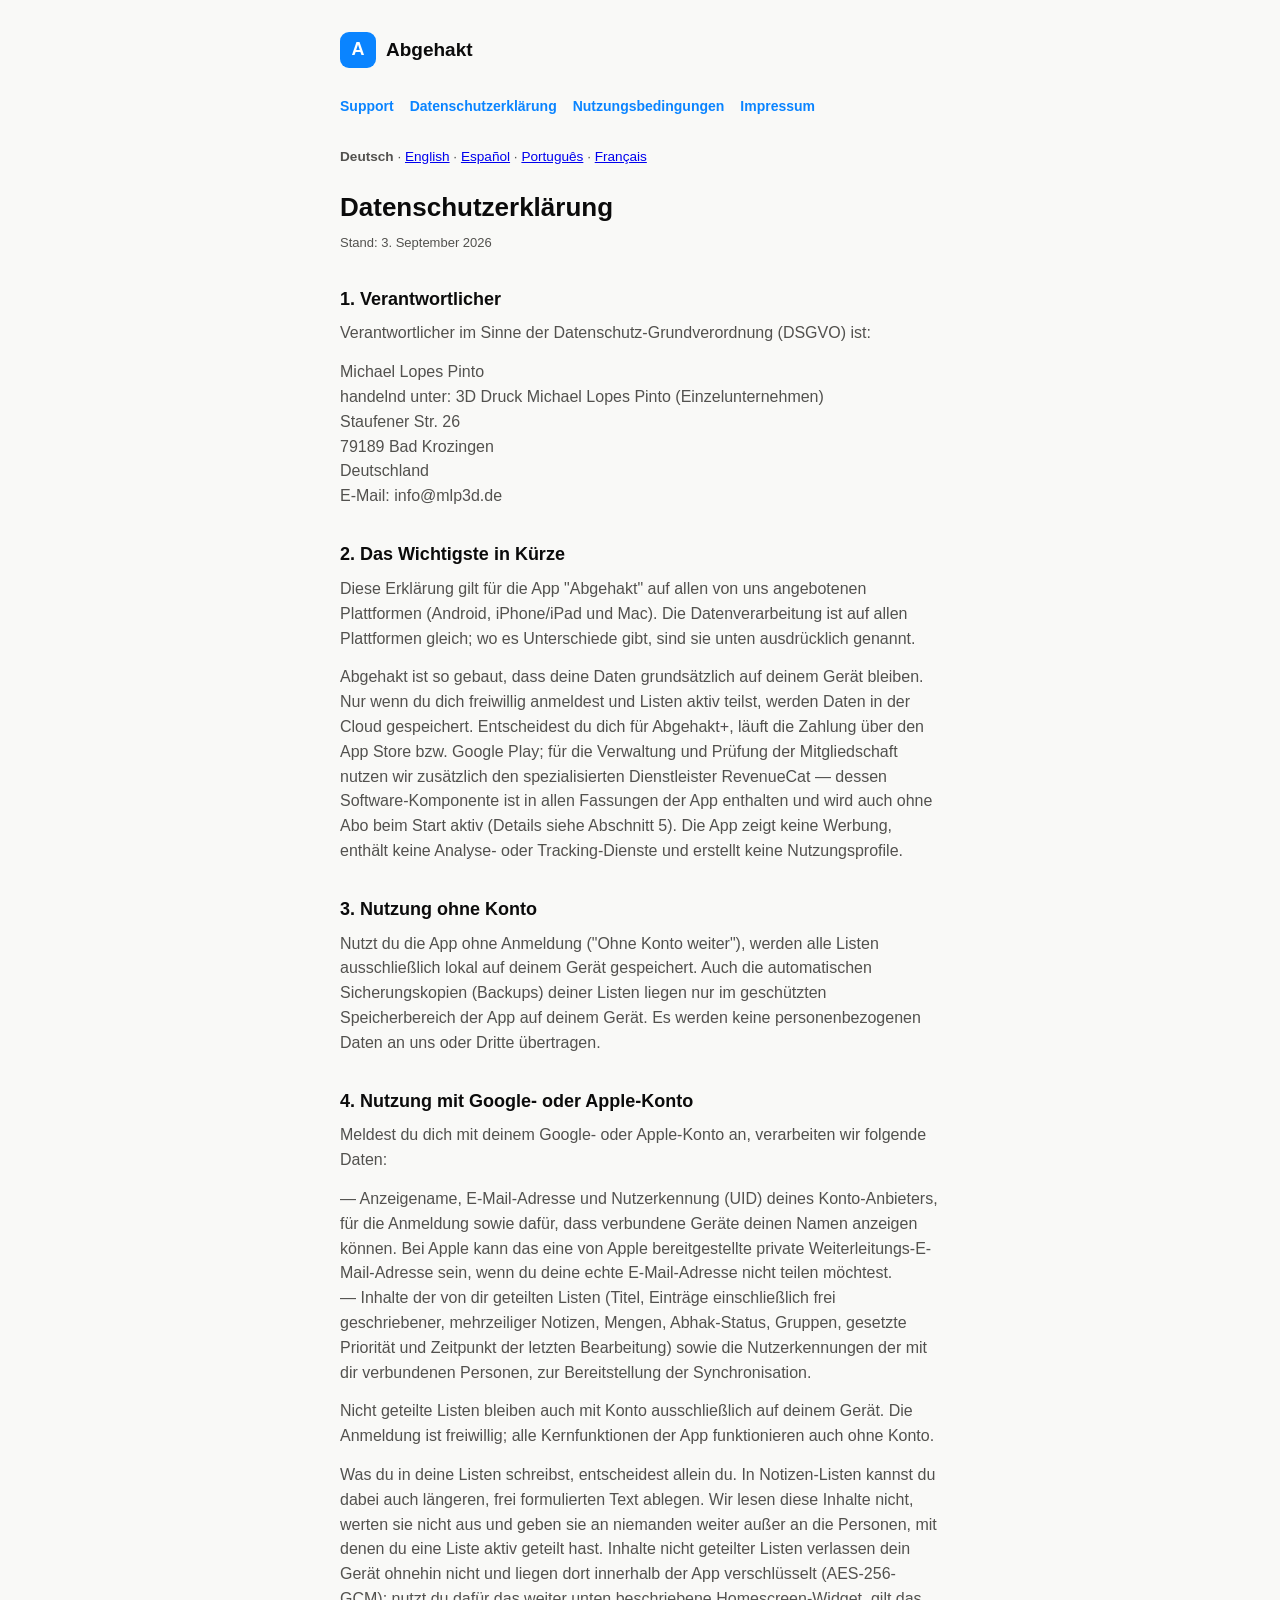
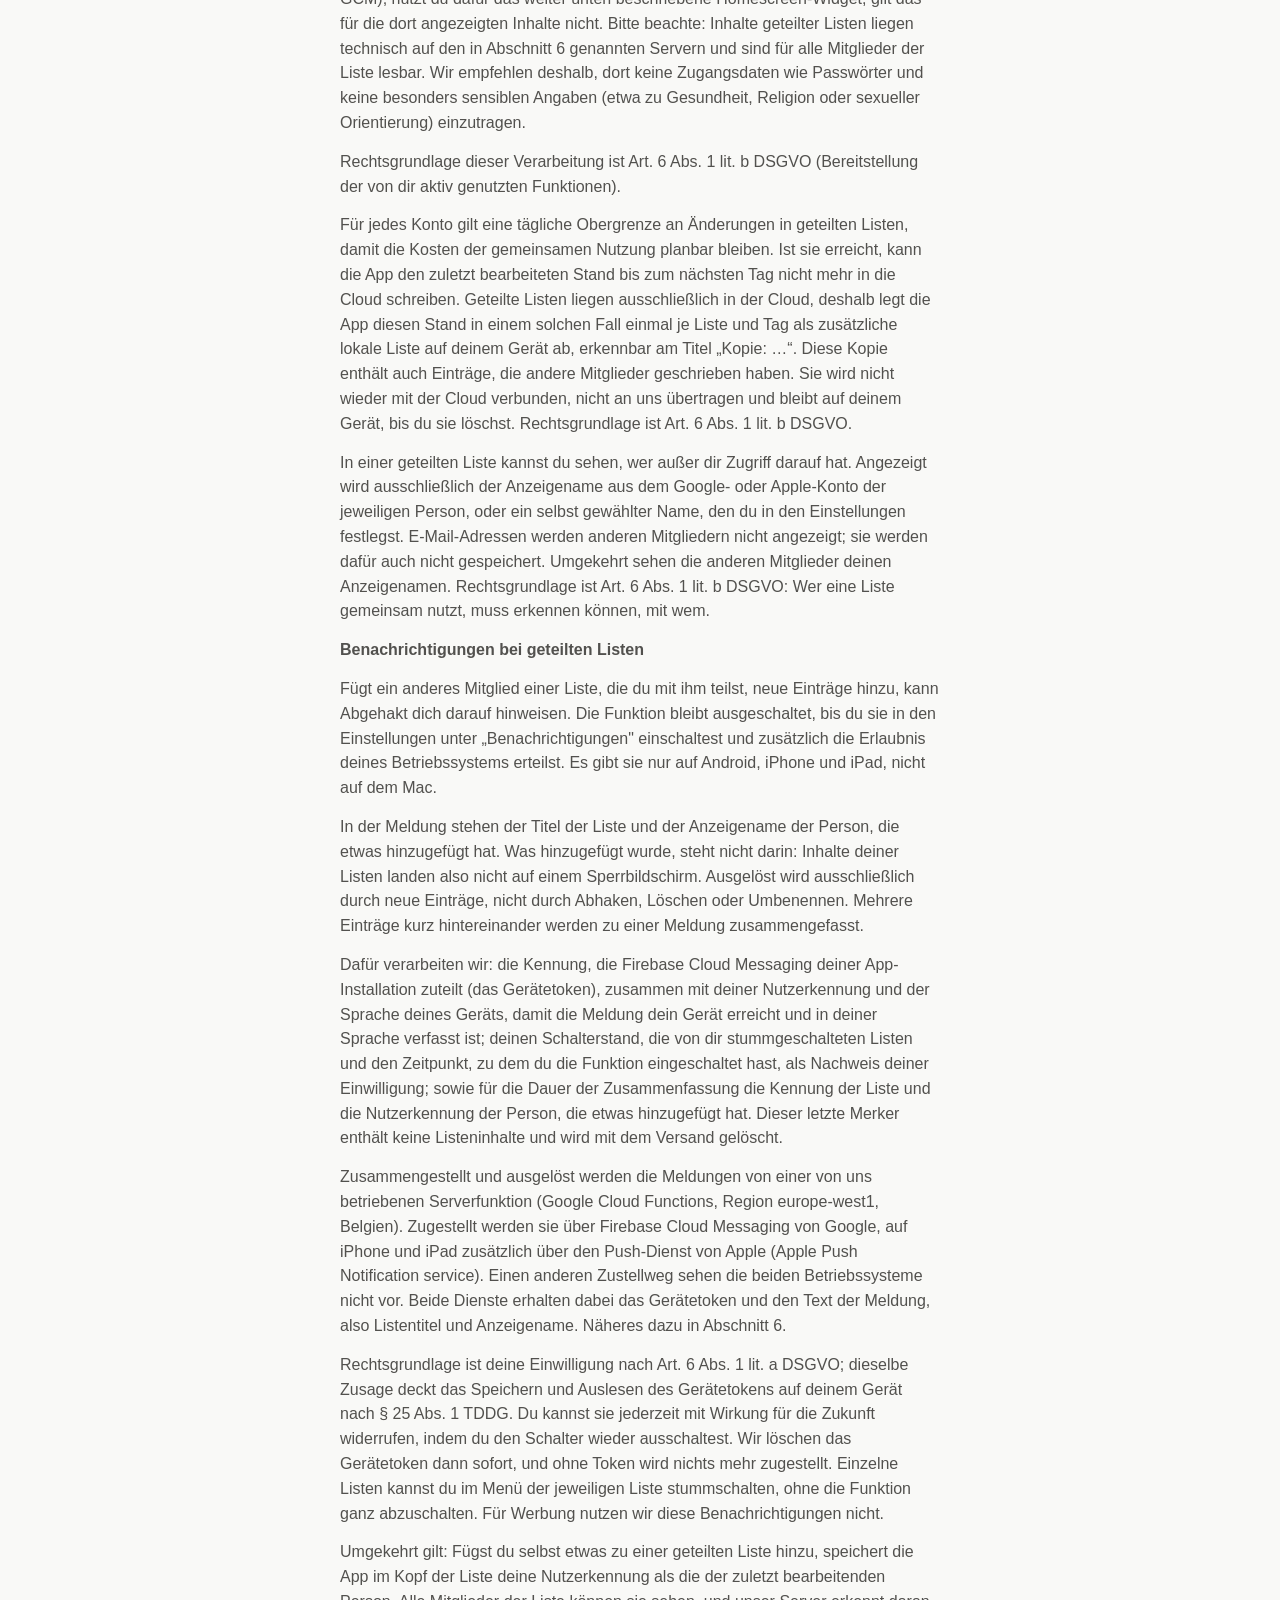
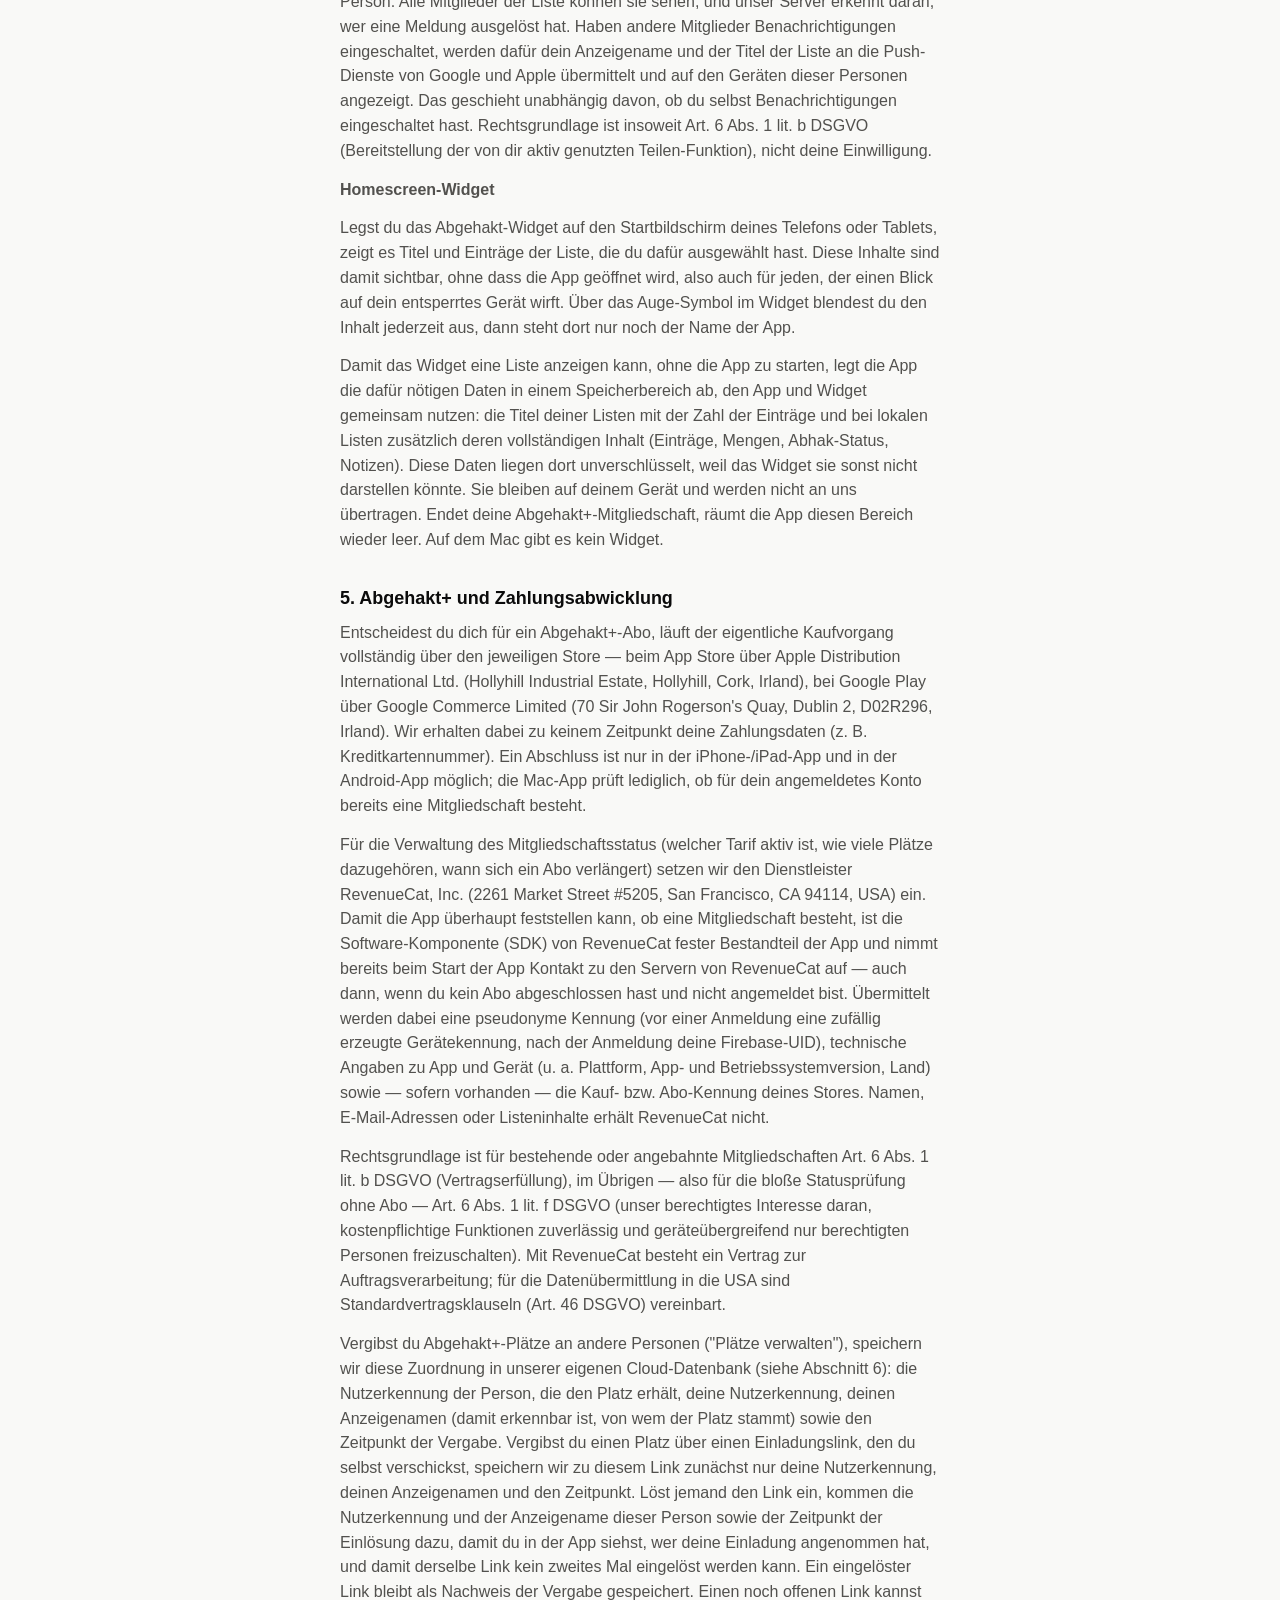
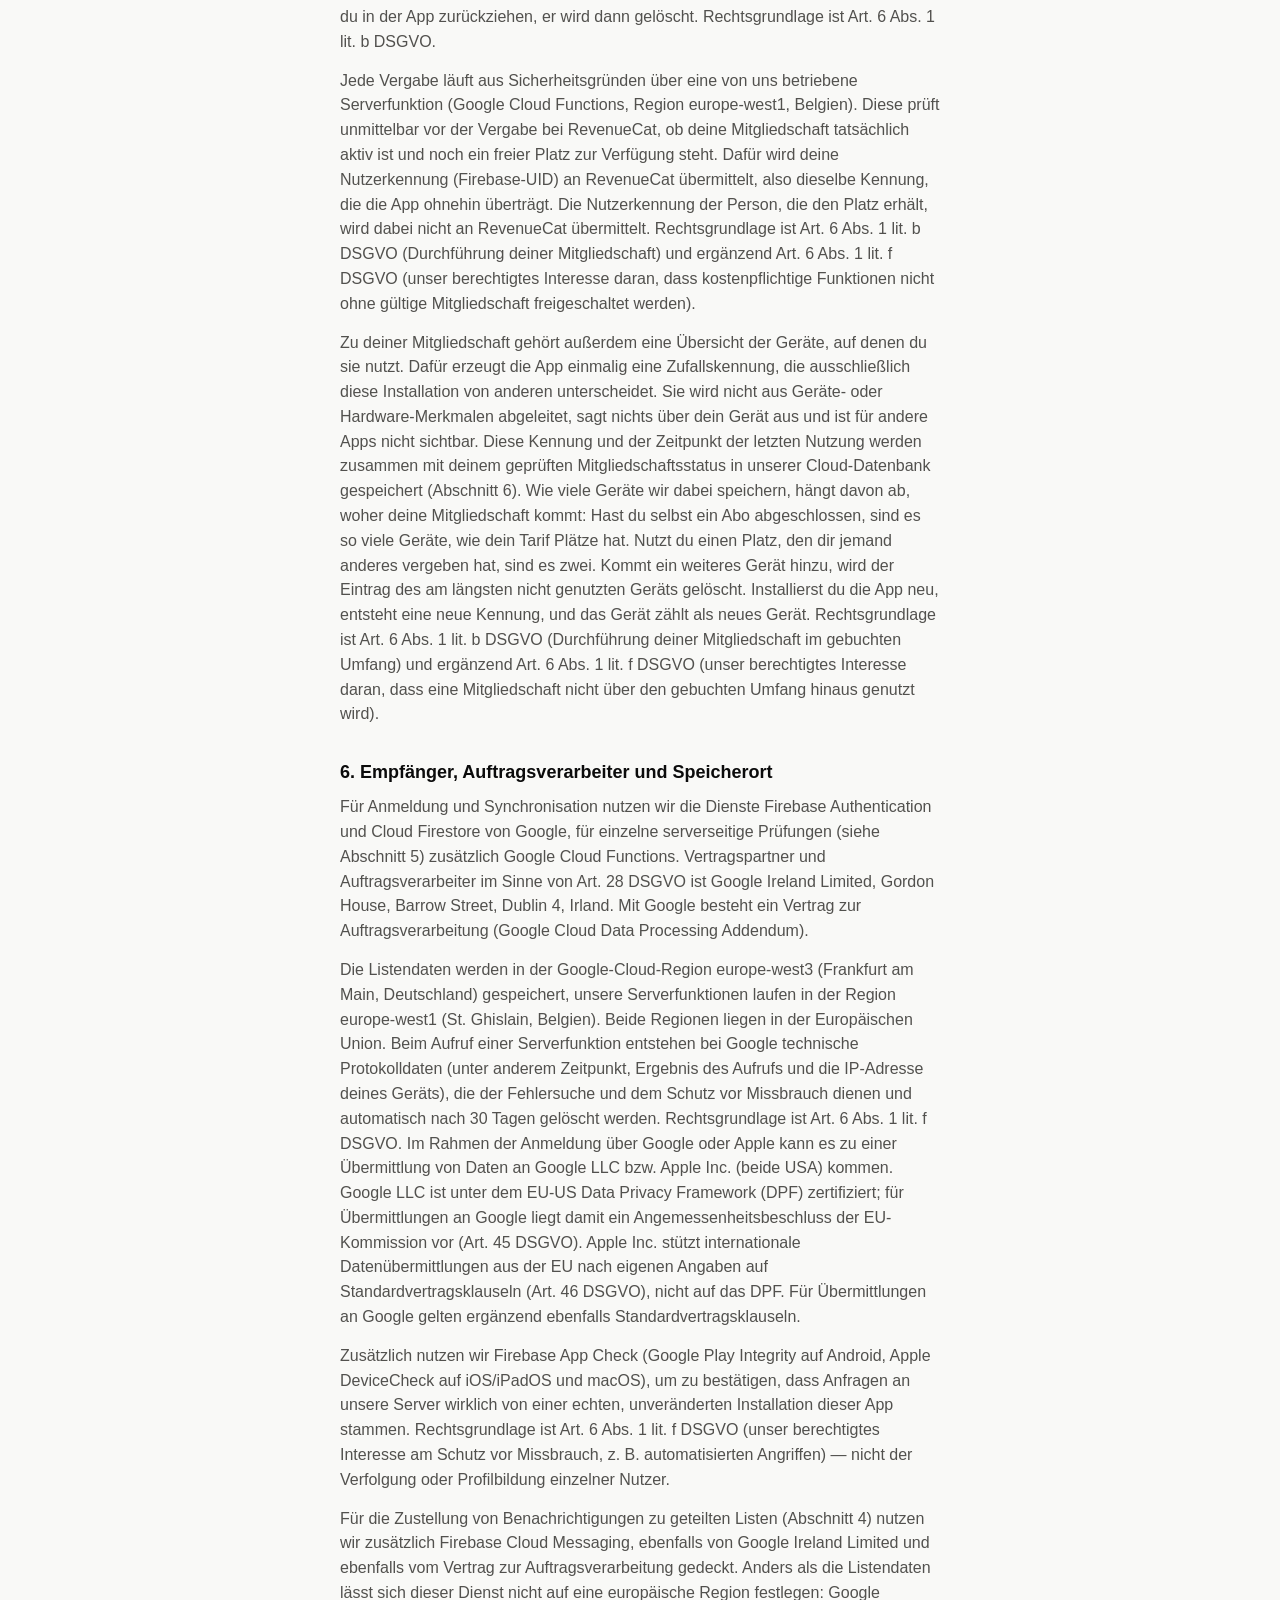
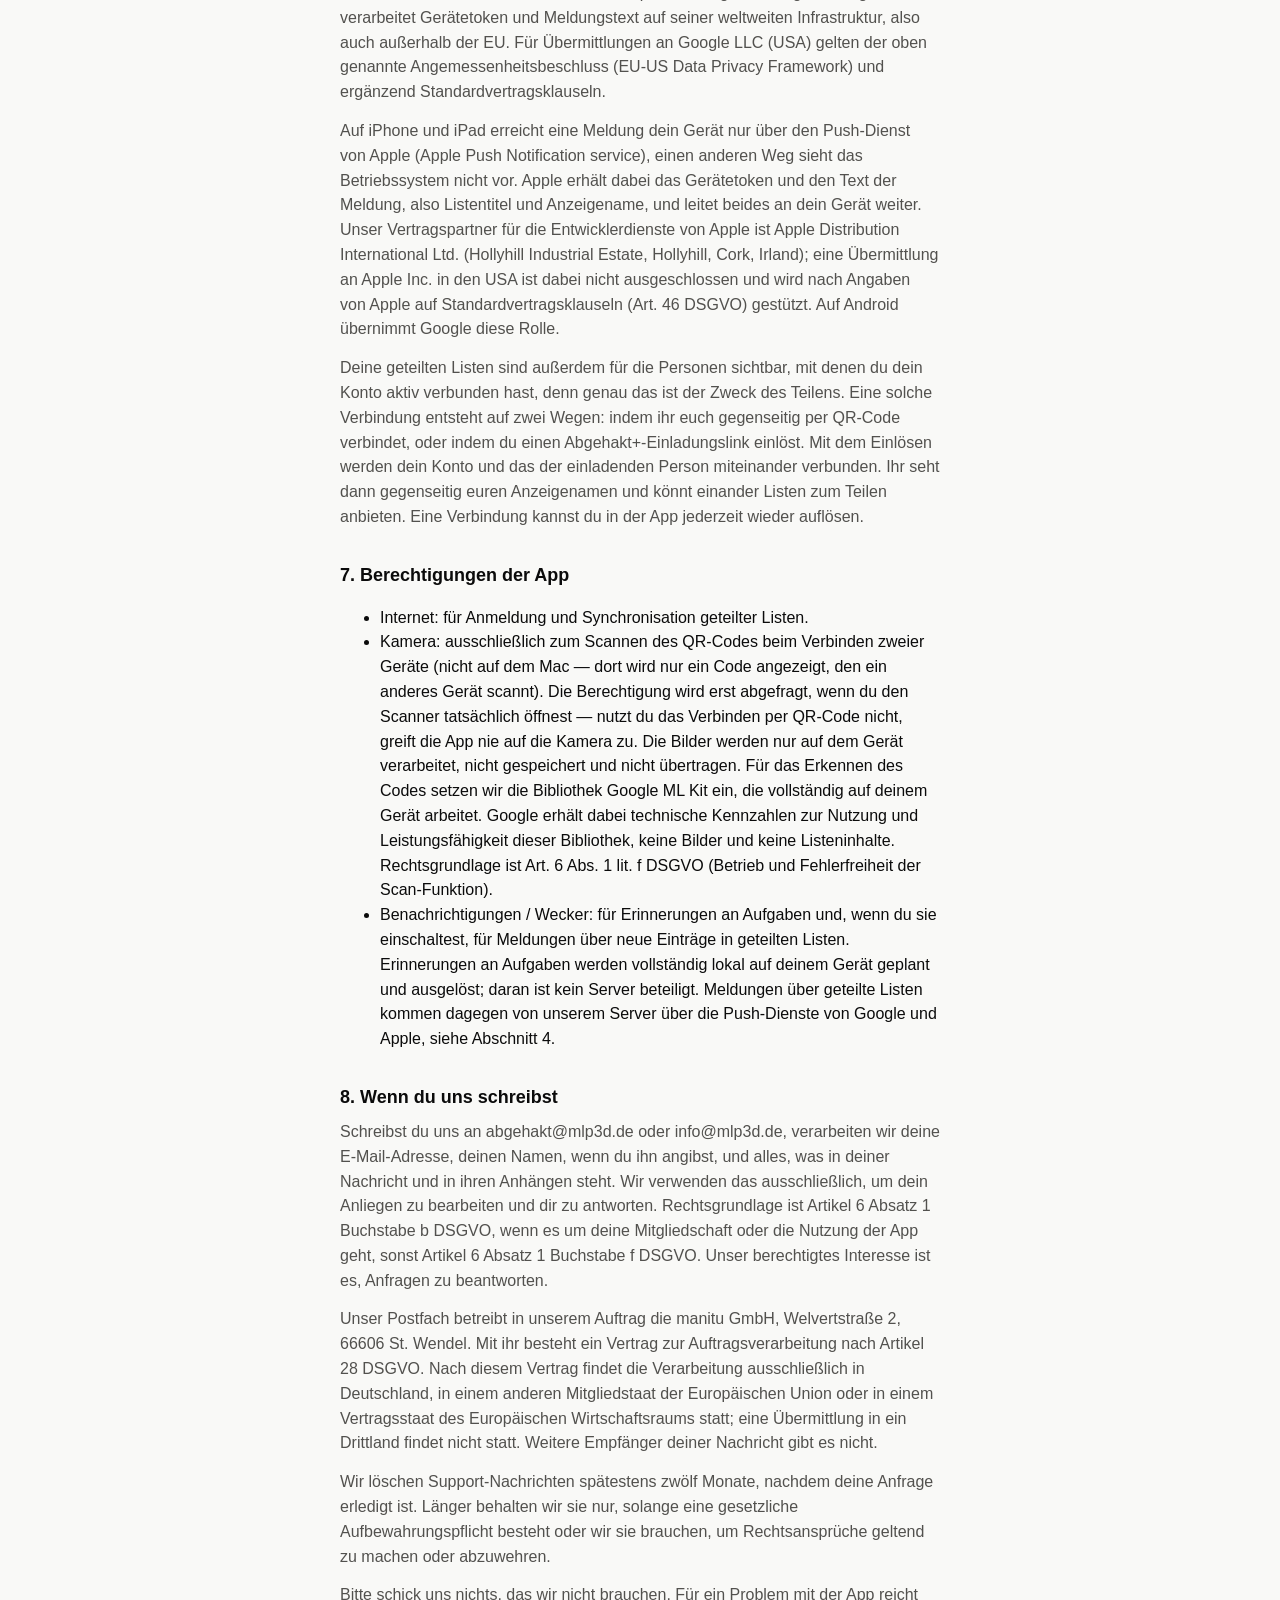
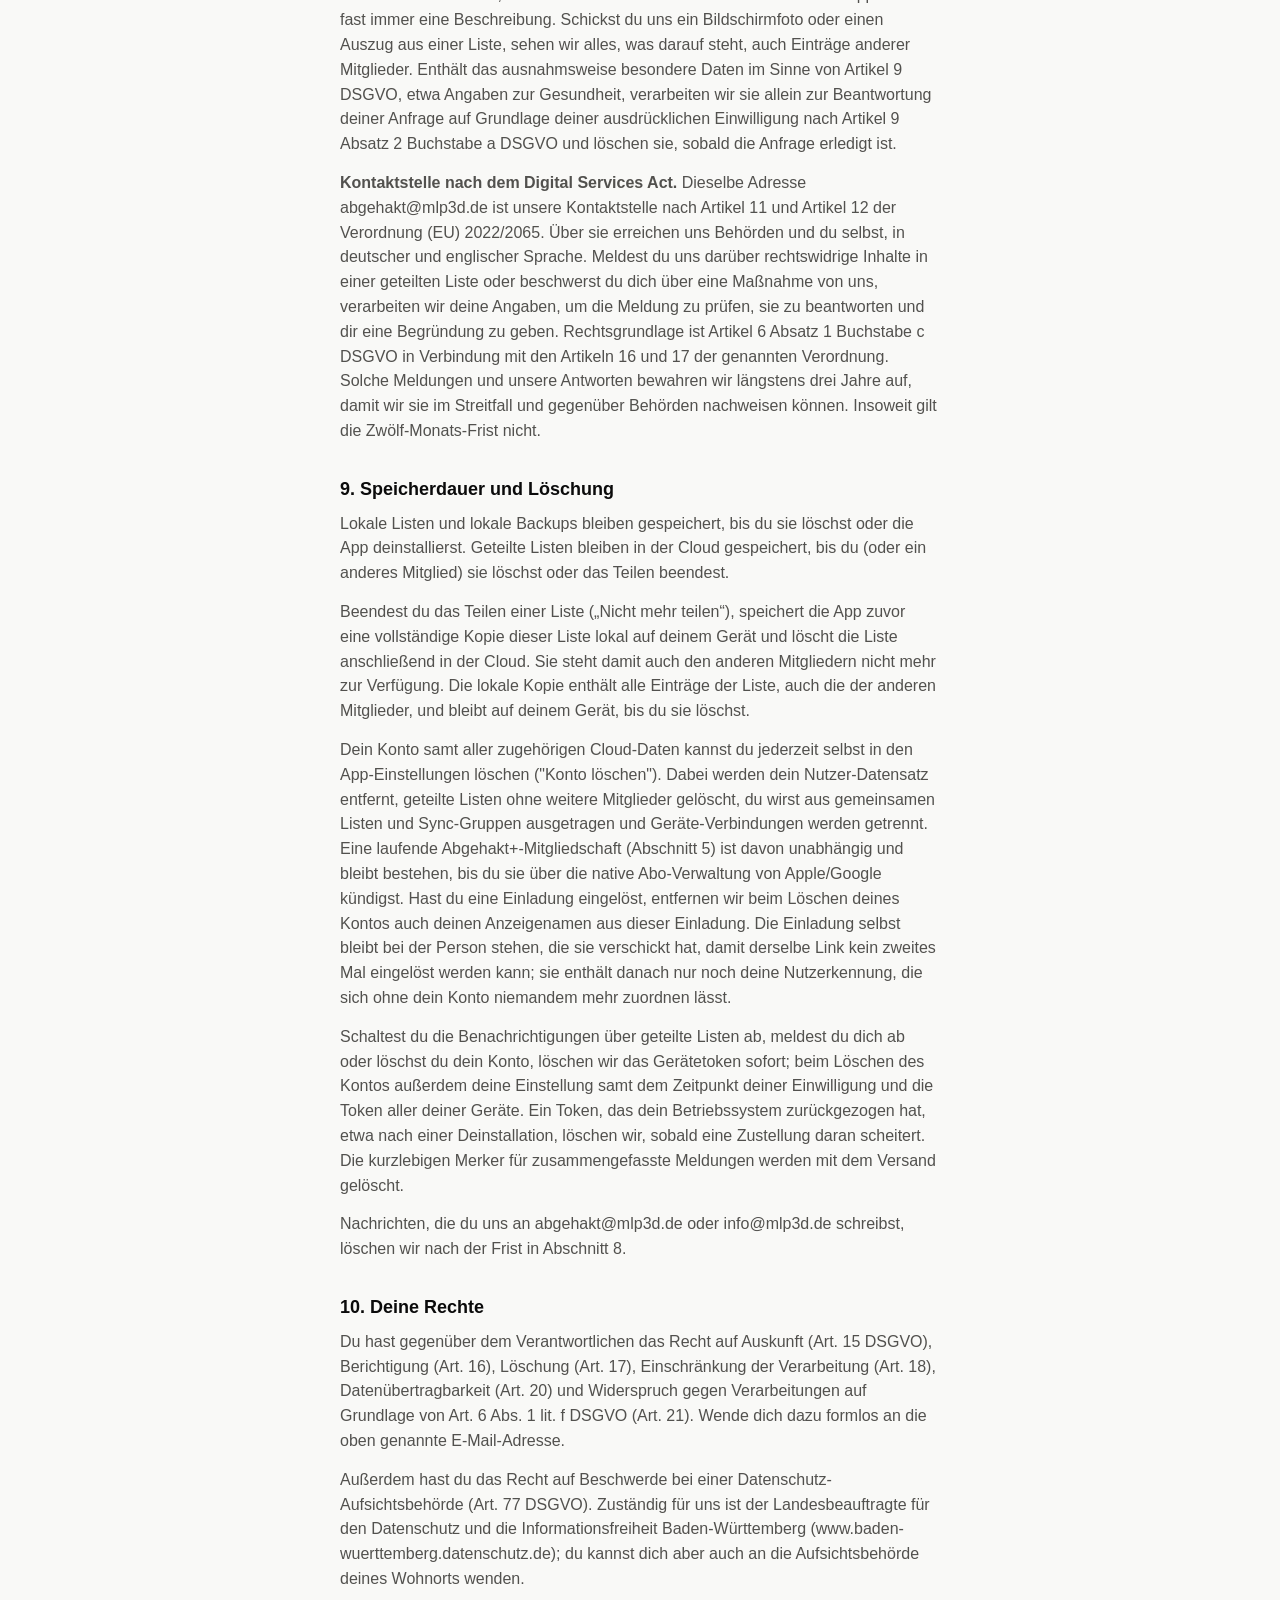
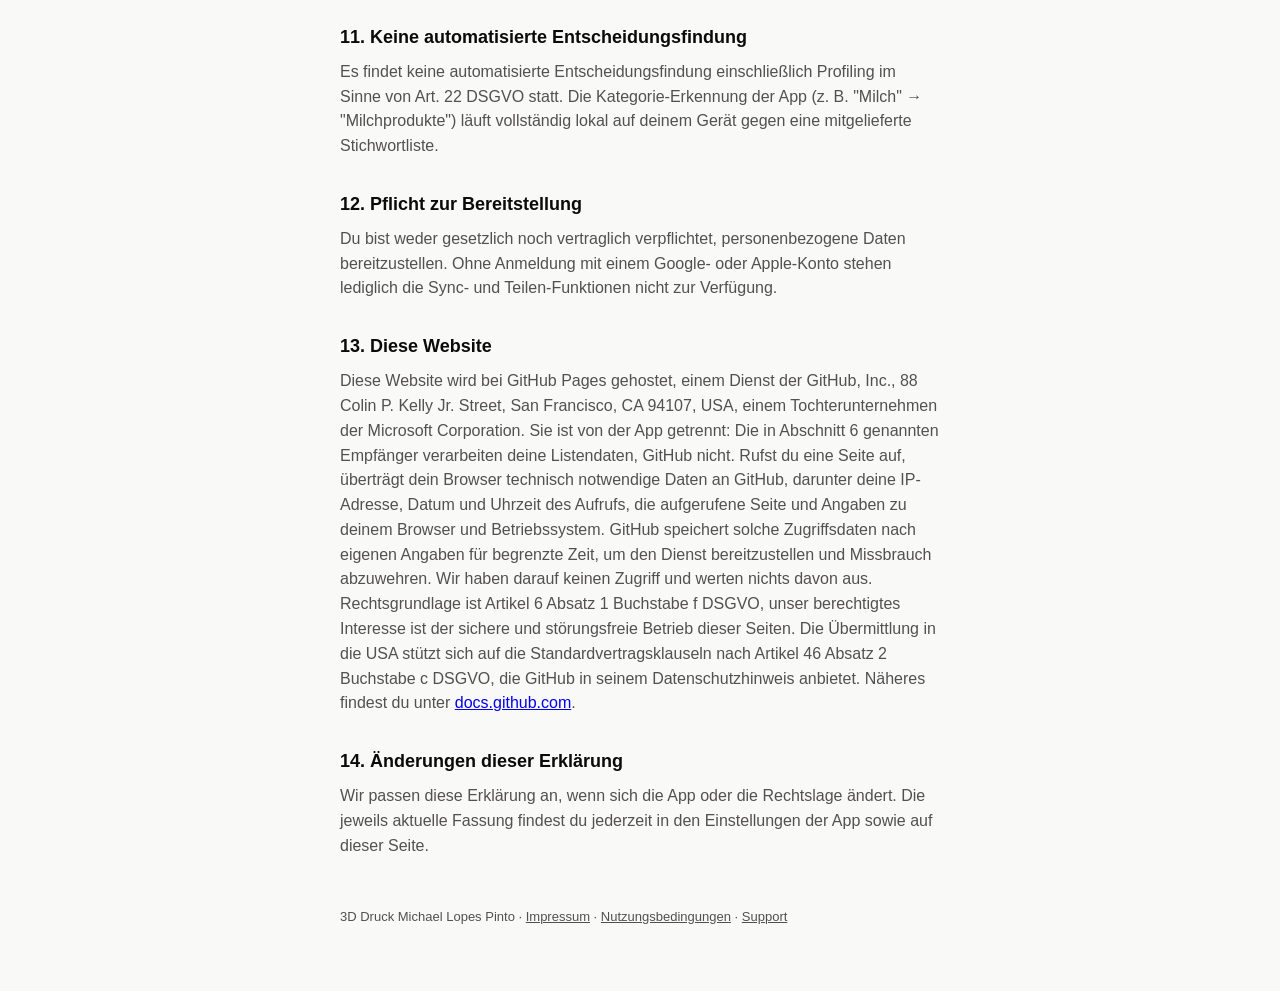
<file: datenschutz.html>
<!doctype html>
<html lang="de">
<head>
<meta charset="utf-8">
<meta name="viewport" content="width=device-width, initial-scale=1">
<title>Abgehakt — Datenschutzerklärung</title>
<link rel="stylesheet" href="style.css">
</head>
<body>
<div class="wrap">
  <header class="top">
    <div class="logo">A</div>
    <div class="name">Abgehakt</div>
  </header>

  <nav class="pages">
    <a href="index.html">Support</a>
    <a href="datenschutz.html">Datenschutzerklärung</a>
    <a href="nutzungsbedingungen.html">Nutzungsbedingungen</a>
    <a href="impressum.html">Impressum</a>
  </nav>

  <p style="font-size:0.85em;margin-bottom:1.5em;"><strong>Deutsch</strong> · <a href="datenschutz-en.html">English</a> · <a href="datenschutz-es.html">Español</a> · <a href="datenschutz-pt.html">Português</a> · <a href="datenschutz-fr.html">Français</a></p>

  <h1>Datenschutzerklärung</h1>
  <p class="stand" style="margin-top:0;">Stand: 3. September 2026</p>

  <h2>1. Verantwortlicher</h2>
  <p>Verantwortlicher im Sinne der Datenschutz-Grundverordnung (DSGVO) ist:</p>
  <p>Michael Lopes Pinto<br>
  handelnd unter: 3D Druck Michael Lopes Pinto (Einzelunternehmen)<br>
  Staufener Str. 26<br>
  79189 Bad Krozingen<br>
  Deutschland<br>
  E-Mail: info@mlp3d.de</p>

  <h2>2. Das Wichtigste in Kürze</h2>
  <p>Diese Erklärung gilt für die App "Abgehakt" auf allen von uns angebotenen Plattformen (Android, iPhone/iPad und Mac). Die Datenverarbeitung ist auf allen Plattformen gleich; wo es Unterschiede gibt, sind sie unten ausdrücklich genannt.</p>
  <p>Abgehakt ist so gebaut, dass deine Daten grundsätzlich auf deinem Gerät bleiben. Nur wenn du dich freiwillig anmeldest und Listen aktiv teilst, werden Daten in der Cloud gespeichert. Entscheidest du dich für Abgehakt+, läuft die Zahlung über den App Store bzw. Google Play; für die Verwaltung und Prüfung der Mitgliedschaft nutzen wir zusätzlich den spezialisierten Dienstleister RevenueCat — dessen Software-Komponente ist in allen Fassungen der App enthalten und wird auch ohne Abo beim Start aktiv (Details siehe Abschnitt 5). Die App zeigt keine Werbung, enthält keine Analyse- oder Tracking-Dienste und erstellt keine Nutzungsprofile.</p>

  <h2>3. Nutzung ohne Konto</h2>
  <p>Nutzt du die App ohne Anmeldung ("Ohne Konto weiter"), werden alle Listen ausschließlich lokal auf deinem Gerät gespeichert. Auch die automatischen Sicherungskopien (Backups) deiner Listen liegen nur im geschützten Speicherbereich der App auf deinem Gerät. Es werden keine personenbezogenen Daten an uns oder Dritte übertragen.</p>

  <h2>4. Nutzung mit Google- oder Apple-Konto</h2>
  <p>Meldest du dich mit deinem Google- oder Apple-Konto an, verarbeiten wir folgende Daten:</p>
  <p>— Anzeigename, E-Mail-Adresse und Nutzerkennung (UID) deines Konto-Anbieters, für die Anmeldung sowie dafür, dass verbundene Geräte deinen Namen anzeigen können. Bei Apple kann das eine von Apple bereitgestellte private Weiterleitungs-E-Mail-Adresse sein, wenn du deine echte E-Mail-Adresse nicht teilen möchtest.<br>
  — Inhalte der von dir geteilten Listen (Titel, Einträge einschließlich frei geschriebener, mehrzeiliger Notizen, Mengen, Abhak-Status, Gruppen, gesetzte Priorität und Zeitpunkt der letzten Bearbeitung) sowie die Nutzerkennungen der mit dir verbundenen Personen, zur Bereitstellung der Synchronisation.</p>
  <p>Nicht geteilte Listen bleiben auch mit Konto ausschließlich auf deinem Gerät. Die Anmeldung ist freiwillig; alle Kernfunktionen der App funktionieren auch ohne Konto.</p>
  <p>Was du in deine Listen schreibst, entscheidest allein du. In Notizen-Listen kannst du dabei auch längeren, frei formulierten Text ablegen. Wir lesen diese Inhalte nicht, werten sie nicht aus und geben sie an niemanden weiter außer an die Personen, mit denen du eine Liste aktiv geteilt hast. Inhalte nicht geteilter Listen verlassen dein Gerät ohnehin nicht und liegen dort innerhalb der App verschlüsselt (AES-256-GCM); nutzt du dafür das weiter unten beschriebene Homescreen-Widget, gilt das für die dort angezeigten Inhalte nicht. Bitte beachte: Inhalte geteilter Listen liegen technisch auf den in Abschnitt 6 genannten Servern und sind für alle Mitglieder der Liste lesbar. Wir empfehlen deshalb, dort keine Zugangsdaten wie Passwörter und keine besonders sensiblen Angaben (etwa zu Gesundheit, Religion oder sexueller Orientierung) einzutragen.</p>
  <p>Rechtsgrundlage dieser Verarbeitung ist Art. 6 Abs. 1 lit. b DSGVO (Bereitstellung der von dir aktiv genutzten Funktionen).</p>
  <p>Für jedes Konto gilt eine tägliche Obergrenze an Änderungen in geteilten Listen, damit die Kosten der gemeinsamen Nutzung planbar bleiben. Ist sie erreicht, kann die App den zuletzt bearbeiteten Stand bis zum nächsten Tag nicht mehr in die Cloud schreiben. Geteilte Listen liegen ausschließlich in der Cloud, deshalb legt die App diesen Stand in einem solchen Fall einmal je Liste und Tag als zusätzliche lokale Liste auf deinem Gerät ab, erkennbar am Titel „Kopie: …“. Diese Kopie enthält auch Einträge, die andere Mitglieder geschrieben haben. Sie wird nicht wieder mit der Cloud verbunden, nicht an uns übertragen und bleibt auf deinem Gerät, bis du sie löschst. Rechtsgrundlage ist Art. 6 Abs. 1 lit. b DSGVO.</p>
  <p>In einer geteilten Liste kannst du sehen, wer außer dir Zugriff darauf hat. Angezeigt wird ausschließlich der Anzeigename aus dem Google- oder Apple-Konto der jeweiligen Person, oder ein selbst gewählter Name, den du in den Einstellungen festlegst. E-Mail-Adressen werden anderen Mitgliedern nicht angezeigt; sie werden dafür auch nicht gespeichert. Umgekehrt sehen die anderen Mitglieder deinen Anzeigenamen. Rechtsgrundlage ist Art. 6 Abs. 1 lit. b DSGVO: Wer eine Liste gemeinsam nutzt, muss erkennen können, mit wem.</p>
  <p><strong>Benachrichtigungen bei geteilten Listen</strong></p>
  <p>Fügt ein anderes Mitglied einer Liste, die du mit ihm teilst, neue Einträge hinzu, kann Abgehakt dich darauf hinweisen. Die Funktion bleibt ausgeschaltet, bis du sie in den Einstellungen unter „Benachrichtigungen" einschaltest und zusätzlich die Erlaubnis deines Betriebssystems erteilst. Es gibt sie nur auf Android, iPhone und iPad, nicht auf dem Mac.</p>
  <p>In der Meldung stehen der Titel der Liste und der Anzeigename der Person, die etwas hinzugefügt hat. Was hinzugefügt wurde, steht nicht darin: Inhalte deiner Listen landen also nicht auf einem Sperrbildschirm. Ausgelöst wird ausschließlich durch neue Einträge, nicht durch Abhaken, Löschen oder Umbenennen. Mehrere Einträge kurz hintereinander werden zu einer Meldung zusammengefasst.</p>
  <p>Dafür verarbeiten wir: die Kennung, die Firebase Cloud Messaging deiner App-Installation zuteilt (das Gerätetoken), zusammen mit deiner Nutzerkennung und der Sprache deines Geräts, damit die Meldung dein Gerät erreicht und in deiner Sprache verfasst ist; deinen Schalterstand, die von dir stummgeschalteten Listen und den Zeitpunkt, zu dem du die Funktion eingeschaltet hast, als Nachweis deiner Einwilligung; sowie für die Dauer der Zusammenfassung die Kennung der Liste und die Nutzerkennung der Person, die etwas hinzugefügt hat. Dieser letzte Merker enthält keine Listeninhalte und wird mit dem Versand gelöscht.</p>
  <p>Zusammengestellt und ausgelöst werden die Meldungen von einer von uns betriebenen Serverfunktion (Google Cloud Functions, Region europe-west1, Belgien). Zugestellt werden sie über Firebase Cloud Messaging von Google, auf iPhone und iPad zusätzlich über den Push-Dienst von Apple (Apple Push Notification service). Einen anderen Zustellweg sehen die beiden Betriebssysteme nicht vor. Beide Dienste erhalten dabei das Gerätetoken und den Text der Meldung, also Listentitel und Anzeigename. Näheres dazu in Abschnitt 6.</p>
  <p>Rechtsgrundlage ist deine Einwilligung nach Art. 6 Abs. 1 lit. a DSGVO; dieselbe Zusage deckt das Speichern und Auslesen des Gerätetokens auf deinem Gerät nach § 25 Abs. 1 TDDG. Du kannst sie jederzeit mit Wirkung für die Zukunft widerrufen, indem du den Schalter wieder ausschaltest. Wir löschen das Gerätetoken dann sofort, und ohne Token wird nichts mehr zugestellt. Einzelne Listen kannst du im Menü der jeweiligen Liste stummschalten, ohne die Funktion ganz abzuschalten. Für Werbung nutzen wir diese Benachrichtigungen nicht.</p>
  <p>Umgekehrt gilt: Fügst du selbst etwas zu einer geteilten Liste hinzu, speichert die App im Kopf der Liste deine Nutzerkennung als die der zuletzt bearbeitenden Person. Alle Mitglieder der Liste können sie sehen, und unser Server erkennt daran, wer eine Meldung ausgelöst hat. Haben andere Mitglieder Benachrichtigungen eingeschaltet, werden dafür dein Anzeigename und der Titel der Liste an die Push-Dienste von Google und Apple übermittelt und auf den Geräten dieser Personen angezeigt. Das geschieht unabhängig davon, ob du selbst Benachrichtigungen eingeschaltet hast. Rechtsgrundlage ist insoweit Art. 6 Abs. 1 lit. b DSGVO (Bereitstellung der von dir aktiv genutzten Teilen-Funktion), nicht deine Einwilligung.</p>
  <p><strong>Homescreen-Widget</strong></p>
  <p>Legst du das Abgehakt-Widget auf den Startbildschirm deines Telefons oder Tablets, zeigt es Titel und Einträge der Liste, die du dafür ausgewählt hast. Diese Inhalte sind damit sichtbar, ohne dass die App geöffnet wird, also auch für jeden, der einen Blick auf dein entsperrtes Gerät wirft. Über das Auge-Symbol im Widget blendest du den Inhalt jederzeit aus, dann steht dort nur noch der Name der App.</p>
  <p>Damit das Widget eine Liste anzeigen kann, ohne die App zu starten, legt die App die dafür nötigen Daten in einem Speicherbereich ab, den App und Widget gemeinsam nutzen: die Titel deiner Listen mit der Zahl der Einträge und bei lokalen Listen zusätzlich deren vollständigen Inhalt (Einträge, Mengen, Abhak-Status, Notizen). Diese Daten liegen dort unverschlüsselt, weil das Widget sie sonst nicht darstellen könnte. Sie bleiben auf deinem Gerät und werden nicht an uns übertragen. Endet deine Abgehakt+-Mitgliedschaft, räumt die App diesen Bereich wieder leer. Auf dem Mac gibt es kein Widget.</p>

  <h2>5. Abgehakt+ und Zahlungsabwicklung</h2>
  <p>Entscheidest du dich für ein Abgehakt+-Abo, läuft der eigentliche Kaufvorgang vollständig über den jeweiligen Store — beim App Store über Apple Distribution International Ltd. (Hollyhill Industrial Estate, Hollyhill, Cork, Irland), bei Google Play über Google Commerce Limited (70 Sir John Rogerson's Quay, Dublin 2, D02R296, Irland). Wir erhalten dabei zu keinem Zeitpunkt deine Zahlungsdaten (z. B. Kreditkartennummer). Ein Abschluss ist nur in der iPhone-/iPad-App und in der Android-App möglich; die Mac-App prüft lediglich, ob für dein angemeldetes Konto bereits eine Mitgliedschaft besteht.</p>
  <p>Für die Verwaltung des Mitgliedschaftsstatus (welcher Tarif aktiv ist, wie viele Plätze dazugehören, wann sich ein Abo verlängert) setzen wir den Dienstleister RevenueCat, Inc. (2261 Market Street #5205, San Francisco, CA 94114, USA) ein. Damit die App überhaupt feststellen kann, ob eine Mitgliedschaft besteht, ist die Software-Komponente (SDK) von RevenueCat fester Bestandteil der App und nimmt bereits beim Start der App Kontakt zu den Servern von RevenueCat auf — auch dann, wenn du kein Abo abgeschlossen hast und nicht angemeldet bist. Übermittelt werden dabei eine pseudonyme Kennung (vor einer Anmeldung eine zufällig erzeugte Gerätekennung, nach der Anmeldung deine Firebase-UID), technische Angaben zu App und Gerät (u. a. Plattform, App- und Betriebssystemversion, Land) sowie — sofern vorhanden — die Kauf- bzw. Abo-Kennung deines Stores. Namen, E-Mail-Adressen oder Listeninhalte erhält RevenueCat nicht.</p>
  <p>Rechtsgrundlage ist für bestehende oder angebahnte Mitgliedschaften Art. 6 Abs. 1 lit. b DSGVO (Vertragserfüllung), im Übrigen — also für die bloße Statusprüfung ohne Abo — Art. 6 Abs. 1 lit. f DSGVO (unser berechtigtes Interesse daran, kostenpflichtige Funktionen zuverlässig und geräteübergreifend nur berechtigten Personen freizuschalten). Mit RevenueCat besteht ein Vertrag zur Auftragsverarbeitung; für die Datenübermittlung in die USA sind Standardvertragsklauseln (Art. 46 DSGVO) vereinbart.</p>
  <p>Vergibst du Abgehakt+-Plätze an andere Personen ("Plätze verwalten"), speichern wir diese Zuordnung in unserer eigenen Cloud-Datenbank (siehe Abschnitt 6): die Nutzerkennung der Person, die den Platz erhält, deine Nutzerkennung, deinen Anzeigenamen (damit erkennbar ist, von wem der Platz stammt) sowie den Zeitpunkt der Vergabe. Vergibst du einen Platz über einen Einladungslink, den du selbst verschickst, speichern wir zu diesem Link zunächst nur deine Nutzerkennung, deinen Anzeigenamen und den Zeitpunkt. Löst jemand den Link ein, kommen die Nutzerkennung und der Anzeigename dieser Person sowie der Zeitpunkt der Einlösung dazu, damit du in der App siehst, wer deine Einladung angenommen hat, und damit derselbe Link kein zweites Mal eingelöst werden kann. Ein eingelöster Link bleibt als Nachweis der Vergabe gespeichert. Einen noch offenen Link kannst du in der App zurückziehen, er wird dann gelöscht. Rechtsgrundlage ist Art. 6 Abs. 1 lit. b DSGVO.</p>
  <p>Jede Vergabe läuft aus Sicherheitsgründen über eine von uns betriebene Serverfunktion (Google Cloud Functions, Region europe-west1, Belgien). Diese prüft unmittelbar vor der Vergabe bei RevenueCat, ob deine Mitgliedschaft tatsächlich aktiv ist und noch ein freier Platz zur Verfügung steht. Dafür wird deine Nutzerkennung (Firebase-UID) an RevenueCat übermittelt, also dieselbe Kennung, die die App ohnehin überträgt. Die Nutzerkennung der Person, die den Platz erhält, wird dabei nicht an RevenueCat übermittelt. Rechtsgrundlage ist Art. 6 Abs. 1 lit. b DSGVO (Durchführung deiner Mitgliedschaft) und ergänzend Art. 6 Abs. 1 lit. f DSGVO (unser berechtigtes Interesse daran, dass kostenpflichtige Funktionen nicht ohne gültige Mitgliedschaft freigeschaltet werden).</p>
  <p>Zu deiner Mitgliedschaft gehört außerdem eine Übersicht der Geräte, auf denen du sie nutzt. Dafür erzeugt die App einmalig eine Zufallskennung, die ausschließlich diese Installation von anderen unterscheidet. Sie wird nicht aus Geräte- oder Hardware-Merkmalen abgeleitet, sagt nichts über dein Gerät aus und ist für andere Apps nicht sichtbar. Diese Kennung und der Zeitpunkt der letzten Nutzung werden zusammen mit deinem geprüften Mitgliedschaftsstatus in unserer Cloud-Datenbank gespeichert (Abschnitt 6). Wie viele Geräte wir dabei speichern, hängt davon ab, woher deine Mitgliedschaft kommt: Hast du selbst ein Abo abgeschlossen, sind es so viele Geräte, wie dein Tarif Plätze hat. Nutzt du einen Platz, den dir jemand anderes vergeben hat, sind es zwei. Kommt ein weiteres Gerät hinzu, wird der Eintrag des am längsten nicht genutzten Geräts gelöscht. Installierst du die App neu, entsteht eine neue Kennung, und das Gerät zählt als neues Gerät. Rechtsgrundlage ist Art. 6 Abs. 1 lit. b DSGVO (Durchführung deiner Mitgliedschaft im gebuchten Umfang) und ergänzend Art. 6 Abs. 1 lit. f DSGVO (unser berechtigtes Interesse daran, dass eine Mitgliedschaft nicht über den gebuchten Umfang hinaus genutzt wird).</p>
  <h2>6. Empfänger, Auftragsverarbeiter und Speicherort</h2>
  <p>Für Anmeldung und Synchronisation nutzen wir die Dienste Firebase Authentication und Cloud Firestore von Google, für einzelne serverseitige Prüfungen (siehe Abschnitt 5) zusätzlich Google Cloud Functions. Vertragspartner und Auftragsverarbeiter im Sinne von Art. 28 DSGVO ist Google Ireland Limited, Gordon House, Barrow Street, Dublin 4, Irland. Mit Google besteht ein Vertrag zur Auftragsverarbeitung (Google Cloud Data Processing Addendum).</p>
  <p>Die Listendaten werden in der Google-Cloud-Region europe-west3 (Frankfurt am Main, Deutschland) gespeichert, unsere Serverfunktionen laufen in der Region europe-west1 (St. Ghislain, Belgien). Beide Regionen liegen in der Europäischen Union. Beim Aufruf einer Serverfunktion entstehen bei Google technische Protokolldaten (unter anderem Zeitpunkt, Ergebnis des Aufrufs und die IP-Adresse deines Geräts), die der Fehlersuche und dem Schutz vor Missbrauch dienen und automatisch nach 30 Tagen gelöscht werden. Rechtsgrundlage ist Art. 6 Abs. 1 lit. f DSGVO. Im Rahmen der Anmeldung über Google oder Apple kann es zu einer Übermittlung von Daten an Google LLC bzw. Apple Inc. (beide USA) kommen. Google LLC ist unter dem EU-US Data Privacy Framework (DPF) zertifiziert; für Übermittlungen an Google liegt damit ein Angemessenheitsbeschluss der EU-Kommission vor (Art. 45 DSGVO). Apple Inc. stützt internationale Datenübermittlungen aus der EU nach eigenen Angaben auf Standardvertragsklauseln (Art. 46 DSGVO), nicht auf das DPF. Für Übermittlungen an Google gelten ergänzend ebenfalls Standardvertragsklauseln.</p>
  <p>Zusätzlich nutzen wir Firebase App Check (Google Play Integrity auf Android, Apple DeviceCheck auf iOS/iPadOS und macOS), um zu bestätigen, dass Anfragen an unsere Server wirklich von einer echten, unveränderten Installation dieser App stammen. Rechtsgrundlage ist Art. 6 Abs. 1 lit. f DSGVO (unser berechtigtes Interesse am Schutz vor Missbrauch, z. B. automatisierten Angriffen) — nicht der Verfolgung oder Profilbildung einzelner Nutzer.</p>
  <p>Für die Zustellung von Benachrichtigungen zu geteilten Listen (Abschnitt 4) nutzen wir zusätzlich Firebase Cloud Messaging, ebenfalls von Google Ireland Limited und ebenfalls vom Vertrag zur Auftragsverarbeitung gedeckt. Anders als die Listendaten lässt sich dieser Dienst nicht auf eine europäische Region festlegen: Google verarbeitet Gerätetoken und Meldungstext auf seiner weltweiten Infrastruktur, also auch außerhalb der EU. Für Übermittlungen an Google LLC (USA) gelten der oben genannte Angemessenheitsbeschluss (EU-US Data Privacy Framework) und ergänzend Standardvertragsklauseln.</p>
  <p>Auf iPhone und iPad erreicht eine Meldung dein Gerät nur über den Push-Dienst von Apple (Apple Push Notification service), einen anderen Weg sieht das Betriebssystem nicht vor. Apple erhält dabei das Gerätetoken und den Text der Meldung, also Listentitel und Anzeigename, und leitet beides an dein Gerät weiter. Unser Vertragspartner für die Entwicklerdienste von Apple ist Apple Distribution International Ltd. (Hollyhill Industrial Estate, Hollyhill, Cork, Irland); eine Übermittlung an Apple Inc. in den USA ist dabei nicht ausgeschlossen und wird nach Angaben von Apple auf Standardvertragsklauseln (Art. 46 DSGVO) gestützt. Auf Android übernimmt Google diese Rolle.</p>
  <p>Deine geteilten Listen sind außerdem für die Personen sichtbar, mit denen du dein Konto aktiv verbunden hast, denn genau das ist der Zweck des Teilens. Eine solche Verbindung entsteht auf zwei Wegen: indem ihr euch gegenseitig per QR-Code verbindet, oder indem du einen Abgehakt+-Einladungslink einlöst. Mit dem Einlösen werden dein Konto und das der einladenden Person miteinander verbunden. Ihr seht dann gegenseitig euren Anzeigenamen und könnt einander Listen zum Teilen anbieten. Eine Verbindung kannst du in der App jederzeit wieder auflösen.</p>

  <h2>7. Berechtigungen der App</h2>
  <ul><li>Internet: für Anmeldung und Synchronisation geteilter Listen.</li><li>Kamera: ausschließlich zum Scannen des QR-Codes beim Verbinden zweier Geräte (nicht auf dem Mac — dort wird nur ein Code angezeigt, den ein anderes Gerät scannt). Die Berechtigung wird erst abgefragt, wenn du den Scanner tatsächlich öffnest — nutzt du das Verbinden per QR-Code nicht, greift die App nie auf die Kamera zu. Die Bilder werden nur auf dem Gerät verarbeitet, nicht gespeichert und nicht übertragen. Für das Erkennen des Codes setzen wir die Bibliothek Google ML Kit ein, die vollständig auf deinem Gerät arbeitet. Google erhält dabei technische Kennzahlen zur Nutzung und Leistungsfähigkeit dieser Bibliothek, keine Bilder und keine Listeninhalte. Rechtsgrundlage ist Art. 6 Abs. 1 lit. f DSGVO (Betrieb und Fehlerfreiheit der Scan-Funktion).</li><li>Benachrichtigungen / Wecker: für Erinnerungen an Aufgaben und, wenn du sie einschaltest, für Meldungen über neue Einträge in geteilten Listen. Erinnerungen an Aufgaben werden vollständig lokal auf deinem Gerät geplant und ausgelöst; daran ist kein Server beteiligt. Meldungen über geteilte Listen kommen dagegen von unserem Server über die Push-Dienste von Google und Apple, siehe Abschnitt 4.</li></ul>

  <h2>8. Wenn du uns schreibst</h2>
  <p>Schreibst du uns an abgehakt@mlp3d.de oder info@mlp3d.de, verarbeiten wir deine E-Mail-Adresse, deinen Namen, wenn du ihn angibst, und alles, was in deiner Nachricht und in ihren Anhängen steht. Wir verwenden das ausschließlich, um dein Anliegen zu bearbeiten und dir zu antworten. Rechtsgrundlage ist Artikel 6 Absatz 1 Buchstabe b DSGVO, wenn es um deine Mitgliedschaft oder die Nutzung der App geht, sonst Artikel 6 Absatz 1 Buchstabe f DSGVO. Unser berechtigtes Interesse ist es, Anfragen zu beantworten.</p>
  <p>Unser Postfach betreibt in unserem Auftrag die manitu GmbH, Welvertstraße 2, 66606 St. Wendel. Mit ihr besteht ein Vertrag zur Auftragsverarbeitung nach Artikel 28 DSGVO. Nach diesem Vertrag findet die Verarbeitung ausschließlich in Deutschland, in einem anderen Mitgliedstaat der Europäischen Union oder in einem Vertragsstaat des Europäischen Wirtschaftsraums statt; eine Übermittlung in ein Drittland findet nicht statt. Weitere Empfänger deiner Nachricht gibt es nicht.</p>
  <p>Wir löschen Support-Nachrichten spätestens zwölf Monate, nachdem deine Anfrage erledigt ist. Länger behalten wir sie nur, solange eine gesetzliche Aufbewahrungspflicht besteht oder wir sie brauchen, um Rechtsansprüche geltend zu machen oder abzuwehren.</p>
  <p>Bitte schick uns nichts, das wir nicht brauchen. Für ein Problem mit der App reicht fast immer eine Beschreibung. Schickst du uns ein Bildschirmfoto oder einen Auszug aus einer Liste, sehen wir alles, was darauf steht, auch Einträge anderer Mitglieder. Enthält das ausnahmsweise besondere Daten im Sinne von Artikel 9 DSGVO, etwa Angaben zur Gesundheit, verarbeiten wir sie allein zur Beantwortung deiner Anfrage auf Grundlage deiner ausdrücklichen Einwilligung nach Artikel 9 Absatz 2 Buchstabe a DSGVO und löschen sie, sobald die Anfrage erledigt ist.</p>
  <p><strong>Kontaktstelle nach dem Digital Services Act.</strong> Dieselbe Adresse abgehakt@mlp3d.de ist unsere Kontaktstelle nach Artikel 11 und Artikel 12 der Verordnung (EU) 2022/2065. Über sie erreichen uns Behörden und du selbst, in deutscher und englischer Sprache. Meldest du uns darüber rechtswidrige Inhalte in einer geteilten Liste oder beschwerst du dich über eine Maßnahme von uns, verarbeiten wir deine Angaben, um die Meldung zu prüfen, sie zu beantworten und dir eine Begründung zu geben. Rechtsgrundlage ist Artikel 6 Absatz 1 Buchstabe c DSGVO in Verbindung mit den Artikeln 16 und 17 der genannten Verordnung. Solche Meldungen und unsere Antworten bewahren wir längstens drei Jahre auf, damit wir sie im Streitfall und gegenüber Behörden nachweisen können. Insoweit gilt die Zwölf-Monats-Frist nicht.</p>

  <h2>9. Speicherdauer und Löschung</h2>
  <p>Lokale Listen und lokale Backups bleiben gespeichert, bis du sie löschst oder die App deinstallierst. Geteilte Listen bleiben in der Cloud gespeichert, bis du (oder ein anderes Mitglied) sie löschst oder das Teilen beendest.</p>
  <p>Beendest du das Teilen einer Liste („Nicht mehr teilen“), speichert die App zuvor eine vollständige Kopie dieser Liste lokal auf deinem Gerät und löscht die Liste anschließend in der Cloud. Sie steht damit auch den anderen Mitgliedern nicht mehr zur Verfügung. Die lokale Kopie enthält alle Einträge der Liste, auch die der anderen Mitglieder, und bleibt auf deinem Gerät, bis du sie löschst.</p>
  <p>Dein Konto samt aller zugehörigen Cloud-Daten kannst du jederzeit selbst in den App-Einstellungen löschen ("Konto löschen"). Dabei werden dein Nutzer-Datensatz entfernt, geteilte Listen ohne weitere Mitglieder gelöscht, du wirst aus gemeinsamen Listen und Sync-Gruppen ausgetragen und Geräte-Verbindungen werden getrennt. Eine laufende Abgehakt+-Mitgliedschaft (Abschnitt 5) ist davon unabhängig und bleibt bestehen, bis du sie über die native Abo-Verwaltung von Apple/Google kündigst. Hast du eine Einladung eingelöst, entfernen wir beim Löschen deines Kontos auch deinen Anzeigenamen aus dieser Einladung. Die Einladung selbst bleibt bei der Person stehen, die sie verschickt hat, damit derselbe Link kein zweites Mal eingelöst werden kann; sie enthält danach nur noch deine Nutzerkennung, die sich ohne dein Konto niemandem mehr zuordnen lässt.</p>
  <p>Schaltest du die Benachrichtigungen über geteilte Listen ab, meldest du dich ab oder löschst du dein Konto, löschen wir das Gerätetoken sofort; beim Löschen des Kontos außerdem deine Einstellung samt dem Zeitpunkt deiner Einwilligung und die Token aller deiner Geräte. Ein Token, das dein Betriebssystem zurückgezogen hat, etwa nach einer Deinstallation, löschen wir, sobald eine Zustellung daran scheitert. Die kurzlebigen Merker für zusammengefasste Meldungen werden mit dem Versand gelöscht.</p>
  <p>Nachrichten, die du uns an abgehakt@mlp3d.de oder info@mlp3d.de schreibst, löschen wir nach der Frist in Abschnitt 8.</p>

  <h2>10. Deine Rechte</h2>
  <p>Du hast gegenüber dem Verantwortlichen das Recht auf Auskunft (Art. 15 DSGVO), Berichtigung (Art. 16), Löschung (Art. 17), Einschränkung der Verarbeitung (Art. 18), Datenübertragbarkeit (Art. 20) und Widerspruch gegen Verarbeitungen auf Grundlage von Art. 6 Abs. 1 lit. f DSGVO (Art. 21). Wende dich dazu formlos an die oben genannte E-Mail-Adresse.</p>
  <p>Außerdem hast du das Recht auf Beschwerde bei einer Datenschutz-Aufsichtsbehörde (Art. 77 DSGVO). Zuständig für uns ist der Landesbeauftragte für den Datenschutz und die Informationsfreiheit Baden-Württemberg (www.baden-wuerttemberg.datenschutz.de); du kannst dich aber auch an die Aufsichtsbehörde deines Wohnorts wenden.</p>

  <h2>11. Keine automatisierte Entscheidungsfindung</h2>
  <p>Es findet keine automatisierte Entscheidungsfindung einschließlich Profiling im Sinne von Art. 22 DSGVO statt. Die Kategorie-Erkennung der App (z. B. "Milch" → "Milchprodukte") läuft vollständig lokal auf deinem Gerät gegen eine mitgelieferte Stichwortliste.</p>

  <h2>12. Pflicht zur Bereitstellung</h2>
  <p>Du bist weder gesetzlich noch vertraglich verpflichtet, personenbezogene Daten bereitzustellen. Ohne Anmeldung mit einem Google- oder Apple-Konto stehen lediglich die Sync- und Teilen-Funktionen nicht zur Verfügung.</p>

  <h2>13. Diese Website</h2>
  <p>Diese Website wird bei GitHub Pages gehostet, einem Dienst der GitHub, Inc., 88 Colin P. Kelly Jr. Street, San Francisco, CA 94107, USA, einem Tochterunternehmen der Microsoft Corporation. Sie ist von der App getrennt: Die in Abschnitt 6 genannten Empfänger verarbeiten deine Listendaten, GitHub nicht. Rufst du eine Seite auf, überträgt dein Browser technisch notwendige Daten an GitHub, darunter deine IP-Adresse, Datum und Uhrzeit des Aufrufs, die aufgerufene Seite und Angaben zu deinem Browser und Betriebssystem. GitHub speichert solche Zugriffsdaten nach eigenen Angaben für begrenzte Zeit, um den Dienst bereitzustellen und Missbrauch abzuwehren. Wir haben darauf keinen Zugriff und werten nichts davon aus. Rechtsgrundlage ist Artikel 6 Absatz 1 Buchstabe f DSGVO, unser berechtigtes Interesse ist der sichere und störungsfreie Betrieb dieser Seiten. Die Übermittlung in die USA stützt sich auf die Standardvertragsklauseln nach Artikel 46 Absatz 2 Buchstabe c DSGVO, die GitHub in seinem Datenschutzhinweis anbietet. Näheres findest du unter <a href="https://docs.github.com/site-policy/privacy-policies/github-general-privacy-statement">docs.github.com</a>.</p>

  <h2>14. Änderungen dieser Erklärung</h2>
  <p>Wir passen diese Erklärung an, wenn sich die App oder die Rechtslage ändert. Die jeweils aktuelle Fassung findest du jederzeit in den Einstellungen der App sowie auf dieser Seite.</p>

  <footer>
    3D Druck Michael Lopes Pinto · <a href="impressum.html" style="color:inherit;">Impressum</a> · <a href="nutzungsbedingungen.html" style="color:inherit;">Nutzungsbedingungen</a> · <a href="index.html" style="color:inherit;">Support</a>
  </footer>
</div>
</body>
</html>
</file>
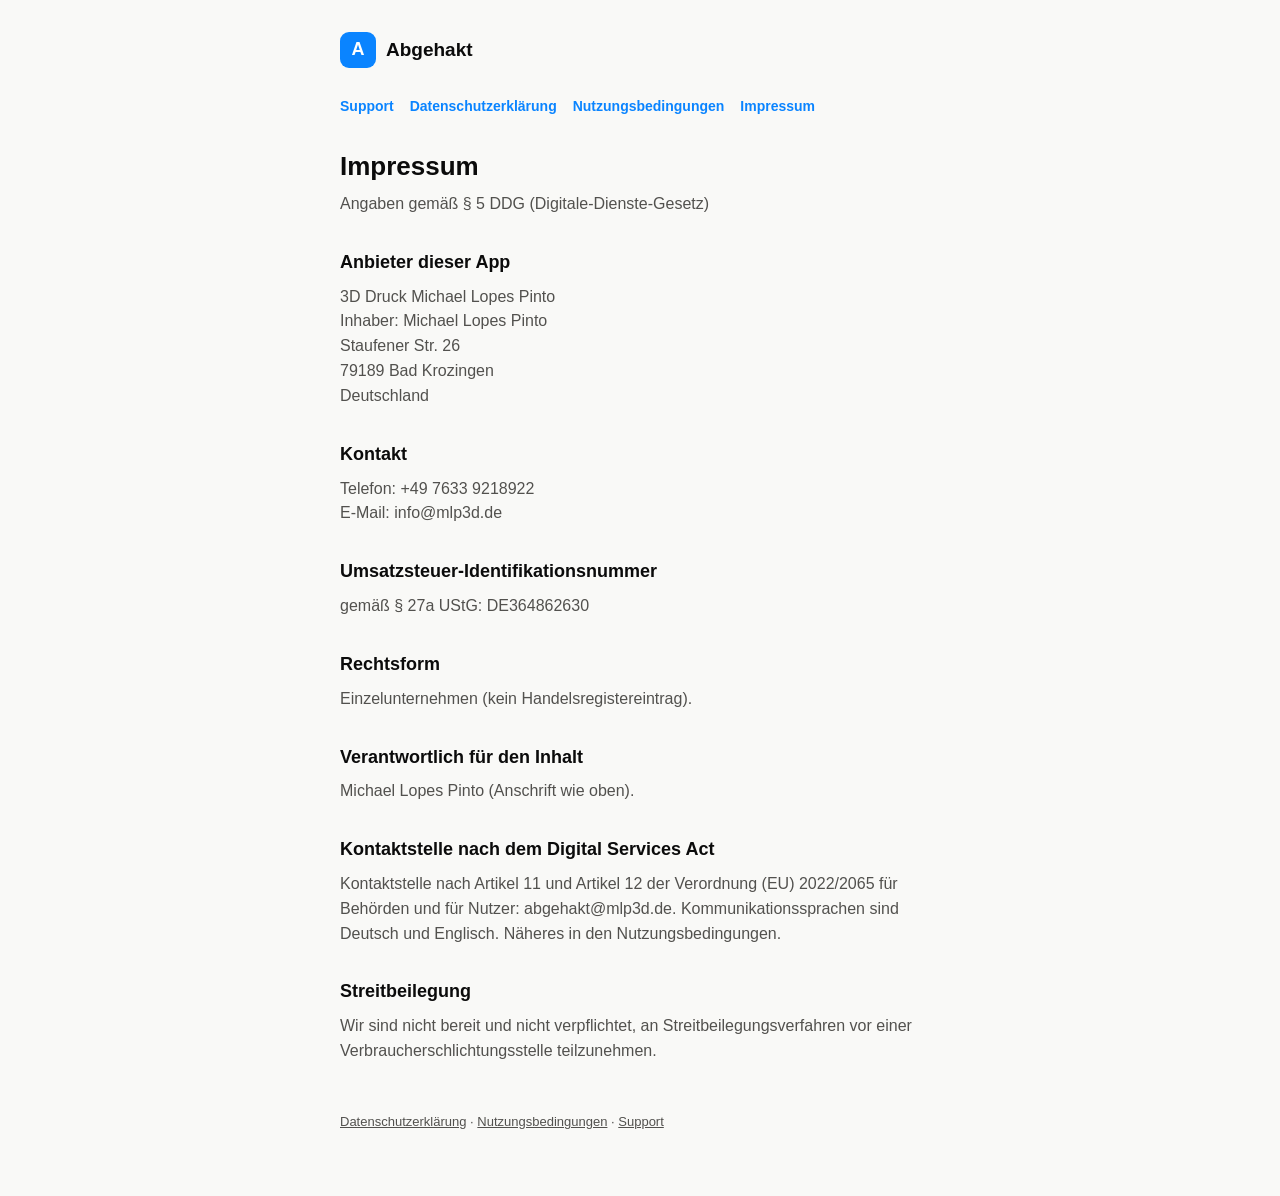
<file: impressum.html>
<!doctype html>
<html lang="de">
<head>
<meta charset="utf-8">
<meta name="viewport" content="width=device-width, initial-scale=1">
<title>Abgehakt — Impressum</title>
<link rel="stylesheet" href="style.css">
</head>
<body>
<div class="wrap">
  <header class="top">
    <div class="logo">A</div>
    <div class="name">Abgehakt</div>
  </header>

  <nav class="pages">
    <a href="index.html">Support</a>
    <a href="datenschutz.html">Datenschutzerklärung</a>
    <a href="nutzungsbedingungen.html">Nutzungsbedingungen</a>
    <a href="impressum.html">Impressum</a>
  </nav>

  <h1>Impressum</h1>
  <p>Angaben gemäß § 5 DDG (Digitale-Dienste-Gesetz)</p>

  <h2>Anbieter dieser App</h2>
  <p>3D Druck Michael Lopes Pinto<br>
  Inhaber: Michael Lopes Pinto<br>
  Staufener Str. 26<br>
  79189 Bad Krozingen<br>
  Deutschland</p>

  <h2>Kontakt</h2>
  <p>Telefon: +49 7633 9218922<br>
  E-Mail: info@mlp3d.de</p>

  <h2>Umsatzsteuer-Identifikationsnummer</h2>
  <p>gemäß § 27a UStG: DE364862630</p>

  <h2>Rechtsform</h2>
  <p>Einzelunternehmen (kein Handelsregistereintrag).</p>

  <h2>Verantwortlich für den Inhalt</h2>
  <p>Michael Lopes Pinto (Anschrift wie oben).</p>

  <h2>Kontaktstelle nach dem Digital Services Act</h2>
  <p>Kontaktstelle nach Artikel 11 und Artikel 12 der Verordnung (EU) 2022/2065 für Behörden und für Nutzer: abgehakt@mlp3d.de. Kommunikationssprachen sind Deutsch und Englisch. Näheres in den Nutzungsbedingungen.</p>

  <h2>Streitbeilegung</h2>
  <p>Wir sind nicht bereit und nicht verpflichtet, an Streitbeilegungsverfahren vor einer Verbraucherschlichtungsstelle teilzunehmen.</p>

  <footer>
    <a href="datenschutz.html" style="color:inherit;">Datenschutzerklärung</a> · <a href="nutzungsbedingungen.html" style="color:inherit;">Nutzungsbedingungen</a> · <a href="index.html" style="color:inherit;">Support</a>
  </footer>
</div>
</body>
</html>
</file>
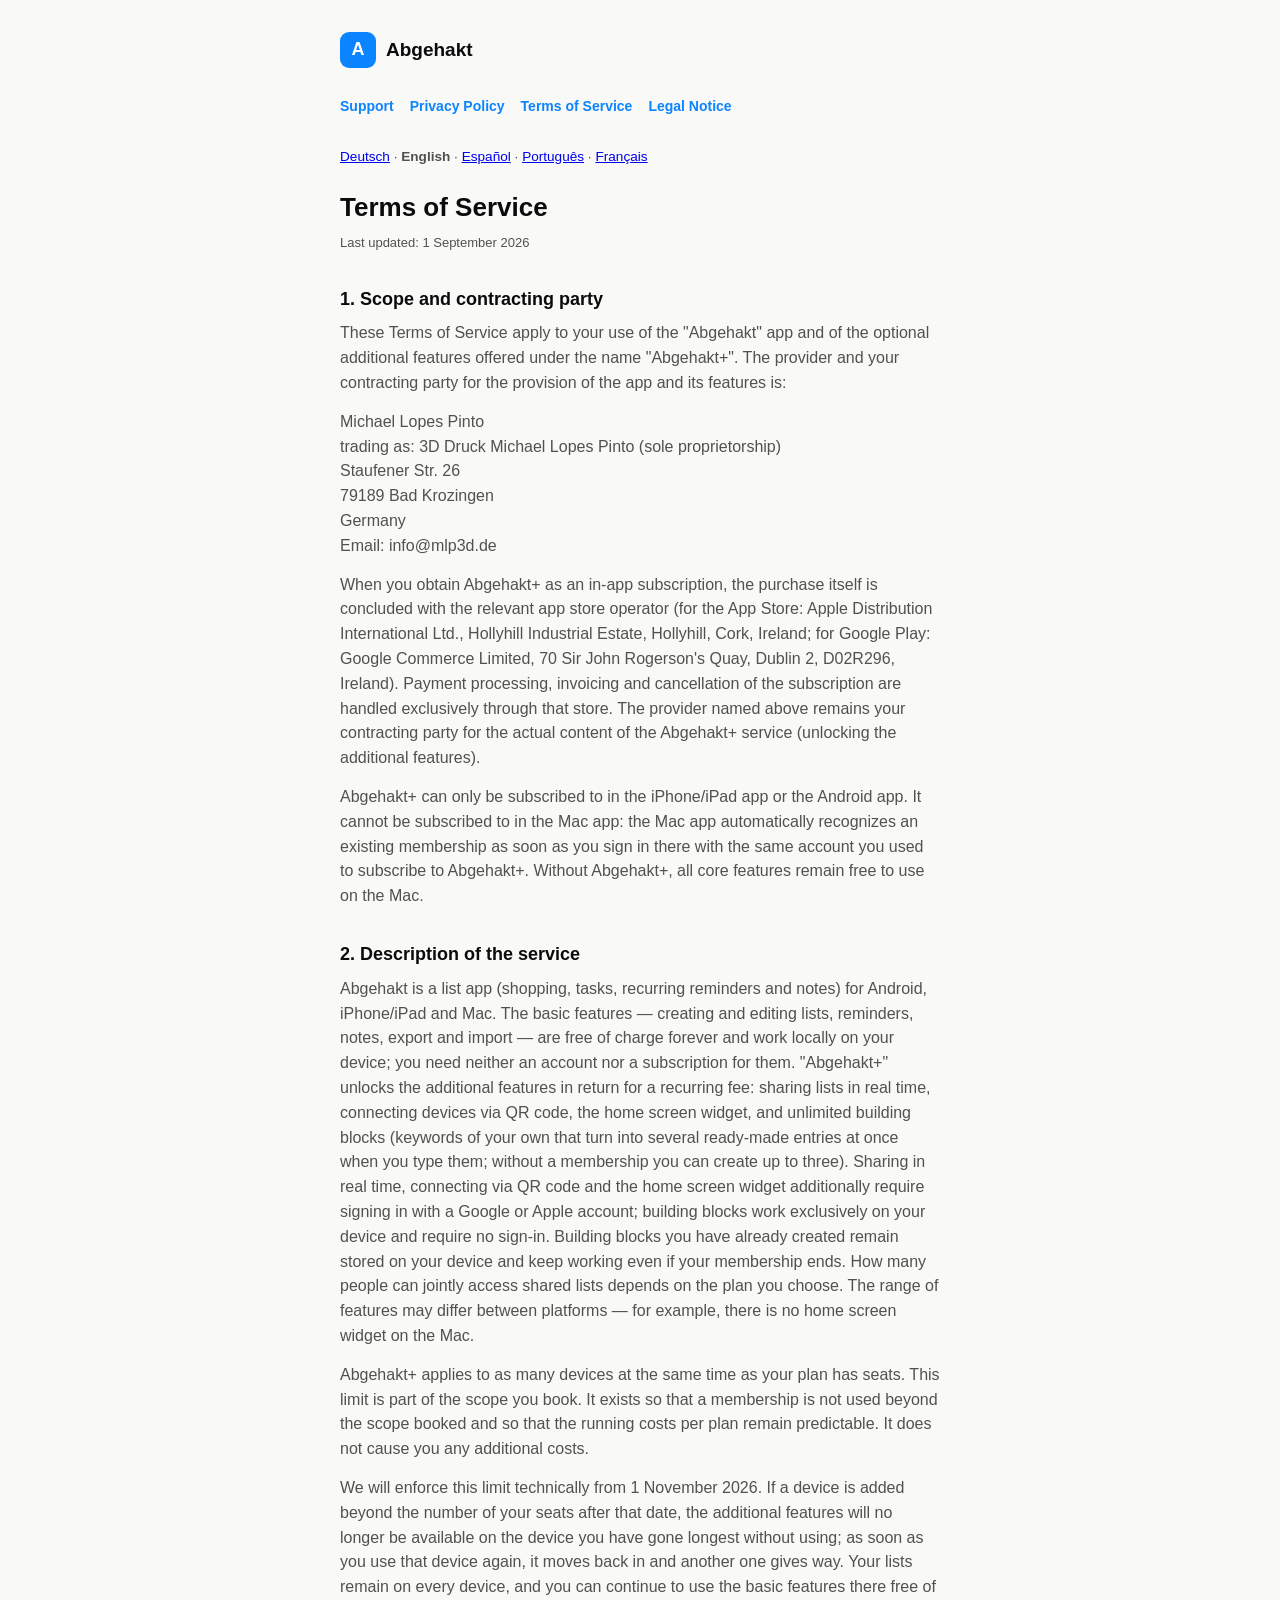
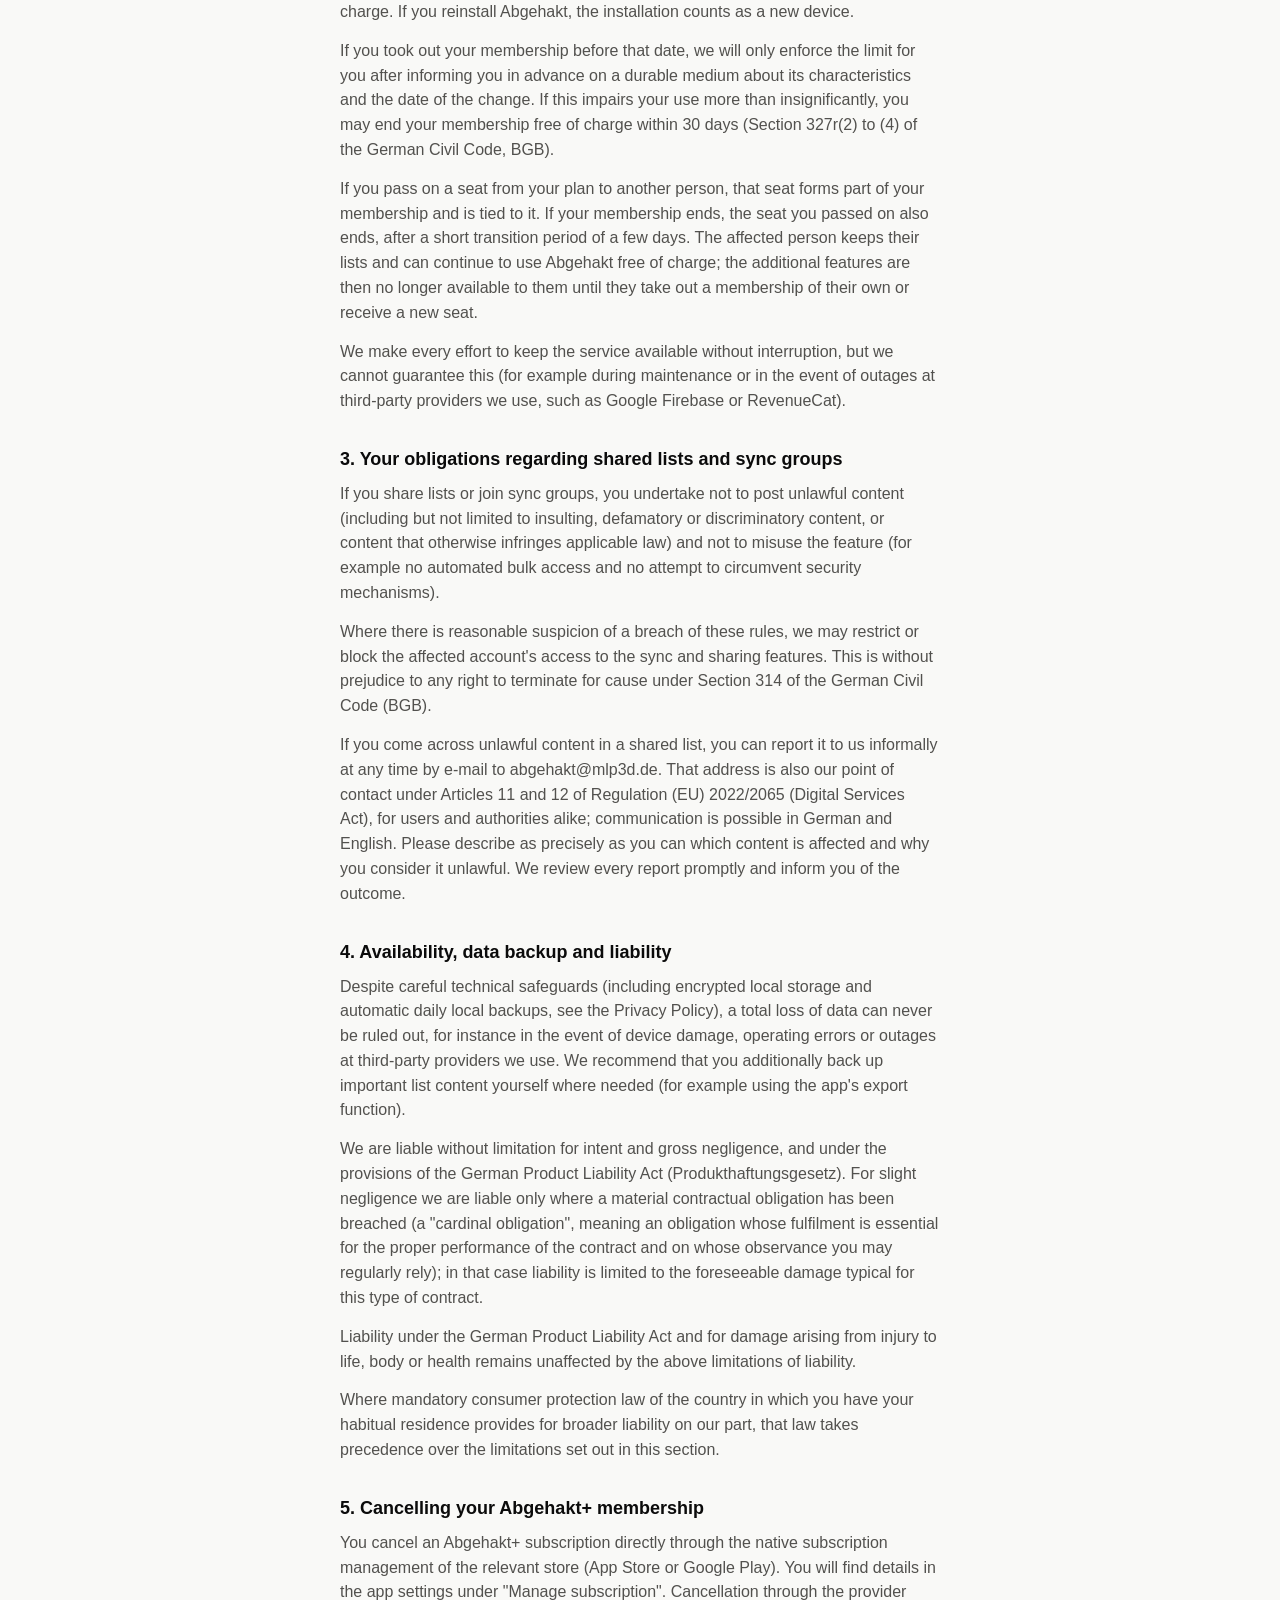
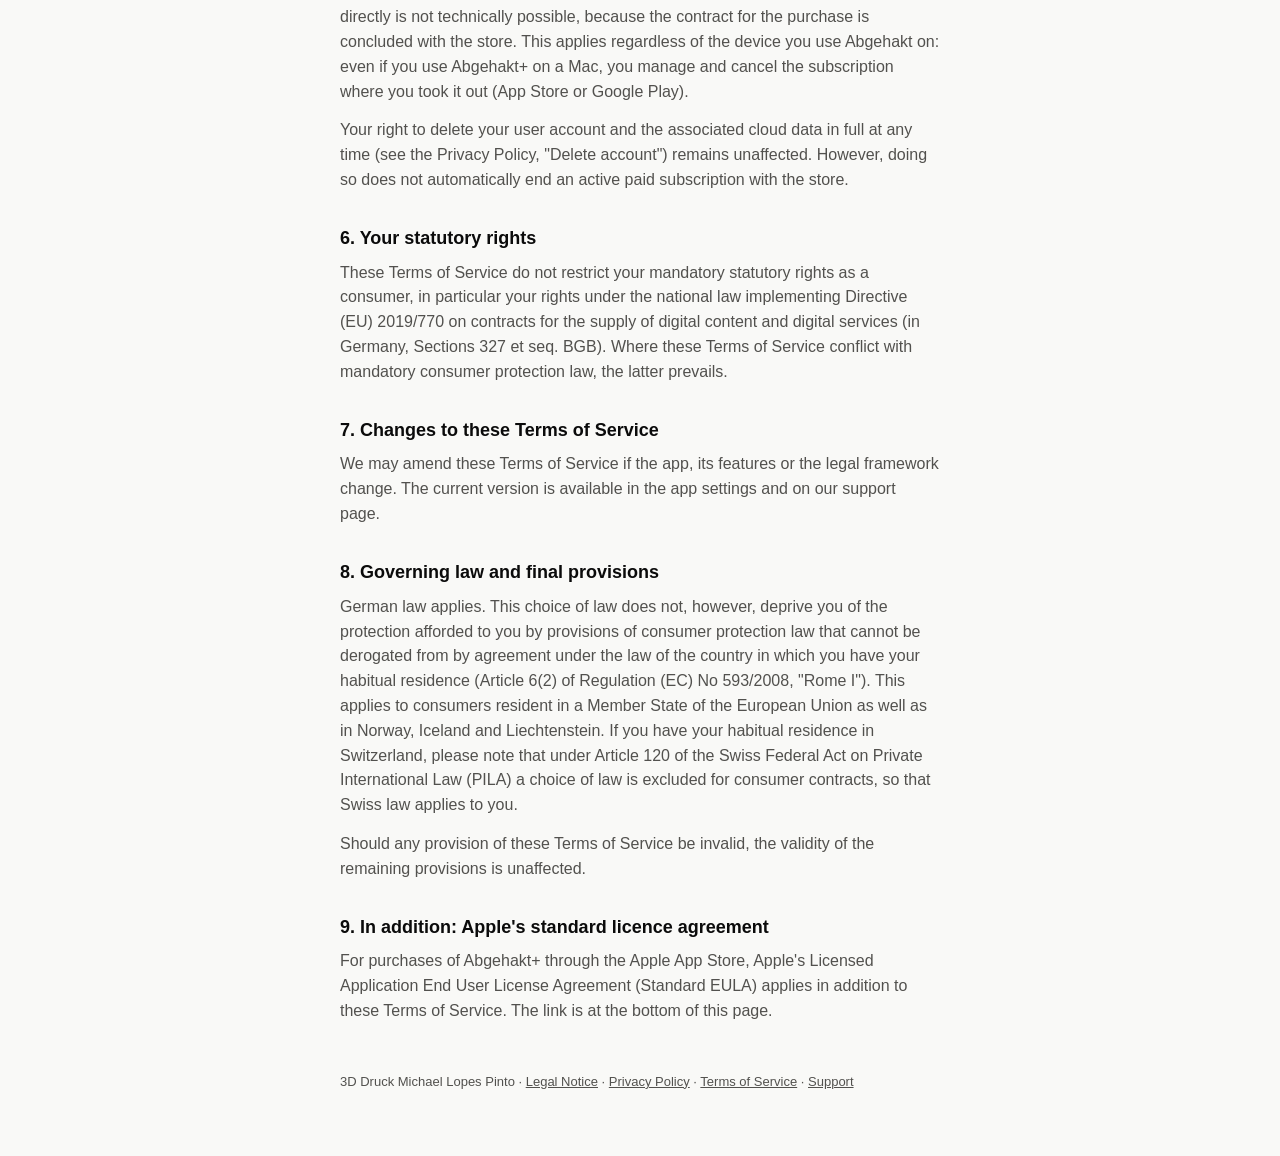
<file: nutzungsbedingungen-en.html>
<!doctype html>
<html lang="en">
<head>
<meta charset="utf-8">
<meta name="viewport" content="width=device-width, initial-scale=1">
<title>Abgehakt — Terms of Service</title>
<link rel="stylesheet" href="style.css">
</head>
<body>
<div class="wrap">
  <header class="top">
    <div class="logo">A</div>
    <div class="name">Abgehakt</div>
  </header>

  <nav class="pages">
    <a href="index.html">Support</a>
    <a href="datenschutz-en.html">Privacy Policy</a>
    <a href="nutzungsbedingungen-en.html">Terms of Service</a>
    <a href="impressum.html">Legal Notice</a>
  </nav>

  <p style="font-size:0.85em;margin-bottom:1.5em;"><a href="nutzungsbedingungen.html">Deutsch</a> · <strong>English</strong> · <a href="nutzungsbedingungen-es.html">Español</a> · <a href="nutzungsbedingungen-pt.html">Português</a> · <a href="nutzungsbedingungen-fr.html">Français</a></p>

  <h1>Terms of Service</h1>
  <p class="stand" style="margin-top:0;">Last updated: 1 September 2026</p>

  <h2>1. Scope and contracting party</h2>
  <p>These Terms of Service apply to your use of the "Abgehakt" app and of the optional additional features offered under the name "Abgehakt+". The provider and your contracting party for the provision of the app and its features is:</p>
  <p>Michael Lopes Pinto<br>
  trading as: 3D Druck Michael Lopes Pinto (sole proprietorship)<br>
  Staufener Str. 26<br>
  79189 Bad Krozingen<br>
  Germany<br>
  Email: info@mlp3d.de</p>
  <p>When you obtain Abgehakt+ as an in-app subscription, the purchase itself is concluded with the relevant app store operator (for the App Store: Apple Distribution International Ltd., Hollyhill Industrial Estate, Hollyhill, Cork, Ireland; for Google Play: Google Commerce Limited, 70 Sir John Rogerson's Quay, Dublin 2, D02R296, Ireland). Payment processing, invoicing and cancellation of the subscription are handled exclusively through that store. The provider named above remains your contracting party for the actual content of the Abgehakt+ service (unlocking the additional features).</p>
  <p>Abgehakt+ can only be subscribed to in the iPhone/iPad app or the Android app. It cannot be subscribed to in the Mac app: the Mac app automatically recognizes an existing membership as soon as you sign in there with the same account you used to subscribe to Abgehakt+. Without Abgehakt+, all core features remain free to use on the Mac.</p>
  <h2>2. Description of the service</h2>
  <p>Abgehakt is a list app (shopping, tasks, recurring reminders and notes) for Android, iPhone/iPad and Mac. The basic features — creating and editing lists, reminders, notes, export and import — are free of charge forever and work locally on your device; you need neither an account nor a subscription for them. "Abgehakt+" unlocks the additional features in return for a recurring fee: sharing lists in real time, connecting devices via QR code, the home screen widget, and unlimited building blocks (keywords of your own that turn into several ready-made entries at once when you type them; without a membership you can create up to three). Sharing in real time, connecting via QR code and the home screen widget additionally require signing in with a Google or Apple account; building blocks work exclusively on your device and require no sign-in. Building blocks you have already created remain stored on your device and keep working even if your membership ends. How many people can jointly access shared lists depends on the plan you choose. The range of features may differ between platforms — for example, there is no home screen widget on the Mac.</p>
  <p>Abgehakt+ applies to as many devices at the same time as your plan has seats. This limit is part of the scope you book. It exists so that a membership is not used beyond the scope booked and so that the running costs per plan remain predictable. It does not cause you any additional costs.</p>
  <p>We will enforce this limit technically from 1 November 2026. If a device is added beyond the number of your seats after that date, the additional features will no longer be available on the device you have gone longest without using; as soon as you use that device again, it moves back in and another one gives way. Your lists remain on every device, and you can continue to use the basic features there free of charge. If you reinstall Abgehakt, the installation counts as a new device.</p>
  <p>If you took out your membership before that date, we will only enforce the limit for you after informing you in advance on a durable medium about its characteristics and the date of the change. If this impairs your use more than insignificantly, you may end your membership free of charge within 30 days (Section 327r(2) to (4) of the German Civil Code, BGB).</p>
  <p>If you pass on a seat from your plan to another person, that seat forms part of your membership and is tied to it. If your membership ends, the seat you passed on also ends, after a short transition period of a few days. The affected person keeps their lists and can continue to use Abgehakt free of charge; the additional features are then no longer available to them until they take out a membership of their own or receive a new seat.</p>
  <p>We make every effort to keep the service available without interruption, but we cannot guarantee this (for example during maintenance or in the event of outages at third-party providers we use, such as Google Firebase or RevenueCat).</p>
  <h2>3. Your obligations regarding shared lists and sync groups</h2>
  <p>If you share lists or join sync groups, you undertake not to post unlawful content (including but not limited to insulting, defamatory or discriminatory content, or content that otherwise infringes applicable law) and not to misuse the feature (for example no automated bulk access and no attempt to circumvent security mechanisms).</p>
  <p>Where there is reasonable suspicion of a breach of these rules, we may restrict or block the affected account's access to the sync and sharing features. This is without prejudice to any right to terminate for cause under Section 314 of the German Civil Code (BGB).</p>
  <p>If you come across unlawful content in a shared list, you can report it to us informally at any time by e-mail to abgehakt@mlp3d.de. That address is also our point of contact under Articles 11 and 12 of Regulation (EU) 2022/2065 (Digital Services Act), for users and authorities alike; communication is possible in German and English. Please describe as precisely as you can which content is affected and why you consider it unlawful. We review every report promptly and inform you of the outcome.</p>

  <h2>4. Availability, data backup and liability</h2>
  <p>Despite careful technical safeguards (including encrypted local storage and automatic daily local backups, see the Privacy Policy), a total loss of data can never be ruled out, for instance in the event of device damage, operating errors or outages at third-party providers we use. We recommend that you additionally back up important list content yourself where needed (for example using the app's export function).</p>
  <p>We are liable without limitation for intent and gross negligence, and under the provisions of the German Product Liability Act (Produkthaftungsgesetz). For slight negligence we are liable only where a material contractual obligation has been breached (a "cardinal obligation", meaning an obligation whose fulfilment is essential for the proper performance of the contract and on whose observance you may regularly rely); in that case liability is limited to the foreseeable damage typical for this type of contract.</p>
  <p>Liability under the German Product Liability Act and for damage arising from injury to life, body or health remains unaffected by the above limitations of liability.</p>
  <p>Where mandatory consumer protection law of the country in which you have your habitual residence provides for broader liability on our part, that law takes precedence over the limitations set out in this section.</p>
  <h2>5. Cancelling your Abgehakt+ membership</h2>
  <p>You cancel an Abgehakt+ subscription directly through the native subscription management of the relevant store (App Store or Google Play). You will find details in the app settings under "Manage subscription". Cancellation through the provider directly is not technically possible, because the contract for the purchase is concluded with the store. This applies regardless of the device you use Abgehakt on: even if you use Abgehakt+ on a Mac, you manage and cancel the subscription where you took it out (App Store or Google Play).</p>
  <p>Your right to delete your user account and the associated cloud data in full at any time (see the Privacy Policy, "Delete account") remains unaffected. However, doing so does not automatically end an active paid subscription with the store.</p>
  <h2>6. Your statutory rights</h2>
  <p>These Terms of Service do not restrict your mandatory statutory rights as a consumer, in particular your rights under the national law implementing Directive (EU) 2019/770 on contracts for the supply of digital content and digital services (in Germany, Sections 327 et seq. BGB). Where these Terms of Service conflict with mandatory consumer protection law, the latter prevails.</p>
  <h2>7. Changes to these Terms of Service</h2>
  <p>We may amend these Terms of Service if the app, its features or the legal framework change. The current version is available in the app settings and on our support page.</p>
  <h2>8. Governing law and final provisions</h2>
  <p>German law applies. This choice of law does not, however, deprive you of the protection afforded to you by provisions of consumer protection law that cannot be derogated from by agreement under the law of the country in which you have your habitual residence (Article 6(2) of Regulation (EC) No 593/2008, "Rome I"). This applies to consumers resident in a Member State of the European Union as well as in Norway, Iceland and Liechtenstein. If you have your habitual residence in Switzerland, please note that under Article 120 of the Swiss Federal Act on Private International Law (PILA) a choice of law is excluded for consumer contracts, so that Swiss law applies to you.</p>
  <p>Should any provision of these Terms of Service be invalid, the validity of the remaining provisions is unaffected.</p>
  <h2>9. In addition: Apple's standard licence agreement</h2>
  <p>For purchases of Abgehakt+ through the Apple App Store, Apple's Licensed Application End User License Agreement (Standard EULA) applies in addition to these Terms of Service. The link is at the bottom of this page.</p>

  <footer>
    3D Druck Michael Lopes Pinto · <a href="impressum.html" style="color:inherit;">Legal Notice</a> · <a href="datenschutz-en.html" style="color:inherit;">Privacy Policy</a> · <a href="nutzungsbedingungen-en.html" style="color:inherit;">Terms of Service</a> · <a href="index.html" style="color:inherit;">Support</a>
  </footer>
</div>
</body>
</html>
</file>
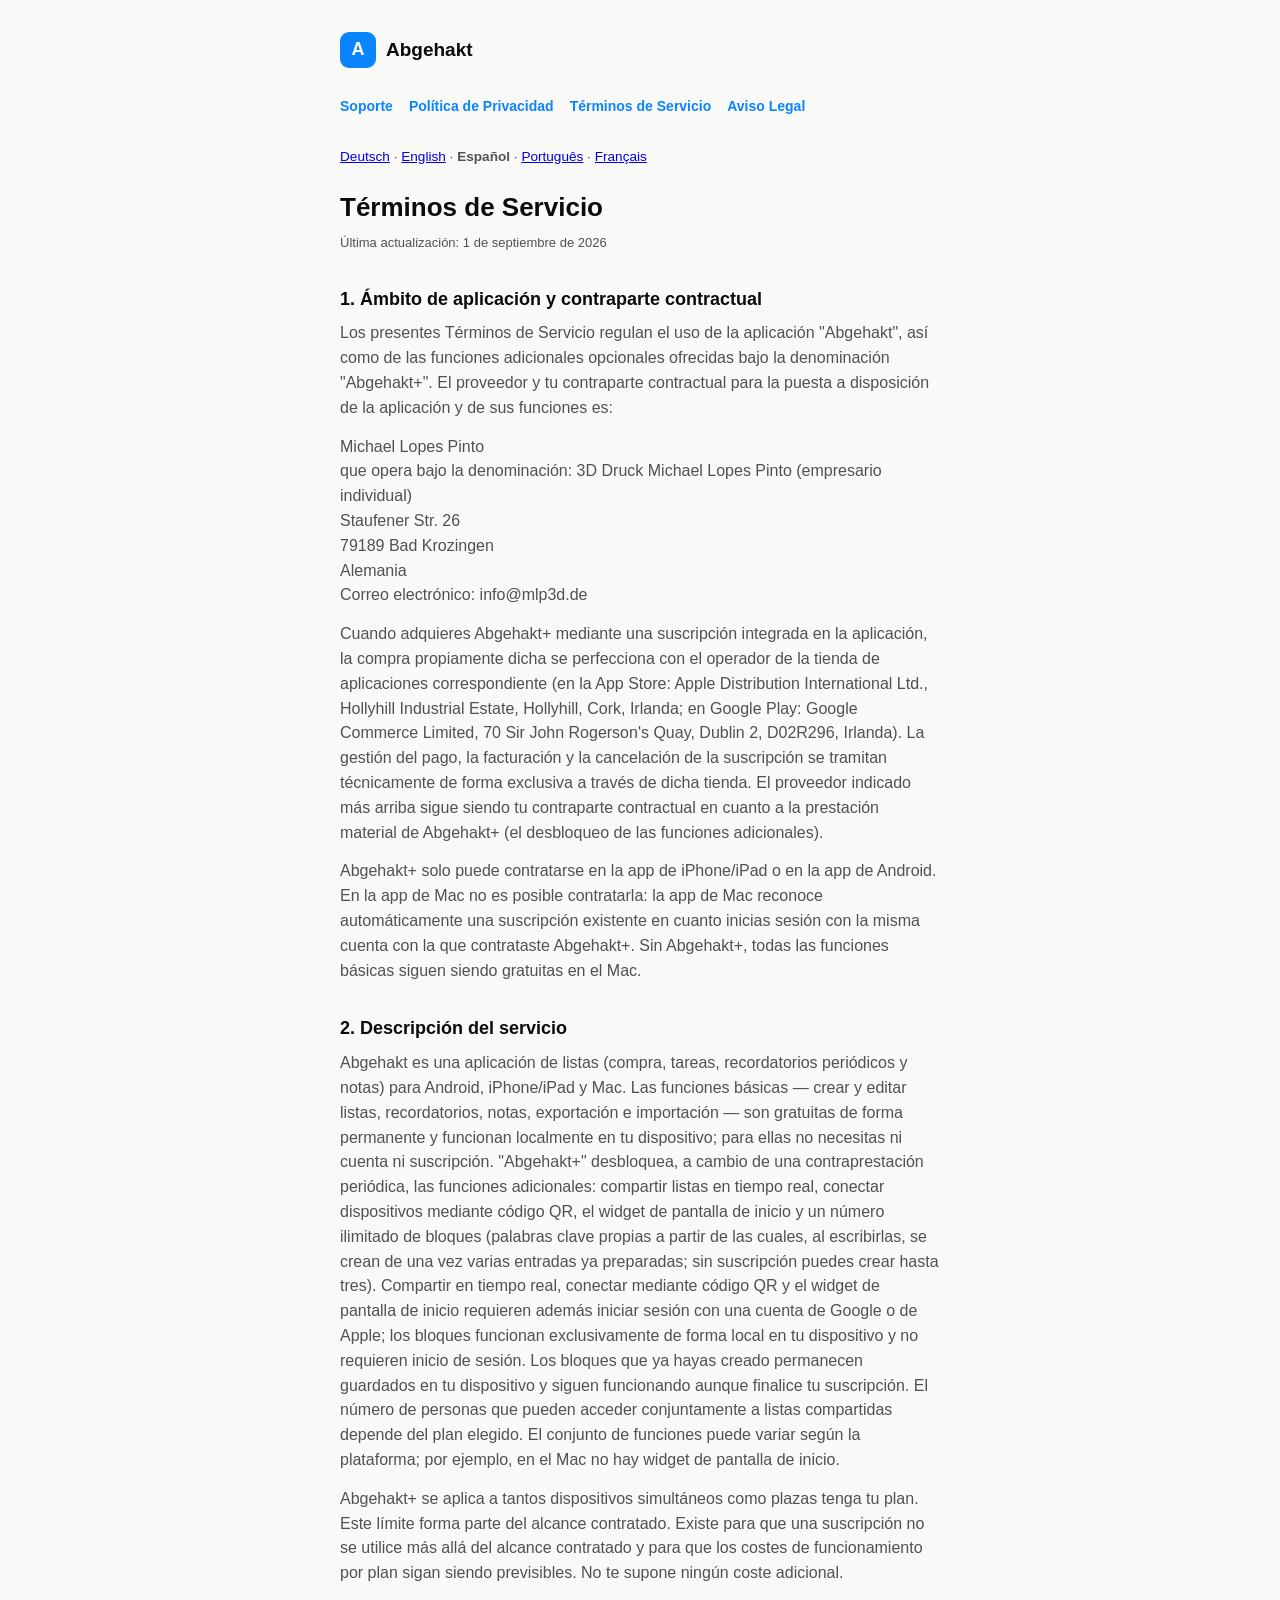
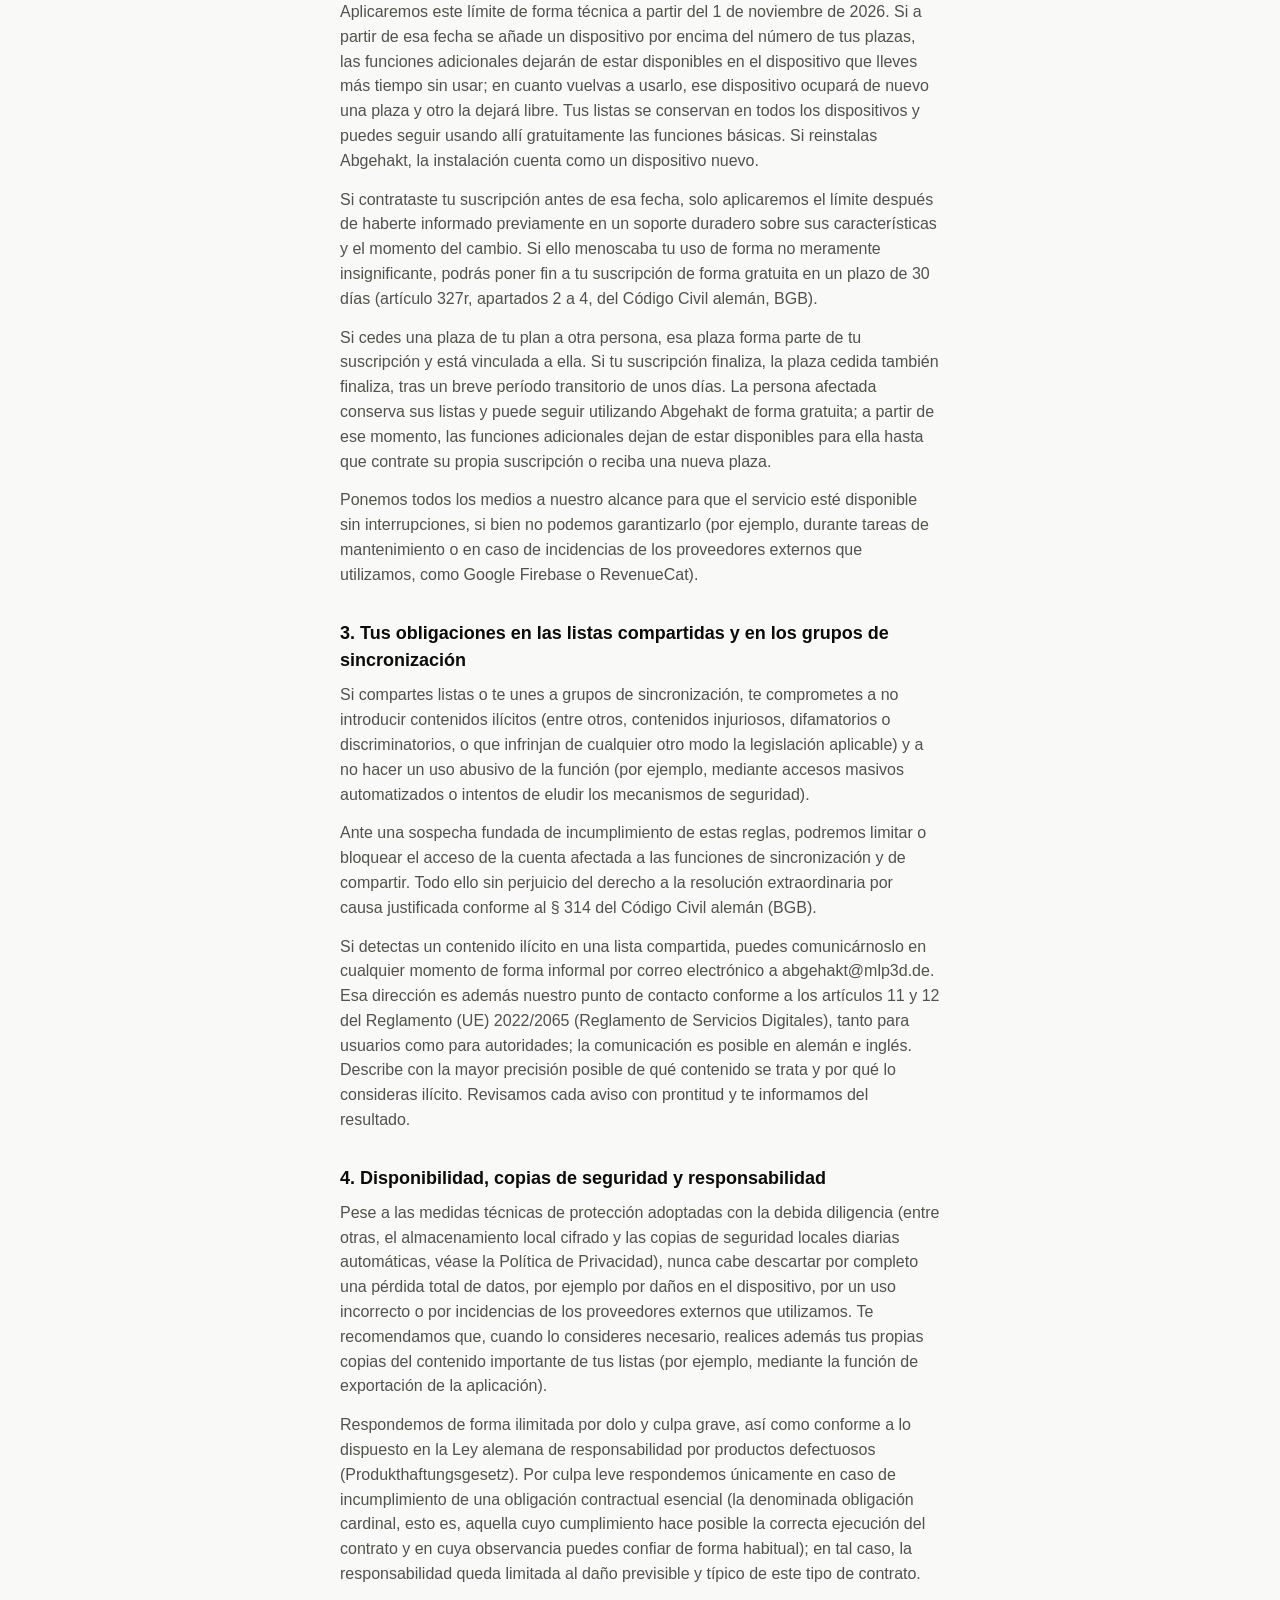
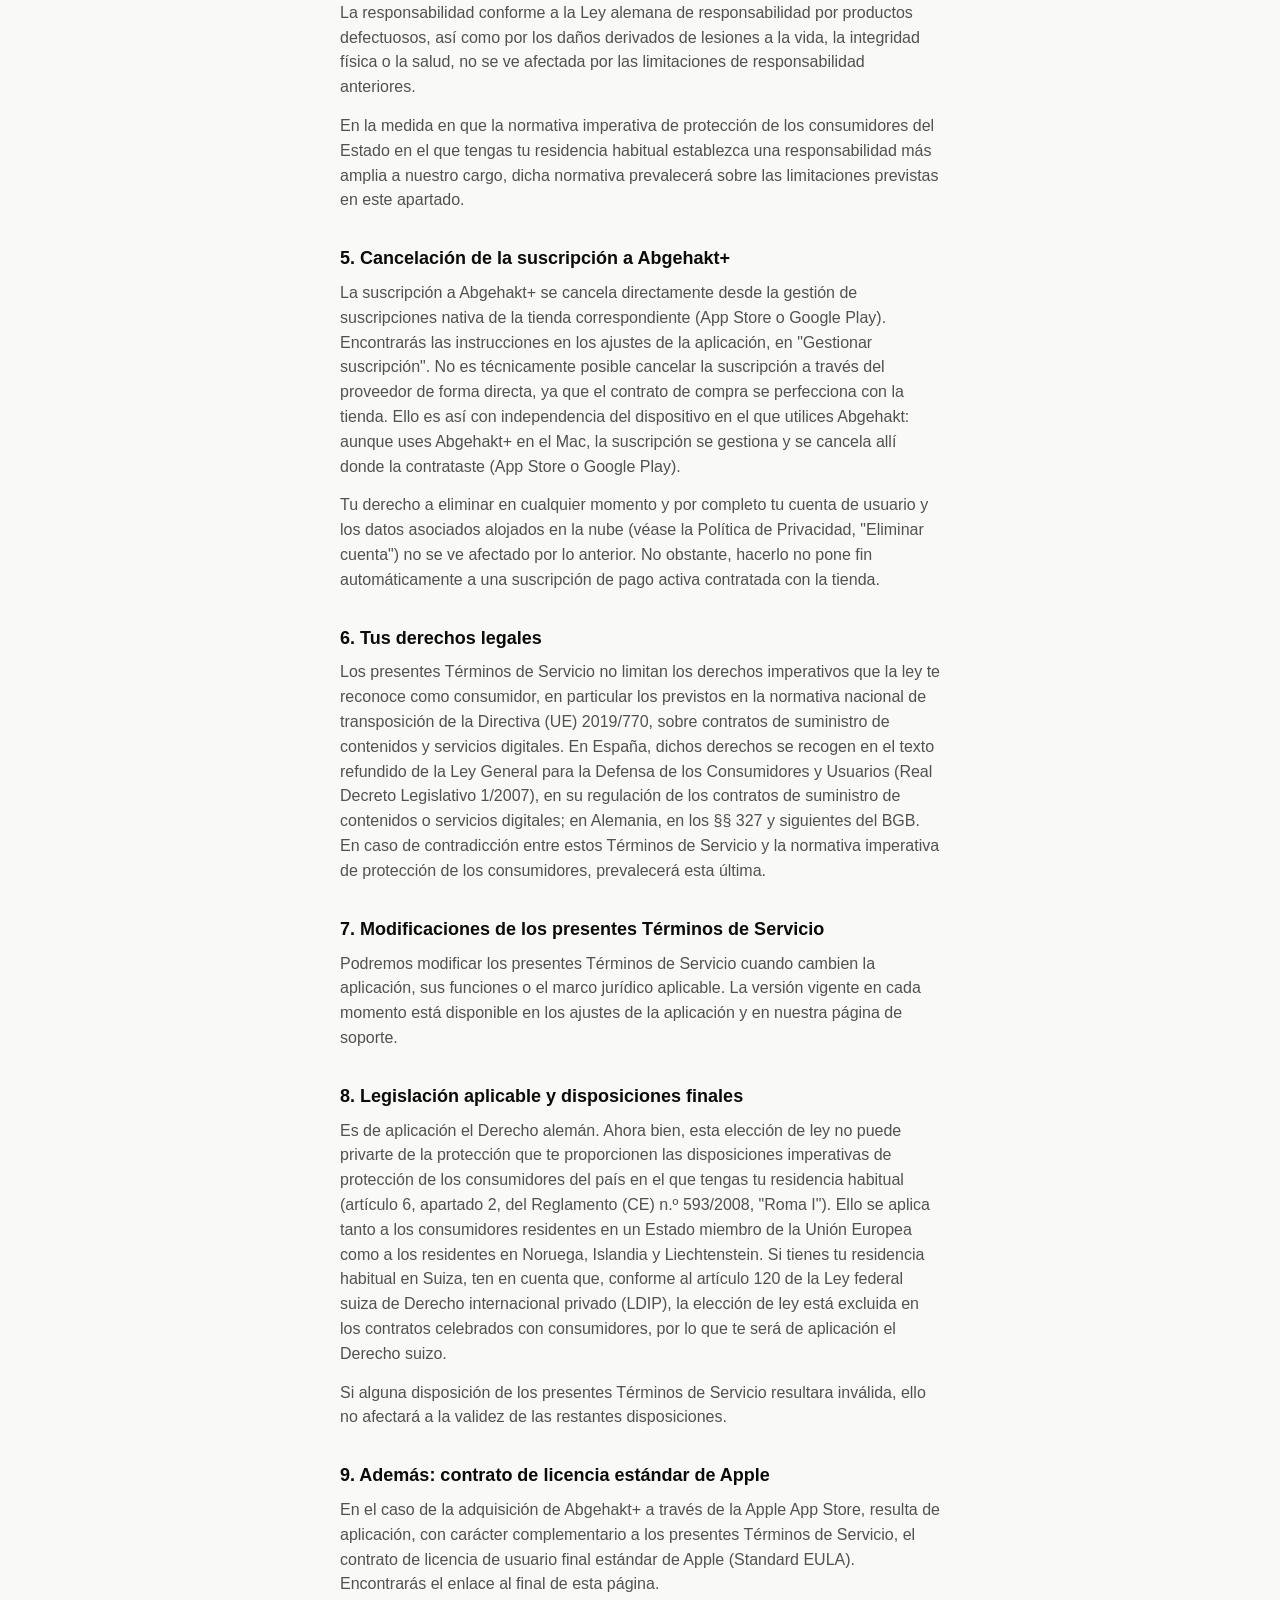
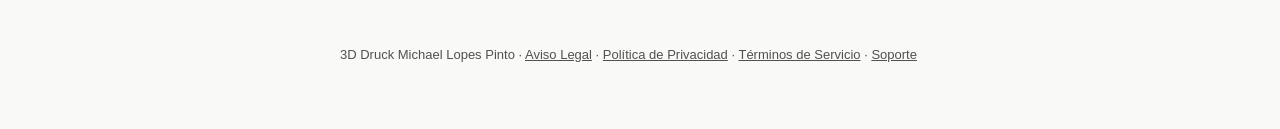
<file: nutzungsbedingungen-es.html>
<!doctype html>
<html lang="es">
<head>
<meta charset="utf-8">
<meta name="viewport" content="width=device-width, initial-scale=1">
<title>Abgehakt — Términos de Servicio</title>
<link rel="stylesheet" href="style.css">
</head>
<body>
<div class="wrap">
  <header class="top">
    <div class="logo">A</div>
    <div class="name">Abgehakt</div>
  </header>

  <nav class="pages">
    <a href="index.html">Soporte</a>
    <a href="datenschutz-es.html">Política de Privacidad</a>
    <a href="nutzungsbedingungen-es.html">Términos de Servicio</a>
    <a href="impressum.html">Aviso Legal</a>
  </nav>

  <p style="font-size:0.85em;margin-bottom:1.5em;"><a href="nutzungsbedingungen.html">Deutsch</a> · <a href="nutzungsbedingungen-en.html">English</a> · <strong>Español</strong> · <a href="nutzungsbedingungen-pt.html">Português</a> · <a href="nutzungsbedingungen-fr.html">Français</a></p>

  <h1>Términos de Servicio</h1>
  <p class="stand" style="margin-top:0;">Última actualización: 1 de septiembre de 2026</p>

  <h2>1. Ámbito de aplicación y contraparte contractual</h2>
  <p>Los presentes Términos de Servicio regulan el uso de la aplicación "Abgehakt", así como de las funciones adicionales opcionales ofrecidas bajo la denominación "Abgehakt+". El proveedor y tu contraparte contractual para la puesta a disposición de la aplicación y de sus funciones es:</p>
  <p>Michael Lopes Pinto<br>
  que opera bajo la denominación: 3D Druck Michael Lopes Pinto (empresario individual)<br>
  Staufener Str. 26<br>
  79189 Bad Krozingen<br>
  Alemania<br>
  Correo electrónico: info@mlp3d.de</p>
  <p>Cuando adquieres Abgehakt+ mediante una suscripción integrada en la aplicación, la compra propiamente dicha se perfecciona con el operador de la tienda de aplicaciones correspondiente (en la App Store: Apple Distribution International Ltd., Hollyhill Industrial Estate, Hollyhill, Cork, Irlanda; en Google Play: Google Commerce Limited, 70 Sir John Rogerson's Quay, Dublin 2, D02R296, Irlanda). La gestión del pago, la facturación y la cancelación de la suscripción se tramitan técnicamente de forma exclusiva a través de dicha tienda. El proveedor indicado más arriba sigue siendo tu contraparte contractual en cuanto a la prestación material de Abgehakt+ (el desbloqueo de las funciones adicionales).</p>
  <p>Abgehakt+ solo puede contratarse en la app de iPhone/iPad o en la app de Android. En la app de Mac no es posible contratarla: la app de Mac reconoce automáticamente una suscripción existente en cuanto inicias sesión con la misma cuenta con la que contrataste Abgehakt+. Sin Abgehakt+, todas las funciones básicas siguen siendo gratuitas en el Mac.</p>
  <h2>2. Descripción del servicio</h2>
  <p>Abgehakt es una aplicación de listas (compra, tareas, recordatorios periódicos y notas) para Android, iPhone/iPad y Mac. Las funciones básicas — crear y editar listas, recordatorios, notas, exportación e importación — son gratuitas de forma permanente y funcionan localmente en tu dispositivo; para ellas no necesitas ni cuenta ni suscripción. "Abgehakt+" desbloquea, a cambio de una contraprestación periódica, las funciones adicionales: compartir listas en tiempo real, conectar dispositivos mediante código QR, el widget de pantalla de inicio y un número ilimitado de bloques (palabras clave propias a partir de las cuales, al escribirlas, se crean de una vez varias entradas ya preparadas; sin suscripción puedes crear hasta tres). Compartir en tiempo real, conectar mediante código QR y el widget de pantalla de inicio requieren además iniciar sesión con una cuenta de Google o de Apple; los bloques funcionan exclusivamente de forma local en tu dispositivo y no requieren inicio de sesión. Los bloques que ya hayas creado permanecen guardados en tu dispositivo y siguen funcionando aunque finalice tu suscripción. El número de personas que pueden acceder conjuntamente a listas compartidas depende del plan elegido. El conjunto de funciones puede variar según la plataforma; por ejemplo, en el Mac no hay widget de pantalla de inicio.</p>
  <p>Abgehakt+ se aplica a tantos dispositivos simultáneos como plazas tenga tu plan. Este límite forma parte del alcance contratado. Existe para que una suscripción no se utilice más allá del alcance contratado y para que los costes de funcionamiento por plan sigan siendo previsibles. No te supone ningún coste adicional.</p>
  <p>Aplicaremos este límite de forma técnica a partir del 1 de noviembre de 2026. Si a partir de esa fecha se añade un dispositivo por encima del número de tus plazas, las funciones adicionales dejarán de estar disponibles en el dispositivo que lleves más tiempo sin usar; en cuanto vuelvas a usarlo, ese dispositivo ocupará de nuevo una plaza y otro la dejará libre. Tus listas se conservan en todos los dispositivos y puedes seguir usando allí gratuitamente las funciones básicas. Si reinstalas Abgehakt, la instalación cuenta como un dispositivo nuevo.</p>
  <p>Si contrataste tu suscripción antes de esa fecha, solo aplicaremos el límite después de haberte informado previamente en un soporte duradero sobre sus características y el momento del cambio. Si ello menoscaba tu uso de forma no meramente insignificante, podrás poner fin a tu suscripción de forma gratuita en un plazo de 30 días (artículo 327r, apartados 2 a 4, del Código Civil alemán, BGB).</p>
  <p>Si cedes una plaza de tu plan a otra persona, esa plaza forma parte de tu suscripción y está vinculada a ella. Si tu suscripción finaliza, la plaza cedida también finaliza, tras un breve período transitorio de unos días. La persona afectada conserva sus listas y puede seguir utilizando Abgehakt de forma gratuita; a partir de ese momento, las funciones adicionales dejan de estar disponibles para ella hasta que contrate su propia suscripción o reciba una nueva plaza.</p>
  <p>Ponemos todos los medios a nuestro alcance para que el servicio esté disponible sin interrupciones, si bien no podemos garantizarlo (por ejemplo, durante tareas de mantenimiento o en caso de incidencias de los proveedores externos que utilizamos, como Google Firebase o RevenueCat).</p>
  <h2>3. Tus obligaciones en las listas compartidas y en los grupos de sincronización</h2>
  <p>Si compartes listas o te unes a grupos de sincronización, te comprometes a no introducir contenidos ilícitos (entre otros, contenidos injuriosos, difamatorios o discriminatorios, o que infrinjan de cualquier otro modo la legislación aplicable) y a no hacer un uso abusivo de la función (por ejemplo, mediante accesos masivos automatizados o intentos de eludir los mecanismos de seguridad).</p>
  <p>Ante una sospecha fundada de incumplimiento de estas reglas, podremos limitar o bloquear el acceso de la cuenta afectada a las funciones de sincronización y de compartir. Todo ello sin perjuicio del derecho a la resolución extraordinaria por causa justificada conforme al § 314 del Código Civil alemán (BGB).</p>
  <p>Si detectas un contenido ilícito en una lista compartida, puedes comunicárnoslo en cualquier momento de forma informal por correo electrónico a abgehakt@mlp3d.de. Esa dirección es además nuestro punto de contacto conforme a los artículos 11 y 12 del Reglamento (UE) 2022/2065 (Reglamento de Servicios Digitales), tanto para usuarios como para autoridades; la comunicación es posible en alemán e inglés. Describe con la mayor precisión posible de qué contenido se trata y por qué lo consideras ilícito. Revisamos cada aviso con prontitud y te informamos del resultado.</p>

  <h2>4. Disponibilidad, copias de seguridad y responsabilidad</h2>
  <p>Pese a las medidas técnicas de protección adoptadas con la debida diligencia (entre otras, el almacenamiento local cifrado y las copias de seguridad locales diarias automáticas, véase la Política de Privacidad), nunca cabe descartar por completo una pérdida total de datos, por ejemplo por daños en el dispositivo, por un uso incorrecto o por incidencias de los proveedores externos que utilizamos. Te recomendamos que, cuando lo consideres necesario, realices además tus propias copias del contenido importante de tus listas (por ejemplo, mediante la función de exportación de la aplicación).</p>
  <p>Respondemos de forma ilimitada por dolo y culpa grave, así como conforme a lo dispuesto en la Ley alemana de responsabilidad por productos defectuosos (Produkthaftungsgesetz). Por culpa leve respondemos únicamente en caso de incumplimiento de una obligación contractual esencial (la denominada obligación cardinal, esto es, aquella cuyo cumplimiento hace posible la correcta ejecución del contrato y en cuya observancia puedes confiar de forma habitual); en tal caso, la responsabilidad queda limitada al daño previsible y típico de este tipo de contrato.</p>
  <p>La responsabilidad conforme a la Ley alemana de responsabilidad por productos defectuosos, así como por los daños derivados de lesiones a la vida, la integridad física o la salud, no se ve afectada por las limitaciones de responsabilidad anteriores.</p>
  <p>En la medida en que la normativa imperativa de protección de los consumidores del Estado en el que tengas tu residencia habitual establezca una responsabilidad más amplia a nuestro cargo, dicha normativa prevalecerá sobre las limitaciones previstas en este apartado.</p>
  <h2>5. Cancelación de la suscripción a Abgehakt+</h2>
  <p>La suscripción a Abgehakt+ se cancela directamente desde la gestión de suscripciones nativa de la tienda correspondiente (App Store o Google Play). Encontrarás las instrucciones en los ajustes de la aplicación, en "Gestionar suscripción". No es técnicamente posible cancelar la suscripción a través del proveedor de forma directa, ya que el contrato de compra se perfecciona con la tienda. Ello es así con independencia del dispositivo en el que utilices Abgehakt: aunque uses Abgehakt+ en el Mac, la suscripción se gestiona y se cancela allí donde la contrataste (App Store o Google Play).</p>
  <p>Tu derecho a eliminar en cualquier momento y por completo tu cuenta de usuario y los datos asociados alojados en la nube (véase la Política de Privacidad, "Eliminar cuenta") no se ve afectado por lo anterior. No obstante, hacerlo no pone fin automáticamente a una suscripción de pago activa contratada con la tienda.</p>
  <h2>6. Tus derechos legales</h2>
  <p>Los presentes Términos de Servicio no limitan los derechos imperativos que la ley te reconoce como consumidor, en particular los previstos en la normativa nacional de transposición de la Directiva (UE) 2019/770, sobre contratos de suministro de contenidos y servicios digitales. En España, dichos derechos se recogen en el texto refundido de la Ley General para la Defensa de los Consumidores y Usuarios (Real Decreto Legislativo 1/2007), en su regulación de los contratos de suministro de contenidos o servicios digitales; en Alemania, en los §§ 327 y siguientes del BGB. En caso de contradicción entre estos Términos de Servicio y la normativa imperativa de protección de los consumidores, prevalecerá esta última.</p>
  <h2>7. Modificaciones de los presentes Términos de Servicio</h2>
  <p>Podremos modificar los presentes Términos de Servicio cuando cambien la aplicación, sus funciones o el marco jurídico aplicable. La versión vigente en cada momento está disponible en los ajustes de la aplicación y en nuestra página de soporte.</p>
  <h2>8. Legislación aplicable y disposiciones finales</h2>
  <p>Es de aplicación el Derecho alemán. Ahora bien, esta elección de ley no puede privarte de la protección que te proporcionen las disposiciones imperativas de protección de los consumidores del país en el que tengas tu residencia habitual (artículo 6, apartado 2, del Reglamento (CE) n.º 593/2008, "Roma I"). Ello se aplica tanto a los consumidores residentes en un Estado miembro de la Unión Europea como a los residentes en Noruega, Islandia y Liechtenstein. Si tienes tu residencia habitual en Suiza, ten en cuenta que, conforme al artículo 120 de la Ley federal suiza de Derecho internacional privado (LDIP), la elección de ley está excluida en los contratos celebrados con consumidores, por lo que te será de aplicación el Derecho suizo.</p>
  <p>Si alguna disposición de los presentes Términos de Servicio resultara inválida, ello no afectará a la validez de las restantes disposiciones.</p>
  <h2>9. Además: contrato de licencia estándar de Apple</h2>
  <p>En el caso de la adquisición de Abgehakt+ a través de la Apple App Store, resulta de aplicación, con carácter complementario a los presentes Términos de Servicio, el contrato de licencia de usuario final estándar de Apple (Standard EULA). Encontrarás el enlace al final de esta página.</p>

  <footer>
    3D Druck Michael Lopes Pinto · <a href="impressum.html" style="color:inherit;">Aviso Legal</a> · <a href="datenschutz-es.html" style="color:inherit;">Política de Privacidad</a> · <a href="nutzungsbedingungen-es.html" style="color:inherit;">Términos de Servicio</a> · <a href="index.html" style="color:inherit;">Soporte</a>
  </footer>
</div>
</body>
</html>
</file>
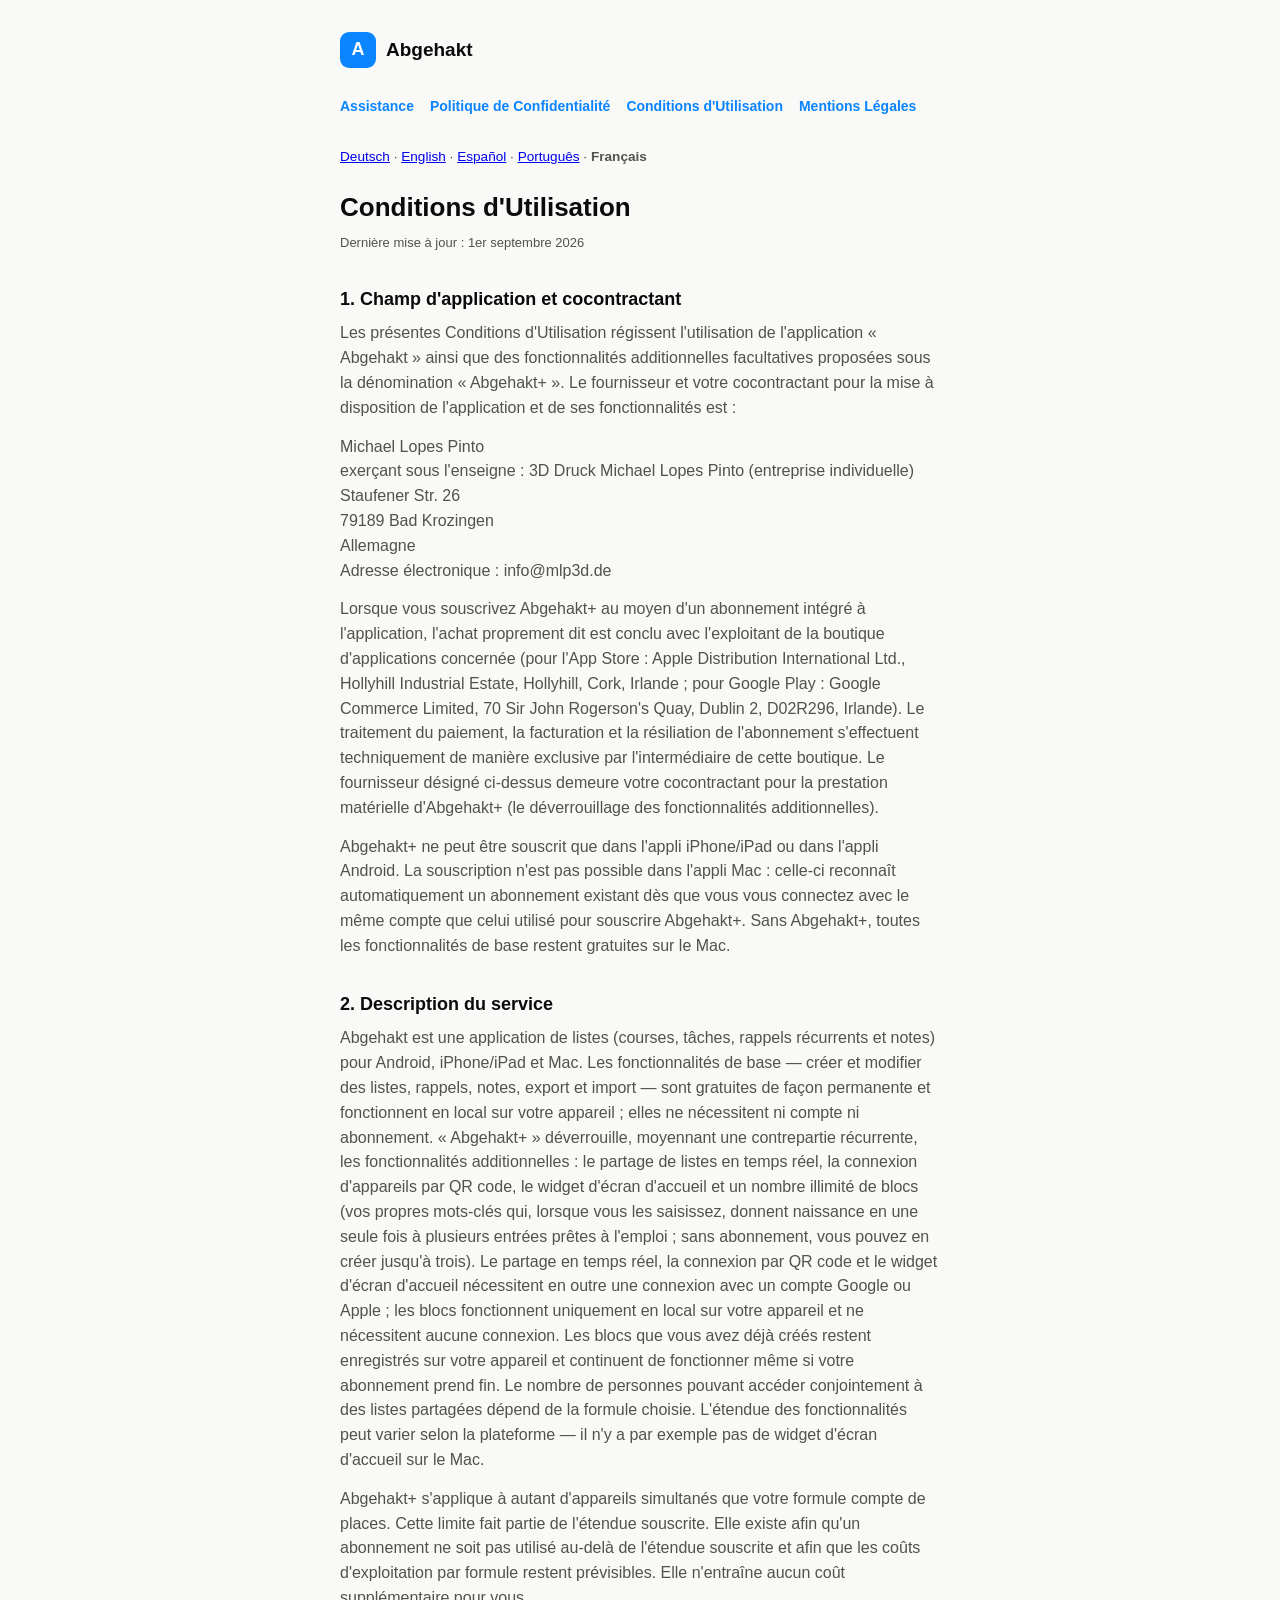
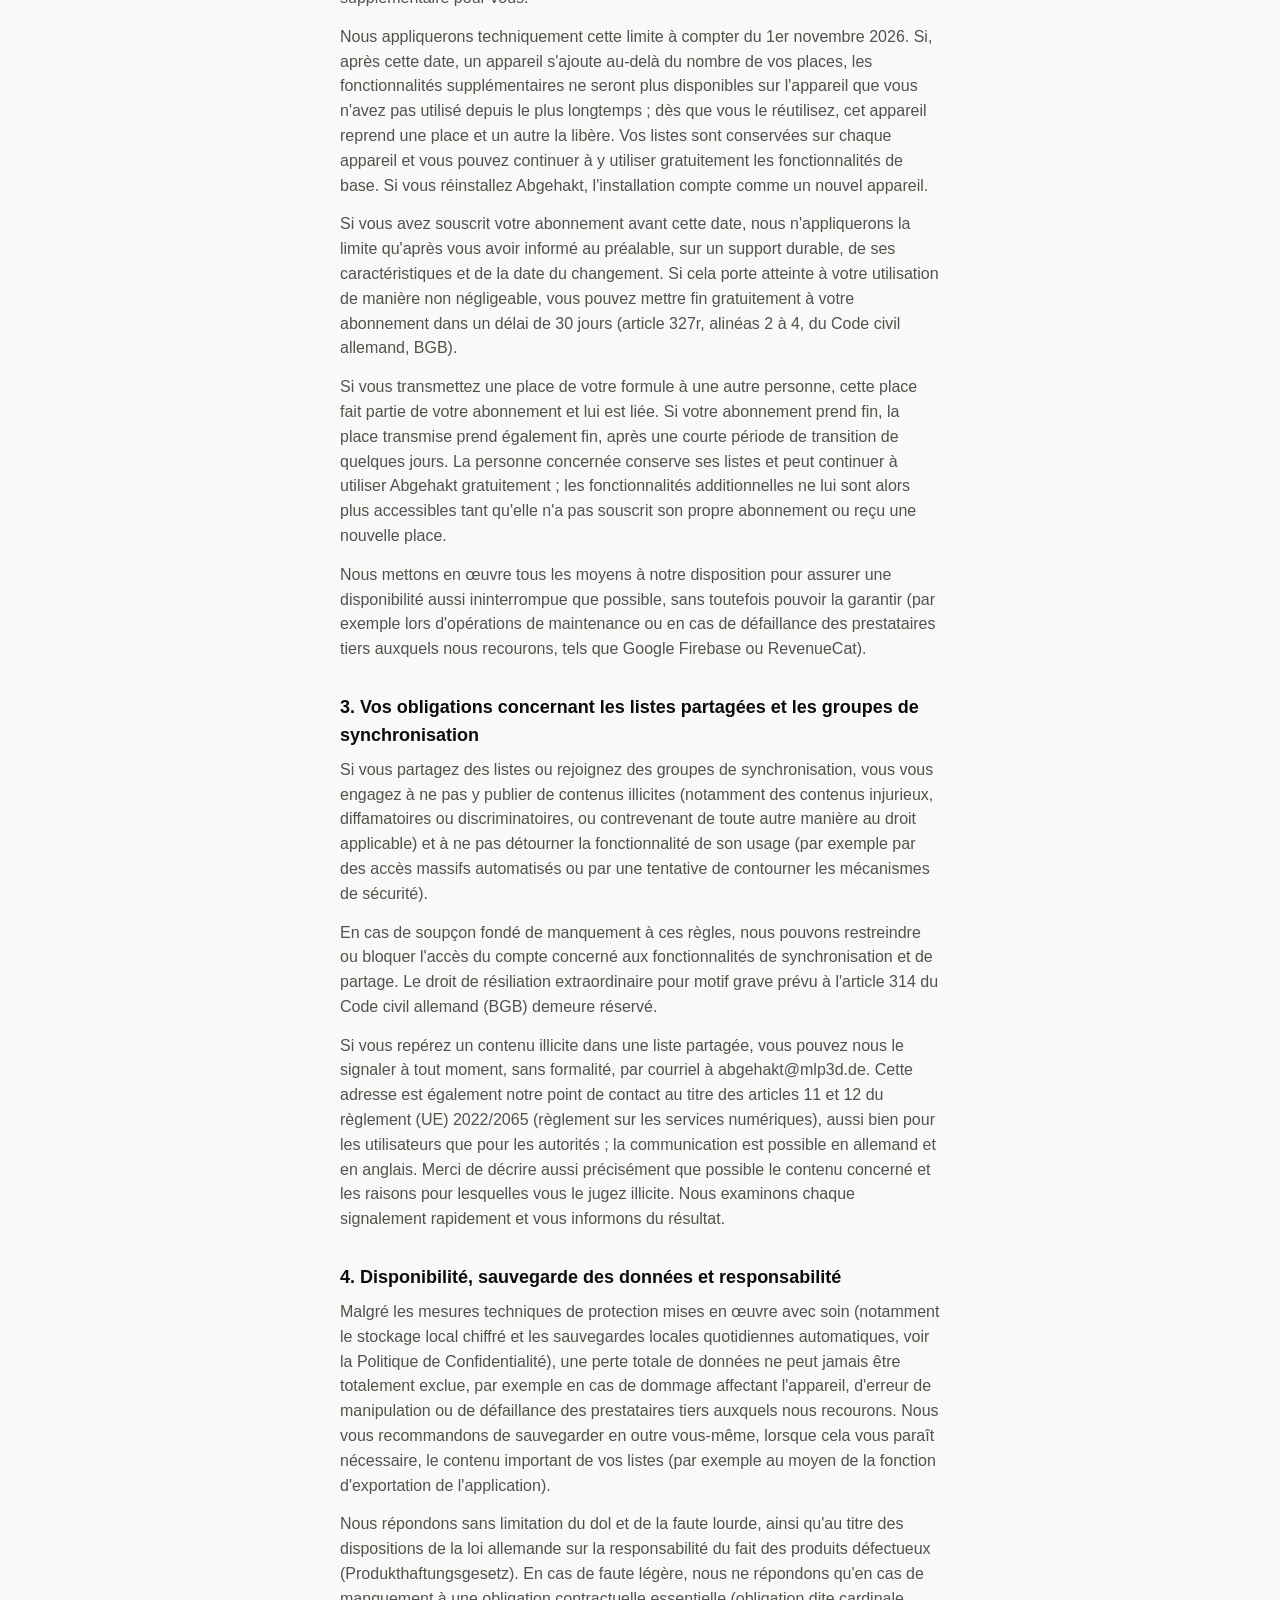
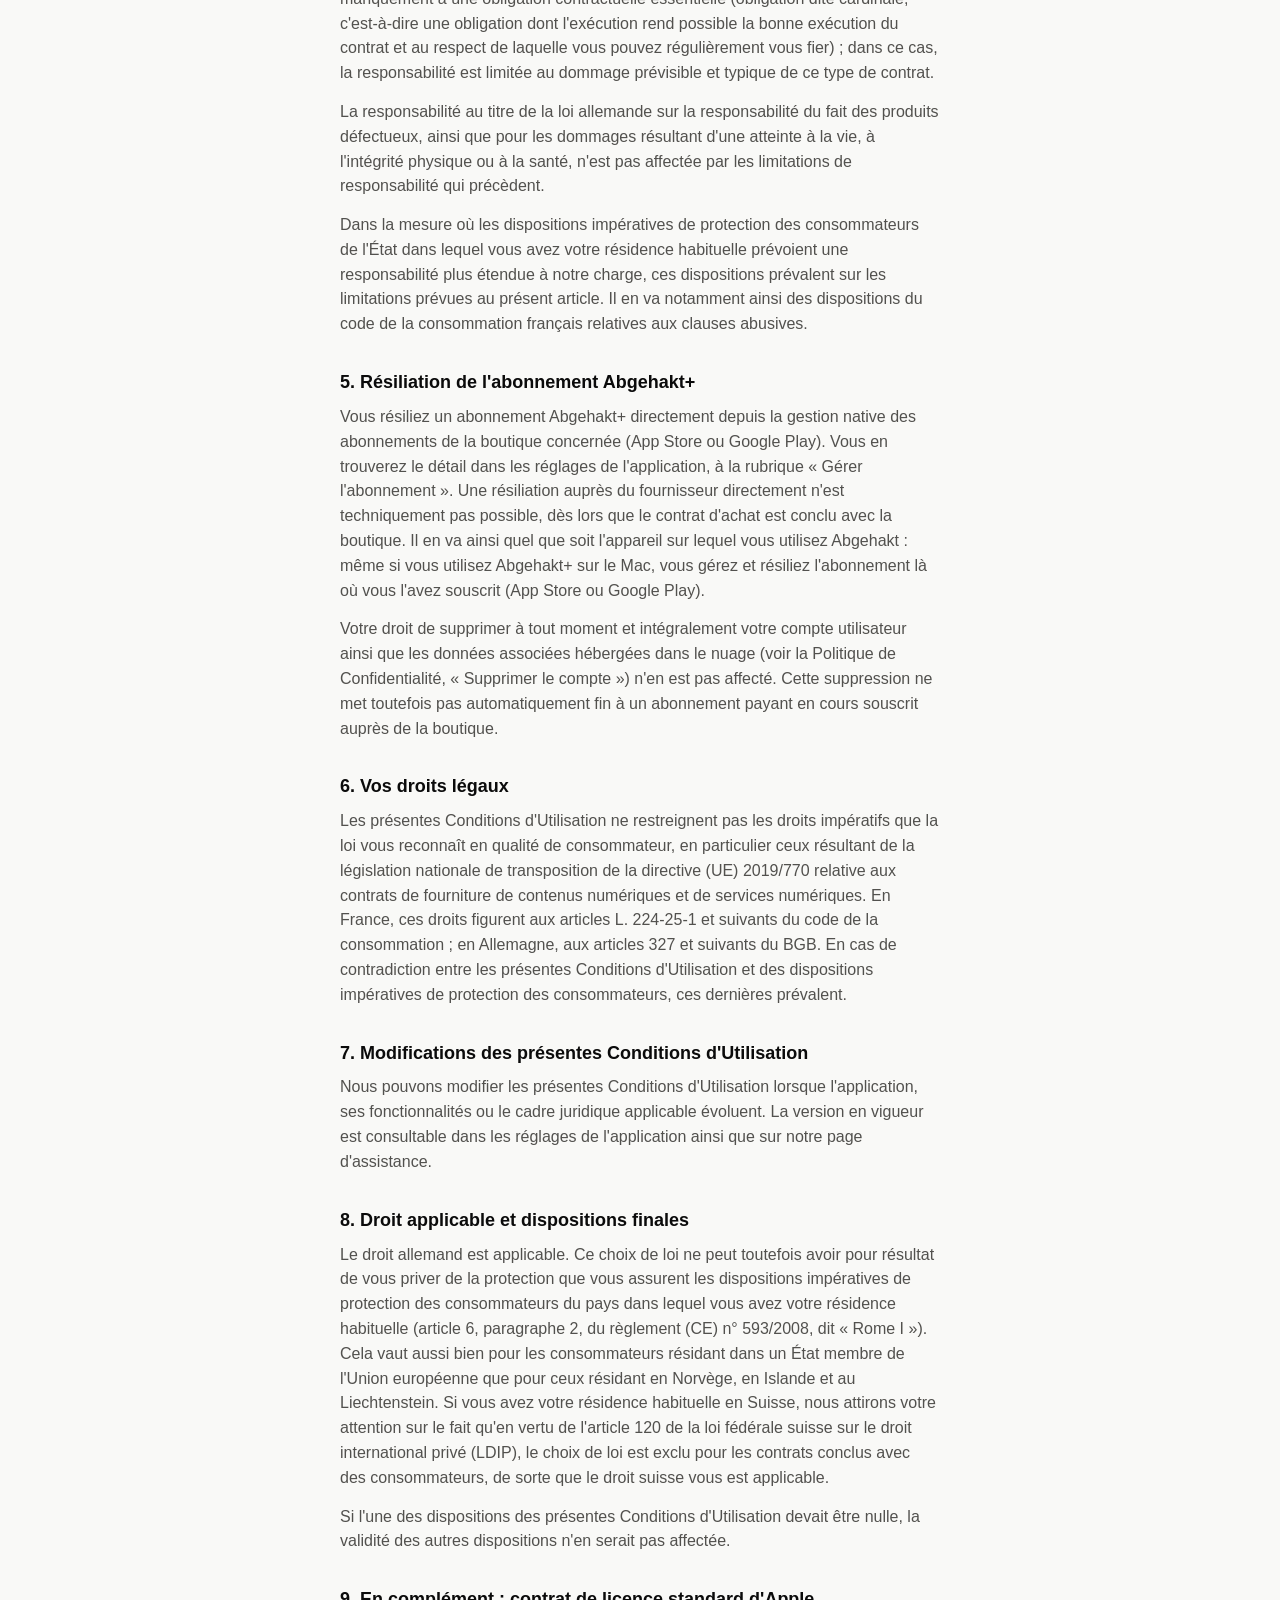
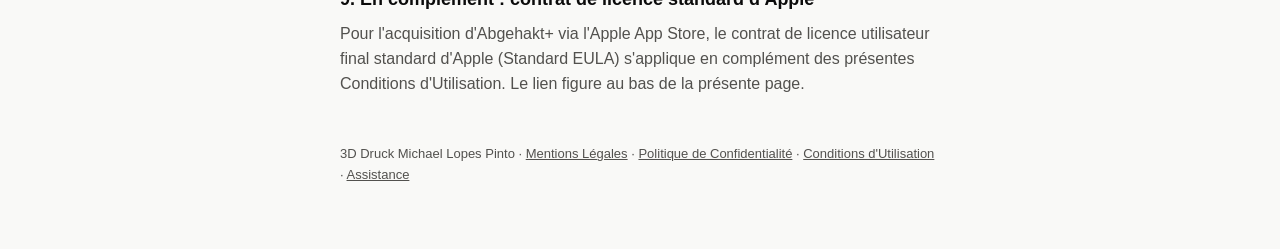
<file: nutzungsbedingungen-fr.html>
<!doctype html>
<html lang="fr">
<head>
<meta charset="utf-8">
<meta name="viewport" content="width=device-width, initial-scale=1">
<title>Abgehakt — Conditions d'Utilisation</title>
<link rel="stylesheet" href="style.css">
</head>
<body>
<div class="wrap">
  <header class="top">
    <div class="logo">A</div>
    <div class="name">Abgehakt</div>
  </header>

  <nav class="pages">
    <a href="index.html">Assistance</a>
    <a href="datenschutz-fr.html">Politique de Confidentialité</a>
    <a href="nutzungsbedingungen-fr.html">Conditions d'Utilisation</a>
    <a href="impressum.html">Mentions Légales</a>
  </nav>

  <p style="font-size:0.85em;margin-bottom:1.5em;"><a href="nutzungsbedingungen.html">Deutsch</a> · <a href="nutzungsbedingungen-en.html">English</a> · <a href="nutzungsbedingungen-es.html">Español</a> · <a href="nutzungsbedingungen-pt.html">Português</a> · <strong>Français</strong></p>

  <h1>Conditions d'Utilisation</h1>
  <p class="stand" style="margin-top:0;">Dernière mise à jour : 1er septembre 2026</p>

  <h2>1. Champ d'application et cocontractant</h2>
  <p>Les présentes Conditions d'Utilisation régissent l'utilisation de l'application « Abgehakt » ainsi que des fonctionnalités additionnelles facultatives proposées sous la dénomination « Abgehakt+ ». Le fournisseur et votre cocontractant pour la mise à disposition de l'application et de ses fonctionnalités est :</p>
  <p>Michael Lopes Pinto<br>
  exerçant sous l'enseigne : 3D Druck Michael Lopes Pinto (entreprise individuelle)<br>
  Staufener Str. 26<br>
  79189 Bad Krozingen<br>
  Allemagne<br>
  Adresse électronique : info@mlp3d.de</p>
  <p>Lorsque vous souscrivez Abgehakt+ au moyen d'un abonnement intégré à l'application, l'achat proprement dit est conclu avec l'exploitant de la boutique d'applications concernée (pour l'App Store : Apple Distribution International Ltd., Hollyhill Industrial Estate, Hollyhill, Cork, Irlande ; pour Google Play : Google Commerce Limited, 70 Sir John Rogerson's Quay, Dublin 2, D02R296, Irlande). Le traitement du paiement, la facturation et la résiliation de l'abonnement s'effectuent techniquement de manière exclusive par l'intermédiaire de cette boutique. Le fournisseur désigné ci-dessus demeure votre cocontractant pour la prestation matérielle d'Abgehakt+ (le déverrouillage des fonctionnalités additionnelles).</p>
  <p>Abgehakt+ ne peut être souscrit que dans l'appli iPhone/iPad ou dans l'appli Android. La souscription n'est pas possible dans l'appli Mac : celle-ci reconnaît automatiquement un abonnement existant dès que vous vous connectez avec le même compte que celui utilisé pour souscrire Abgehakt+. Sans Abgehakt+, toutes les fonctionnalités de base restent gratuites sur le Mac.</p>
  <h2>2. Description du service</h2>
  <p>Abgehakt est une application de listes (courses, tâches, rappels récurrents et notes) pour Android, iPhone/iPad et Mac. Les fonctionnalités de base — créer et modifier des listes, rappels, notes, export et import — sont gratuites de façon permanente et fonctionnent en local sur votre appareil ; elles ne nécessitent ni compte ni abonnement. « Abgehakt+ » déverrouille, moyennant une contrepartie récurrente, les fonctionnalités additionnelles : le partage de listes en temps réel, la connexion d'appareils par QR code, le widget d'écran d'accueil et un nombre illimité de blocs (vos propres mots-clés qui, lorsque vous les saisissez, donnent naissance en une seule fois à plusieurs entrées prêtes à l'emploi ; sans abonnement, vous pouvez en créer jusqu'à trois). Le partage en temps réel, la connexion par QR code et le widget d'écran d'accueil nécessitent en outre une connexion avec un compte Google ou Apple ; les blocs fonctionnent uniquement en local sur votre appareil et ne nécessitent aucune connexion. Les blocs que vous avez déjà créés restent enregistrés sur votre appareil et continuent de fonctionner même si votre abonnement prend fin. Le nombre de personnes pouvant accéder conjointement à des listes partagées dépend de la formule choisie. L'étendue des fonctionnalités peut varier selon la plateforme — il n'y a par exemple pas de widget d'écran d'accueil sur le Mac.</p>
  <p>Abgehakt+ s'applique à autant d'appareils simultanés que votre formule compte de places. Cette limite fait partie de l'étendue souscrite. Elle existe afin qu'un abonnement ne soit pas utilisé au-delà de l'étendue souscrite et afin que les coûts d'exploitation par formule restent prévisibles. Elle n'entraîne aucun coût supplémentaire pour vous.</p>
  <p>Nous appliquerons techniquement cette limite à compter du 1er novembre 2026. Si, après cette date, un appareil s'ajoute au-delà du nombre de vos places, les fonctionnalités supplémentaires ne seront plus disponibles sur l'appareil que vous n'avez pas utilisé depuis le plus longtemps ; dès que vous le réutilisez, cet appareil reprend une place et un autre la libère. Vos listes sont conservées sur chaque appareil et vous pouvez continuer à y utiliser gratuitement les fonctionnalités de base. Si vous réinstallez Abgehakt, l'installation compte comme un nouvel appareil.</p>
  <p>Si vous avez souscrit votre abonnement avant cette date, nous n'appliquerons la limite qu'après vous avoir informé au préalable, sur un support durable, de ses caractéristiques et de la date du changement. Si cela porte atteinte à votre utilisation de manière non négligeable, vous pouvez mettre fin gratuitement à votre abonnement dans un délai de 30 jours (article 327r, alinéas 2 à 4, du Code civil allemand, BGB).</p>
  <p>Si vous transmettez une place de votre formule à une autre personne, cette place fait partie de votre abonnement et lui est liée. Si votre abonnement prend fin, la place transmise prend également fin, après une courte période de transition de quelques jours. La personne concernée conserve ses listes et peut continuer à utiliser Abgehakt gratuitement ; les fonctionnalités additionnelles ne lui sont alors plus accessibles tant qu'elle n'a pas souscrit son propre abonnement ou reçu une nouvelle place.</p>
  <p>Nous mettons en œuvre tous les moyens à notre disposition pour assurer une disponibilité aussi ininterrompue que possible, sans toutefois pouvoir la garantir (par exemple lors d'opérations de maintenance ou en cas de défaillance des prestataires tiers auxquels nous recourons, tels que Google Firebase ou RevenueCat).</p>
  <h2>3. Vos obligations concernant les listes partagées et les groupes de synchronisation</h2>
  <p>Si vous partagez des listes ou rejoignez des groupes de synchronisation, vous vous engagez à ne pas y publier de contenus illicites (notamment des contenus injurieux, diffamatoires ou discriminatoires, ou contrevenant de toute autre manière au droit applicable) et à ne pas détourner la fonctionnalité de son usage (par exemple par des accès massifs automatisés ou par une tentative de contourner les mécanismes de sécurité).</p>
  <p>En cas de soupçon fondé de manquement à ces règles, nous pouvons restreindre ou bloquer l'accès du compte concerné aux fonctionnalités de synchronisation et de partage. Le droit de résiliation extraordinaire pour motif grave prévu à l'article 314 du Code civil allemand (BGB) demeure réservé.</p>
  <p>Si vous repérez un contenu illicite dans une liste partagée, vous pouvez nous le signaler à tout moment, sans formalité, par courriel à abgehakt@mlp3d.de. Cette adresse est également notre point de contact au titre des articles 11 et 12 du règlement (UE) 2022/2065 (règlement sur les services numériques), aussi bien pour les utilisateurs que pour les autorités ; la communication est possible en allemand et en anglais. Merci de décrire aussi précisément que possible le contenu concerné et les raisons pour lesquelles vous le jugez illicite. Nous examinons chaque signalement rapidement et vous informons du résultat.</p>

  <h2>4. Disponibilité, sauvegarde des données et responsabilité</h2>
  <p>Malgré les mesures techniques de protection mises en œuvre avec soin (notamment le stockage local chiffré et les sauvegardes locales quotidiennes automatiques, voir la Politique de Confidentialité), une perte totale de données ne peut jamais être totalement exclue, par exemple en cas de dommage affectant l'appareil, d'erreur de manipulation ou de défaillance des prestataires tiers auxquels nous recourons. Nous vous recommandons de sauvegarder en outre vous-même, lorsque cela vous paraît nécessaire, le contenu important de vos listes (par exemple au moyen de la fonction d'exportation de l'application).</p>
  <p>Nous répondons sans limitation du dol et de la faute lourde, ainsi qu'au titre des dispositions de la loi allemande sur la responsabilité du fait des produits défectueux (Produkthaftungsgesetz). En cas de faute légère, nous ne répondons qu'en cas de manquement à une obligation contractuelle essentielle (obligation dite cardinale, c'est-à-dire une obligation dont l'exécution rend possible la bonne exécution du contrat et au respect de laquelle vous pouvez régulièrement vous fier) ; dans ce cas, la responsabilité est limitée au dommage prévisible et typique de ce type de contrat.</p>
  <p>La responsabilité au titre de la loi allemande sur la responsabilité du fait des produits défectueux, ainsi que pour les dommages résultant d'une atteinte à la vie, à l'intégrité physique ou à la santé, n'est pas affectée par les limitations de responsabilité qui précèdent.</p>
  <p>Dans la mesure où les dispositions impératives de protection des consommateurs de l'État dans lequel vous avez votre résidence habituelle prévoient une responsabilité plus étendue à notre charge, ces dispositions prévalent sur les limitations prévues au présent article. Il en va notamment ainsi des dispositions du code de la consommation français relatives aux clauses abusives.</p>
  <h2>5. Résiliation de l'abonnement Abgehakt+</h2>
  <p>Vous résiliez un abonnement Abgehakt+ directement depuis la gestion native des abonnements de la boutique concernée (App Store ou Google Play). Vous en trouverez le détail dans les réglages de l'application, à la rubrique « Gérer l'abonnement ». Une résiliation auprès du fournisseur directement n'est techniquement pas possible, dès lors que le contrat d'achat est conclu avec la boutique. Il en va ainsi quel que soit l'appareil sur lequel vous utilisez Abgehakt : même si vous utilisez Abgehakt+ sur le Mac, vous gérez et résiliez l'abonnement là où vous l'avez souscrit (App Store ou Google Play).</p>
  <p>Votre droit de supprimer à tout moment et intégralement votre compte utilisateur ainsi que les données associées hébergées dans le nuage (voir la Politique de Confidentialité, « Supprimer le compte ») n'en est pas affecté. Cette suppression ne met toutefois pas automatiquement fin à un abonnement payant en cours souscrit auprès de la boutique.</p>
  <h2>6. Vos droits légaux</h2>
  <p>Les présentes Conditions d'Utilisation ne restreignent pas les droits impératifs que la loi vous reconnaît en qualité de consommateur, en particulier ceux résultant de la législation nationale de transposition de la directive (UE) 2019/770 relative aux contrats de fourniture de contenus numériques et de services numériques. En France, ces droits figurent aux articles L. 224-25-1 et suivants du code de la consommation ; en Allemagne, aux articles 327 et suivants du BGB. En cas de contradiction entre les présentes Conditions d'Utilisation et des dispositions impératives de protection des consommateurs, ces dernières prévalent.</p>
  <h2>7. Modifications des présentes Conditions d'Utilisation</h2>
  <p>Nous pouvons modifier les présentes Conditions d'Utilisation lorsque l'application, ses fonctionnalités ou le cadre juridique applicable évoluent. La version en vigueur est consultable dans les réglages de l'application ainsi que sur notre page d'assistance.</p>
  <h2>8. Droit applicable et dispositions finales</h2>
  <p>Le droit allemand est applicable. Ce choix de loi ne peut toutefois avoir pour résultat de vous priver de la protection que vous assurent les dispositions impératives de protection des consommateurs du pays dans lequel vous avez votre résidence habituelle (article 6, paragraphe 2, du règlement (CE) n° 593/2008, dit « Rome I »). Cela vaut aussi bien pour les consommateurs résidant dans un État membre de l'Union européenne que pour ceux résidant en Norvège, en Islande et au Liechtenstein. Si vous avez votre résidence habituelle en Suisse, nous attirons votre attention sur le fait qu'en vertu de l'article 120 de la loi fédérale suisse sur le droit international privé (LDIP), le choix de loi est exclu pour les contrats conclus avec des consommateurs, de sorte que le droit suisse vous est applicable.</p>
  <p>Si l'une des dispositions des présentes Conditions d'Utilisation devait être nulle, la validité des autres dispositions n'en serait pas affectée.</p>
  <h2>9. En complément : contrat de licence standard d'Apple</h2>
  <p>Pour l'acquisition d'Abgehakt+ via l'Apple App Store, le contrat de licence utilisateur final standard d'Apple (Standard EULA) s'applique en complément des présentes Conditions d'Utilisation. Le lien figure au bas de la présente page.</p>

  <footer>
    3D Druck Michael Lopes Pinto · <a href="impressum.html" style="color:inherit;">Mentions Légales</a> · <a href="datenschutz-fr.html" style="color:inherit;">Politique de Confidentialité</a> · <a href="nutzungsbedingungen-fr.html" style="color:inherit;">Conditions d'Utilisation</a> · <a href="index.html" style="color:inherit;">Assistance</a>
  </footer>
</div>
</body>
</html>
</file>
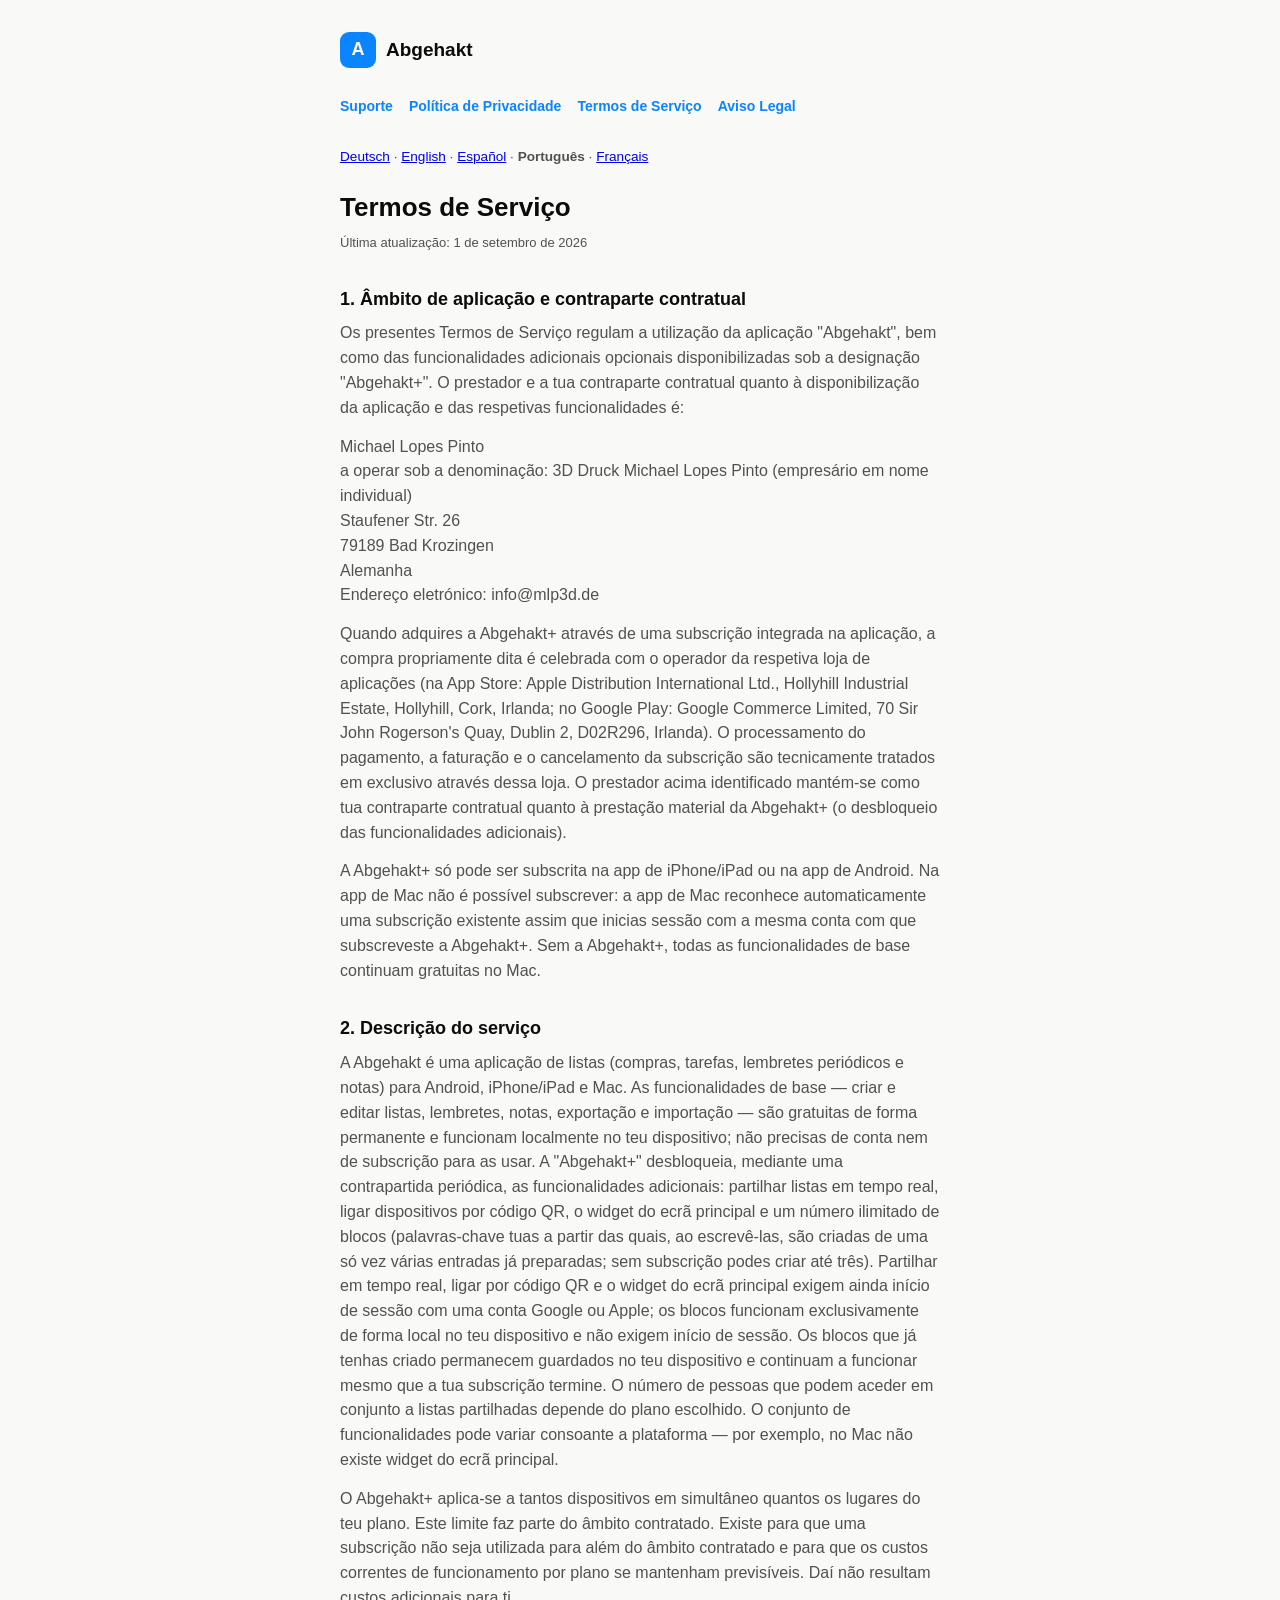
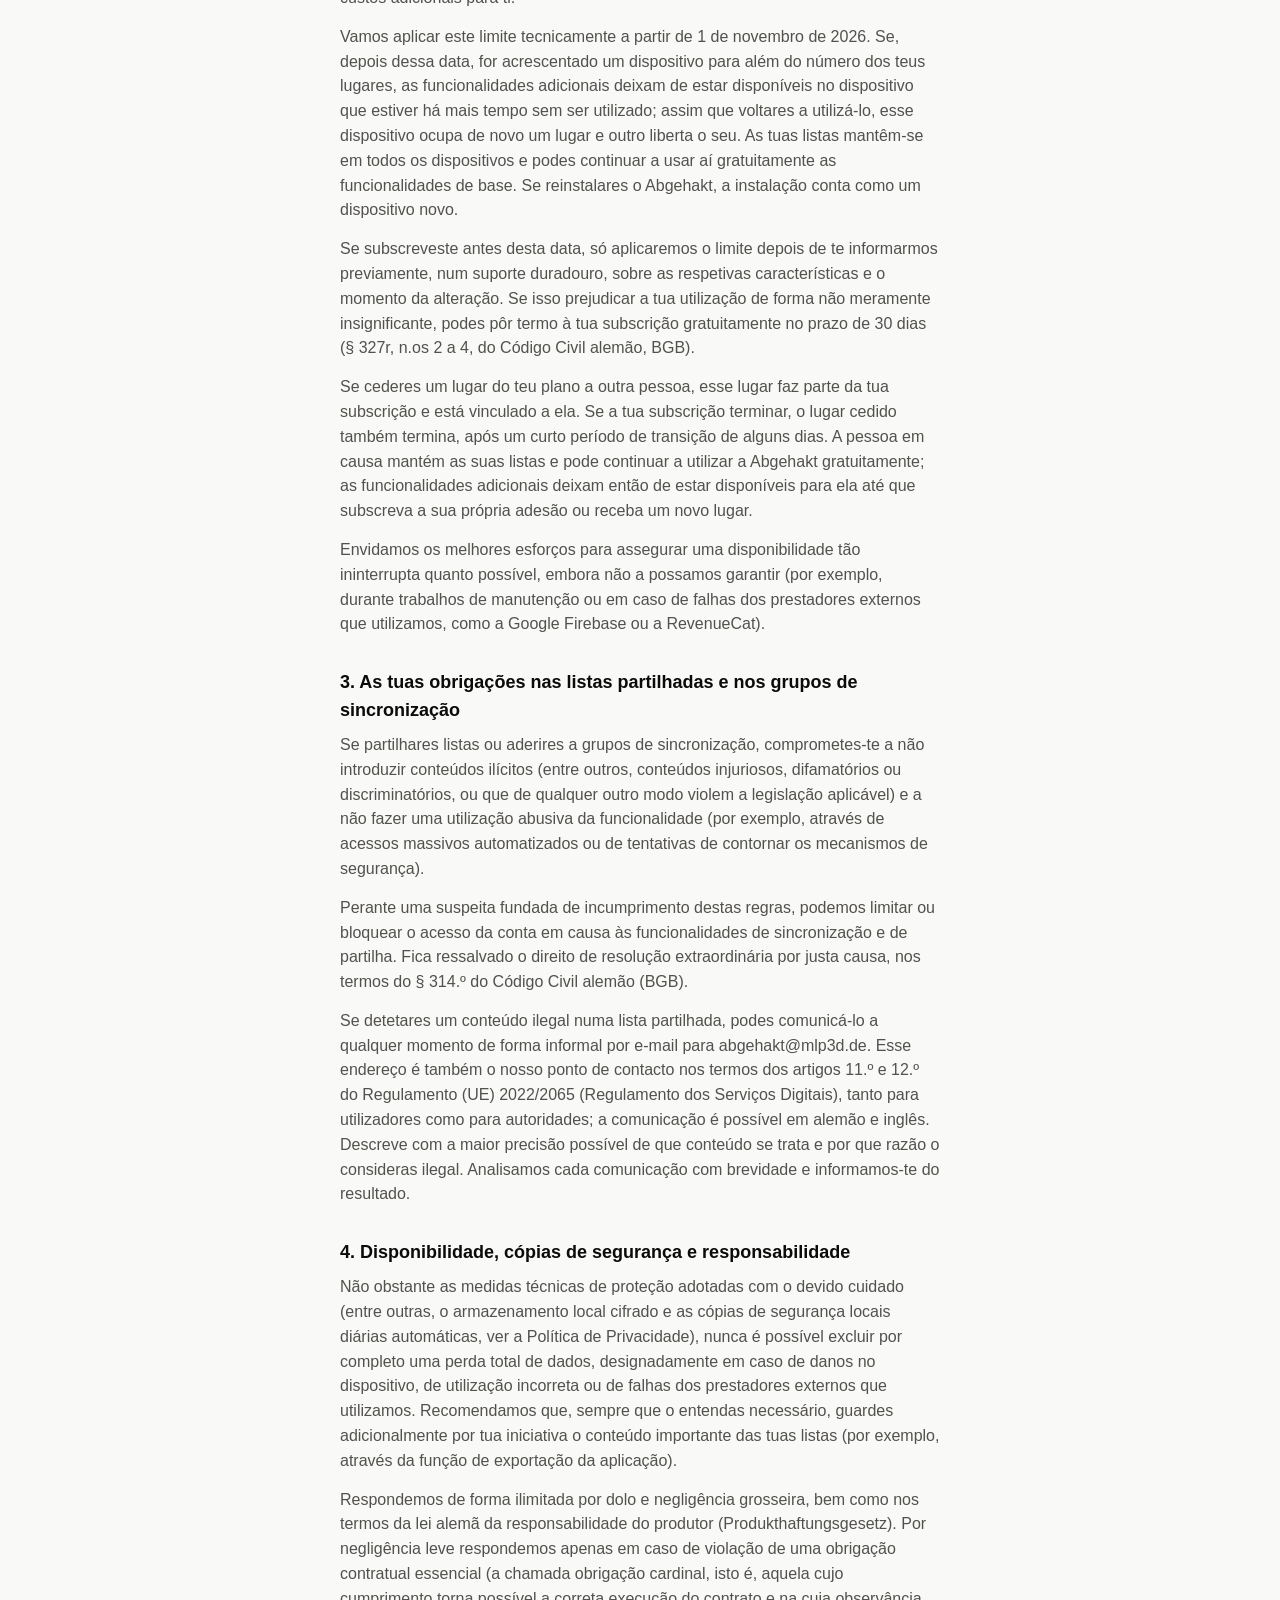
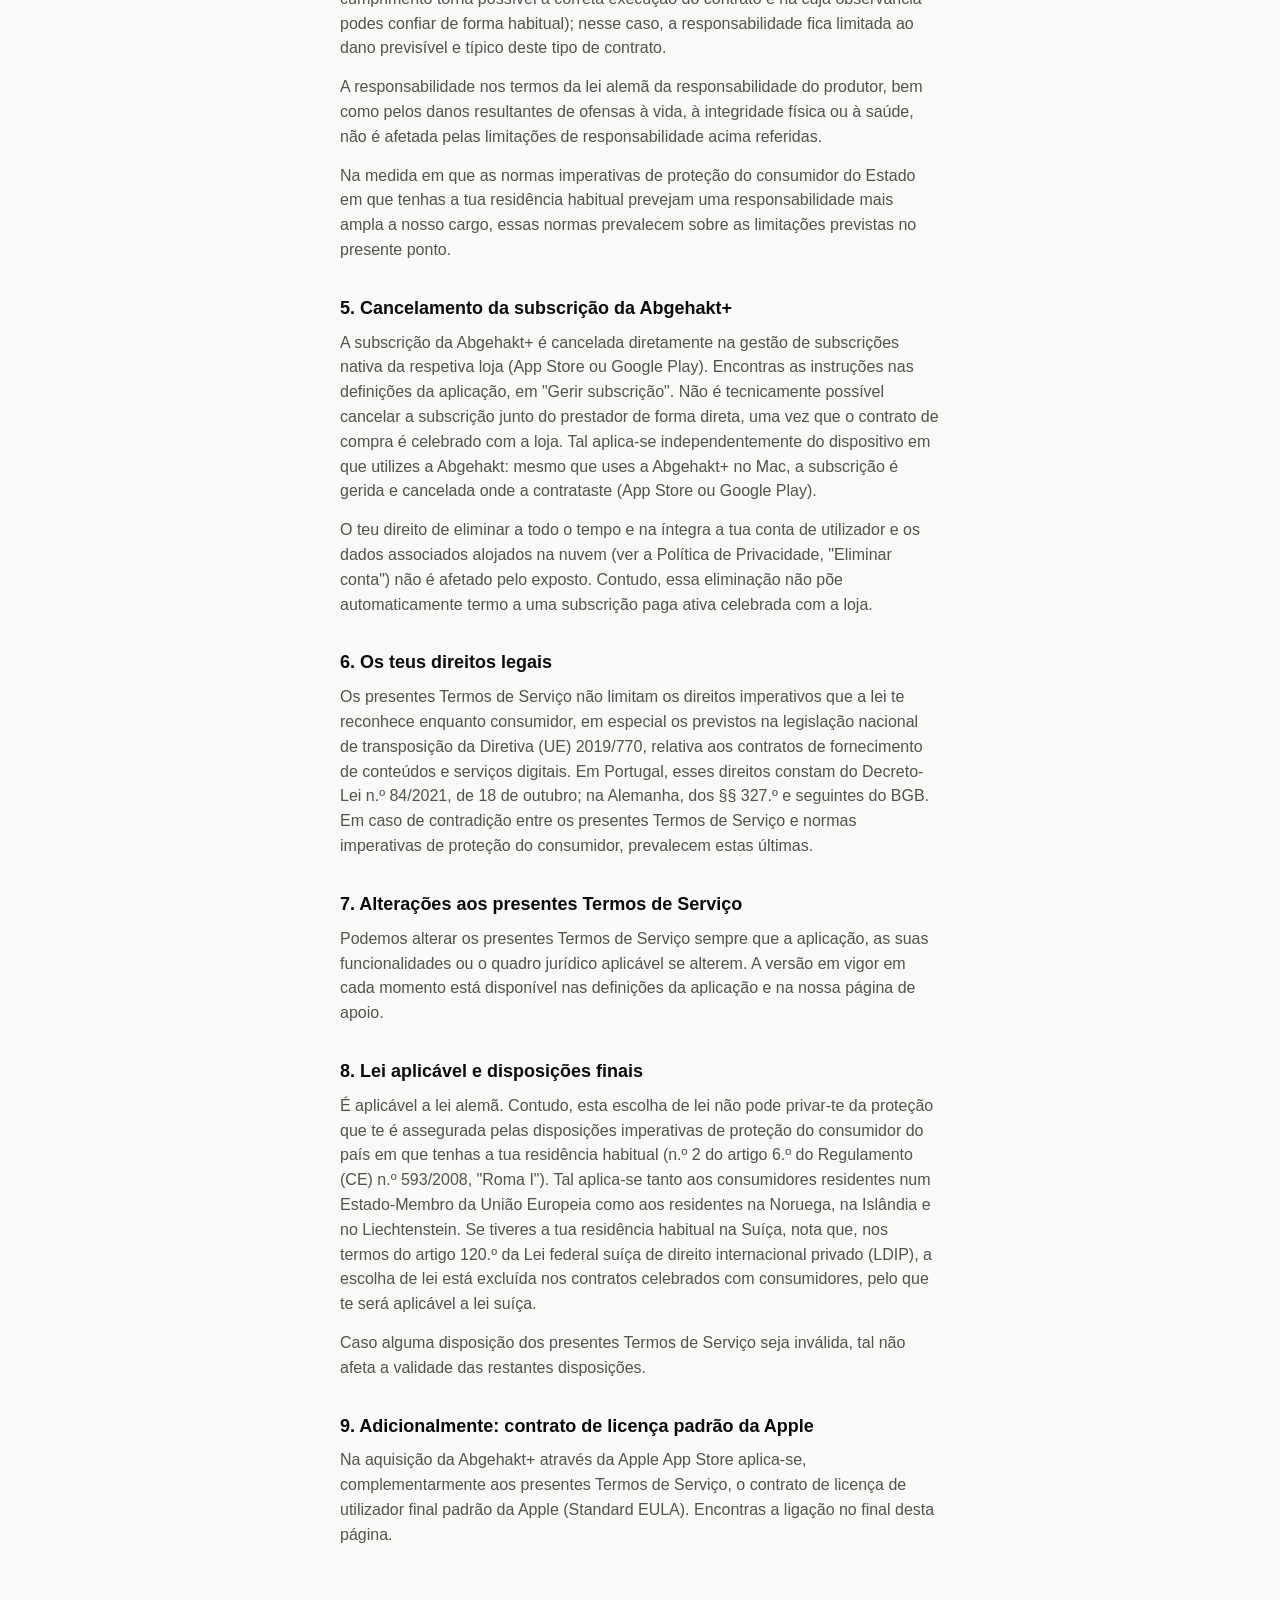
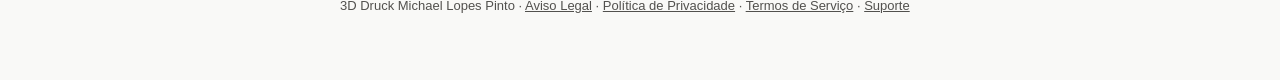
<file: nutzungsbedingungen-pt.html>
<!doctype html>
<html lang="pt">
<head>
<meta charset="utf-8">
<meta name="viewport" content="width=device-width, initial-scale=1">
<title>Abgehakt — Termos de Serviço</title>
<link rel="stylesheet" href="style.css">
</head>
<body>
<div class="wrap">
  <header class="top">
    <div class="logo">A</div>
    <div class="name">Abgehakt</div>
  </header>

  <nav class="pages">
    <a href="index.html">Suporte</a>
    <a href="datenschutz-pt.html">Política de Privacidade</a>
    <a href="nutzungsbedingungen-pt.html">Termos de Serviço</a>
    <a href="impressum.html">Aviso Legal</a>
  </nav>

  <p style="font-size:0.85em;margin-bottom:1.5em;"><a href="nutzungsbedingungen.html">Deutsch</a> · <a href="nutzungsbedingungen-en.html">English</a> · <a href="nutzungsbedingungen-es.html">Español</a> · <strong>Português</strong> · <a href="nutzungsbedingungen-fr.html">Français</a></p>

  <h1>Termos de Serviço</h1>
  <p class="stand" style="margin-top:0;">Última atualização: 1 de setembro de 2026</p>

  <h2>1. Âmbito de aplicação e contraparte contratual</h2>
  <p>Os presentes Termos de Serviço regulam a utilização da aplicação "Abgehakt", bem como das funcionalidades adicionais opcionais disponibilizadas sob a designação "Abgehakt+". O prestador e a tua contraparte contratual quanto à disponibilização da aplicação e das respetivas funcionalidades é:</p>
  <p>Michael Lopes Pinto<br>
  a operar sob a denominação: 3D Druck Michael Lopes Pinto (empresário em nome individual)<br>
  Staufener Str. 26<br>
  79189 Bad Krozingen<br>
  Alemanha<br>
  Endereço eletrónico: info@mlp3d.de</p>
  <p>Quando adquires a Abgehakt+ através de uma subscrição integrada na aplicação, a compra propriamente dita é celebrada com o operador da respetiva loja de aplicações (na App Store: Apple Distribution International Ltd., Hollyhill Industrial Estate, Hollyhill, Cork, Irlanda; no Google Play: Google Commerce Limited, 70 Sir John Rogerson's Quay, Dublin 2, D02R296, Irlanda). O processamento do pagamento, a faturação e o cancelamento da subscrição são tecnicamente tratados em exclusivo através dessa loja. O prestador acima identificado mantém-se como tua contraparte contratual quanto à prestação material da Abgehakt+ (o desbloqueio das funcionalidades adicionais).</p>
  <p>A Abgehakt+ só pode ser subscrita na app de iPhone/iPad ou na app de Android. Na app de Mac não é possível subscrever: a app de Mac reconhece automaticamente uma subscrição existente assim que inicias sessão com a mesma conta com que subscreveste a Abgehakt+. Sem a Abgehakt+, todas as funcionalidades de base continuam gratuitas no Mac.</p>
  <h2>2. Descrição do serviço</h2>
  <p>A Abgehakt é uma aplicação de listas (compras, tarefas, lembretes periódicos e notas) para Android, iPhone/iPad e Mac. As funcionalidades de base — criar e editar listas, lembretes, notas, exportação e importação — são gratuitas de forma permanente e funcionam localmente no teu dispositivo; não precisas de conta nem de subscrição para as usar. A "Abgehakt+" desbloqueia, mediante uma contrapartida periódica, as funcionalidades adicionais: partilhar listas em tempo real, ligar dispositivos por código QR, o widget do ecrã principal e um número ilimitado de blocos (palavras-chave tuas a partir das quais, ao escrevê-las, são criadas de uma só vez várias entradas já preparadas; sem subscrição podes criar até três). Partilhar em tempo real, ligar por código QR e o widget do ecrã principal exigem ainda início de sessão com uma conta Google ou Apple; os blocos funcionam exclusivamente de forma local no teu dispositivo e não exigem início de sessão. Os blocos que já tenhas criado permanecem guardados no teu dispositivo e continuam a funcionar mesmo que a tua subscrição termine. O número de pessoas que podem aceder em conjunto a listas partilhadas depende do plano escolhido. O conjunto de funcionalidades pode variar consoante a plataforma — por exemplo, no Mac não existe widget do ecrã principal.</p>
  <p>O Abgehakt+ aplica-se a tantos dispositivos em simultâneo quantos os lugares do teu plano. Este limite faz parte do âmbito contratado. Existe para que uma subscrição não seja utilizada para além do âmbito contratado e para que os custos correntes de funcionamento por plano se mantenham previsíveis. Daí não resultam custos adicionais para ti.</p>
  <p>Vamos aplicar este limite tecnicamente a partir de 1 de novembro de 2026. Se, depois dessa data, for acrescentado um dispositivo para além do número dos teus lugares, as funcionalidades adicionais deixam de estar disponíveis no dispositivo que estiver há mais tempo sem ser utilizado; assim que voltares a utilizá-lo, esse dispositivo ocupa de novo um lugar e outro liberta o seu. As tuas listas mantêm-se em todos os dispositivos e podes continuar a usar aí gratuitamente as funcionalidades de base. Se reinstalares o Abgehakt, a instalação conta como um dispositivo novo.</p>
  <p>Se subscreveste antes desta data, só aplicaremos o limite depois de te informarmos previamente, num suporte duradouro, sobre as respetivas características e o momento da alteração. Se isso prejudicar a tua utilização de forma não meramente insignificante, podes pôr termo à tua subscrição gratuitamente no prazo de 30 dias (§ 327r, n.os 2 a 4, do Código Civil alemão, BGB).</p>
  <p>Se cederes um lugar do teu plano a outra pessoa, esse lugar faz parte da tua subscrição e está vinculado a ela. Se a tua subscrição terminar, o lugar cedido também termina, após um curto período de transição de alguns dias. A pessoa em causa mantém as suas listas e pode continuar a utilizar a Abgehakt gratuitamente; as funcionalidades adicionais deixam então de estar disponíveis para ela até que subscreva a sua própria adesão ou receba um novo lugar.</p>
  <p>Envidamos os melhores esforços para assegurar uma disponibilidade tão ininterrupta quanto possível, embora não a possamos garantir (por exemplo, durante trabalhos de manutenção ou em caso de falhas dos prestadores externos que utilizamos, como a Google Firebase ou a RevenueCat).</p>
  <h2>3. As tuas obrigações nas listas partilhadas e nos grupos de sincronização</h2>
  <p>Se partilhares listas ou aderires a grupos de sincronização, comprometes-te a não introduzir conteúdos ilícitos (entre outros, conteúdos injuriosos, difamatórios ou discriminatórios, ou que de qualquer outro modo violem a legislação aplicável) e a não fazer uma utilização abusiva da funcionalidade (por exemplo, através de acessos massivos automatizados ou de tentativas de contornar os mecanismos de segurança).</p>
  <p>Perante uma suspeita fundada de incumprimento destas regras, podemos limitar ou bloquear o acesso da conta em causa às funcionalidades de sincronização e de partilha. Fica ressalvado o direito de resolução extraordinária por justa causa, nos termos do § 314.º do Código Civil alemão (BGB).</p>
  <p>Se detetares um conteúdo ilegal numa lista partilhada, podes comunicá-lo a qualquer momento de forma informal por e-mail para abgehakt@mlp3d.de. Esse endereço é também o nosso ponto de contacto nos termos dos artigos 11.º e 12.º do Regulamento (UE) 2022/2065 (Regulamento dos Serviços Digitais), tanto para utilizadores como para autoridades; a comunicação é possível em alemão e inglês. Descreve com a maior precisão possível de que conteúdo se trata e por que razão o consideras ilegal. Analisamos cada comunicação com brevidade e informamos-te do resultado.</p>

  <h2>4. Disponibilidade, cópias de segurança e responsabilidade</h2>
  <p>Não obstante as medidas técnicas de proteção adotadas com o devido cuidado (entre outras, o armazenamento local cifrado e as cópias de segurança locais diárias automáticas, ver a Política de Privacidade), nunca é possível excluir por completo uma perda total de dados, designadamente em caso de danos no dispositivo, de utilização incorreta ou de falhas dos prestadores externos que utilizamos. Recomendamos que, sempre que o entendas necessário, guardes adicionalmente por tua iniciativa o conteúdo importante das tuas listas (por exemplo, através da função de exportação da aplicação).</p>
  <p>Respondemos de forma ilimitada por dolo e negligência grosseira, bem como nos termos da lei alemã da responsabilidade do produtor (Produkthaftungsgesetz). Por negligência leve respondemos apenas em caso de violação de uma obrigação contratual essencial (a chamada obrigação cardinal, isto é, aquela cujo cumprimento torna possível a correta execução do contrato e na cuja observância podes confiar de forma habitual); nesse caso, a responsabilidade fica limitada ao dano previsível e típico deste tipo de contrato.</p>
  <p>A responsabilidade nos termos da lei alemã da responsabilidade do produtor, bem como pelos danos resultantes de ofensas à vida, à integridade física ou à saúde, não é afetada pelas limitações de responsabilidade acima referidas.</p>
  <p>Na medida em que as normas imperativas de proteção do consumidor do Estado em que tenhas a tua residência habitual prevejam uma responsabilidade mais ampla a nosso cargo, essas normas prevalecem sobre as limitações previstas no presente ponto.</p>
  <h2>5. Cancelamento da subscrição da Abgehakt+</h2>
  <p>A subscrição da Abgehakt+ é cancelada diretamente na gestão de subscrições nativa da respetiva loja (App Store ou Google Play). Encontras as instruções nas definições da aplicação, em "Gerir subscrição". Não é tecnicamente possível cancelar a subscrição junto do prestador de forma direta, uma vez que o contrato de compra é celebrado com a loja. Tal aplica-se independentemente do dispositivo em que utilizes a Abgehakt: mesmo que uses a Abgehakt+ no Mac, a subscrição é gerida e cancelada onde a contrataste (App Store ou Google Play).</p>
  <p>O teu direito de eliminar a todo o tempo e na íntegra a tua conta de utilizador e os dados associados alojados na nuvem (ver a Política de Privacidade, "Eliminar conta") não é afetado pelo exposto. Contudo, essa eliminação não põe automaticamente termo a uma subscrição paga ativa celebrada com a loja.</p>
  <h2>6. Os teus direitos legais</h2>
  <p>Os presentes Termos de Serviço não limitam os direitos imperativos que a lei te reconhece enquanto consumidor, em especial os previstos na legislação nacional de transposição da Diretiva (UE) 2019/770, relativa aos contratos de fornecimento de conteúdos e serviços digitais. Em Portugal, esses direitos constam do Decreto-Lei n.º 84/2021, de 18 de outubro; na Alemanha, dos §§ 327.º e seguintes do BGB. Em caso de contradição entre os presentes Termos de Serviço e normas imperativas de proteção do consumidor, prevalecem estas últimas.</p>
  <h2>7. Alterações aos presentes Termos de Serviço</h2>
  <p>Podemos alterar os presentes Termos de Serviço sempre que a aplicação, as suas funcionalidades ou o quadro jurídico aplicável se alterem. A versão em vigor em cada momento está disponível nas definições da aplicação e na nossa página de apoio.</p>
  <h2>8. Lei aplicável e disposições finais</h2>
  <p>É aplicável a lei alemã. Contudo, esta escolha de lei não pode privar-te da proteção que te é assegurada pelas disposições imperativas de proteção do consumidor do país em que tenhas a tua residência habitual (n.º 2 do artigo 6.º do Regulamento (CE) n.º 593/2008, "Roma I"). Tal aplica-se tanto aos consumidores residentes num Estado-Membro da União Europeia como aos residentes na Noruega, na Islândia e no Liechtenstein. Se tiveres a tua residência habitual na Suíça, nota que, nos termos do artigo 120.º da Lei federal suíça de direito internacional privado (LDIP), a escolha de lei está excluída nos contratos celebrados com consumidores, pelo que te será aplicável a lei suíça.</p>
  <p>Caso alguma disposição dos presentes Termos de Serviço seja inválida, tal não afeta a validade das restantes disposições.</p>
  <h2>9. Adicionalmente: contrato de licença padrão da Apple</h2>
  <p>Na aquisição da Abgehakt+ através da Apple App Store aplica-se, complementarmente aos presentes Termos de Serviço, o contrato de licença de utilizador final padrão da Apple (Standard EULA). Encontras a ligação no final desta página.</p>

  <footer>
    3D Druck Michael Lopes Pinto · <a href="impressum.html" style="color:inherit;">Aviso Legal</a> · <a href="datenschutz-pt.html" style="color:inherit;">Política de Privacidade</a> · <a href="nutzungsbedingungen-pt.html" style="color:inherit;">Termos de Serviço</a> · <a href="index.html" style="color:inherit;">Suporte</a>
  </footer>
</div>
</body>
</html>
</file>
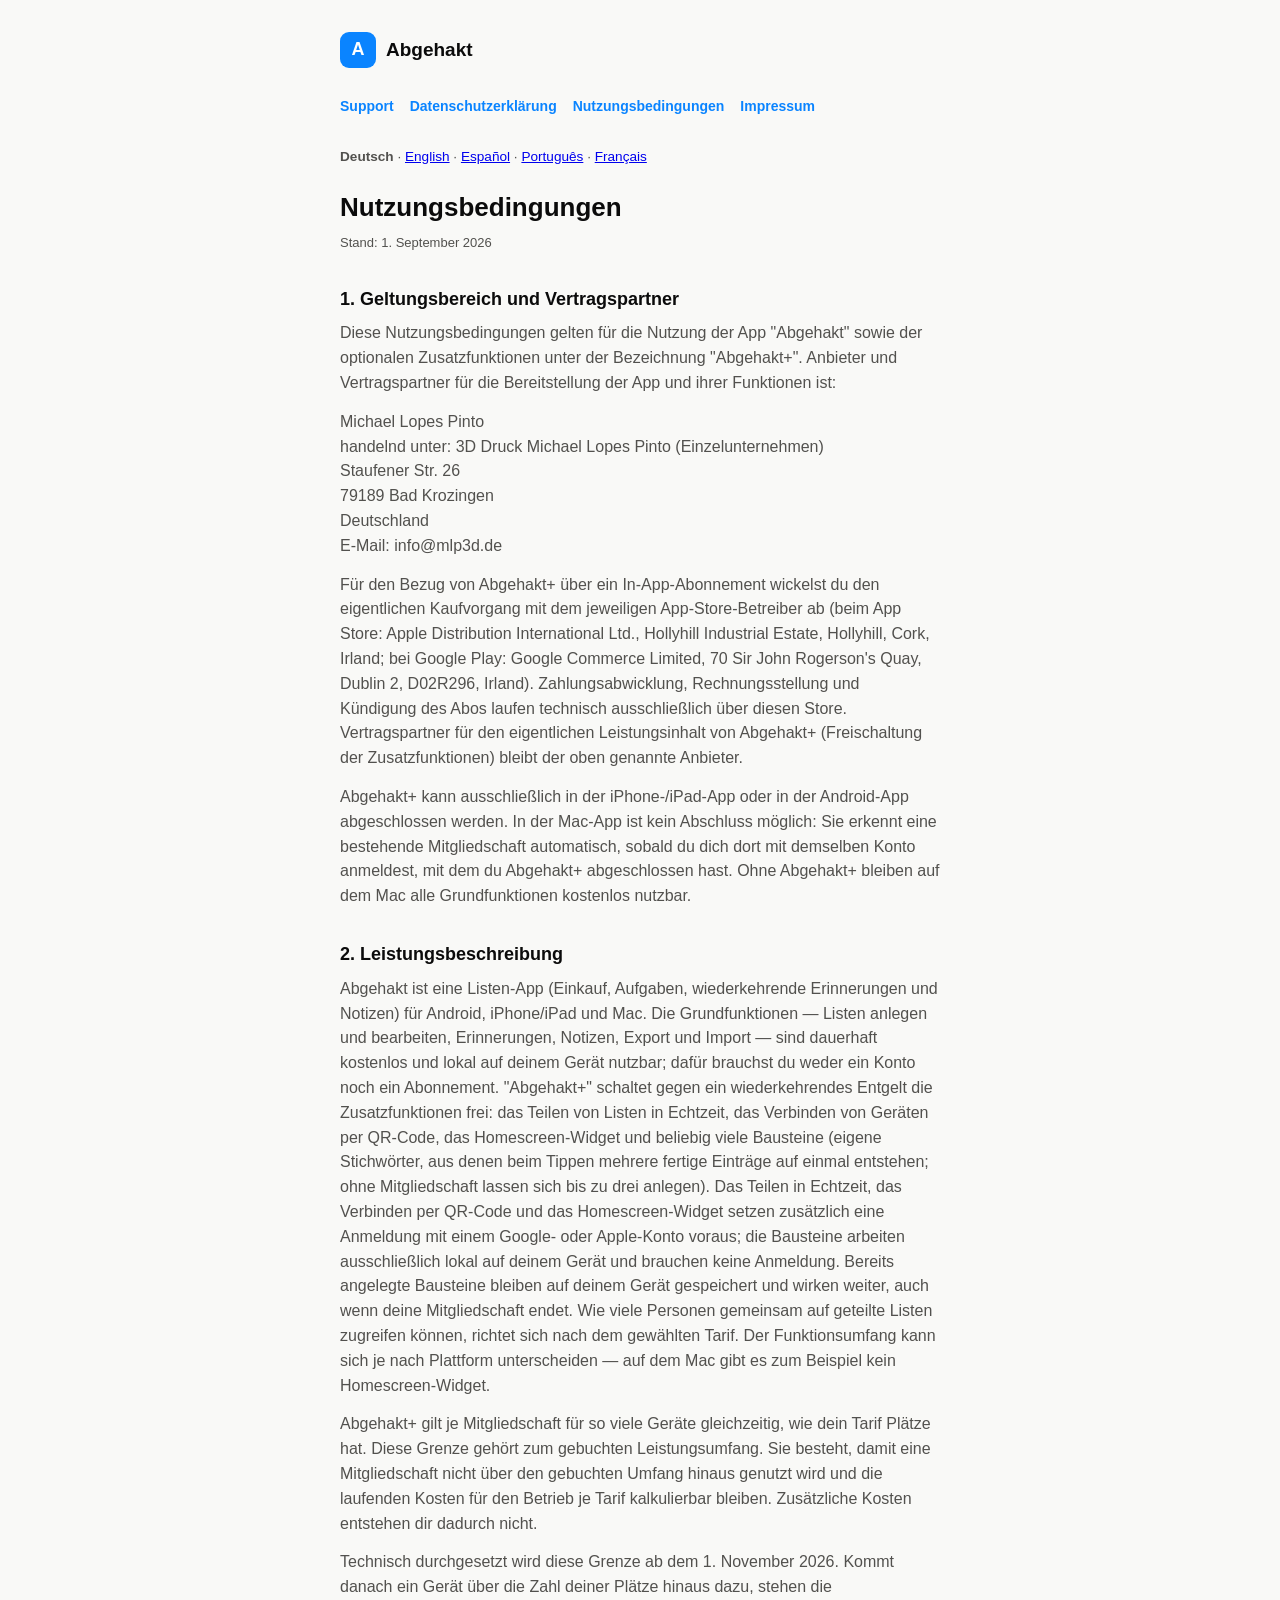
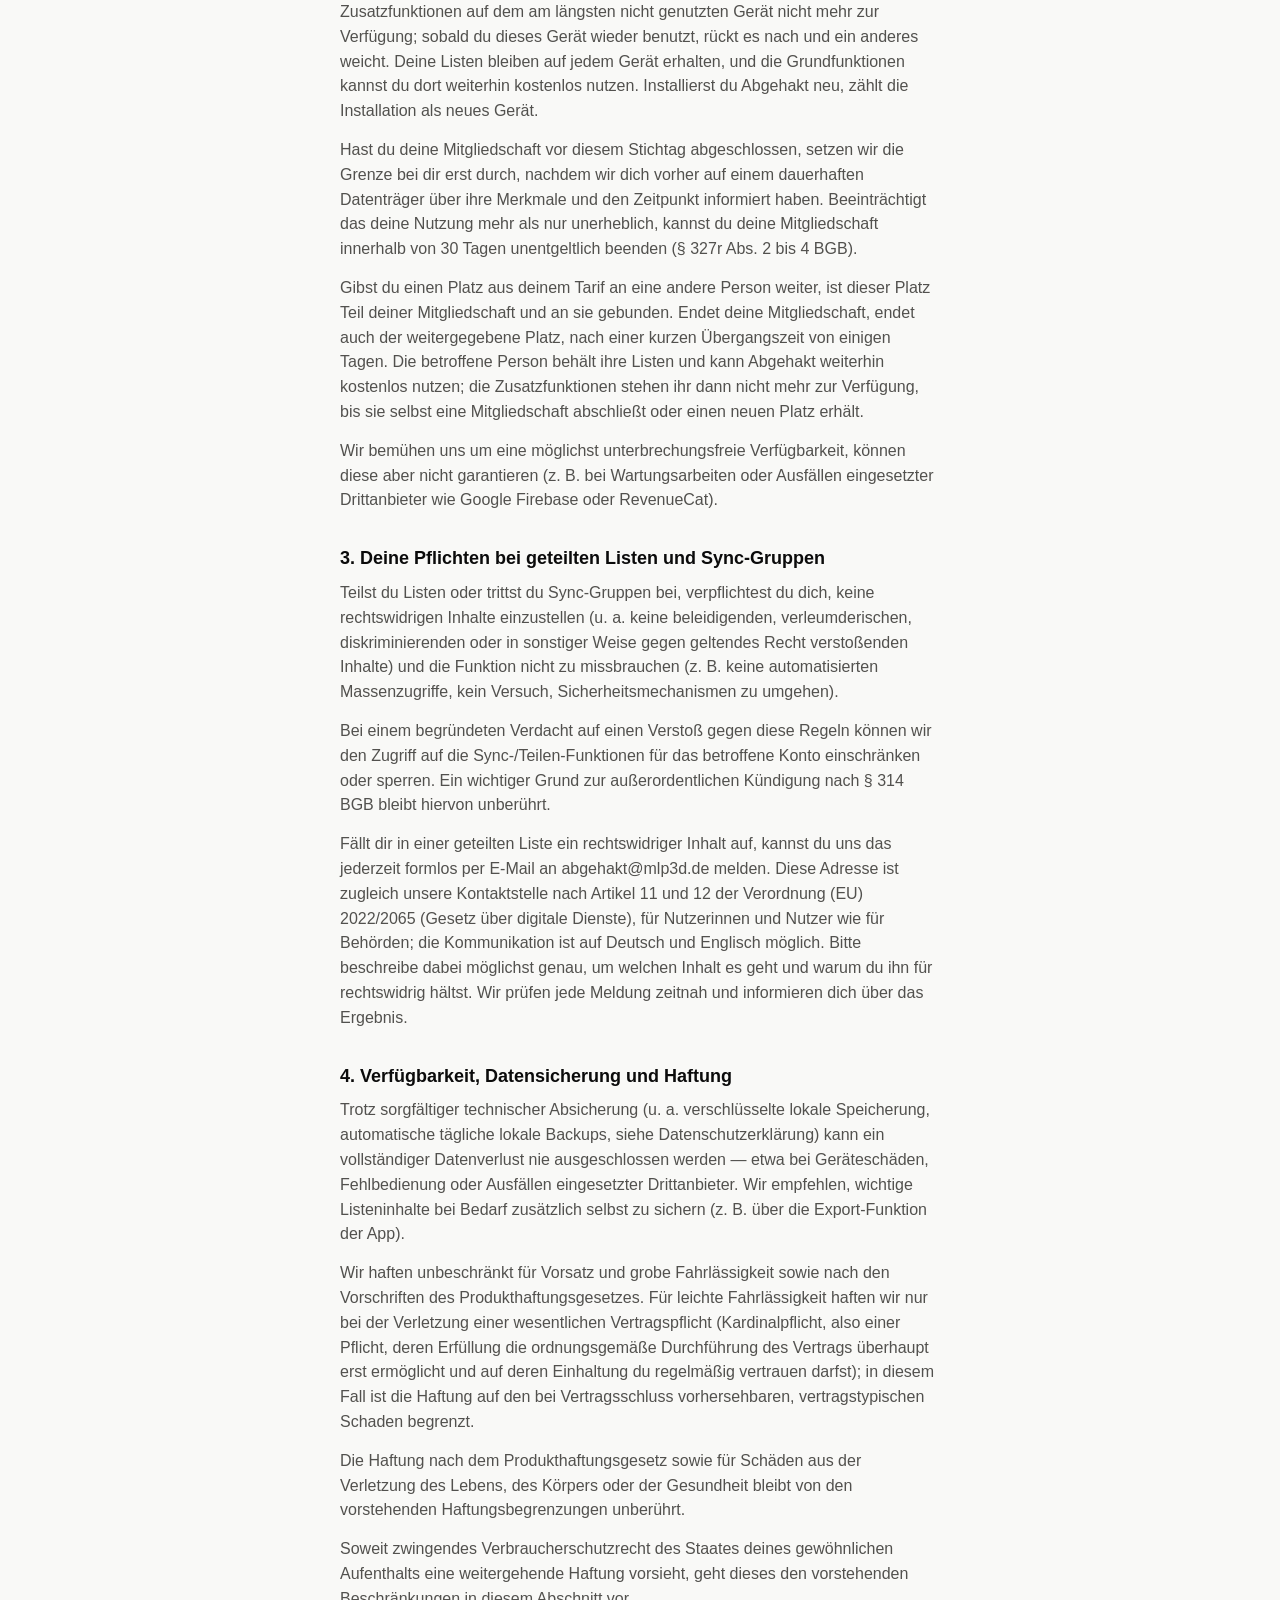
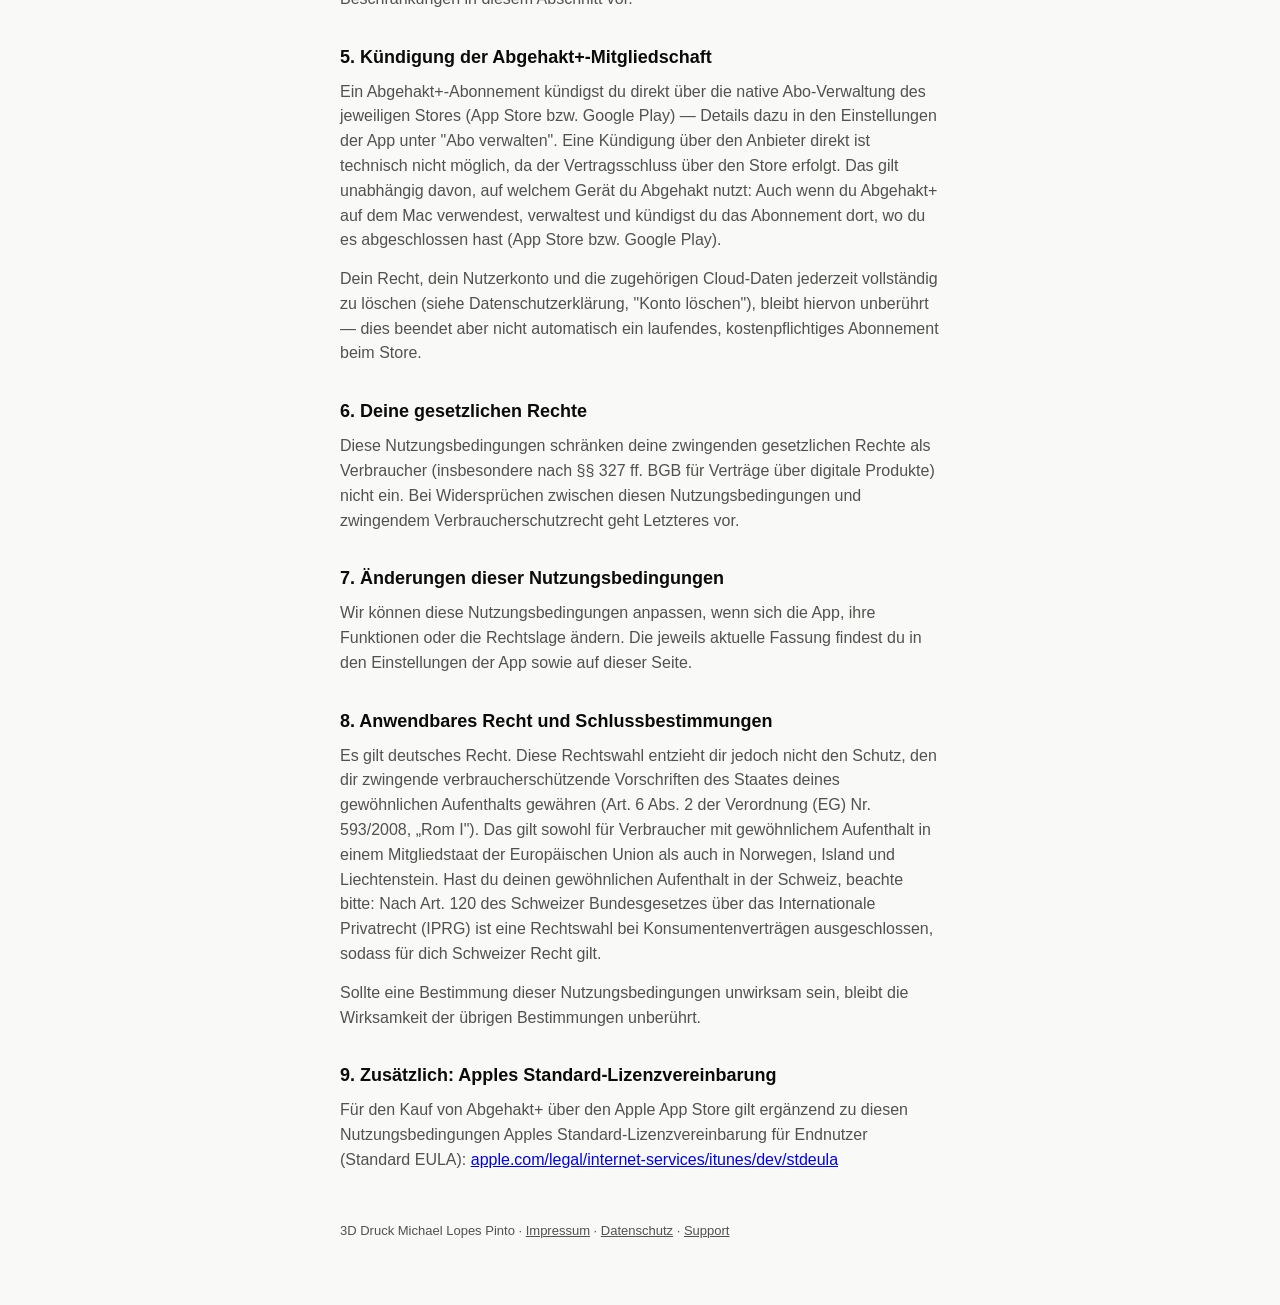
<file: nutzungsbedingungen.html>
<!doctype html>
<html lang="de">
<head>
<meta charset="utf-8">
<meta name="viewport" content="width=device-width, initial-scale=1">
<title>Abgehakt — Nutzungsbedingungen</title>
<link rel="stylesheet" href="style.css">
</head>
<body>
<div class="wrap">
  <header class="top">
    <div class="logo">A</div>
    <div class="name">Abgehakt</div>
  </header>

  <nav class="pages">
    <a href="index.html">Support</a>
    <a href="datenschutz.html">Datenschutzerklärung</a>
    <a href="nutzungsbedingungen.html">Nutzungsbedingungen</a>
    <a href="impressum.html">Impressum</a>
  </nav>

  <p style="font-size:0.85em;margin-bottom:1.5em;"><strong>Deutsch</strong> · <a href="nutzungsbedingungen-en.html">English</a> · <a href="nutzungsbedingungen-es.html">Español</a> · <a href="nutzungsbedingungen-pt.html">Português</a> · <a href="nutzungsbedingungen-fr.html">Français</a></p>

  <h1>Nutzungsbedingungen</h1>
  <p class="stand" style="margin-top:0;">Stand: 1. September 2026</p>

  <h2>1. Geltungsbereich und Vertragspartner</h2>
  <p>Diese Nutzungsbedingungen gelten für die Nutzung der App "Abgehakt" sowie der optionalen Zusatzfunktionen unter der Bezeichnung "Abgehakt+". Anbieter und Vertragspartner für die Bereitstellung der App und ihrer Funktionen ist:</p>
  <p>Michael Lopes Pinto<br>
  handelnd unter: 3D Druck Michael Lopes Pinto (Einzelunternehmen)<br>
  Staufener Str. 26<br>
  79189 Bad Krozingen<br>
  Deutschland<br>
  E-Mail: info@mlp3d.de</p>
  <p>Für den Bezug von Abgehakt+ über ein In-App-Abonnement wickelst du den eigentlichen Kaufvorgang mit dem jeweiligen App-Store-Betreiber ab (beim App Store: Apple Distribution International Ltd., Hollyhill Industrial Estate, Hollyhill, Cork, Irland; bei Google Play: Google Commerce Limited, 70 Sir John Rogerson's Quay, Dublin 2, D02R296, Irland). Zahlungsabwicklung, Rechnungsstellung und Kündigung des Abos laufen technisch ausschließlich über diesen Store. Vertragspartner für den eigentlichen Leistungsinhalt von Abgehakt+ (Freischaltung der Zusatzfunktionen) bleibt der oben genannte Anbieter.</p>
  <p>Abgehakt+ kann ausschließlich in der iPhone-/iPad-App oder in der Android-App abgeschlossen werden. In der Mac-App ist kein Abschluss möglich: Sie erkennt eine bestehende Mitgliedschaft automatisch, sobald du dich dort mit demselben Konto anmeldest, mit dem du Abgehakt+ abgeschlossen hast. Ohne Abgehakt+ bleiben auf dem Mac alle Grundfunktionen kostenlos nutzbar.</p>

  <h2>2. Leistungsbeschreibung</h2>
  <p>Abgehakt ist eine Listen-App (Einkauf, Aufgaben, wiederkehrende Erinnerungen und Notizen) für Android, iPhone/iPad und Mac. Die Grundfunktionen — Listen anlegen und bearbeiten, Erinnerungen, Notizen, Export und Import — sind dauerhaft kostenlos und lokal auf deinem Gerät nutzbar; dafür brauchst du weder ein Konto noch ein Abonnement. "Abgehakt+" schaltet gegen ein wiederkehrendes Entgelt die Zusatzfunktionen frei: das Teilen von Listen in Echtzeit, das Verbinden von Geräten per QR-Code, das Homescreen-Widget und beliebig viele Bausteine (eigene Stichwörter, aus denen beim Tippen mehrere fertige Einträge auf einmal entstehen; ohne Mitgliedschaft lassen sich bis zu drei anlegen). Das Teilen in Echtzeit, das Verbinden per QR-Code und das Homescreen-Widget setzen zusätzlich eine Anmeldung mit einem Google- oder Apple-Konto voraus; die Bausteine arbeiten ausschließlich lokal auf deinem Gerät und brauchen keine Anmeldung. Bereits angelegte Bausteine bleiben auf deinem Gerät gespeichert und wirken weiter, auch wenn deine Mitgliedschaft endet. Wie viele Personen gemeinsam auf geteilte Listen zugreifen können, richtet sich nach dem gewählten Tarif. Der Funktionsumfang kann sich je nach Plattform unterscheiden — auf dem Mac gibt es zum Beispiel kein Homescreen-Widget.</p>
  <p>Abgehakt+ gilt je Mitgliedschaft für so viele Geräte gleichzeitig, wie dein Tarif Plätze hat. Diese Grenze gehört zum gebuchten Leistungsumfang. Sie besteht, damit eine Mitgliedschaft nicht über den gebuchten Umfang hinaus genutzt wird und die laufenden Kosten für den Betrieb je Tarif kalkulierbar bleiben. Zusätzliche Kosten entstehen dir dadurch nicht.</p>
  <p>Technisch durchgesetzt wird diese Grenze ab dem 1. November 2026. Kommt danach ein Gerät über die Zahl deiner Plätze hinaus dazu, stehen die Zusatzfunktionen auf dem am längsten nicht genutzten Gerät nicht mehr zur Verfügung; sobald du dieses Gerät wieder benutzt, rückt es nach und ein anderes weicht. Deine Listen bleiben auf jedem Gerät erhalten, und die Grundfunktionen kannst du dort weiterhin kostenlos nutzen. Installierst du Abgehakt neu, zählt die Installation als neues Gerät.</p>
  <p>Hast du deine Mitgliedschaft vor diesem Stichtag abgeschlossen, setzen wir die Grenze bei dir erst durch, nachdem wir dich vorher auf einem dauerhaften Datenträger über ihre Merkmale und den Zeitpunkt informiert haben. Beeinträchtigt das deine Nutzung mehr als nur unerheblich, kannst du deine Mitgliedschaft innerhalb von 30 Tagen unentgeltlich beenden (§ 327r Abs. 2 bis 4 BGB).</p>
  <p>Gibst du einen Platz aus deinem Tarif an eine andere Person weiter, ist dieser Platz Teil deiner Mitgliedschaft und an sie gebunden. Endet deine Mitgliedschaft, endet auch der weitergegebene Platz, nach einer kurzen Übergangszeit von einigen Tagen. Die betroffene Person behält ihre Listen und kann Abgehakt weiterhin kostenlos nutzen; die Zusatzfunktionen stehen ihr dann nicht mehr zur Verfügung, bis sie selbst eine Mitgliedschaft abschließt oder einen neuen Platz erhält.</p>
  <p>Wir bemühen uns um eine möglichst unterbrechungsfreie Verfügbarkeit, können diese aber nicht garantieren (z. B. bei Wartungsarbeiten oder Ausfällen eingesetzter Drittanbieter wie Google Firebase oder RevenueCat).</p>

  <h2>3. Deine Pflichten bei geteilten Listen und Sync-Gruppen</h2>
  <p>Teilst du Listen oder trittst du Sync-Gruppen bei, verpflichtest du dich, keine rechtswidrigen Inhalte einzustellen (u. a. keine beleidigenden, verleumderischen, diskriminierenden oder in sonstiger Weise gegen geltendes Recht verstoßenden Inhalte) und die Funktion nicht zu missbrauchen (z. B. keine automatisierten Massenzugriffe, kein Versuch, Sicherheitsmechanismen zu umgehen).</p>
  <p>Bei einem begründeten Verdacht auf einen Verstoß gegen diese Regeln können wir den Zugriff auf die Sync-/Teilen-Funktionen für das betroffene Konto einschränken oder sperren. Ein wichtiger Grund zur außerordentlichen Kündigung nach § 314 BGB bleibt hiervon unberührt.</p>
  <p>Fällt dir in einer geteilten Liste ein rechtswidriger Inhalt auf, kannst du uns das jederzeit formlos per E-Mail an abgehakt@mlp3d.de melden. Diese Adresse ist zugleich unsere Kontaktstelle nach Artikel 11 und 12 der Verordnung (EU) 2022/2065 (Gesetz über digitale Dienste), für Nutzerinnen und Nutzer wie für Behörden; die Kommunikation ist auf Deutsch und Englisch möglich. Bitte beschreibe dabei möglichst genau, um welchen Inhalt es geht und warum du ihn für rechtswidrig hältst. Wir prüfen jede Meldung zeitnah und informieren dich über das Ergebnis.</p>

  <h2>4. Verfügbarkeit, Datensicherung und Haftung</h2>
  <p>Trotz sorgfältiger technischer Absicherung (u. a. verschlüsselte lokale Speicherung, automatische tägliche lokale Backups, siehe Datenschutzerklärung) kann ein vollständiger Datenverlust nie ausgeschlossen werden — etwa bei Geräteschäden, Fehlbedienung oder Ausfällen eingesetzter Drittanbieter. Wir empfehlen, wichtige Listeninhalte bei Bedarf zusätzlich selbst zu sichern (z. B. über die Export-Funktion der App).</p>
  <p>Wir haften unbeschränkt für Vorsatz und grobe Fahrlässigkeit sowie nach den Vorschriften des Produkthaftungsgesetzes. Für leichte Fahrlässigkeit haften wir nur bei der Verletzung einer wesentlichen Vertragspflicht (Kardinalpflicht, also einer Pflicht, deren Erfüllung die ordnungsgemäße Durchführung des Vertrags überhaupt erst ermöglicht und auf deren Einhaltung du regelmäßig vertrauen darfst); in diesem Fall ist die Haftung auf den bei Vertragsschluss vorhersehbaren, vertragstypischen Schaden begrenzt.</p>
  <p>Die Haftung nach dem Produkthaftungsgesetz sowie für Schäden aus der Verletzung des Lebens, des Körpers oder der Gesundheit bleibt von den vorstehenden Haftungsbegrenzungen unberührt.</p>
  <p>Soweit zwingendes Verbraucherschutzrecht des Staates deines gewöhnlichen Aufenthalts eine weitergehende Haftung vorsieht, geht dieses den vorstehenden Beschränkungen in diesem Abschnitt vor.</p>

  <h2>5. Kündigung der Abgehakt+-Mitgliedschaft</h2>
  <p>Ein Abgehakt+-Abonnement kündigst du direkt über die native Abo-Verwaltung des jeweiligen Stores (App Store bzw. Google Play) — Details dazu in den Einstellungen der App unter "Abo verwalten". Eine Kündigung über den Anbieter direkt ist technisch nicht möglich, da der Vertragsschluss über den Store erfolgt. Das gilt unabhängig davon, auf welchem Gerät du Abgehakt nutzt: Auch wenn du Abgehakt+ auf dem Mac verwendest, verwaltest und kündigst du das Abonnement dort, wo du es abgeschlossen hast (App Store bzw. Google Play).</p>
  <p>Dein Recht, dein Nutzerkonto und die zugehörigen Cloud-Daten jederzeit vollständig zu löschen (siehe Datenschutzerklärung, "Konto löschen"), bleibt hiervon unberührt — dies beendet aber nicht automatisch ein laufendes, kostenpflichtiges Abonnement beim Store.</p>

  <h2>6. Deine gesetzlichen Rechte</h2>
  <p>Diese Nutzungsbedingungen schränken deine zwingenden gesetzlichen Rechte als Verbraucher (insbesondere nach §§ 327 ff. BGB für Verträge über digitale Produkte) nicht ein. Bei Widersprüchen zwischen diesen Nutzungsbedingungen und zwingendem Verbraucherschutzrecht geht Letzteres vor.</p>

  <h2>7. Änderungen dieser Nutzungsbedingungen</h2>
  <p>Wir können diese Nutzungsbedingungen anpassen, wenn sich die App, ihre Funktionen oder die Rechtslage ändern. Die jeweils aktuelle Fassung findest du in den Einstellungen der App sowie auf dieser Seite.</p>

  <h2>8. Anwendbares Recht und Schlussbestimmungen</h2>
  <p>Es gilt deutsches Recht. Diese Rechtswahl entzieht dir jedoch nicht den Schutz, den dir zwingende verbraucherschützende Vorschriften des Staates deines gewöhnlichen Aufenthalts gewähren (Art. 6 Abs. 2 der Verordnung (EG) Nr. 593/2008, „Rom I"). Das gilt sowohl für Verbraucher mit gewöhnlichem Aufenthalt in einem Mitgliedstaat der Europäischen Union als auch in Norwegen, Island und Liechtenstein. Hast du deinen gewöhnlichen Aufenthalt in der Schweiz, beachte bitte: Nach Art. 120 des Schweizer Bundesgesetzes über das Internationale Privatrecht (IPRG) ist eine Rechtswahl bei Konsumentenverträgen ausgeschlossen, sodass für dich Schweizer Recht gilt.</p>
  <p>Sollte eine Bestimmung dieser Nutzungsbedingungen unwirksam sein, bleibt die Wirksamkeit der übrigen Bestimmungen unberührt.</p>

  <h2>9. Zusätzlich: Apples Standard-Lizenzvereinbarung</h2>
  <p>Für den Kauf von Abgehakt+ über den Apple App Store gilt ergänzend zu diesen Nutzungsbedingungen Apples Standard-Lizenzvereinbarung für Endnutzer (Standard EULA): <a href="https://www.apple.com/legal/internet-services/itunes/dev/stdeula/">apple.com/legal/internet-services/itunes/dev/stdeula</a></p>

  <footer>
    3D Druck Michael Lopes Pinto · <a href="impressum.html" style="color:inherit;">Impressum</a> · <a href="datenschutz.html" style="color:inherit;">Datenschutz</a> · <a href="index.html" style="color:inherit;">Support</a>
  </footer>
</div>
</body>
</html>
</file>
<file: style.css>
:root {
  color-scheme: light dark;
  --accent: #0A84FF;
  --bg: #f9f9f7;
  --surface: #ffffff;
  --text: #0b0b0b;
  --text-secondary: #52514e;
  --border: rgba(11, 11, 11, 0.1);
}

@media (prefers-color-scheme: dark) {
  :root {
    --bg: #0d0d0d;
    --surface: #1a1a19;
    --text: #ffffff;
    --text-secondary: #c3c2b7;
    --border: rgba(255, 255, 255, 0.1);
  }
}

* {
  box-sizing: border-box;
}

body {
  margin: 0;
  background: var(--bg);
  color: var(--text);
  font-family: -apple-system, BlinkMacSystemFont, "Segoe UI", Roboto, sans-serif;
  line-height: 1.55;
}

.wrap {
  max-width: 640px;
  margin: 0 auto;
  padding: 32px 20px 64px;
}

header.top {
  display: flex;
  align-items: center;
  gap: 10px;
  margin-bottom: 28px;
}

header.top .logo {
  width: 36px;
  height: 36px;
  border-radius: 9px;
  background: var(--accent);
  display: flex;
  align-items: center;
  justify-content: center;
  color: #fff;
  font-weight: 700;
  font-size: 18px;
}

header.top .name {
  font-size: 19px;
  font-weight: 700;
}

nav.pages {
  display: flex;
  gap: 16px;
  margin-bottom: 28px;
  flex-wrap: wrap;
}

nav.pages a {
  color: var(--accent);
  text-decoration: none;
  font-size: 14px;
  font-weight: 600;
}

nav.pages a:hover {
  text-decoration: underline;
}

h1 {
  font-size: 26px;
  margin: 0 0 6px;
}

h2 {
  font-size: 18px;
  margin: 32px 0 8px;
}

p {
  color: var(--text-secondary);
  margin: 0 0 14px;
}

.card {
  background: var(--surface);
  border: 1px solid var(--border);
  border-radius: 16px;
  padding: 20px 22px;
  margin-bottom: 16px;
}

.card a {
  color: var(--accent);
  font-weight: 600;
  text-decoration: none;
}

.card a:hover {
  text-decoration: underline;
}

.stand {
  color: var(--text-secondary);
  font-size: 13px;
  margin-top: 40px;
}

footer {
  margin-top: 48px;
  font-size: 13px;
  color: var(--text-secondary);
}
</file>
